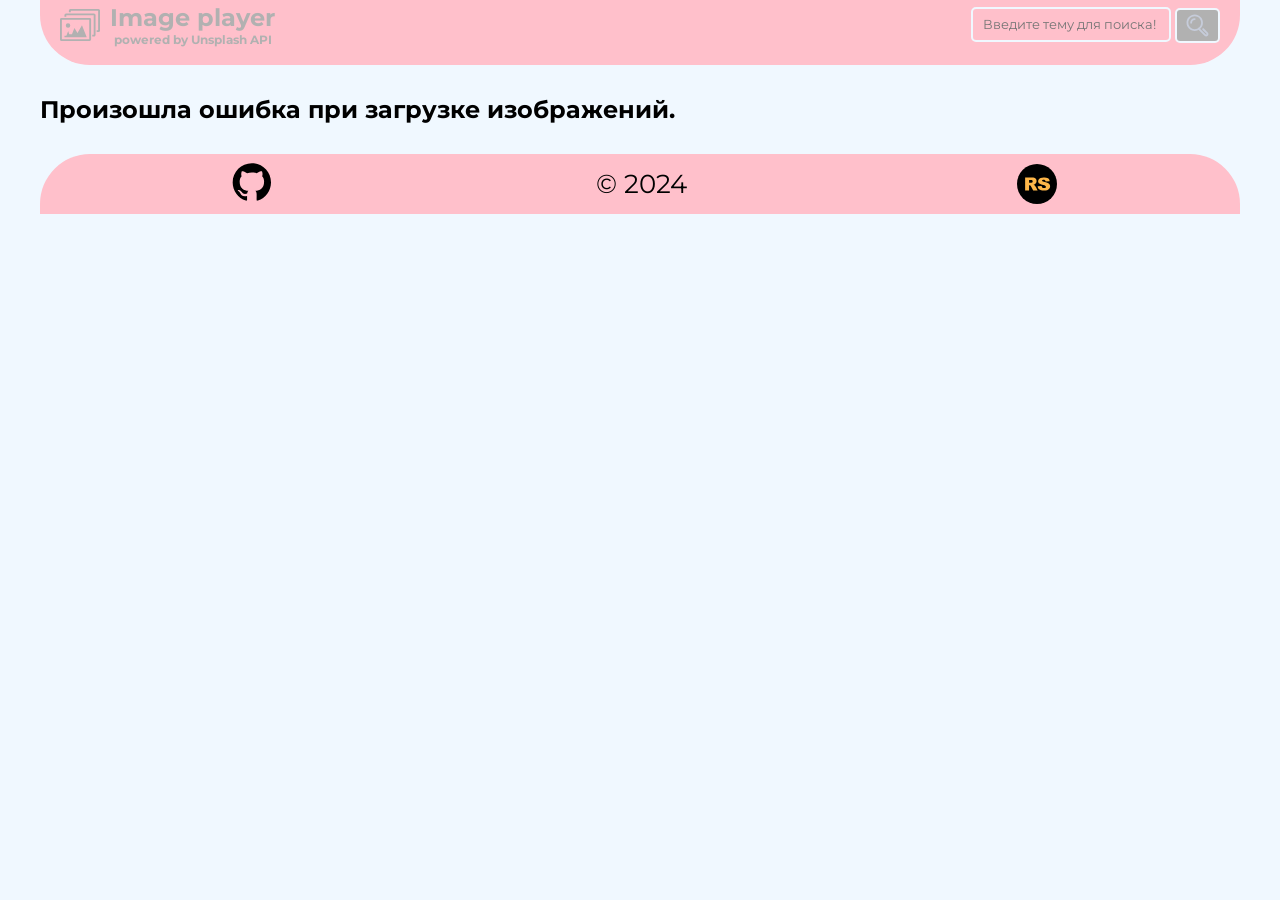
<file: image-gallery/index.html>
<!DOCTYPE html>
<html lang="en">
<head>
    <meta charset="UTF-8">
    <meta name="viewport" content="width=device-width, initial-scale=1.0">
    <meta http-equiv="X-UA-Compatible" content="ie=edge">

    <title>Image Gallery</title>
    <!--add favicon here -->
    <link rel="apple-touch-icon" sizes="180x180" href="assets/icons/favicon/apple-touch-icon.png">
    <link rel="icon" type="image/png" sizes="32x32" href="assets/icons/favicon/favicon-32x32.png">
    <link rel="icon" type="image/png" sizes="16x16" href="assets/icons/favicon/favicon-16x16.png">
    <!--add styles here -->
    <link rel="stylesheet" href="css/style.css">
</head>

<body>
    <header>
        <div class="container">
            <div class="header_wrapper">
                <div class="header_logo">
                    <div class="header_image">
                        <svg id="Layer_1" data-name="Layer 1" xmlns="http://www.w3.org/2000/svg" viewBox="0 0 122.88 98.27"><title>photos</title><path d="M4.84,27.31H90.76a4.77,4.77,0,0,1,3.4,1.41,4.84,4.84,0,0,1,1.41,3.4V93.47a4.75,4.75,0,0,1-1.41,3.39,1.36,1.36,0,0,1-.25.22,4.67,4.67,0,0,1-3.18,1.19H4.81A4.81,4.81,0,0,1,0,93.47V32.12a4.77,4.77,0,0,1,1.41-3.4,4.83,4.83,0,0,1,3.4-1.41ZM32.15,0h85.92a4.77,4.77,0,0,1,3.4,1.41,4.84,4.84,0,0,1,1.41,3.4V66.16a4.75,4.75,0,0,1-1.41,3.39,1.09,1.09,0,0,1-.25.22A4.67,4.67,0,0,1,118,71h-5.38V65.22h4.51V5.71H33.06v4.2H27.31V4.81a4.77,4.77,0,0,1,1.41-3.4A4.84,4.84,0,0,1,32.12,0ZM18.5,13.66h85.92a4.75,4.75,0,0,1,3.39,1.41,4.8,4.8,0,0,1,1.41,3.39V79.81a4.77,4.77,0,0,1-1.41,3.4,1.4,1.4,0,0,1-.25.22,4.67,4.67,0,0,1-3.18,1.19H99V78.88h4.51V19.37H19.4v4.2H13.65V18.46a4.81,4.81,0,0,1,4.81-4.8ZM24.68,44a6.9,6.9,0,1,1-6.89,6.89A6.89,6.89,0,0,1,24.68,44Zm29,29.59L67.49,49.71,82.14,86.77H13.77V82.18l5.74-.29,5.75-14.08,2.87,10.06h8.62l7.47-19.25L53.7,73.56ZM89.86,33H5.75V92.53H89.86V33Z"/></svg>
                    </div>
                    <div class="header_text">
                        <h1>Image player</h1>
                        <h2>powered by Unsplash API</h2>
                    </div>
                </div>
                <div class="header_search">
                    <label>
                        <input id="search_input" type="text"  placeholder="Введите тему для поиска!">
                    </label>
                    <button id="search_button">
                        <svg class="svg-icon" style="vertical-align: middle;fill: currentColor;overflow: hidden;" viewBox="0 0 1024 1024" version="1.1" xmlns="http://www.w3.org/2000/svg"><path d="M398.9 735.5c-185.4 0-336.3-150.9-336.3-336.3C62.7 213.9 213.5 63 398.9 63s336.2 150.9 336.2 336.2c0.1 185.4-150.8 336.3-336.2 336.3m0-597.8c-144.2 0-261.5 117.3-261.5 261.5s117.4 261.5 261.5 261.5c144.2 0 261.5-117.3 261.5-261.5 0.1-144.2-117.3-261.5-261.5-261.5" fill="#C6CCDA" /><path d="M865.9 959.6c-23.9 0-47.8-9.1-66-27.3L540.3 672.6c-14.6-14.6-14.6-38.3 0-52.8 14.6-14.6 38.2-14.6 52.8 0l259.6 259.7c7.4 7.4 19 7.4 26.4 0 3.7-3.7 5.5-8.1 5.5-13.2s-1.9-9.5-5.5-13.2L717.9 691.8c-14.6-14.6-14.6-38.2 0-52.8 14.6-14.6 38.2-14.6 52.8 0l161.2 161.2c17.7 17.7 27.4 41.1 27.4 66s-9.7 48.3-27.4 66c-18.2 18.2-42.1 27.4-66 27.4M249.5 436.6c-20.6 0-37.3-16.7-37.3-37.4 0-103 83.8-186.8 186.8-186.8 20.6 0 37.3 16.7 37.3 37.4 0 20.6-16.7 37.3-37.3 37.3-61.8 0-112.1 50.3-112.1 112.1 0 20.6-16.8 37.4-37.4 37.4" fill="#C6CCDA" /></svg>
                    </button>
                </div>
            </div>
        </div>
    </header>
    <section class="gallery">
        <div class="container">
            <div class="gallery_wrapper" id="gallery">
            </div>
        </div>
    </section>
    <footer>
        <div class="container">
            <div class="footer_wrapper">
                <div class="footer_github">
                    <a href="https://github.com/montaana01">
                        <span>&nbsp;</span>
                        <svg height="40" aria-hidden="true" viewBox="0 0 24 24" version="1.1" width="40" data-view-component="true">
                            <path d="M12.5.75C6.146.75 1 5.896 1 12.25c0 5.089 3.292 9.387 7.863 10.91.575.101.79-.244.79-.546 0-.273-.014-1.178-.014-2.142-2.889.532-3.636-.704-3.866-1.35-.13-.331-.69-1.352-1.18-1.625-.402-.216-.977-.748-.014-.762.906-.014 1.553.834 1.769 1.179 1.035 1.74 2.688 1.25 3.349.948.1-.747.402-1.25.733-1.538-2.559-.287-5.232-1.279-5.232-5.678 0-1.25.445-2.285 1.178-3.09-.115-.288-.517-1.467.115-3.048 0 0 .963-.302 3.163 1.179.92-.259 1.897-.388 2.875-.388.977 0 1.955.13 2.875.388 2.2-1.495 3.162-1.179 3.162-1.179.633 1.581.23 2.76.115 3.048.733.805 1.179 1.825 1.179 3.09 0 4.413-2.688 5.39-5.247 5.678.417.36.776 1.05.776 2.128 0 1.538-.014 2.774-.014 3.162 0 .302.216.662.79.547C20.709 21.637 24 17.324 24 12.25 24 5.896 18.854.75 12.5.75Z"></path>
                        </svg>
                    </a>
                </div>
                <div class="footer_copyright">
                    <a href="https://github.com/rolling-scopes-school/montaana01-JSFEPRESCHOOL2024Q2">© 2024</a>
                </div>
                <div class="footer_logo">
                    <a href="https://rs.school/courses/javascript-preschool-ru"><span>&nbsp;</span><img src="assets/icons/rss-logo.svg" alt="The Rolling Scopes School"></a>
                </div>
            </div>
        </div>
    </footer>
    <script src="js/script.js"></script>
</body>
</html>
</file>
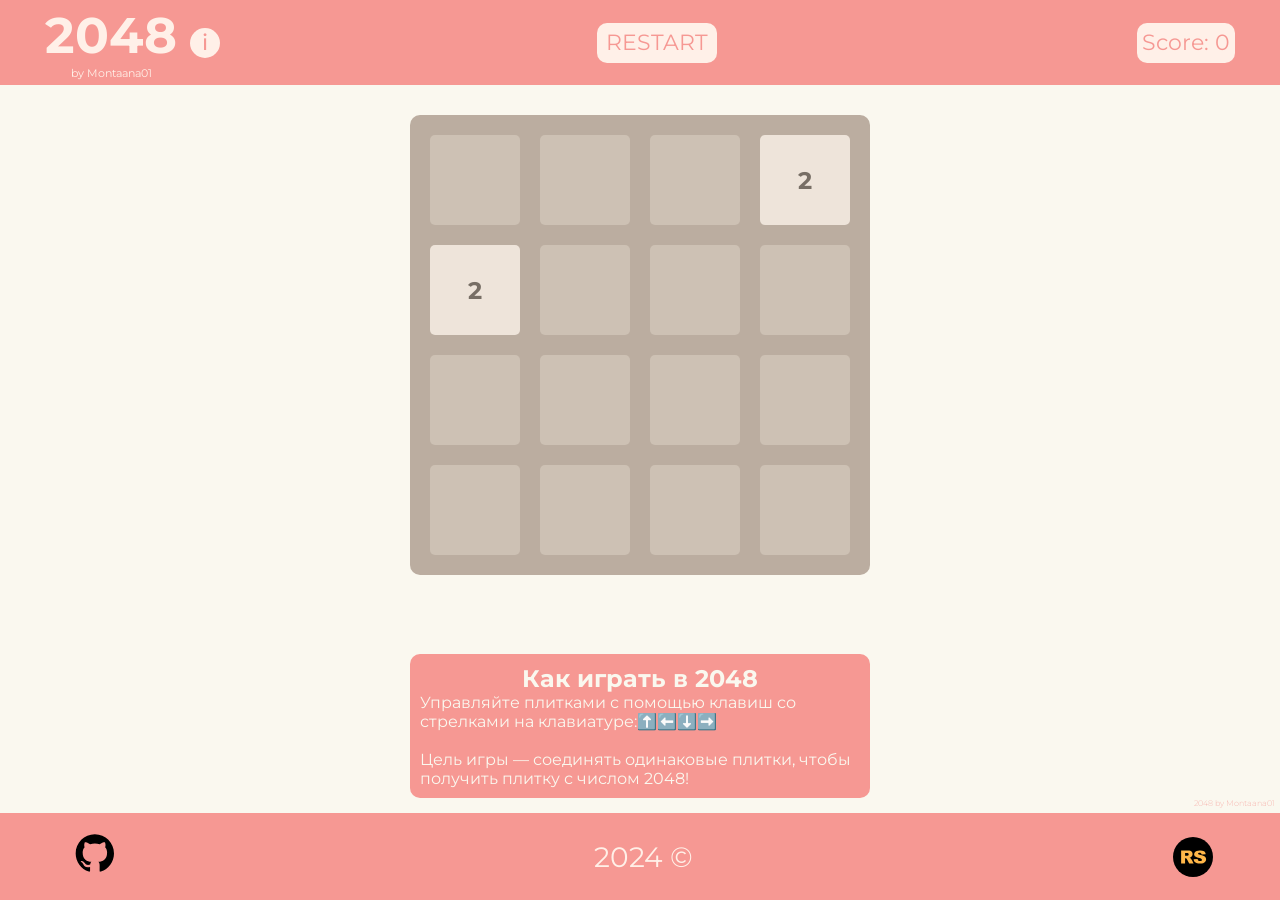
<file: random-game/index.html>
<!DOCTYPE html>
<html lang="en">
<head>
    <meta charset="UTF-8">
    <meta name="viewport" content="width=device-width, initial-scale=1.0">
    <meta http-equiv="X-UA-Compatible" content="ie=edge">
    <title>2048 Game</title>
    <!--add favicon here -->
    <link rel="apple-touch-icon" sizes="180x180" href="assets/icons/favicon/apple-touch-icon.png">
    <link rel="icon" type="image/png" sizes="32x32" href="assets/icons/favicon/favicon-32x32.png">
    <link rel="icon" type="image/png" sizes="16x16" href="assets/icons/favicon/favicon-16x16.png">
    <!--add styles here -->
    <link rel="stylesheet" href="css/style.css">
</head>
<body>
<header>
    <div class="header">
        <div class="container">
            <div class="header_wrapper">
                <a class="header_logo" href="pages/main">
                    <h1>2048</h1>
                    <h2>by Montaana01</h2>
                </a>
                <button class="header_info" id="info"><span>i</span></button>
                <button class="btn" id="restart">restart</button>
                <div class="header_score">
                    <p>Score:&nbsp;</p>
                    <div class="header_score_counter" id="score"></div>
                </div>
            </div>
        </div>
    </div>
</header>
<section class="game">
    <div class="container">
        <h2 class="game_description">2048 by Montaana01</h2>
        <div class="game_wrapper" id="wrapper">
            <div class="game_block"></div>
            <div class="game_block c2 active">2</div>
            <div class="game_block"></div>
            <div class="game_block"></div>
            <div class="game_block"></div>
            <div class="game_block"></div>
            <div class="game_block"></div>
            <div class="game_block"></div>
            <div class="game_block"></div>
            <div class="game_block"></div>
            <div class="game_block c256 active">256</div>
            <div class="game_block c512 active">512</div>
            <div class="game_block"></div>
            <div class="game_block"></div>
            <div class="game_block c16 active">16</div>
            <div class="game_block c4 active">4</div>
        </div>
        <div class="game_controls">
            <div class="up btn" id="up">&#8679;</div>
            <div class="game_controls-sides">
                <div class="left btn" id="left">&#8678;</div>
                <div class="right btn" id="right">&#8680;</div>
            </div>
            <div class="down btn" id="down">&#8681;</div>
        </div>
        <div class="game_modal" id="modal">
            <div class="game_modal_wrapper" id="modal_wrapper">
                <span class="game_modal_wrapper_close-button" id="close">&times;</span>
                <h2>GAME OVER!</h2>
                <div class="game_modal_wrapper_high-score">
                    <h3>Your score: <span id="modal_score">0</span></h3>
                </div>
                <table class="game_modal_wrapper_stats">
                        <tr>
                            <td>Count moves:</td>
                            <td><span id="count_moves">0</span></td>
                        </tr>
                        <tr>
                            <td>Total time:</td>
                            <td><span id="spent_time">00:00</span></td>
                        </tr>
                        <tr>
                            <td>High scores:</td>
                            <td><span id="high_score">0</span></td>
                        </tr>
                    </table>
                <h3 id="h3">Top 10 High Scores:</h3>
                <table id="top_table">
                    <thead>
                    <tr>
                        <th>№</th>
                        <th>Score</th>
                        <th>Date</th>
                        <th>Moves</th>
                    </tr>
                    </thead>
                    <tbody>
                    </tbody>
                </table>
                <button id="restart_modal" class="btn">RESTART</button>
            </div>
        </div>
        <div class="game_popup">
            <div class="game_popup_wrapper">
                <h2>Как играть в 2048</h2>
                <p>Управляйте плитками с помощью клавиш со стрелками на клавиатуре:⬆️⬅️⬇️➡️</p><br>
                <p>Цель игры — соединять одинаковые плитки, чтобы получить плитку с числом 2048!</p>
            </div>
        </div>
    </div>
</section>
<footer>
    <div class="footer">
        <div class="container">
            <div class="footer_wrapper">
                <div class="footer_github">
                    <a href="https://github.com/montaana01">
                        <span>&nbsp;</span>
                        <svg height="40" aria-hidden="true" viewBox="0 0 24 24" version="1.1" width="40" data-view-component="true" class="octicon octicon-mark-github v-align-middle color-fg-default">
                            <path d="M12.5.75C6.146.75 1 5.896 1 12.25c0 5.089 3.292 9.387 7.863 10.91.575.101.79-.244.79-.546 0-.273-.014-1.178-.014-2.142-2.889.532-3.636-.704-3.866-1.35-.13-.331-.69-1.352-1.18-1.625-.402-.216-.977-.748-.014-.762.906-.014 1.553.834 1.769 1.179 1.035 1.74 2.688 1.25 3.349.948.1-.747.402-1.25.733-1.538-2.559-.287-5.232-1.279-5.232-5.678 0-1.25.445-2.285 1.178-3.09-.115-.288-.517-1.467.115-3.048 0 0 .963-.302 3.163 1.179.92-.259 1.897-.388 2.875-.388.977 0 1.955.13 2.875.388 2.2-1.495 3.162-1.179 3.162-1.179.633 1.581.23 2.76.115 3.048.733.805 1.179 1.825 1.179 3.09 0 4.413-2.688 5.39-5.247 5.678.417.36.776 1.05.776 2.128 0 1.538-.014 2.774-.014 3.162 0 .302.216.662.79.547C20.709 21.637 24 17.324 24 12.25 24 5.896 18.854.75 12.5.75Z"></path>
                        </svg>
                    </a>
                </div>
                <div class="footer_copyright">
                    <a href="https://github.com/rolling-scopes-school/montaana01-JSFEPRESCHOOL2024Q2">2024 ©</a>
                </div>
                <div class="footer_logo">
                    <a href="https://rs.school/courses/javascript-preschool-ru"><img src="assets/icons/rss-logo.svg" alt="The Rolling Scopes School"><span>&nbsp;</span></a>
                </div>
            </div>
        </div>
    </div>
</footer>
<script src="js/script.js"></script>
</body>
</html>
</file>
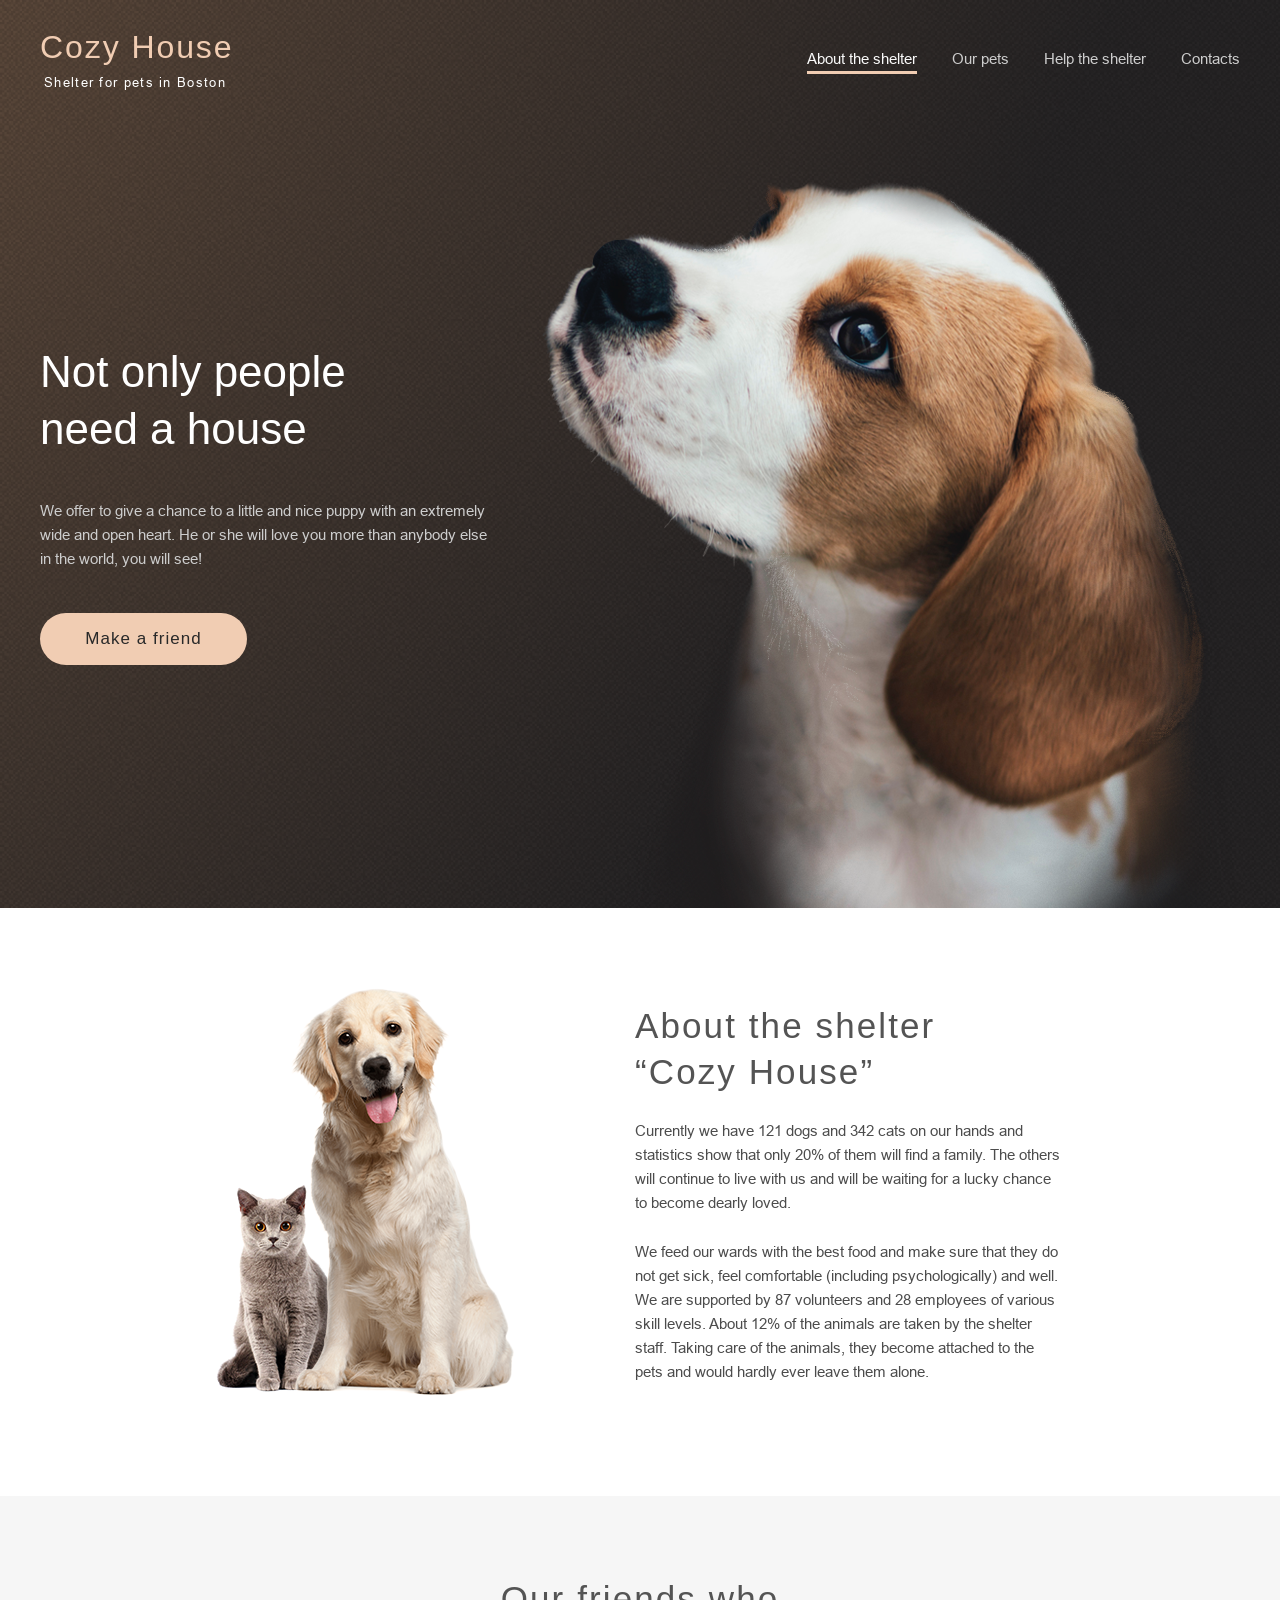
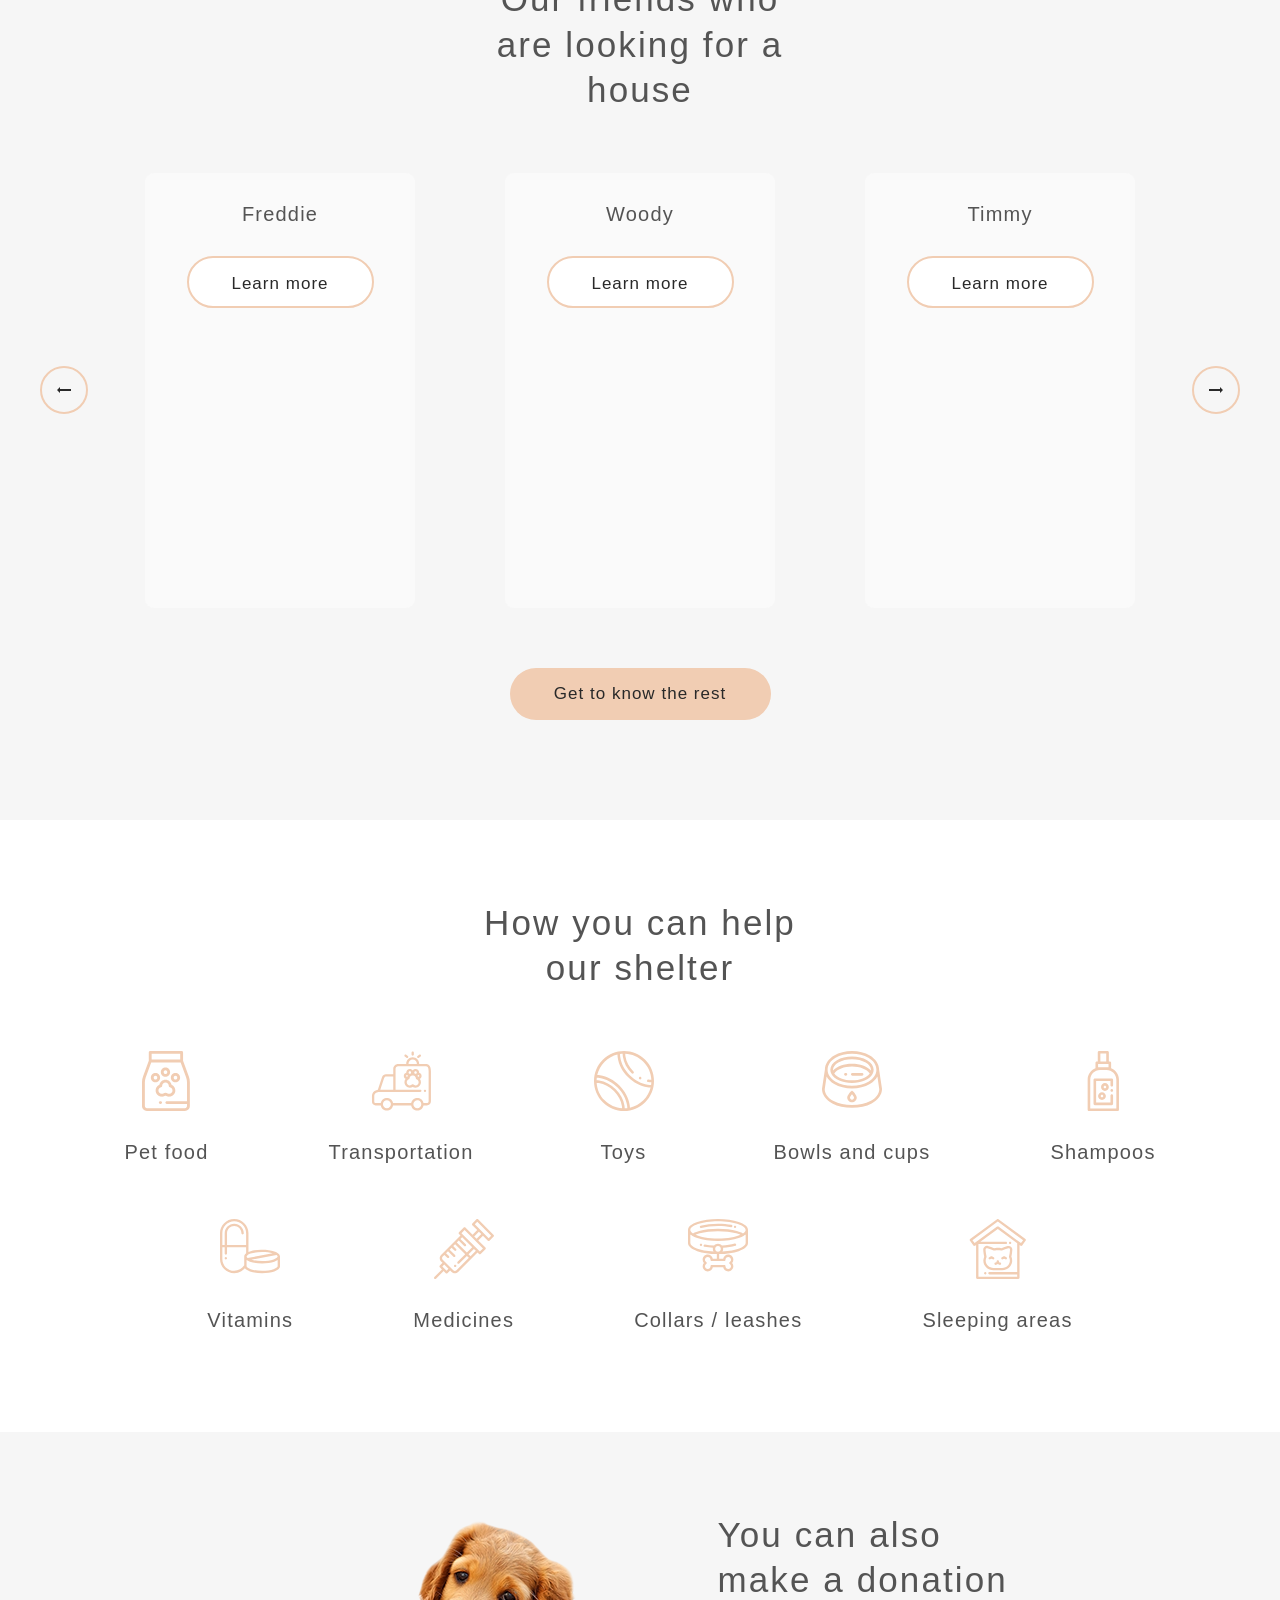
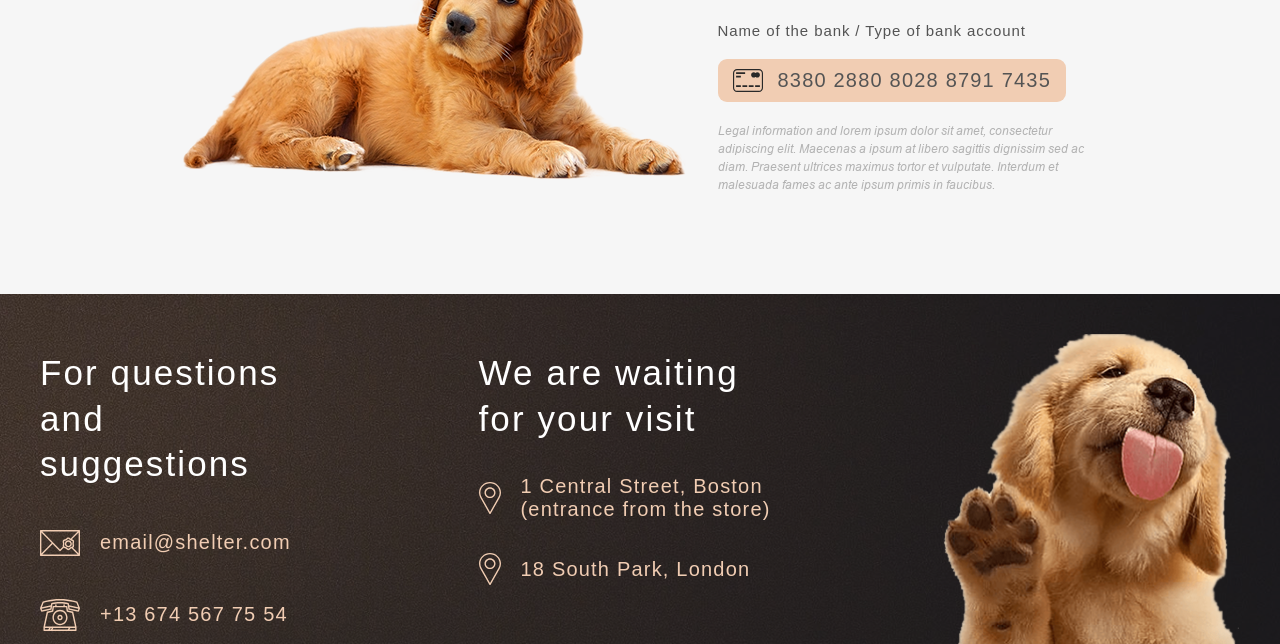
<file: shelter/index.html>
<!DOCTYPE html>
<html lang="en">
<head>
    <meta charset="UTF-8">
    <meta name="viewport" content="width=device-width, initial-scale=1.0">
    <meta http-equiv="X-UA-Compatible" content="ie=edge">
    <title>Cozy House</title>
    <!--favicon from logo -->
    <link rel="apple-touch-icon" sizes="180x180" href="assets/icons/apple-touch-icon.png">
    <link rel="icon" type="image/png" sizes="32x32" href="assets/icons/favicon-32x32.png">
    <link rel="icon" type="image/png" sizes="16x16" href="assets/icons/favicon-16x16.png">
    <meta name="msapplication-TileColor" content="#da532c">
    <meta name="theme-color" content="#ffffff">
    <!--favicon from logo end -->
    <link rel="stylesheet" href="style.css">
</head>
<body>
    <header id="overflow" class="overflow">
        <div class="container">
            <div class="header_wrapper">
                <div class="header_logo">
                    <a href="#" class="link">
                        <h1 class="header_title title">Cozy House</h1>
                        <div class="header_subtitle subtitle">Shelter for pets in Boston</div>
                    </a>
                </div>
                <div class="header_container" id="header_container">
                    <div class="header_overlay" id="header_overlay"></div>
                    <nav class="header_navigation" id="header_navigation">
                        <ul>
                            <li class="nav_item active">About the shelter</li>
                            <li class="nav_item link"><a href="pages/pets/pets.html">Our pets</a></li>
                            <li class="nav_item link"><a href="#help">Help the shelter</a></li>
                            <li class="nav_item link"><a href="#contacts">Contacts</a></li>
                        </ul>
                    </nav>
                </div>
                <div class="header_hamburger" id="header_hamburger">
                    <span></span>
                    <span></span>
                    <span></span>
                </div>
            </div>
        </div>
    </header>
    <main>
        <section class="not_only">
            <div class="container">
                <div class="not_only_wrapper">
                    <div class="not_only_wrapper-item">
                        <h2>Not only people need a house</h2>
                        <p class="l">We offer to give a chance to a little and nice
                            puppy with an extremely wide and open heart.
                            He or she will love you more than anybody else in the world, you will see!
                        </p>
                        <a class="not_only_button button" href="#our_pets">Make a friend</a>
                    </div>
                    <div class="not_only_wrapper-item">
                        <img src="assets/images/start-screen-puppy.png" alt="Puppy Start Screen">
                    </div>
                </div>
            </div>
        </section>
        <section class="about">
            <div class="container">
                <div class="about_wrapper">
                    <div class="about_picture">
                        <img src="assets/images/about-pets.png" alt="About Our Pets">
                    </div>
                    <div class="about_textarea">
                        <h3>About the shelter <br> “Cozy House”</h3>
                        <p class="l">Currently we have 121 dogs and 342 cats
                            on our hands and statistics show that only 20% of
                            them will find a family. The others will continue
                            to live with us and will be waiting for a lucky
                            chance to become dearly loved.
                        </p>
                        <p class="l">We feed our wards with the best food and
                            make sure that they do not get sick, feel comfortable
                            (including psychologically) and well. We are supported
                            by 87 volunteers and 28 employees of various skill levels.
                            About 12% of the animals are taken by the shelter staff.
                            Taking care of the animals, they become attached to the
                            pets and would hardly ever leave them alone.</p>
                    </div>
                </div>
            </div>
        </section>
        <section class="pets" id="our_pets">
            <div class="container">
                <h3 class="pets_header">Our friends who<br>
                    are looking for a house
                </h3>
                <div class="pets_carousel">
                    <div class="pets_arrows">
                        <div class="pets_arrow" id="pets_arrow-left">
                            <svg width="14" height="6" viewBox="0 0 14 6" fill="none" xmlns="http://www.w3.org/2000/svg">
                                <path d="M14 2V4H3V6L0 3L3 0V2H14Z" fill="#292929" />
                            </svg>
                        </div>
                        <div class="pets_arrow" id="pets_arrow-right">
                            <svg width="14" height="6" viewBox="0 0 14 6" fill="none" xmlns="http://www.w3.org/2000/svg">
                                <path d="M0 4V2L11 2V0L14 3L11 6V4L0 4Z" fill="#292929" />
                            </svg>
                        </div>
                    </div>
                    <div class="pets_wrapper">
                    </div>
                    <div class="pets_popup" id="pets_popup">
                        <div class="pets_popup-overlay pets_popup-hidden" id="pets_overlay"></div>
                        <div class="pets_popup-card pets_popup-hidden" id="pets_card">
                            <div class="pets_popup-card_close" id="pets_close">
                                <svg width="12" height="12" viewBox="0 0 12 12" fill="none" xmlns="http://www.w3.org/2000/svg">
                                    <path fill-rule="evenodd" clip-rule="evenodd" d="M7.42618 6.00003L11.7046 1.72158C12.0985 1.32775 12.0985 0.689213 11.7046 0.295433C11.3108 -0.0984027 10.6723 -0.0984027 10.2785 0.295433L5.99998 4.57394L1.72148 0.295377C1.32765 -0.098459 0.68917 -0.098459 0.295334 0.295377C-0.0984448 0.689213 -0.0984448 1.32775 0.295334 1.72153L4.57383 5.99997L0.295334 10.2785C-0.0984448 10.6723 -0.0984448 11.3108 0.295334 11.7046C0.68917 12.0985 1.32765 12.0985 1.72148 11.7046L5.99998 7.42612L10.2785 11.7046C10.6723 12.0985 11.3108 12.0985 11.7046 11.7046C12.0985 11.3108 12.0985 10.6723 11.7046 10.2785L7.42618 6.00003Z" fill="#292929" />
                                </svg>
                            </div>
                            <div class="pets_popup-card_wrapper">
                                <div class="pets_popup-card_img">
                                    <img src="assets/images/carousel/charly.png" alt="Charly">
                                </div>
                                <div class="pets_popup-card_text">
                                    <h3>Charly</h3>
                                    <div class="pets_popup-card_type">
                                        <div id="type">Dog</div>
                                        <div>-</div>
                                        <div id="breed">Jack Russell Terrier</div>
                                    </div>
                                    <div class="pets_popup-card_descr">
                                        <p class="l">
                                            This cute boy, Charly, is three years old and he likes adults and kids. He isn’t fond of many other dogs, so he might do best in a single dog home. Charly has lots of energy, and loves to run and play. We think a fenced yard would make him very happy.
                                        </p>
                                    </div>
                                    <ul class="pets_popup-card_detailed">
                                        <li id="age"><p class="l"><b>Age: </b>8 years</p></li>
                                        <li id="inoculations"><p class="l"><b>Inoculations: </b>bordetella bronchiseptica, leptospirosis</p></li>
                                        <li id="diseases"><p class="l"><b>Diseases: </b>deafness , blindness</p></li>
                                        <li id="parasites"><p class="l"><b>Parasites: </b>lice, fleas</p></li>
                                    </ul>
                                </div>
                            </div>
                        </div>
                    </div>
                </div>
                <a href="pages/pets/pets.html" class="button pets_button">Get to know the rest</a>
            </div>
        </section>
        <section class="help" id="help">
            <div class="container">
                <h3 class="help_title">
                    How you can help<br>our shelter
                </h3>
                <div class="help_wrapper">
                    <div class="help_wrapper-item">
                        <div class="help_wrapper-item_image">
                            <svg width="48" height="60" viewBox="0 0 48 60" fill="none" xmlns="http://www.w3.org/2000/svg">
                                <path d="M46.8264 25.4978L41.0714 9.7473V1.42852C41.0714 0.639609 40.4317 0 39.6429 0H8.21438C7.42547 0 6.78586 0.639727 6.78586 1.42852V9.74719L1.03067 25.4978C0.347802 27.3636 -0.00108287 29.335 2.52475e-06 31.3219V55.0765C2.52475e-06 57.7913 2.20863 60 4.92352 60H42.9335C45.6484 60 47.857 57.7913 47.857 55.0765V31.3219C47.857 29.329 47.5103 27.3694 46.8264 25.4978ZM9.64278 2.85715H38.2143V8.57145H9.64278V2.85715ZM45 50.1321H24.8363C24.0473 50.1321 23.4077 50.7718 23.4077 51.5606C23.4077 52.3495 24.0475 52.9891 24.8363 52.9891H45V55.0763C45 56.2157 44.073 57.1427 42.9335 57.1427H4.92352C3.7841 57.1427 2.85715 56.2158 2.85715 55.0763V31.3219C2.85627 29.6695 3.1464 28.03 3.71426 26.4783L9.21328 11.4286H38.6438L44.1428 26.4783C44.7106 28.03 45.0008 29.6695 44.9999 31.3219L45 50.1321Z" fill="#F1CDB3" />
                                <path d="M29.5455 33.805C29.079 30.8772 26.5363 28.632 23.479 28.632C20.4217 28.632 17.879 30.8772 17.4126 33.805C14.9956 34.7989 13.4142 37.2756 13.6184 39.9659C13.8461 42.9637 16.2791 45.392 19.2775 45.6148C20.4356 45.7011 21.5857 45.4628 22.6036 44.9259C23.16 44.6328 23.7982 44.6326 24.3542 44.926C25.237 45.3908 26.2199 45.6331 27.2176 45.632C27.3714 45.632 27.526 45.6263 27.6802 45.6149C30.6788 45.3923 33.1117 42.9638 33.3395 39.966C33.5438 37.2756 31.9624 34.7989 29.5455 33.805ZM30.4906 39.7495C30.369 41.35 29.07 42.6466 27.4688 42.7655C26.8462 42.8126 26.2299 42.6851 25.6872 42.3986C25.0066 42.0394 24.2487 41.8517 23.4791 41.8517C22.7096 41.8517 21.9516 42.0394 21.2711 42.3986C20.7284 42.6849 20.1134 42.8123 19.4894 42.7655C17.8882 42.6467 16.5891 41.3501 16.4677 39.7495C16.3429 38.1062 17.4581 36.6124 19.0616 36.2746C19.3873 36.206 19.6788 36.0259 19.8858 35.7653C20.0929 35.5047 20.2024 35.18 20.1956 34.8473L20.1933 34.775C20.1933 32.9632 21.6672 31.4893 23.479 31.4893C25.2908 31.4893 26.7647 32.9632 26.7647 34.7698L26.7625 34.8473C26.7556 35.1801 26.8651 35.5048 27.0722 35.7654C27.2792 36.026 27.5708 36.2061 27.8965 36.2746C29.5002 36.6124 30.6154 38.1062 30.4906 39.7495Z" fill="#F1CDB3" />
                                <path d="M23.4791 25.7751C26.0393 25.7751 28.122 23.6924 28.122 21.1322C28.122 18.572 26.0393 16.4893 23.4791 16.4893C20.9189 16.4893 18.8363 18.5721 18.8363 21.1322C18.8363 23.6923 20.9191 25.7751 23.4791 25.7751ZM23.4791 19.3465C24.4638 19.3465 25.2648 20.1475 25.2648 21.1322C25.2648 22.1169 24.4638 22.9179 23.4791 22.9179C22.4944 22.9179 21.6934 22.1169 21.6934 21.1322C21.6934 20.1475 22.4945 19.3465 23.4791 19.3465Z" fill="#F1CDB3" />
                                <path d="M18.122 26.6561C18.122 24.0959 16.0392 22.0132 13.4791 22.0132C10.9191 22.0132 8.83629 24.096 8.83629 26.6561C8.83629 29.2162 10.919 31.2989 13.4791 31.2989C16.0393 31.2989 18.122 29.2162 18.122 26.6561ZM13.4791 28.4418C12.4944 28.4418 11.6934 27.6408 11.6934 26.6561C11.6934 25.6714 12.4944 24.8704 13.4791 24.8704C14.4639 24.8704 15.2649 25.6714 15.2649 26.6561C15.2649 27.6408 14.4638 28.4418 13.4791 28.4418Z" fill="#F1CDB3" />
                                <path d="M33.4791 22.0131C30.9189 22.0131 28.8362 24.0959 28.8362 26.656C28.8362 29.216 30.9191 31.2988 33.4791 31.2988C36.0393 31.2988 38.1219 29.2162 38.1219 26.656C38.1219 24.0958 36.0393 22.0131 33.4791 22.0131ZM33.4791 28.4418C32.4944 28.4418 31.6934 27.6408 31.6934 26.6561C31.6934 25.6714 32.4945 24.8704 33.4791 24.8704C34.4638 24.8704 35.2648 25.6714 35.2648 26.6561C35.2648 27.6408 34.4638 28.4418 33.4791 28.4418Z" fill="#F1CDB3" />
                                <path d="M18.6219 50.1322H18.275C17.4861 50.1322 16.8465 50.7719 16.8465 51.5607C16.8465 52.3496 17.4863 52.9892 18.275 52.9892H18.6219C19.4108 52.9892 20.0504 52.3495 20.0504 51.5607C20.0506 50.7719 19.4109 50.1322 18.6219 50.1322Z" fill="#F1CDB3" />
                            </svg>
                        </div>
                        <h4 class="help_wrapper-item_text">Pet food</h4>
                    </div>
                    <div class="help_wrapper-item">
                        <div class="help_wrapper-item_image">
                            <svg width="61" height="60" viewBox="0 0 61 60" fill="none" xmlns="http://www.w3.org/2000/svg">
                                <path d="M56.0044 12.7115H48.9814V12.5095C48.9814 8.87665 46.026 5.92118 42.3932 5.92118C38.7603 5.92118 35.8049 8.87665 35.8049 12.5095V12.7115H27.5571C24.8414 12.7115 22.6321 14.9209 22.6321 17.6365V23.2009H15.2458C13.4838 23.2009 11.9176 24.2562 11.2558 25.8893C11.2462 25.9133 11.2373 25.9375 11.2291 25.962L6.96808 38.8689C6.9294 38.8919 6.88007 38.9191 6.81866 38.9498C6.57503 39.0714 6.11929 39.2568 5.33507 39.4484C4.09062 39.7499 2.9839 40.4616 2.19323 41.4688C1.40255 42.4759 0.973964 43.72 0.976513 45.0004V51.0987C0.976513 53.1406 2.63765 54.8018 4.67952 54.8018L9.90374 54.802C10.4553 57.7562 13.0514 59.9999 16.1632 59.9999C19.2749 59.9999 21.8709 57.7561 22.4226 54.8021L40.8472 54.8024C41.3989 57.7564 43.9949 59.9999 47.1066 59.9999C50.2181 59.9999 52.8141 57.7565 53.3659 54.8026L56.6836 54.8027C59.2232 54.8027 60.9294 53.0963 60.9294 50.5568V20.08C60.9294 13.4295 57.4851 12.7115 56.0044 12.7115ZM38.1486 12.5095C38.1486 10.169 40.0527 8.26493 42.3932 8.26493C44.7336 8.26493 46.6377 10.169 46.6377 12.5095V12.7115H38.1486V12.5095ZM13.4413 26.7379C13.591 26.3833 13.8422 26.0809 14.1632 25.8686C14.4842 25.6563 14.8609 25.5436 15.2457 25.5447H22.6319V38.8266H9.45022L13.4413 26.7379ZM16.1632 57.6562C13.9435 57.6562 12.1377 55.8504 12.1377 53.6307C12.1377 53.6033 12.1392 53.5762 12.1398 53.5488C12.1406 53.5069 12.1408 53.465 12.143 53.4234C12.1433 53.4168 12.1441 53.4104 12.1445 53.4038C12.2626 51.2894 14.02 49.6052 16.1632 49.6052C18.1026 49.6052 19.7262 50.9841 20.105 52.8129L20.1067 52.82C20.1194 52.882 20.1305 52.9445 20.1403 53.0076L20.1422 53.018C20.1492 53.0638 20.1544 53.1101 20.1598 53.1564C20.1622 53.1775 20.1656 53.1983 20.1677 53.2194C20.1714 53.2554 20.1734 53.2921 20.176 53.3285C20.1784 53.3602 20.1817 53.3916 20.1833 53.4235C20.185 53.4563 20.185 53.4896 20.1858 53.5226C20.1867 53.5586 20.1885 53.5944 20.1885 53.6306C20.1887 55.8504 18.3828 57.6562 16.1632 57.6562ZM47.1066 57.6562C44.8869 57.6562 43.081 55.8504 43.081 53.6307C43.081 53.5783 43.083 53.5263 43.085 53.4743C43.0856 53.4576 43.0855 53.4405 43.0863 53.4238C43.0883 53.3852 43.0921 53.3471 43.0951 53.3088C43.0975 53.2791 43.0989 53.2491 43.1019 53.2196C43.1032 53.207 43.1053 53.1947 43.1066 53.1823C43.1202 53.06 43.1386 52.939 43.163 52.8203C43.1637 52.8168 43.1646 52.8134 43.1654 52.8099C43.5455 50.9826 45.168 49.6053 47.1066 49.6053C47.6614 49.6053 48.1905 49.7181 48.6719 49.9222C50.1163 50.5341 51.1319 51.966 51.1319 53.6308C51.1319 55.8504 49.3262 57.6562 47.1066 57.6562ZM56.6836 52.4588L53.3678 52.4587C53.3639 52.4379 53.3589 52.4175 53.3548 52.3968C53.3272 52.2591 53.2954 52.1222 53.2595 51.9864C53.2435 51.927 53.2267 51.8679 53.209 51.809C53.198 51.7724 53.1872 51.7358 53.1757 51.6994C53.156 51.6382 53.1353 51.5772 53.1137 51.5166C53.1022 51.4842 53.0913 51.4513 53.0793 51.4191C53.0531 51.3492 53.0257 51.2799 52.997 51.211C52.988 51.1892 52.9798 51.1669 52.9705 51.1452C52.9318 51.0542 52.891 50.9641 52.8482 50.875C52.8428 50.8639 52.8369 50.8532 52.8315 50.8422C52.7941 50.7656 52.7552 50.6897 52.7148 50.6146C52.6999 50.5871 52.6841 50.5602 52.6689 50.5329C52.6367 50.4749 52.6036 50.4175 52.5696 50.3606C52.5511 50.3297 52.5319 50.2995 52.5128 50.2689C52.4605 50.1846 52.4061 50.1016 52.3495 50.0201C52.2939 49.9395 52.2365 49.8602 52.1773 49.7821C52.1403 49.7337 52.1026 49.6858 52.0643 49.6385C52.0414 49.6102 52.0189 49.5819 51.9956 49.554C51.9539 49.5043 51.9114 49.4553 51.8682 49.4069C51.8469 49.383 51.8262 49.3585 51.8045 49.3349C51.7507 49.2763 51.6958 49.2188 51.6398 49.1623C51.6278 49.1501 51.6163 49.1374 51.6041 49.1253C51.535 49.0563 51.4644 48.989 51.3922 48.9233C51.3769 48.9092 51.3608 48.896 51.3452 48.882C51.2887 48.8315 51.2316 48.7815 51.1732 48.7329C51.1476 48.7116 51.1213 48.6912 51.0954 48.6704C51.046 48.6304 50.996 48.5911 50.9455 48.5525C50.9157 48.53 50.8856 48.5081 50.8555 48.4861C50.7281 48.3927 50.5972 48.3043 50.463 48.221C50.4302 48.2004 50.3973 48.1802 50.364 48.1602C50.3121 48.1292 50.2596 48.0993 50.2068 48.0698C50.1743 48.0516 50.1419 48.0331 50.1091 48.0155C50.0517 47.9847 49.9935 47.9553 49.935 47.9262C49.9059 47.9117 49.8772 47.8966 49.8479 47.8826C49.7713 47.8461 49.694 47.8111 49.616 47.7776C49.6041 47.7725 49.5923 47.7667 49.5803 47.7616C49.4896 47.7233 49.398 47.6871 49.3056 47.6531C49.2792 47.6433 49.2524 47.6348 49.2258 47.6254C49.1594 47.602 49.093 47.5789 49.0257 47.5575C48.9905 47.5464 48.9548 47.5363 48.9193 47.5258C48.8597 47.5081 48.7999 47.4906 48.7396 47.4746C48.7009 47.4643 48.662 47.4549 48.623 47.4453C48.5245 47.421 48.4254 47.3992 48.3259 47.3798C48.2669 47.3684 48.2078 47.3578 48.1485 47.348C48.1078 47.3413 48.0671 47.3345 48.0262 47.3287C47.9646 47.3199 47.9028 47.3121 47.841 47.3051C47.8017 47.3006 47.7626 47.2956 47.7231 47.2919C47.6545 47.2856 47.5859 47.2803 47.5172 47.2762C47.4835 47.2741 47.4503 47.271 47.4165 47.2694C47.3132 47.2643 47.2098 47.2617 47.1064 47.2615C47.0025 47.2615 46.8991 47.2645 46.7964 47.2694C46.7626 47.271 46.7292 47.2741 46.6956 47.2762C46.6268 47.2806 46.5581 47.2853 46.4899 47.2919C46.4503 47.2958 46.4112 47.3007 46.3718 47.3052C46.3099 47.3124 46.2482 47.3199 46.1869 47.3288C46.1459 47.3348 46.105 47.3415 46.0642 47.3483C45.9641 47.3649 45.8644 47.3838 45.7651 47.4049C45.7068 47.4175 45.6486 47.431 45.5906 47.4453C45.5512 47.4549 45.512 47.4645 45.473 47.4748C45.4132 47.4906 45.354 47.5079 45.295 47.5254C45.2589 47.5362 45.2225 47.5464 45.1867 47.5578C45.121 47.5788 45.0556 47.601 44.9906 47.6242C44.9627 47.6341 44.9345 47.6431 44.9067 47.6534C44.8146 47.6874 44.7234 47.7233 44.6334 47.7613C44.6185 47.7677 44.604 47.7747 44.5891 47.7812C44.514 47.8136 44.4395 47.847 44.3659 47.8822C44.3348 47.897 44.3045 47.913 44.2737 47.9283C44.2172 47.9566 44.1607 47.9849 44.1051 48.0147C44.0708 48.0331 44.0369 48.0524 44.003 48.0715C43.9518 48.1001 43.901 48.1293 43.8506 48.1592C43.7321 48.2304 43.6158 48.3051 43.5019 48.3833C43.4545 48.416 43.4076 48.4494 43.3611 48.4835C43.3291 48.5068 43.297 48.53 43.2655 48.5539C43.2173 48.5904 43.1701 48.6281 43.123 48.6659C43.0946 48.6888 43.0659 48.711 43.0379 48.7343C42.9838 48.7795 42.9308 48.826 42.8782 48.8727C42.8586 48.8901 42.8386 48.9069 42.8193 48.9244C42.7481 48.9892 42.6785 49.0556 42.6104 49.1235C42.5932 49.1406 42.5769 49.1587 42.5598 49.176C42.5093 49.2276 42.4591 49.2795 42.4103 49.3328C42.3859 49.3595 42.3623 49.387 42.3384 49.414C42.2982 49.4594 42.2583 49.5049 42.2194 49.5514C42.1941 49.5817 42.1694 49.6126 42.1447 49.6434C42.1086 49.6881 42.073 49.7331 42.0381 49.7788C41.9544 49.889 41.8742 50.0018 41.7975 50.1169C41.7655 50.165 41.7346 50.2137 41.704 50.2627C41.683 50.2962 41.6618 50.3296 41.6415 50.3635C41.6099 50.4161 41.5796 50.4695 41.5496 50.5232C41.5321 50.5545 41.5139 50.5854 41.4968 50.6172C41.4607 50.684 41.4264 50.752 41.3927 50.8202C41.3832 50.8394 41.373 50.858 41.3638 50.8774C41.3216 50.965 41.2815 51.0536 41.2434 51.143C41.2318 51.1703 41.2214 51.1982 41.2102 51.2258C41.1843 51.2889 41.1587 51.3523 41.1348 51.4165C41.1214 51.4524 41.1094 51.4887 41.0966 51.5247C41.0764 51.5817 41.057 51.6389 41.0384 51.6964C41.0258 51.7355 41.0142 51.7751 41.0024 51.8146C40.9736 51.911 40.9471 52.008 40.923 52.1056C40.9091 52.162 40.8961 52.2187 40.8837 52.2758C40.8746 52.3171 40.8657 52.3585 40.8575 52.4001C40.8537 52.4198 40.8489 52.4391 40.8452 52.4588L22.4241 52.4585C22.4202 52.4382 22.4154 52.4181 22.4114 52.3979C22.4035 52.3578 22.3949 52.3181 22.3863 52.2783C22.3523 52.1215 22.3122 51.9659 22.2662 51.8122C22.2548 51.774 22.2435 51.7358 22.2314 51.6978C22.2124 51.6389 22.1926 51.5804 22.1719 51.5221C22.1596 51.4872 22.1477 51.452 22.1348 51.4174C22.1104 51.3522 22.0848 51.2875 22.0581 51.2232C22.0473 51.1967 22.0372 51.1697 22.026 51.1435C21.9878 51.0538 21.9476 50.965 21.9053 50.8771C21.8967 50.8594 21.8873 50.8423 21.8787 50.8247C21.8444 50.7548 21.8089 50.6855 21.772 50.6169C21.7554 50.5859 21.7376 50.5556 21.7203 50.525C21.6899 50.4707 21.6593 50.4166 21.6273 50.3634C21.6071 50.3297 21.5862 50.2968 21.5654 50.2636C21.5347 50.2143 21.5034 50.1654 21.4713 50.1169C21.3946 50.0019 21.3144 49.8893 21.2309 49.7792C21.196 49.7335 21.1604 49.6885 21.1243 49.6438C21.0995 49.613 21.0748 49.582 21.0494 49.5516C21.0105 49.5055 20.971 49.4598 20.9309 49.4147C20.9067 49.3876 20.883 49.3599 20.8585 49.3331C20.8103 49.2803 20.7606 49.2289 20.7105 49.1778C20.693 49.1599 20.6762 49.1413 20.6584 49.1238C20.5904 49.0559 20.5209 48.9897 20.4499 48.925C20.4302 48.907 20.4096 48.89 20.3897 48.8722C20.3376 48.8255 20.2848 48.7798 20.2312 48.7349C20.2029 48.7114 20.1738 48.6888 20.1451 48.6657C20.0985 48.6282 20.0516 48.5908 20.0038 48.5546C19.972 48.5304 19.9397 48.5071 19.9075 48.4836C19.8612 48.4497 19.8145 48.4165 19.7674 48.3838C19.6868 48.3285 19.6049 48.2749 19.5219 48.2232C19.4875 48.2016 19.4528 48.1803 19.418 48.1594C19.3679 48.1296 19.3174 48.1006 19.2666 48.0722C19.2323 48.053 19.1982 48.0336 19.1635 48.0151C19.1082 47.9856 19.0525 47.957 18.9963 47.9293C18.9651 47.9137 18.9343 47.8975 18.9028 47.8824C18.8301 47.8478 18.7567 47.8146 18.6827 47.7827C18.6669 47.7758 18.6514 47.7683 18.6355 47.7615C18.5454 47.7234 18.4544 47.6875 18.3626 47.6536C18.3343 47.6432 18.3056 47.6341 18.2771 47.624C18.2127 47.601 18.1478 47.579 18.0826 47.558C18.0465 47.5465 18.0098 47.5362 17.9734 47.5254C17.9146 47.5078 17.8556 47.491 17.7963 47.4751C17.7571 47.4646 17.7176 47.455 17.6781 47.4454C17.5217 47.4067 17.3639 47.3743 17.2049 47.3484C17.1641 47.3417 17.1233 47.3349 17.0822 47.3289C17.0206 47.3202 16.9589 47.3123 16.8971 47.3054C16.8579 47.3008 16.8187 47.2959 16.7792 47.292C16.7107 47.2857 16.6421 47.2805 16.5734 47.2763C16.5397 47.2742 16.5064 47.2711 16.4727 47.2695C16.3694 47.2644 16.266 47.2618 16.1626 47.2617C16.0587 47.2617 15.9554 47.2646 15.8525 47.2695C15.8188 47.2711 15.7854 47.2742 15.7517 47.2763C15.683 47.2808 15.6143 47.2854 15.5461 47.292C15.5065 47.2959 15.4672 47.3008 15.4278 47.3054C15.3662 47.3123 15.3046 47.3202 15.2432 47.3289C15.2019 47.3349 15.161 47.3417 15.1201 47.3484C15.02 47.3648 14.9203 47.3837 14.8212 47.405C14.763 47.4175 14.7053 47.431 14.6476 47.4452C14.6079 47.4549 14.568 47.4646 14.5287 47.4751C14.4698 47.4909 14.4112 47.5076 14.3529 47.5251C14.3161 47.536 14.2791 47.5465 14.2425 47.558C14.178 47.5784 14.1143 47.6007 14.0507 47.6231C14.0212 47.6334 13.9916 47.6429 13.9624 47.6536C13.8708 47.6875 13.7801 47.7231 13.6905 47.761C13.6724 47.7687 13.6547 47.7773 13.6366 47.7851C13.565 47.8162 13.4938 47.8481 13.4235 47.8817C13.3907 47.8974 13.3585 47.9143 13.326 47.9306C13.2712 47.9577 13.2168 47.9855 13.1628 48.0142C13.1272 48.0333 13.0922 48.0534 13.0569 48.0732C13.0072 48.1011 12.9576 48.1292 12.9088 48.1585C12.8252 48.2086 12.7427 48.2604 12.6614 48.3141C12.6262 48.3373 12.5913 48.3608 12.5566 48.3847C12.5107 48.4163 12.4655 48.4488 12.4203 48.4816C12.3869 48.506 12.3533 48.5302 12.3204 48.5553C12.2743 48.5903 12.2291 48.6263 12.184 48.6625C12.1536 48.6869 12.1229 48.7107 12.0932 48.7356C12.0424 48.7778 11.993 48.8214 11.9436 48.8651C11.9207 48.8854 11.8972 48.9051 11.8745 48.9257C11.8043 48.9898 11.7355 49.0554 11.6681 49.1225C11.6473 49.1433 11.6273 49.1651 11.6067 49.1862C11.56 49.2342 11.5134 49.2822 11.4682 49.3315C11.4418 49.3602 11.4165 49.3899 11.3907 49.4191C11.3525 49.4623 11.3144 49.5056 11.2775 49.5499C11.2508 49.5817 11.2248 49.6143 11.1988 49.6468C11.1641 49.6897 11.13 49.7331 11.0965 49.777C11.0376 49.8544 10.9804 49.9332 10.925 50.0132C10.9007 50.0482 10.8767 50.0835 10.8531 50.1189C10.8223 50.1653 10.7925 50.2123 10.7628 50.2594C10.7408 50.2946 10.7187 50.3295 10.6973 50.3651C10.667 50.4156 10.638 50.467 10.6091 50.5183C10.5903 50.5517 10.571 50.5847 10.5527 50.6185C10.519 50.6817 10.4863 50.7454 10.4546 50.8097C10.4432 50.8327 10.431 50.8552 10.4198 50.8784C10.3781 50.9651 10.3384 51.0529 10.3005 51.1417C10.2876 51.172 10.2762 51.2028 10.2637 51.2333C10.2391 51.2936 10.2146 51.354 10.1919 51.4151C10.178 51.4525 10.1653 51.4904 10.1521 51.5281C10.1326 51.5835 10.1134 51.639 10.0955 51.695C10.0826 51.7352 10.0706 51.7757 10.0585 51.8163C10.0423 51.871 10.0264 51.9258 10.0116 51.9811C9.98547 52.0781 9.96183 52.1757 9.94065 52.2739C9.93151 52.3161 9.92237 52.3581 9.91405 52.4007C9.9103 52.4199 9.90561 52.4389 9.90198 52.4581H4.67952C3.92999 52.4581 3.32026 51.8484 3.32026 51.0987V45.0004C3.31869 44.2451 3.57146 43.5113 4.03784 42.9171C4.50422 42.323 5.15705 41.9032 5.89112 41.7254C6.55897 41.5621 7.13261 41.376 7.60101 41.1705H50.1626C50.8097 41.1705 51.3344 40.6458 51.3344 39.9986C51.3344 39.3515 50.8097 38.8267 50.1626 38.8267H24.9758V17.6365C24.9758 16.2133 26.1339 15.0552 27.5571 15.0552H56.0042C58.2503 15.0552 58.5855 18.2034 58.5855 20.08V50.5567C58.5855 52.2118 57.3939 52.4588 56.6836 52.4588Z" fill="#F1CDB3" />
                                <path d="M51.4371 24.8147C51.4372 23.2763 50.3567 21.9863 48.9149 21.6615C48.9226 21.5806 48.9287 21.4992 48.9311 21.4169C48.9579 20.4633 48.6017 19.5567 47.9282 18.864C47.2432 18.1596 46.2866 17.7557 45.3034 17.7557C44.1154 17.7557 43.0573 18.3338 42.3948 19.2239C41.7328 18.3338 40.6738 17.7557 39.4831 17.7557C38.5086 17.7557 37.5586 18.1544 36.8767 18.8498C36.1995 19.5402 35.8367 20.4483 35.8552 21.4064C35.8568 21.4923 35.8627 21.5773 35.8703 21.6618C34.4291 21.987 33.3492 23.2766 33.3492 24.8147C33.3492 26.1163 34.1229 27.2399 35.2341 27.7519C34.4513 28.7206 33.9945 29.9464 33.9945 31.2423C33.9945 34.3028 36.4843 36.7927 39.5448 36.7927C40.5529 36.7927 41.537 36.5172 42.3932 36.0051C43.254 36.5202 44.2384 36.7923 45.2415 36.7927C48.302 36.7927 50.7919 34.3028 50.7919 31.2423C50.7919 29.9462 50.3351 28.7206 49.5523 27.7519C50.6636 27.2399 51.4371 26.1163 51.4371 24.8147ZM45.3034 20.0996C45.6574 20.0996 46.0016 20.2448 46.2478 20.4979C46.4762 20.7328 46.597 21.0357 46.5883 21.3508C46.568 22.0692 45.9856 22.6602 45.2898 22.6682C45.1034 22.668 44.9191 22.6279 44.7495 22.5505C44.7285 22.5408 44.7079 22.5304 44.6868 22.5209C44.58 22.4646 44.4823 22.3927 44.3966 22.3077C44.1518 22.0648 44.0177 21.7384 44.0191 21.3885C44.022 20.6778 44.5982 20.0996 45.3034 20.0996ZM38.5498 20.491C38.6711 20.3665 38.8163 20.2677 38.9766 20.2005C39.1369 20.1332 39.3091 20.0988 39.4829 20.0994C40.1903 20.0994 40.7664 20.6762 40.7672 21.3851C40.7681 21.5579 40.7343 21.7291 40.6678 21.8885C40.6013 22.048 40.5035 22.1925 40.3801 22.3135C40.2964 22.3959 40.2013 22.466 40.0978 22.5217C40.0595 22.5391 40.0221 22.5577 39.9843 22.5758C39.8315 22.6389 39.6675 22.6704 39.5023 22.6683C38.7969 22.6567 38.212 22.0704 38.1983 21.3613C38.192 21.0374 38.3169 20.7285 38.5498 20.491ZM35.693 24.8148C35.6929 24.3245 36.0918 23.9257 36.5818 23.9257C37.0722 23.9257 37.4709 24.3245 37.4709 24.8148C37.4709 24.9155 37.4534 25.0118 37.4224 25.1022C37.3931 25.1611 37.3649 25.2207 37.3377 25.2808C37.1809 25.5341 36.9012 25.7038 36.582 25.7038C36.0918 25.7038 35.693 25.305 35.693 24.8148ZM45.2415 34.4492C44.4765 34.4489 43.7368 34.175 43.1561 33.6769C42.9438 33.4945 42.6731 33.3943 42.3932 33.3946C42.1133 33.3944 41.8426 33.4946 41.6303 33.6769C41.0496 34.175 40.3099 34.4489 39.5448 34.4492C37.7767 34.4492 36.3382 33.0107 36.3382 31.2426C36.3382 29.9023 37.1833 28.6919 38.4409 28.2307C38.6472 28.1551 38.8281 28.023 38.9629 27.8495C39.0977 27.676 39.181 27.4681 39.2033 27.2495C39.2362 26.9273 39.3176 26.6118 39.4447 26.3139C39.4865 26.2346 39.5256 26.1537 39.5608 26.0707C39.8716 25.4851 40.3571 25.0108 40.9498 24.7136C41.0008 24.6912 41.0511 24.6676 41.1011 24.6428C41.5085 24.4648 41.9485 24.3731 42.3932 24.3737C42.8513 24.3737 43.2875 24.4692 43.6828 24.6417C43.7327 24.6665 43.7831 24.6899 43.8341 24.7123C44.4279 25.0094 44.9143 25.4843 45.2256 26.0707C45.2608 26.1537 45.2999 26.2346 45.3416 26.3139C45.4688 26.6118 45.5502 26.9273 45.583 27.2495C45.6053 27.4681 45.6886 27.676 45.8235 27.8495C45.9583 28.023 46.1391 28.1551 46.3454 28.2307C47.6031 28.692 48.4481 29.9023 48.4481 31.2426C48.4481 33.0106 47.0097 34.4492 45.2415 34.4492ZM48.2045 25.7038C47.8853 25.7038 47.6056 25.5341 47.4488 25.2808C47.4216 25.2208 47.3933 25.1612 47.364 25.1022C47.3321 25.0097 47.3157 24.9126 47.3155 24.8148C47.3155 24.3245 47.7143 23.9257 48.2046 23.9257C48.6948 23.9257 49.0936 24.3245 49.0936 24.8148C49.0935 25.3049 48.6947 25.7038 48.2045 25.7038Z" fill="#F1CDB3" />
                                <path d="M56.0193 39.7758C56.0043 39.7007 55.9819 39.6273 55.9526 39.5566C55.9234 39.4857 55.8873 39.4178 55.8448 39.3539C55.8026 39.2897 55.7539 39.23 55.6995 39.1758C55.6452 39.1214 55.5856 39.0727 55.5214 39.0305C55.3933 38.9457 55.25 38.8864 55.0995 38.8559C54.9487 38.8254 54.7933 38.8254 54.6425 38.8559C54.5675 38.8712 54.4936 38.8934 54.4221 38.9227C54.3518 38.952 54.2839 38.9884 54.2206 39.0305C54.1561 39.0727 54.0964 39.1219 54.0425 39.1758C53.9884 39.2297 53.9392 39.2895 53.896 39.3539C53.8538 39.4172 53.8173 39.4852 53.7893 39.5566C53.76 39.627 53.7366 39.7008 53.7225 39.7758C53.7073 39.8508 53.6991 39.9281 53.6991 40.0043C53.6991 40.0803 53.7073 40.1578 53.7225 40.234C53.7366 40.3078 53.76 40.3816 53.7893 40.4531C53.8186 40.5234 53.855 40.5914 53.8971 40.6547C53.9392 40.7191 53.9884 40.7789 54.0425 40.8328C54.0964 40.8867 54.1561 40.9359 54.2206 40.9793C54.2839 41.0215 54.3518 41.0566 54.4221 41.0859C54.4936 41.1152 54.5675 41.1387 54.6425 41.1527C54.7176 41.168 54.7949 41.1762 54.871 41.1762C54.9471 41.1762 55.0246 41.168 55.0995 41.1527C55.1745 41.1387 55.2483 41.1152 55.3186 41.0859C55.3901 41.0566 55.4581 41.0215 55.5214 40.9793C55.5859 40.9359 55.6457 40.8867 55.6995 40.8328C55.7534 40.7789 55.8026 40.7191 55.8448 40.6547C55.8869 40.5914 55.9233 40.5234 55.9526 40.4531C55.9819 40.3816 56.0041 40.3078 56.0193 40.234C56.0346 40.1578 56.0427 40.0803 56.0427 40.0043C56.0427 39.9281 56.0346 39.8508 56.0193 39.7758Z" fill="#F1CDB3" />
                                <path d="M42.3932 0C41.7461 0 41.2213 0.524648 41.2213 1.17188V3.13359C41.2213 3.78082 41.7461 4.30547 42.3932 4.30547C43.0404 4.30547 43.565 3.7807 43.565 3.13359V1.17188C43.565 0.524648 43.0404 0 42.3932 0Z" fill="#F1CDB3" />
                                <path d="M37.4562 4.55659L35.8205 3.27234C35.6995 3.1773 35.5609 3.10703 35.4127 3.06555C35.2645 3.02407 35.1096 3.01218 34.9568 3.03057C34.804 3.04896 34.6563 3.09727 34.5222 3.17273C34.3881 3.24819 34.2701 3.34934 34.1751 3.47038C33.7755 3.97944 33.8642 4.71609 34.3731 5.11569L36.0088 6.39995C36.2149 6.56221 36.4695 6.65035 36.7318 6.65015C36.9095 6.65039 37.0849 6.61017 37.2447 6.53253C37.4046 6.45488 37.5446 6.34186 37.6543 6.20202C38.054 5.69284 37.9653 4.9562 37.4562 4.55659Z" fill="#F1CDB3" />
                                <path d="M50.6113 3.47021C50.2117 2.96115 49.4752 2.87244 48.9659 3.27216L47.3302 4.55642C46.8211 4.95603 46.7324 5.69267 47.1321 6.20185C47.2417 6.34177 47.3818 6.45487 47.5416 6.53254C47.7015 6.61021 47.8769 6.65042 48.0546 6.6501C48.3169 6.65028 48.5716 6.56214 48.7776 6.3999L50.4133 5.11564C50.9224 4.71603 51.0111 3.97939 50.6113 3.47021Z" fill="#F1CDB3" />
                            </svg>                        </div>
                        <h4 class="help_wrapper-item_text">Transportation</h4>
                    </div>
                    <div class="help_wrapper-item">
                        <div class="help_wrapper-item_image">
                            <svg width="60" height="60" viewBox="0 0 60 60" fill="none" xmlns="http://www.w3.org/2000/svg">
                                <path d="M51.2132 8.78672C45.5469 3.1207 38.0133 0 30 0C21.9867 0 14.4531 3.1207 8.78684 8.78672C3.12047 14.4531 0 21.9866 0 30C0 38.0134 3.12047 45.5469 8.78684 51.2133C14.4531 56.8793 21.9867 60 30 60C38.0133 60 45.5469 56.8793 51.2132 51.2133C56.8795 45.5469 60 38.0134 60 30C60 21.9866 56.8795 14.4531 51.2132 8.78672ZM10.6314 49.3685C5.90438 44.6415 3.11918 38.4906 2.67352 31.8832C3.39 31.9077 4.1223 31.9755 4.86223 32.0856C10.1654 32.8733 15.5023 35.7234 19.8894 40.1106C24.2766 44.4979 27.1266 49.8346 27.9144 55.1379C28.0223 55.8586 28.0894 56.5849 28.1154 57.3132C21.7419 56.8775 15.4928 54.2298 10.6314 49.3685ZM30.7262 57.3682C30.7013 56.4931 30.6239 55.6203 30.4946 54.7545C29.6251 48.9019 26.5139 43.046 21.7338 38.2659C16.9538 33.4859 11.098 30.3746 5.2452 29.5051C4.37502 29.3751 3.49781 29.2977 2.61832 29.2732C2.64105 28.3972 2.7048 27.5283 2.8084 26.6682C3.73793 26.6987 4.68246 26.7843 5.62863 26.9248C12.0308 27.8757 18.4055 31.2484 23.5785 36.4213C28.7512 41.5939 32.1239 47.9687 33.075 54.3709C33.2133 55.3004 33.2987 56.237 33.3307 57.1763C32.4661 57.2814 31.5969 57.3455 30.7262 57.3682ZM49.3685 49.3685C45.5416 53.1952 40.8551 55.6504 35.9248 56.7348C35.881 55.8152 35.7912 54.8983 35.6557 53.9877C34.6229 47.0358 30.9889 40.1423 25.4234 34.5766C19.8575 29.0109 12.964 25.3772 6.0123 24.3444C5.0982 24.2082 4.17782 24.1182 3.25465 24.0746L3.2475 24.0805C4.35598 19.0238 6.88301 14.3798 10.6315 10.6314C14.2923 6.97055 18.7399 4.56516 23.4349 3.41402C23.4672 4.49215 23.5632 5.56742 23.7224 6.63422C24.755 13.5859 28.3889 20.4795 33.9546 26.0453C39.5203 31.611 46.4139 35.2447 53.3659 36.2775C54.4358 36.4373 55.5143 36.5334 56.5956 36.5653L56.6073 36.5459C55.4323 41.3595 52.9617 45.7754 49.3685 49.3685ZM57.1071 33.966C56.0064 33.955 54.8814 33.8653 53.7492 33.6972C47.3468 32.7461 40.972 29.3735 35.7993 24.2006C30.6265 19.0277 27.2538 12.6531 26.3029 6.25102C26.1354 5.12379 26.0455 4.00371 26.034 2.90824C26.8999 2.78261 27.7712 2.69826 28.6451 2.65547C28.6431 3.70254 28.7214 4.7775 28.8832 5.8677C29.7527 11.7204 32.8641 17.5763 37.6441 22.3562C38.1534 22.8654 38.9794 22.8654 39.4888 22.3562C39.9981 21.8469 39.9981 21.021 39.4888 20.5114C35.1016 16.1243 32.2516 10.7876 31.4638 5.48426C31.3205 4.51898 31.2499 3.57035 31.2521 2.65055C37.8434 2.94937 44.3467 5.60918 49.3688 10.6315C54.2461 15.5088 57.0565 21.902 57.3623 28.7483C56.4367 28.7503 55.4855 28.6804 54.5159 28.5363C53.8035 28.4305 53.1397 28.9225 53.034 29.635C52.9281 30.3476 53.42 31.0109 54.1325 31.1167C55.21 31.2768 56.2729 31.3569 57.3083 31.3569C57.3252 31.3569 57.3417 31.356 57.3586 31.356C57.316 32.2295 57.2321 33.1004 57.1071 33.966Z" fill="#F1CDB3"/>
                                <path d="M46.1517 25.775C45.8059 25.7756 45.4744 25.9131 45.2296 26.1573C44.9854 26.4021 44.848 26.7336 44.8474 27.0793C44.8474 27.4224 44.9857 27.7589 45.2296 28.0015C45.4721 28.2442 45.8087 28.3836 46.1517 28.3836C46.4947 28.3836 46.8313 28.2442 47.0739 28.0015C47.3176 27.7563 47.4549 27.425 47.456 27.0793C47.456 26.7363 47.3164 26.3998 47.0739 26.1573C46.829 25.9131 46.4975 25.7756 46.1517 25.775Z" fill="#F1CDB3"/>
                            </svg>
                        </div>
                        <h4 class="help_wrapper-item_text">Toys</h4>
                    </div>
                    <div class="help_wrapper-item">
                        <div class="help_wrapper-item_image">
                            <svg width="60" height="57" viewBox="0 0 60 57" fill="none" xmlns="http://www.w3.org/2000/svg">
                                <path d="M59.985 37.8551L57.1255 18.6441C57.0792 13.0657 53.693 7.89303 47.8159 4.43765C42.9483 1.57605 36.6213 0 30.0001 0C23.3786 0 17.0515 1.57605 12.1838 4.43765C6.3069 7.89303 2.92054 13.0657 2.87437 18.6441L0.0148828 37.8551C0.00503905 37.9216 0 37.9887 0 38.056C0 43.7049 3.76452 48.936 10.3284 52.408C15.7022 55.2504 22.6883 56.8158 30.0001 56.8158C37.3116 56.8158 44.2978 55.2504 49.6716 52.408C56.2354 48.936 60 43.7049 60 38.056C59.9999 37.9888 59.9949 37.9216 59.985 37.8551ZM13.5668 6.78995C18.0215 4.17105 23.8576 2.72871 30.0001 2.72871C36.1424 2.72871 41.9785 4.17105 46.4331 6.78995C51.4956 9.76627 54.3993 14.1293 54.3993 18.7599C54.3993 23.3906 51.4957 27.7535 46.4332 30.7299C41.9785 33.3488 36.1424 34.7911 30.0001 34.7911C23.8577 34.7911 18.0215 33.3488 13.5669 30.7299C8.5044 27.7536 5.60073 23.3906 5.60073 18.7599C5.60073 14.1293 8.50428 9.76639 13.5668 6.78995ZM48.3956 49.996C43.4079 52.6342 36.875 54.0871 30.0001 54.0871C23.125 54.0871 16.592 52.6342 11.6044 49.996C6.00374 47.0333 2.77453 42.7218 2.72917 38.1535L4.60757 25.5342C6.17225 28.4612 8.75283 31.0645 12.1841 33.0819C17.0517 35.9434 23.3787 37.5195 30.0001 37.5195C36.6213 37.5195 42.9485 35.9434 47.816 33.0819C51.2473 31.0645 53.8279 28.461 55.3925 25.5342L57.2709 38.1535C57.2255 42.7219 53.9963 47.0335 48.3956 49.996Z" fill="#F1CDB3"/>
                                <path d="M30.0001 32.0618C39.3534 32.0618 47.6079 28.4427 50.5397 23.0569C51.29 21.6803 51.6707 20.2344 51.6707 18.7599C51.6707 15.0676 49.3194 11.652 45.0502 9.14217C41.0085 6.76631 35.6637 5.45791 30.0001 5.45791C24.3366 5.45791 18.9916 6.76643 14.9501 9.14229C10.6807 11.6521 8.32945 15.0676 8.32945 18.76C8.32945 20.2347 8.70996 21.6804 9.46008 23.0563C12.3923 28.4427 20.6467 32.0618 30.0001 32.0618ZM30.0001 29.3332C22.1546 29.3332 15.0282 26.5145 12.2557 22.4006C15.0293 18.2891 22.1568 15.4732 30.0001 15.4732C37.8435 15.4732 44.9711 18.2891 47.7446 22.4008C44.9726 26.5145 37.8458 29.3332 30.0001 29.3332ZM11.0579 18.76C11.058 16.0744 12.9313 13.4942 16.3328 11.4945C19.9617 9.36131 24.8154 8.18651 30 8.18651C35.1845 8.18651 40.0384 9.36131 43.6672 11.4946C47.0687 13.4942 48.9421 16.0743 48.9421 18.76C48.9421 18.9993 48.9259 19.238 48.896 19.4761C45.1332 15.3699 37.9658 12.7446 30 12.7446C22.0342 12.7446 14.8669 15.37 11.1041 19.4761C11.0738 19.2386 11.0584 18.9994 11.0579 18.76Z" fill="#F1CDB3"/>
                                <path d="M30 39.7701C29.8155 39.7701 29.6329 39.8076 29.4633 39.8801C29.2936 39.9527 29.1405 40.059 29.0131 40.1924C28.1243 41.1235 25.225 44.3365 25.225 46.5916C25.225 49.2246 27.367 51.3666 30 51.3666C32.633 51.3666 34.775 49.2246 34.775 46.5916C34.775 44.3365 31.8756 41.1235 30.987 40.1924C30.8595 40.059 30.7064 39.9527 30.5368 39.8801C30.3671 39.8076 30.1845 39.7701 30 39.7701ZM30 48.6381C28.8716 48.6381 27.9536 47.7201 27.9536 46.5917C27.9536 45.986 28.9058 44.5224 30 43.1941C31.0943 44.5226 32.0465 45.986 32.0465 46.5917C32.0465 47.7201 31.1284 48.6381 30 48.6381Z" fill="#F1CDB3"/>
                                <path d="M23.8843 21.8977H23.4637C22.7102 21.8977 22.0994 22.5085 22.0994 23.262C22.0994 24.0155 22.7102 24.6263 23.4637 24.6263H23.8843C24.6378 24.6263 25.2486 24.0155 25.2486 23.262C25.2486 22.5085 24.6378 21.8977 23.8843 21.8977Z" fill="#F1CDB3"/>
                                <path d="M40.074 21.8977H30.342C29.5884 21.8977 28.9777 22.5085 28.9777 23.262C28.9777 24.0155 29.5884 24.6263 30.342 24.6263H40.074C40.8275 24.6263 41.4383 24.0155 41.4383 23.262C41.4383 22.5085 40.8275 21.8977 40.074 21.8977Z" fill="#F1CDB3"/>
                            </svg>
                        </div>
                        <h4 class="help_wrapper-item_text">Bowls and cups</h4>
                    </div>
                    <div class="help_wrapper-item">
                        <div class="help_wrapper-item_image">
                            <svg width="32" height="60" viewBox="0 0 32 60" fill="none" xmlns="http://www.w3.org/2000/svg">
                                <path d="M24.1303 17.1814V11.7391C24.1303 11.0188 23.5463 10.4348 22.826 10.4348H21.8477V1.3043C21.8477 0.583945 21.2637 0 20.5434 0H12.0651C11.3448 0 10.7608 0.583945 10.7608 1.3043V10.4347H9.78253C9.06218 10.4347 8.47823 11.0187 8.47823 11.739V17.1813C3.89772 19.0078 0.6521 23.4879 0.6521 28.712V58.6956C0.6521 59.4159 1.23604 59.9999 1.9564 59.9999H30.6521C31.3725 59.9999 31.9564 59.4159 31.9564 58.6956V28.7121C31.9563 23.4879 28.7107 19.0078 24.1303 17.1814ZM13.3694 2.60871H19.239V10.4348H13.3694V2.60871ZM11.0867 13.0434H21.5214V16.3043H11.0867V13.0434ZM29.3476 57.3913H3.26069V28.7121C3.26069 23.3088 7.65651 18.913 13.0597 18.913H19.5486C24.9519 18.913 29.3476 23.3088 29.3476 28.7121V57.3913Z" fill="#F1CDB3"/>
                                <path d="M24.7825 27.3913H7.82591C7.10556 27.3913 6.52161 27.9752 6.52161 28.6956V52.826C6.52161 53.5464 7.10556 54.1303 7.82591 54.1303H24.7825C25.5028 54.1303 26.0868 53.5464 26.0868 52.826V44.6287C26.0868 43.9084 25.5028 43.3244 24.7825 43.3244C24.0621 43.3244 23.4782 43.9084 23.4782 44.6287V51.5217H9.13033V30H23.4782V34.1287C23.4782 34.8491 24.0621 35.433 24.7825 35.433C25.5028 35.433 26.0868 34.8491 26.0868 34.1287V28.6957C26.0868 27.9752 25.5028 27.3913 24.7825 27.3913Z" fill="#F1CDB3"/>
                                <path d="M24.7824 38.0645C24.0621 38.0645 23.4781 38.6484 23.4781 39.3688V39.4992C23.4781 40.2195 24.0621 40.8035 24.7824 40.8035C25.5028 40.8035 26.0867 40.2195 26.0867 39.4992V39.3688C26.0867 38.6484 25.5028 38.0645 24.7824 38.0645Z" fill="#F1CDB3"/>
                                <path d="M14.9922 41.1512C12.8345 41.1512 11.0792 42.9066 11.0792 45.0642C11.0792 47.2219 12.8345 48.9773 14.9922 48.9773C17.1499 48.9773 18.9052 47.2219 18.9052 45.0642C18.9052 42.9067 17.1499 41.1512 14.9922 41.1512ZM14.9922 46.3687C14.273 46.3687 13.6879 45.7835 13.6879 45.0644C13.6879 44.3452 14.273 43.7601 14.9922 43.7601C15.7114 43.7601 16.2965 44.3452 16.2965 45.0644C16.2965 45.7835 15.7115 46.3687 14.9922 46.3687Z" fill="#F1CDB3"/>
                                <path d="M21.8456 35.9842C21.8456 33.8266 20.0903 32.0712 17.9326 32.0712C15.7749 32.0712 14.0196 33.8266 14.0196 35.9842C14.0196 38.1419 15.7749 39.8973 17.9326 39.8973C20.0901 39.8974 21.8456 38.1419 21.8456 35.9842ZM17.9325 37.2887C17.2133 37.2887 16.6282 36.7035 16.6282 35.9844C16.6282 35.2652 17.2133 34.6801 17.9325 34.6801C18.6517 34.6801 19.2368 35.2652 19.2368 35.9844C19.2368 36.7035 18.6519 37.2887 17.9325 37.2887Z" fill="#F1CDB3"/>
                            </svg>
                        </div>
                        <h4 class="help_wrapper-item_text">Shampoos</h4>
                    </div>
                    <div class="help_wrapper-item">
                        <div class="help_wrapper-item_image">
                            <svg width="60" height="55" viewBox="0 0 60 55" fill="none" xmlns="http://www.w3.org/2000/svg">
                                <path d="M54.3108 32.3986C51.0359 31.284 46.7048 30.6702 42.1158 30.6702C41.8289 30.6702 41.5431 30.6725 41.2586 30.6773C36.9894 30.7488 32.991 31.3536 29.9207 32.3986C29.428 32.5653 28.9424 32.7523 28.4651 32.9589V14.2325C28.4651 6.38472 22.0805 0 14.2325 0C6.38461 0 0 6.38472 0 14.2325V39.9261C0 47.7739 6.38461 54.1587 14.2325 54.1587C16.722 54.1587 19.1722 53.5062 21.3188 52.2717C22.6721 51.4934 23.8881 50.4936 24.9168 49.3257C25.6645 50.3761 27.1451 51.4856 29.9208 52.4303C33.1957 53.5448 37.5266 54.1587 42.1157 54.1587C46.7047 54.1587 51.0357 53.5448 54.3107 52.4303C59.0129 50.83 60 48.7566 60 47.299V37.5299C60 36.0723 59.0129 33.9989 54.3108 32.3986ZM26.5754 37.5299C26.5759 37.4863 26.5798 37.4428 26.5871 37.3998L26.5891 37.3882C26.6289 37.1764 26.7563 36.9305 26.9907 36.6639L26.9952 36.6589C27.0307 36.6187 27.0695 36.578 27.1099 36.5368C27.137 36.5096 27.1641 36.4823 27.193 36.4552L27.2271 36.4233C27.4235 36.2422 27.6601 36.0603 27.9332 35.8825C27.9379 35.8794 27.9418 35.8757 27.9464 35.8726C28.5871 35.4565 29.478 35.025 30.6759 34.6173C33.7141 33.5834 37.7769 33.0138 42.1158 33.0138C46.0691 33.0139 49.7904 33.488 52.719 34.3541L27.6397 38.9756C26.8868 38.4213 26.5767 37.9077 26.5754 37.5323V37.5299ZM26.1213 34.2903C25.2179 34.9825 24.7144 35.6857 24.4591 36.3382C24.3731 36.5576 24.3108 36.7855 24.2733 37.0181C24.2561 37.1239 24.2443 37.2305 24.2379 37.3375L24.2359 37.3677C24.2331 37.4224 24.2313 37.4766 24.2313 37.5298V46.3609C22.0289 49.7824 18.315 51.8149 14.2325 51.8149C7.67707 51.8149 2.34375 46.4816 2.34375 39.9261V28.2512H4.6875V34.5793C4.6875 35.2266 5.21227 35.7512 5.85938 35.7512C6.50648 35.7512 7.03125 35.2266 7.03125 34.5793V28.2512H26.1213V34.2903ZM26.1213 25.9075H7.03125V14.2325C7.03125 10.2618 10.2616 7.03125 14.2325 7.03125C18.2034 7.03125 21.4338 10.2618 21.4338 14.2325C21.4338 14.8798 21.9586 15.4044 22.6057 15.4044C23.2529 15.4044 23.7776 14.8798 23.7776 14.2325C23.7776 8.96941 19.4957 4.6875 14.2325 4.6875C8.96941 4.6875 4.6875 8.96941 4.6875 14.2325V25.9075H2.34375V14.2325C2.34375 7.67707 7.67707 2.34375 14.2325 2.34375C20.788 2.34375 26.1213 7.67707 26.1213 14.2325V25.9075ZM57.6562 47.299C57.6562 47.9987 56.5823 49.1814 53.5556 50.2116C50.5174 51.2455 46.4546 51.815 42.1158 51.815C37.7769 51.815 33.7141 51.2456 30.6759 50.2116C27.6492 49.1815 26.5753 47.9988 26.5753 47.299V46.6986L26.5754 46.697V41.0932C27.3962 41.6393 28.4844 42.1724 29.9208 42.6612C33.1957 43.7757 37.5267 44.3896 42.1158 44.3896C46.7048 44.3896 51.0359 43.7757 54.3108 42.6612C55.7471 42.1723 56.8355 41.6393 57.6562 41.0931V47.299ZM53.5556 40.4423C50.5174 41.4763 46.4548 42.0458 42.1158 42.0458C38.1056 42.0458 34.3334 41.5584 31.386 40.6685L56.525 36.036C57.3278 36.6098 57.6562 37.1435 57.6562 37.5299C57.6562 38.2296 56.5823 39.4123 53.5556 40.4423Z" fill="#F1CDB3"/>
                                <path d="M6.68777 38.402C6.63386 38.3481 6.57421 38.2989 6.50976 38.2567C6.44592 38.2141 6.37801 38.178 6.30702 38.1489C6.23671 38.1196 6.163 38.0973 6.088 38.0821C5.93718 38.0516 5.78179 38.0516 5.63097 38.0821C5.55597 38.0973 5.48214 38.1196 5.41066 38.1489C5.34023 38.1782 5.27238 38.2145 5.2091 38.2567C5.14452 38.2989 5.08476 38.3481 5.03085 38.402C4.97695 38.4559 4.92773 38.5157 4.88554 38.5802C4.84218 38.6434 4.80702 38.7114 4.77773 38.7829C4.74843 38.8532 4.72499 38.927 4.71105 39.002C4.6957 39.077 4.68761 39.1544 4.68761 39.2305C4.68761 39.3079 4.6957 39.3841 4.71105 39.4602C4.72499 39.5352 4.74843 39.6091 4.77773 39.6794C4.80702 39.7497 4.84218 39.8177 4.88554 39.8821C4.92773 39.9454 4.97695 40.0052 5.03085 40.0602C5.19533 40.2232 5.40397 40.3345 5.63097 40.3802C5.70597 40.3954 5.78331 40.4024 5.85949 40.4024C6.01311 40.4028 6.16526 40.3725 6.30702 40.3134C6.37801 40.2842 6.44592 40.2481 6.50976 40.2055C6.57421 40.1622 6.63398 40.1141 6.68788 40.0602C6.74191 40.0052 6.79113 39.9454 6.8332 39.8821C6.87538 39.8177 6.91171 39.7497 6.94101 39.6794C6.97031 39.6091 6.99374 39.5352 7.00898 39.4602C7.02421 39.3841 7.03124 39.3079 7.03124 39.2305C7.03124 38.9223 6.90585 38.62 6.68777 38.402Z" fill="#F1CDB3"/>
                            </svg>
                        </div>
                        <h4 class="help_wrapper-item_text">Vitamins</h4>
                    </div>
                    <div class="help_wrapper-item">
                        <div class="help_wrapper-item_image">
                            <svg width="60" height="60" viewBox="0 0 60 60" fill="none" xmlns="http://www.w3.org/2000/svg">
                                <path d="M59.6564 15.8985L44.1014 0.343125C43.6438 -0.114375 42.902 -0.114375 42.444 0.343125L38.3014 4.48547C38.0817 4.70525 37.9582 5.00331 37.9582 5.3141C37.9582 5.62489 38.0817 5.92295 38.3014 6.14273L43.2225 11.0637L38.5636 15.7226L31.3925 8.55152C30.9348 8.09391 30.1929 8.09402 29.7351 8.55152L24.9767 13.3099C24.757 13.5297 24.6336 13.8278 24.6336 14.1386C24.6336 14.4493 24.757 14.7474 24.9767 14.9672L26.488 16.4784L7.06509 35.902C5.28032 37.6868 5.28032 40.5911 7.06509 42.3762L8.5563 43.8674L5.82208 46.6016C5.71325 46.7104 5.62692 46.8396 5.56802 46.9818C5.50912 47.124 5.47881 47.2763 5.47881 47.4302C5.47881 47.5841 5.50912 47.7365 5.56802 47.8787C5.62692 48.0209 5.71325 48.1501 5.82208 48.2589L7.95278 50.3897L0.343213 57.9991C-0.114404 58.4568 -0.114404 59.1988 0.343213 59.6565C0.57208 59.8854 0.871963 59.9998 1.17185 59.9998C1.47173 59.9998 1.77173 59.8854 2.00048 59.6565L9.61017 52.0468L11.741 54.1777C11.9608 54.3974 12.2588 54.5208 12.5696 54.5208C12.8804 54.5208 13.1785 54.3974 13.3983 54.1777L16.1325 51.4434L17.6237 52.9347C18.4883 53.7993 19.638 54.2754 20.8608 54.2754C22.0835 54.2754 23.2332 53.7993 24.0978 52.9347L43.5209 33.5116L45.0322 35.0229C45.1409 35.1319 45.2701 35.2183 45.4123 35.2772C45.5545 35.3361 45.7069 35.3663 45.8608 35.3661C46.1608 35.3661 46.4606 35.2518 46.6895 35.0229L51.4477 30.2645C51.6675 30.0447 51.7909 29.7466 51.7909 29.4359C51.7909 29.1251 51.6675 28.827 51.4477 28.6072L44.2767 21.4362L48.9356 16.7773L53.8565 21.6982C53.9652 21.8072 54.0944 21.8936 54.2366 21.9525C54.3788 22.0114 54.5312 22.0416 54.6852 22.0414C54.9852 22.0414 55.2849 21.9271 55.5138 21.6982L59.6563 17.5557C60.1141 17.0982 60.1141 16.3562 59.6564 15.8985ZM24.7358 21.546L30.1576 26.9678C30.2663 27.0768 30.3954 27.1632 30.5376 27.2221C30.6799 27.281 30.8323 27.3112 30.9862 27.311C31.2862 27.311 31.586 27.1966 31.8149 26.9678C32.2725 26.5102 32.2725 25.7681 31.8149 25.3105L26.3931 19.8887L28.1454 18.1364L38.234 28.2251L32.8747 33.5844L22.7859 23.4956L24.7358 21.546ZM12.5696 51.6916L8.30798 47.4301L10.2137 45.5246L14.4751 49.7861L12.5696 51.6916ZM22.4403 51.2773C21.5694 52.1482 20.152 52.1483 19.2811 51.2773L8.72235 40.7187C7.8513 39.8476 7.8513 38.4302 8.72235 37.5593L10.3916 35.8901L13.2772 38.7757C13.5061 39.0046 13.8059 39.1189 14.1058 39.1189C14.4057 39.1189 14.7057 39.0046 14.9345 38.7757C15.3921 38.3181 15.3921 37.5761 14.9345 37.1183L12.0488 34.2327L13.9774 32.304L19.3991 37.7257C19.6279 37.9546 19.9278 38.0689 20.2277 38.0689C20.5276 38.0689 20.8276 37.9545 21.0563 37.7257C21.514 37.2681 21.514 36.5261 21.0563 36.0684L15.6345 30.6466L17.5632 28.718L20.4488 31.6036C20.6777 31.8325 20.9776 31.9468 21.2775 31.9468C21.5774 31.9468 21.8774 31.8325 22.1061 31.6036C22.5637 31.146 22.5637 30.4039 22.1061 29.9462L19.2205 27.0606L21.1281 25.153L31.2168 35.2417L23.596 42.8626C23.1384 43.3202 23.1384 44.0623 23.596 44.52C23.8249 44.7489 24.1248 44.8632 24.4247 44.8632C24.7245 44.8632 25.0245 44.7487 25.2533 44.52L32.8741 36.8991L34.8459 38.8709L22.4403 51.2773ZM36.5041 37.2137L34.5323 35.2417L39.8917 29.8822L41.8634 31.854L36.5041 37.2137ZM48.9618 29.4359L45.8608 32.5369L27.4627 14.1389L30.5638 11.0379L48.9618 29.4359ZM42.6195 19.7789L40.2208 17.3802L44.8797 12.7212L47.2784 15.1199L42.6195 19.7789ZM54.6855 19.2123L40.7875 5.31422L43.2727 2.82902L57.1707 16.727L54.6855 19.2123Z" fill="#F1CDB3"/>
                                <path d="M22.3156 46.7207C22.3016 46.6457 22.2781 46.5719 22.2488 46.5016C22.2197 46.4306 22.1836 46.3627 22.141 46.2988C22.0988 46.2344 22.0496 46.1746 21.9957 46.1207C21.9418 46.0668 21.882 46.0176 21.8176 45.9754C21.7537 45.9328 21.6858 45.8967 21.6148 45.8676C21.5445 45.8383 21.4707 45.816 21.3957 45.8008C21.2449 45.7703 21.0895 45.7703 20.9387 45.8008C20.8637 45.816 20.7898 45.8383 20.7195 45.8676C20.648 45.8969 20.5801 45.9332 20.5168 45.9754C20.4523 46.0176 20.3926 46.0668 20.3387 46.1207C20.2848 46.1746 20.2355 46.2344 20.1934 46.2988C20.1512 46.362 20.1148 46.4301 20.0855 46.5016C20.0562 46.5719 20.0328 46.6457 20.0187 46.7207C20.0035 46.7957 19.9953 46.8731 19.9953 46.9492C19.9953 47.0254 20.0035 47.1028 20.0187 47.1789C20.0328 47.2528 20.0562 47.3266 20.0855 47.3981C20.1148 47.4684 20.1512 47.5364 20.1934 47.5996C20.2355 47.6641 20.2848 47.7239 20.3387 47.7778C20.4474 47.8871 20.5769 47.9735 20.7195 48.0321C20.8613 48.0913 21.0135 48.1216 21.1672 48.1211C21.3208 48.1216 21.473 48.0913 21.6148 48.0321C21.7575 47.9735 21.887 47.8871 21.9957 47.7778C22.0496 47.7239 22.0988 47.6641 22.141 47.5996C22.1832 47.5364 22.2195 47.4684 22.2488 47.3981C22.2781 47.3266 22.3016 47.2528 22.3156 47.1789C22.3309 47.1028 22.3391 47.0254 22.3391 46.9492C22.3391 46.8731 22.3309 46.7957 22.3156 46.7207Z" fill="#F1CDB3"/>
                            </svg>
                        </div>
                        <h4 class="help_wrapper-item_text">Medicines</h4>
                    </div>
                    <div class="help_wrapper-item">
                        <div class="help_wrapper-item_image">
                            <svg width="60" height="53" viewBox="0 0 60 53" fill="none" xmlns="http://www.w3.org/2000/svg">
                                <path d="M57.297 6.25112C55.7379 4.99675 53.5393 3.88136 50.7617 2.93613C45.1984 1.04273 37.825 0 29.9997 0C22.1744 0 14.8011 1.04285 9.23787 2.93613C6.4603 3.88136 4.26163 4.99675 2.70257 6.25112C0.909373 7.69416 0 9.28627 0 10.983V24.0989C0 25.7957 0.909373 27.3878 2.70269 28.8308C4.26175 30.0851 6.4603 31.2005 9.23799 32.1458C14.5225 33.9443 21.4409 34.9745 28.8281 35.0733V39.7755H24.7869C24.3392 37.4099 22.2567 35.6156 19.7629 35.6156C16.9435 35.6156 14.6499 37.9093 14.6499 40.7284C14.6499 41.9542 15.0847 43.1148 15.8539 44.0249C15.075 44.9466 14.6484 46.1147 14.6499 47.3214C14.6499 50.1407 16.9435 52.4343 19.7629 52.4343C22.2567 52.4343 24.3392 50.6398 24.7869 48.2744H35.2131C35.6608 50.6399 37.7433 52.4343 40.2371 52.4343C43.0565 52.4343 45.3501 50.1406 45.3501 47.3214C45.3501 46.0956 44.9153 44.935 44.1461 44.0249C44.925 43.1032 45.3516 41.9351 45.3501 40.7284C45.3501 37.9091 43.0565 35.6156 40.2371 35.6156C37.7433 35.6156 35.6608 37.41 35.2131 39.7755H31.1719V35.0733C38.5591 34.9745 45.4775 33.9443 50.762 32.1458C53.5396 31.2005 55.7382 30.0851 57.2973 28.8308C59.0906 27.3878 60 25.7957 60 24.0989V10.983C59.9996 9.28627 59.0903 7.69416 57.297 6.25112ZM36.3022 42.1193C36.4615 42.1193 36.6191 42.0868 36.7655 42.0238C36.9118 41.9608 37.0438 41.8686 37.1533 41.7528C37.2628 41.6371 37.3476 41.5003 37.4024 41.3507C37.4573 41.2011 37.481 41.0419 37.4723 40.8828C37.4694 40.8314 37.4679 40.78 37.4677 40.7286C37.4677 39.2016 38.71 37.9594 40.2369 37.9594C41.7639 37.9594 43.0062 39.2017 43.0062 40.7286C43.0062 41.6643 42.5377 42.5303 41.753 43.0453C41.5905 43.152 41.4571 43.2974 41.3648 43.4684C41.2725 43.6394 41.2242 43.8307 41.2242 44.025C41.2242 44.2194 41.2725 44.4107 41.3648 44.5817C41.4571 44.7527 41.5905 44.8981 41.753 45.0047C42.5377 45.5198 43.0062 46.3858 43.0062 47.3215C43.0062 48.8485 41.7639 50.0906 40.2369 50.0906C38.71 50.0906 37.4677 48.8483 37.4677 47.3215C37.4677 47.2697 37.4696 47.2184 37.4723 47.1673C37.4811 47.0082 37.4574 46.8489 37.4026 46.6993C37.3478 46.5497 37.263 46.4128 37.1535 46.297C37.044 46.1813 36.912 46.0891 36.7656 46.0261C36.6192 45.9631 36.4615 45.9307 36.3022 45.9307H23.6975C23.5382 45.9308 23.3805 45.9633 23.2342 46.0263C23.0878 46.0893 22.9559 46.1815 22.8463 46.2972C22.7368 46.413 22.6521 46.5498 22.5972 46.6994C22.5424 46.849 22.5186 47.0082 22.5274 47.1673C22.5301 47.2184 22.5319 47.2697 22.5319 47.3215C22.5319 48.8485 21.2896 50.0906 19.7627 50.0906C18.2357 50.0906 16.9934 48.8483 16.9934 47.3215C16.9934 46.3858 17.462 45.5198 18.2466 45.0047C18.4091 44.8981 18.5425 44.7527 18.6348 44.5817C18.7271 44.4107 18.7755 44.2194 18.7755 44.025C18.7755 43.8307 18.7271 43.6394 18.6348 43.4684C18.5425 43.2974 18.4091 43.152 18.2466 43.0453C17.462 42.5303 16.9934 41.6643 16.9934 40.7286C16.9934 39.2016 18.2357 37.9594 19.7627 37.9594C21.2896 37.9594 22.5319 39.2017 22.5319 40.7286C22.5319 40.7803 22.5301 40.8317 22.5274 40.8828C22.5185 41.0419 22.5422 41.2011 22.597 41.3508C22.6519 41.5004 22.7366 41.6373 22.8462 41.753C22.9557 41.8688 23.0877 41.961 23.2341 42.0239C23.3804 42.0869 23.5381 42.1194 23.6975 42.1193H36.3022ZM29.9998 32.7383C28.4435 32.7383 27.1772 31.472 27.1772 29.9157C27.1772 28.3593 28.4435 27.0931 29.9998 27.0931C31.5562 27.0931 32.8224 28.3593 32.8224 29.9157C32.8224 31.472 31.5562 32.7383 29.9998 32.7383ZM57.6559 24.0989C57.6559 27.8067 48.3045 31.8985 34.3965 32.6248C34.9005 31.8111 35.1671 30.8727 35.1661 29.9156C35.1661 29.5463 35.1264 29.1862 35.0525 28.8386C39.6006 28.5404 43.8255 27.8617 47.3495 26.8562C47.9718 26.6785 48.3325 26.0301 48.1548 25.4077C47.9772 24.7853 47.329 24.4248 46.7064 24.6024C43.0899 25.6344 38.6789 26.3074 33.9211 26.5577C32.9729 25.4519 31.5673 24.7494 29.9998 24.7494C28.4241 24.7494 27.0118 25.4593 26.0634 26.5753C22.8385 26.4214 19.7739 26.0771 16.9503 25.5459C16.3149 25.426 15.7017 25.8448 15.582 26.4808C15.4624 27.1169 15.881 27.7294 16.5171 27.8492C19.1492 28.3444 21.9775 28.6832 24.9418 28.8625C24.8698 29.2089 24.8335 29.5619 24.8336 29.9157C24.8327 30.8729 25.0993 31.8112 25.6033 32.6249C11.6952 31.8986 2.34375 27.8068 2.34375 24.0989V15.4139L2.35968 15.4272C2.47205 15.5254 2.58637 15.6213 2.70257 15.7149C2.85923 15.8402 3.01885 15.9617 3.18128 16.0794L3.18374 16.0811C3.27117 16.1448 3.36035 16.2081 3.45117 16.271L3.49171 16.2989C3.57714 16.3576 3.66374 16.4161 3.7521 16.4741C3.76991 16.4858 3.7882 16.4975 3.80624 16.5092C3.89542 16.5672 3.98566 16.6251 4.07777 16.6824L4.11749 16.7068C5.50241 17.5632 7.21592 18.3418 9.23776 19.0299C14.801 20.9233 22.1743 21.9661 29.9997 21.9661C37.8251 21.9661 45.1984 20.9233 50.7617 19.0299C52.7837 18.3418 54.4974 17.5631 55.8824 16.7066L55.9216 16.6825C56.0139 16.6251 56.1042 16.5672 56.1935 16.5091L56.2474 16.4742C56.3358 16.4162 56.4225 16.3577 56.5079 16.299L56.5485 16.2711C56.6393 16.2082 56.7285 16.1449 56.8159 16.0813L56.8184 16.0795C56.9808 15.9619 57.1404 15.8403 57.2971 15.715C57.4132 15.6214 57.5276 15.5255 57.64 15.4274L57.6559 15.414V24.0989ZM7.52928 15.8543C8.5501 15.3876 9.94639 14.8517 11.8024 14.3313C16.8453 12.9173 23.3081 12.1387 29.9998 12.1387C36.6916 12.1387 43.1543 12.9174 48.1971 14.3313C50.0533 14.8516 51.4497 15.3875 52.4704 15.8543C47.6207 18.0156 39.6821 19.6224 29.9998 19.6224C20.3176 19.6224 12.379 18.0154 7.52928 15.8543ZM57.6485 11.1548C57.6434 11.2232 57.6352 11.2913 57.624 11.359L57.6225 11.3696C57.6098 11.4416 57.594 11.5129 57.575 11.5835C57.5616 11.6345 57.5465 11.6851 57.53 11.7353L57.5204 11.7647C57.4946 11.839 57.4658 11.9122 57.4342 11.9843C57.4218 12.0128 57.4083 12.0411 57.3948 12.0696C57.3679 12.1263 57.3395 12.1828 57.3088 12.2387L57.3006 12.2537C56.813 13.1338 55.8925 13.9036 54.9784 14.5047C53.7646 13.8055 51.8179 12.9124 48.8301 12.0746C43.587 10.6046 36.8997 9.79521 29.9999 9.79521C23.1002 9.79521 16.413 10.6047 11.1697 12.0747C8.18202 12.9124 6.23542 13.8055 5.02147 14.5049C4.10753 13.9038 3.18703 13.1339 2.69929 12.2538L2.69109 12.2388C2.66039 12.1828 2.63203 12.1263 2.60496 12.0695C2.5916 12.0411 2.57812 12.0129 2.56582 11.9845C2.55527 11.9606 2.54531 11.9366 2.53546 11.9126C2.51542 11.8633 2.49632 11.8141 2.47945 11.7649C2.47605 11.7552 2.473 11.7452 2.46972 11.7355C2.44857 11.6715 2.42993 11.6068 2.41382 11.5414C2.39958 11.4847 2.38738 11.4275 2.37726 11.3699L2.37574 11.3592C2.36456 11.2915 2.35638 11.2234 2.35125 11.1551C2.34653 11.0978 2.34403 11.0404 2.34375 10.983C2.34375 6.89671 13.7017 2.34375 29.9998 2.34375C46.298 2.34375 57.6559 6.89671 57.6559 10.983C57.6559 11.0402 57.6529 11.0975 57.6485 11.1548Z" fill="#F1CDB3" />
                                <path d="M48.1765 7.64321C48.1309 7.41623 48.0197 7.20761 47.8567 7.04321C47.8022 6.98905 47.7425 6.94037 47.6785 6.8979C47.5506 6.81287 47.4073 6.75357 47.2567 6.72329C47.1055 6.69282 46.9497 6.69282 46.7985 6.72329C46.7235 6.73852 46.6509 6.76079 46.5794 6.79008C46.5091 6.81938 46.4411 6.85571 46.3778 6.8979C46.3134 6.94008 46.2536 6.9893 46.1985 7.04321C46.1446 7.09712 46.0966 7.15805 46.0533 7.22133C45.9683 7.34929 45.909 7.49258 45.8787 7.64321C45.8635 7.71938 45.8564 7.79555 45.8564 7.87173C45.8564 7.94907 45.8636 8.02524 45.8787 8.10141C45.909 8.25204 45.9683 8.39533 46.0533 8.52329C46.0966 8.58657 46.1446 8.64633 46.1985 8.70141C46.2537 8.75532 46.3135 8.80337 46.3778 8.84673C46.4411 8.88891 46.5091 8.92524 46.5794 8.95454C46.6509 8.98384 46.7236 9.0061 46.7985 9.02133C46.8747 9.03657 46.9521 9.04477 47.0282 9.04477C47.1044 9.04477 47.1818 9.03657 47.2567 9.02133C47.3317 9.0061 47.4057 8.98384 47.4759 8.95454C47.5462 8.92524 47.6141 8.88891 47.6785 8.84673C47.7418 8.80337 47.8028 8.75532 47.8567 8.70141C47.9106 8.64633 47.9598 8.58657 48.002 8.52329C48.087 8.39532 48.1463 8.25203 48.1765 8.10141C48.1919 8.02524 48.2 7.94907 48.2 7.87173C48.2 7.79544 48.1919 7.71926 48.1765 7.64321Z" fill="#F1CDB3" />
                                <path d="M43.4829 5.86056C39.4455 5.10095 34.85 4.69935 30.1935 4.69935C23.7488 4.69935 17.5185 5.46435 12.6504 6.8536C12.0282 7.03126 11.6675 7.67966 11.8451 8.30204C11.9918 8.81708 12.4611 9.15271 12.9713 9.15271C13.0777 9.15271 13.186 9.13818 13.2934 9.10747C17.9582 7.77634 23.96 7.04321 30.1934 7.04321C34.707 7.04321 39.1525 7.43075 43.0495 8.164C43.6858 8.28341 44.2981 7.86505 44.4179 7.22896C44.5376 6.59286 44.1189 5.98044 43.4829 5.86056Z" fill="#F1CDB3" />
                                <path d="M14.121 25.6092C14.1058 25.5342 14.0835 25.4604 14.0542 25.3889C14.0249 25.3186 13.9886 25.2506 13.9464 25.1873C13.9038 25.1231 13.8547 25.0634 13.7999 25.0092C13.746 24.9553 13.6862 24.9061 13.6218 24.8627C13.5585 24.8205 13.4905 24.7854 13.4201 24.7561C13.3495 24.7265 13.2761 24.7041 13.201 24.6893C13.0498 24.6588 12.8941 24.6588 12.7429 24.6893C12.6678 24.7033 12.5939 24.7268 12.5237 24.7561C12.4523 24.7854 12.3843 24.8205 12.321 24.8627C12.2566 24.9061 12.1968 24.9553 12.1429 25.0092C12.089 25.0631 12.0398 25.1229 11.9976 25.1873C11.9554 25.2506 11.9191 25.3186 11.8898 25.3889C11.8605 25.4604 11.8382 25.5342 11.823 25.6092C11.8077 25.6842 11.7995 25.7615 11.7995 25.8377C11.8003 25.9914 11.8309 26.1434 11.8898 26.2854C11.9191 26.3568 11.9554 26.4248 11.9976 26.4881C12.0398 26.5525 12.089 26.6122 12.1429 26.6662C12.1968 26.7201 12.2566 26.7693 12.321 26.8115C12.3843 26.8549 12.4523 26.8901 12.5237 26.9193C12.5941 26.9486 12.6678 26.9721 12.7429 26.9861C12.8179 27.0014 12.8952 27.0096 12.9713 27.0096C13.0475 27.0096 13.1249 27.0014 13.201 26.9861C13.2761 26.9713 13.3495 26.9489 13.4201 26.9193C13.4909 26.8905 13.5585 26.8543 13.6218 26.8115C13.686 26.7693 13.7457 26.7206 13.7999 26.6662C13.9092 26.5575 13.9957 26.428 14.0542 26.2854C14.1134 26.1436 14.1436 25.9914 14.1432 25.8377C14.1432 25.7614 14.1361 25.6842 14.121 25.6092Z" fill="#F1CDB3" />
                            </svg>
                        </div>
                        <h4 class="help_wrapper-item_text">Collars / leashes</h4>
                    </div>
                    <div class="help_wrapper-item">
                        <div class="help_wrapper-item_image">
                            <svg width="57" height="60" viewBox="0 0 57 60" fill="none" xmlns="http://www.w3.org/2000/svg">
                                <path d="M55.9526 19.9663L28.9804 0.226256C28.7796 0.0792462 28.5371 0 28.2882 0C28.0393 0 27.7969 0.0792462 27.5961 0.226256L0.623947 19.9663C0.101759 20.3485 -0.0117953 21.0818 0.37047 21.6041L3.89582 26.4211C3.98668 26.5453 4.10113 26.6504 4.23263 26.7304C4.36412 26.8104 4.5101 26.8637 4.6622 26.8872C4.8143 26.9107 4.96955 26.9041 5.11908 26.8676C5.26861 26.8311 5.40947 26.7655 5.53363 26.6745L6.59746 25.8959V58.828C6.59746 59.4751 7.12223 59.9998 7.76934 59.9998H48.8691C49.5162 59.9998 50.041 59.4751 50.041 58.828V25.9413L51.0429 26.6745C51.1671 26.7655 51.308 26.831 51.4575 26.8675C51.607 26.904 51.7622 26.9106 51.9143 26.8871C52.0664 26.8636 52.2123 26.8103 52.3438 26.7303C52.4753 26.6504 52.5898 26.5453 52.6806 26.4211L56.206 21.6041C56.5884 21.0816 56.4748 20.3485 55.9526 19.9663ZM47.6972 53.0856H19.9716C19.3245 53.0856 18.7997 53.6103 18.7997 54.2574C18.7997 54.9045 19.3245 55.4293 19.9716 55.4293H47.6972V57.6562H8.9411V25.105H36.3843C37.0314 25.105 37.5562 24.5803 37.5562 23.9332C37.5562 23.2861 37.0314 22.7613 36.3843 22.7613H10.8813L28.2883 10.0213L47.6972 24.226V53.0856ZM51.4814 24.0911L28.9804 7.62348C28.7796 7.47638 28.5372 7.39712 28.2883 7.39719C28.0394 7.39709 27.7969 7.47636 27.5962 7.62348L5.095 24.0911L2.95387 21.1654L28.2884 2.62391L53.6229 21.1654L51.4814 24.0911Z" fill="#F1CDB3"/>
                                <path d="M41.7555 23.7046C41.7403 23.6295 41.7168 23.5557 41.6875 23.4842C41.6582 23.4139 41.6219 23.3459 41.5797 23.2826C41.5375 23.2184 41.4888 23.1587 41.4344 23.1045C41.2141 22.8855 40.9165 22.7621 40.6059 22.761C40.2977 22.761 39.9953 22.8864 39.7775 23.1045C39.7236 23.1584 39.6744 23.2182 39.6322 23.2826C39.59 23.3459 39.5537 23.4139 39.5244 23.4842C39.4951 23.5557 39.4716 23.6295 39.4576 23.7046C39.4423 23.7796 39.4341 23.8569 39.4341 23.933C39.4341 24.0092 39.4423 24.0866 39.4576 24.1615C39.4716 24.2364 39.4951 24.3103 39.5244 24.3818C39.5537 24.4523 39.59 24.5202 39.6322 24.5835C39.6744 24.648 39.7236 24.7076 39.7775 24.7616C39.8314 24.8155 39.8912 24.8648 39.9556 24.9069C40.0189 24.949 40.0869 24.9855 40.1583 25.0148C40.2287 25.0441 40.3024 25.0675 40.3775 25.0816C40.4525 25.0968 40.5298 25.1049 40.6059 25.1049C40.6821 25.1049 40.7595 25.0968 40.8344 25.0816C40.9096 25.067 40.983 25.0446 41.0535 25.0148C41.125 24.9855 41.193 24.949 41.2563 24.9069C41.3207 24.8648 41.3804 24.8155 41.4344 24.7616C41.4883 24.7077 41.5375 24.648 41.5797 24.5835C41.6219 24.5202 41.6582 24.4523 41.6875 24.3818C41.7168 24.3105 41.7403 24.2365 41.7555 24.1615C41.7707 24.0865 41.7776 24.0092 41.7776 23.933C41.7776 23.8569 41.7706 23.7795 41.7555 23.7046Z" fill="#F1CDB3"/>
                                <path d="M16.8986 54.0281C16.8836 53.9531 16.8612 53.8797 16.8319 53.809C16.8026 53.7386 16.7661 53.6695 16.724 53.6063C16.6815 53.5423 16.6329 53.4826 16.5788 53.4281C16.5249 53.3742 16.465 53.3262 16.4006 53.2828C16.2726 53.1978 16.1294 53.1385 15.9788 53.1082C15.8276 53.0777 15.6718 53.0777 15.5206 53.1082C15.4467 53.1234 15.3729 53.1457 15.3014 53.175C15.2311 53.2043 15.1631 53.2406 15.0999 53.2828C15.0354 53.325 14.9755 53.3742 14.9217 53.4281C14.8667 53.482 14.8186 53.543 14.7753 53.6063C14.6903 53.7342 14.631 53.8775 14.6008 54.0281C14.5854 54.1043 14.5785 54.1805 14.5785 54.2566C14.578 54.4106 14.6082 54.5632 14.6674 54.7054C14.6967 54.7758 14.7332 54.8438 14.7753 54.9081C14.8186 54.9714 14.8667 55.0312 14.9217 55.0862C14.9756 55.1403 15.0355 55.1895 15.0999 55.2315C15.1631 55.2737 15.2311 55.3101 15.3014 55.3394C15.3729 55.3686 15.4467 55.3909 15.5206 55.4061C15.5967 55.4214 15.6741 55.4296 15.7503 55.4296C15.9818 55.4286 16.2079 55.3598 16.4006 55.2315C16.4649 55.1894 16.5246 55.1407 16.5788 55.0862C16.6327 55.0312 16.6819 54.9715 16.724 54.9081C16.8524 54.7151 16.9213 54.4885 16.922 54.2566C16.922 54.1805 16.9138 54.1042 16.8986 54.0281Z" fill="#F1CDB3"/>
                                <path d="M42.8447 30.5741C42.8447 29.5803 42.455 28.6476 41.7472 27.9481C41.0462 27.2554 40.0876 26.8676 39.1101 26.876C38.8019 26.8793 38.4954 26.9208 38.1974 26.9997C36.0274 27.5554 33.9072 28.2902 31.8587 29.1966C30.6888 28.9199 29.4906 28.7806 28.2884 28.7813C27.6114 28.7813 26.9285 28.8257 26.258 28.9133C25.7403 28.9816 25.2264 29.0761 24.7183 29.1966C22.6701 28.2903 20.5503 27.5556 18.3806 26.9999C18.3701 26.997 18.3597 26.9942 18.3492 26.9915C17.1958 26.6978 16.0063 26.9619 15.086 27.7171C14.1658 28.472 13.6744 29.5867 13.7376 30.7745C13.8021 31.9938 13.9221 33.2096 14.097 34.418C14.2542 35.5012 14.4549 36.5776 14.6988 37.6446C14.336 38.5729 14.0832 39.5405 13.9456 40.5276C13.8884 40.9397 13.8595 41.3553 13.8591 41.7714C13.8591 47.0173 18.4337 51.2853 24.0568 51.2853H32.5204C35.6026 51.2853 38.4861 50.0035 40.4317 47.7686C42.2147 45.7205 42.9959 43.1486 42.6314 40.5269C42.5529 39.9648 42.4373 39.4085 42.2852 38.8617C42.1699 38.4498 42.0343 38.0438 41.8788 37.6453C42.3946 35.3878 42.716 33.0901 42.8394 30.7777C42.843 30.7091 42.8447 30.6416 42.8447 30.5741ZM40.4988 30.647L40.4985 30.651C40.3761 32.949 40.0461 35.2312 39.5124 37.4697C39.4543 37.7133 39.4758 37.9692 39.5737 38.1997C39.7523 38.6199 39.9037 39.0511 40.0269 39.4907C40.151 39.937 40.2453 40.391 40.3094 40.8497C40.5792 42.7897 39.9946 44.7004 38.6634 46.2296C37.163 47.9529 34.9239 48.9414 32.5198 48.9414H24.0562C19.7256 48.9414 16.2023 45.7249 16.2023 41.7714C16.2023 41.4679 16.224 41.1574 16.2665 40.8496C16.3939 39.938 16.6413 39.0473 17.0023 38.2007C17.1006 37.9699 17.1222 37.7138 17.0641 37.4698C16.7974 36.3508 16.5811 35.2203 16.4159 34.0819C16.2512 32.9439 16.1382 31.799 16.0775 30.6508C16.0543 30.2148 16.2345 29.806 16.5721 29.5289C16.8194 29.326 17.1199 29.2196 17.4291 29.2196C17.5345 29.2196 17.641 29.2319 17.7468 29.2571L17.7701 29.2633C19.9494 29.8194 22.0752 30.5674 24.1225 31.4985C24.3698 31.6112 24.6485 31.6346 24.9111 31.5646C25.4537 31.4199 26.0052 31.3106 26.562 31.2372C27.1312 31.1628 27.712 31.125 28.2877 31.125C29.4355 31.125 30.5714 31.2729 31.6642 31.5646C31.9265 31.6342 32.2049 31.6114 32.452 31.499C34.5066 30.5646 36.6402 29.8145 38.8274 29.2573C38.9275 29.2333 39.03 29.2207 39.1329 29.2196H39.1482C39.4985 29.2196 39.8444 29.3632 40.0992 29.6149C40.2266 29.74 40.3278 29.8892 40.3967 30.0539C40.4657 30.2186 40.501 30.3955 40.5005 30.574C40.5006 30.5983 40.5001 30.6224 40.4988 30.647Z" fill="#F1CDB3"/>
                                <path d="M30.4862 43.5662C29.9205 43.5662 29.4602 43.1059 29.4602 42.5403C29.4602 41.8932 28.9355 41.3684 28.2883 41.3684C27.6411 41.3684 27.1164 41.8932 27.1164 42.5403V42.5831C27.1164 43.1487 26.6562 43.609 26.0906 43.609C25.4433 43.609 24.9187 44.1338 24.9187 44.7809C24.9187 45.428 25.4433 45.9528 26.0906 45.9528C26.9413 45.9528 27.7192 45.6356 28.3129 45.1135C28.9199 45.6284 29.6902 45.9107 30.4862 45.9099C31.1333 45.9099 31.658 45.3851 31.658 44.738C31.658 44.0908 31.1333 43.5662 30.4862 43.5662Z" fill="#F1CDB3"/>
                                <path d="M24.1919 38.1664L22.4512 37.3688C22.2981 37.2985 22.1316 37.2621 21.9631 37.2621C21.7947 37.2621 21.6282 37.2985 21.475 37.3688L19.7342 38.1664C19.1458 38.4359 18.8873 39.1314 19.157 39.7198C19.221 39.8597 19.3121 39.9856 19.4248 40.0904C19.5376 40.1951 19.6698 40.2766 19.8141 40.3302C19.9584 40.3838 20.1118 40.4085 20.2655 40.4028C20.4193 40.3971 20.5705 40.3612 20.7104 40.2971L21.963 39.7232L23.2156 40.2971C23.8037 40.5669 24.4995 40.3082 24.7691 39.7198C25.0388 39.1314 24.7802 38.4358 24.1919 38.1664Z" fill="#F1CDB3"/>
                                <path d="M36.8423 38.1662L35.1016 37.3686C34.9485 37.2983 34.782 37.262 34.6135 37.262C34.4451 37.262 34.2786 37.2983 34.1255 37.3686L32.3847 38.1662C31.7963 38.4357 31.5378 39.1312 31.8075 39.7196C32.0771 40.3083 32.7726 40.5669 33.3609 40.2969L34.6135 39.723L35.8662 40.2969C36.019 40.3672 36.1853 40.4036 36.3535 40.4036C36.7977 40.4036 37.2225 40.1498 37.4196 39.7196C37.6892 39.1312 37.4308 38.4357 36.8423 38.1662Z" fill="#F1CDB3"/>
                            </svg>
                        </div>
                        <h4 class="help_wrapper-item_text">Sleeping areas</h4>
                    </div>
                </div>
            </div>
        </section>
        <section class="donation">
            <div class="container">
                <div class="donation_wrapper">
                    <div class="donation_wrapper-item">
                        <img src="assets/images/donation-dog.png" alt="Donation Dog">
                    </div>
                    <div class="donation_wrapper-item">
                        <h3>You can also <br> make a donation</h3>
                        <h5>Name of the bank / Type of bank account</h5>
                        <a href="#">
                            <div class="donation_wrapper-item_bank">
                                <svg width="30" height="23" viewBox="0 0 30 23" fill="none" xmlns="http://www.w3.org/2000/svg">
                                    <path d="M25.9815 23H4.01915C1.80285 23 0 21.2046 0 19.0001V3.9999C0 1.79421 1.80285 0 4.01915 0H25.9808C28.196 0 30 1.79421 30 3.9999V19.0001C30.0006 21.2052 28.1972 23 25.9815 23ZM4.01915 1.14285C2.43563 1.14285 1.14836 2.42396 1.14836 3.9999V19.0001C1.14836 20.5755 2.43563 21.8571 4.01915 21.8571H25.9808C27.5638 21.8571 28.8516 20.5755 28.8516 19.0001V3.9999C28.8516 2.42396 27.5638 1.14285 25.9808 1.14285H4.01915ZM20.7037 3.35993C22.1363 3.35993 23.2977 4.51532 23.2977 5.94153C23.2977 7.36774 22.1368 8.52376 20.7037 8.52376C19.2706 8.52376 18.1097 7.36783 18.1097 5.94153C18.1097 4.51523 19.2712 3.35993 20.7037 3.35993ZM24.3204 3.35993C25.7529 3.35993 26.9151 4.51532 26.9151 5.94153C26.9151 7.36774 25.7536 8.52376 24.3204 8.52376C22.8873 8.52376 21.7264 7.36783 21.7264 5.94153C21.7264 4.51523 22.8879 3.35993 24.3204 3.35993ZM3.0861 16.3339H7.8683V18.0481H3.0861V16.3339ZM9.43467 16.3339H14.2175V18.0481H9.43467V16.3339ZM15.782 16.3339H20.5659V18.0481H15.782V16.3339ZM22.1305 16.3339H26.9144V18.0481H22.1305V16.3339ZM3.0861 3.36046H12.1263V5.07474H3.0861V3.36046ZM3.0861 6.76208H7.86946V8.47637H3.0861V6.76208Z" fill="#292929" />
                                </svg>
                                <h4>8380 2880 8028 8791 7435</h4>
                            </div>
                        </a>
                        <p class="s">Legal information and lorem ipsum dolor sit amet, consectetur adipiscing elit.
                            Maecenas a ipsum at libero sagittis dignissim sed ac diam.
                            Praesent ultrices maximus tortor et vulputate.
                            Interdum et malesuada fames ac ante ipsum primis in faucibus.
                        </p>
                    </div>
                </div>
            </div>
        </section>
    </main>
    <footer>
        <div class="container">
            <div class="footer" id="contacts">
                <div class="footer_wrapper">
                    <div class="footer_contacts">
                        <h3>For questions and suggestions</h3>
                            <a href="mailto:email@shelter.com">
                                <div class="footer_wrapper-item">
                                    <svg width="40" height="32" viewBox="0 0 40 32" fill="none" xmlns="http://www.w3.org/2000/svg">
                                        <path d="M39.315 3H0.684964C0.5033 3 0.329077 3.07325 0.200621 3.20362C0.0721657 3.334 0 3.51084 0 3.69522V28.3048C0 28.4892 0.0721657 28.666 0.200621 28.7964C0.329077 28.9268 0.5033 29 0.684964 29H39.315C39.4967 29 39.6709 28.9268 39.7994 28.7964C39.9278 28.666 40 28.4892 40 28.3048V3.69522C40 3.51084 39.9278 3.334 39.7994 3.20362C39.6709 3.07325 39.4967 3 39.315 3ZM32.5774 18.0331C32.6846 18.5259 32.7954 19.0355 32.6513 19.2882C32.4966 19.5596 31.9966 19.7173 31.5131 19.8699C31.1316 19.9902 30.7373 20.1147 30.3857 20.3212C30.0461 20.5206 29.7523 20.8001 29.4683 21.0704C29.0772 21.4426 28.7079 21.794 28.374 21.794C28.04 21.794 27.6706 21.4425 27.2797 21.0704C26.9956 20.8001 26.7018 20.5205 26.3622 20.3212C26.0107 20.1147 25.6163 19.9903 25.2348 19.8699C24.7513 19.7173 24.2513 19.5596 24.0967 19.2882C23.9526 19.0355 24.0633 18.5259 24.1705 18.0331C24.2584 17.6285 24.3493 17.2103 24.3493 16.7821C24.3493 16.354 24.2584 15.9356 24.1705 15.5311C24.0633 15.0383 23.9526 14.5288 24.0967 14.2759C24.2513 14.0046 24.7513 13.8468 25.2348 13.6942C25.6163 13.5739 26.0107 13.4494 26.3622 13.243C26.7018 13.0435 26.9956 12.764 27.2797 12.4937C27.6706 12.1216 28.04 11.7701 28.374 11.7701C28.7079 11.7701 29.0773 12.1216 29.4683 12.4937C29.7523 12.764 30.0461 13.0435 30.3857 13.243C30.7373 13.4493 31.1316 13.5738 31.5131 13.6941C31.9966 13.8467 32.4966 14.0045 32.6512 14.2758C32.7954 14.5286 32.6846 15.0381 32.5774 15.5309C32.4895 15.9354 32.3986 16.3537 32.3986 16.7819C32.3986 17.2102 32.4895 17.6286 32.5774 18.0331ZM30.5975 11.6608C30.5345 11.6024 30.4705 11.5416 30.4053 11.4795C29.8904 10.9896 29.2497 10.3798 28.374 10.3798C27.4982 10.3798 26.8575 10.9896 26.3426 11.4795C26.1045 11.7061 25.8796 11.9201 25.6761 12.0396C25.4574 12.168 25.1518 12.2645 24.8281 12.3666C24.1276 12.5876 23.3336 12.8381 22.9109 13.5797C22.5001 14.3004 22.6768 15.1134 22.8328 15.8307C22.9081 16.1777 22.9794 16.5055 22.9794 16.7821C22.9794 17.0587 22.9081 17.3866 22.8328 17.7336C22.6975 18.3556 22.5473 19.0496 22.7775 19.693L19.9997 22.5464L2.32449 4.39044H37.6748L30.5975 11.6608ZM11.7007 16L1.36993 26.6116V5.38812L11.7007 16ZM12.6635 16.989L19.5124 24.0242C19.5761 24.0896 19.6519 24.1416 19.7356 24.177C19.8192 24.2125 19.9089 24.2308 19.9996 24.2308C20.0902 24.2308 20.18 24.2125 20.2636 24.177C20.3472 24.1416 20.4231 24.0896 20.4868 24.0242L23.6841 20.7398C24.044 20.9494 24.4495 21.0781 24.8281 21.1976C25.1518 21.2997 25.4575 21.3962 25.6761 21.5245C25.8796 21.644 26.1044 21.8581 26.3426 22.0846C26.8575 22.5746 27.4982 23.1844 28.374 23.1844C29.2496 23.1844 29.8904 22.5746 30.4053 22.0846C30.6434 21.858 30.8682 21.644 31.0718 21.5244C31.2043 21.4466 31.3691 21.3806 31.5502 21.3179L37.675 27.6094H2.32431L12.6635 16.989ZM32.9664 20.7946C33.3117 20.6108 33.6223 20.3612 33.8371 19.9846C34.2479 19.2639 34.0711 18.4508 33.9151 17.7336C33.8398 17.3866 33.7686 17.0587 33.7686 16.7821C33.7686 16.5055 33.8398 16.1777 33.9151 15.8307C34.0711 15.1134 34.2479 14.3005 33.837 13.5797C33.4142 12.8381 32.6203 12.5876 31.9197 12.3666L31.8559 12.3463L38.6301 5.38738V26.6122L32.9664 20.7946Z" fill="#F1CDB3" />
                                        <path d="M28.374 13.2424C26.451 13.2424 24.8865 14.8302 24.8865 16.782C24.8865 18.7337 26.451 20.3215 28.374 20.3215C30.297 20.3215 31.8614 18.7337 31.8614 16.782C31.8614 14.8302 30.2969 13.2424 28.374 13.2424ZM28.374 18.9311C27.2064 18.9311 26.2564 17.967 26.2564 16.782C26.2564 15.5969 27.2063 14.6328 28.374 14.6328C29.5416 14.6328 30.4915 15.5969 30.4915 16.782C30.4915 17.967 29.5415 18.9311 28.374 18.9311Z" fill="#F1CDB3" />
                                    </svg>
                                    <h4>email@shelter.com</h4>
                                </div>
                            </a>
                        <a href="tel:+136745677554">
                            <div class="footer_wrapper-item">
                                <svg width="40" height="32" viewBox="0 0 40 32" fill="none" xmlns="http://www.w3.org/2000/svg">
                                    <path d="M39.9461 8.89543L37.5102 2.9049C37.4685 2.80251 37.4043 2.71139 37.3226 2.63868C37.2408 2.56598 37.1437 2.51367 37.0389 2.48585L34.111 1.70799C25.5388 -0.569376 14.4609 -0.569281 5.88906 1.70799L2.96105 2.48585C2.85626 2.51367 2.75918 2.56598 2.67743 2.63868C2.59568 2.71139 2.53147 2.80251 2.48984 2.9049L0.0539764 8.89543C-0.0131281 9.06038 -0.0178273 9.24503 0.0407965 9.41333L1.01509 12.2089C1.07166 12.3713 1.18339 12.5075 1.32986 12.5925C1.47633 12.6775 1.64776 12.7056 1.8128 12.6717L11.0692 10.7747C11.2084 10.7462 11.3359 10.675 11.4348 10.5706C11.5337 10.4661 11.5993 10.3334 11.623 10.19L12.4245 5.32594C16.8365 4.18994 23.1635 4.18994 27.5753 5.32594L28.3769 10.19C28.4006 10.3335 28.4662 10.4663 28.5651 10.5707C28.664 10.6751 28.7915 10.7463 28.9307 10.7748L38.187 12.6718C38.3521 12.7056 38.5234 12.6774 38.6699 12.5924C38.8164 12.5075 38.9281 12.3714 38.9848 12.209L39.9592 9.41343C40.0178 9.2451 40.0131 9.06043 39.9461 8.89543ZM2.13193 11.1412L1.63183 9.70624L10.5973 7.78606L10.321 9.46295L2.13193 11.1412ZM11.6222 4.0568C11.4935 4.09314 11.3777 4.16636 11.2883 4.26784C11.1989 4.36933 11.1396 4.49486 11.1174 4.62969L10.848 6.26453L1.85991 8.1896L3.65015 3.78707L6.2409 3.09877C14.5991 0.878304 25.4007 0.878208 33.7593 3.09877L36.35 3.78707L38.1403 8.1896L29.1522 6.26453L28.8828 4.62969C28.8606 4.49487 28.8013 4.36936 28.7119 4.26788C28.6224 4.1664 28.5066 4.09318 28.378 4.0568C23.6016 2.70615 16.3984 2.70615 11.6222 4.0568ZM37.8681 11.1412L29.6792 9.46295L29.4028 7.78606L38.3682 9.70624L37.8681 11.1412Z" fill="#F1CDB3" />
                                    <path d="M33.2901 13.1186C33.261 12.9842 33.1948 12.8612 33.0995 12.7643C33.0041 12.6673 32.8836 12.6005 32.7522 12.5717L27.9776 11.526L27.3764 7.51395C27.351 7.34431 27.2672 7.18959 27.1401 7.07781C27.013 6.96603 26.851 6.90458 26.6835 6.90458H24.814V5.96398C24.814 5.56724 24.5002 5.2456 24.1129 5.2456C23.7257 5.2456 23.4119 5.56724 23.4119 5.96398V6.90458H16.5882V5.96398C16.5882 5.56724 16.2744 5.2456 15.8871 5.2456C15.4999 5.2456 15.1861 5.56724 15.1861 5.96398V6.90458H13.3166C13.1491 6.90458 12.9871 6.96603 12.86 7.07781C12.7329 7.18959 12.6491 7.34431 12.6237 7.51395L12.0224 11.526L7.24791 12.5717C7.11654 12.6005 6.996 12.6673 6.90063 12.7643C6.80527 12.8612 6.73908 12.9842 6.70996 13.1186L3.46796 28.0878C3.45692 28.1389 3.45134 28.1911 3.45132 28.2434V31.2816C3.45132 31.4721 3.52519 31.6549 3.65666 31.7896C3.78814 31.9243 3.96645 32 4.15239 32H35.8477C36.0336 32 36.212 31.9243 36.3434 31.7896C36.4749 31.6549 36.5488 31.4721 36.5488 31.2816V28.2434C36.5488 28.1911 36.5432 28.1389 36.5321 28.0878L33.2901 13.1186ZM7.98131 13.8802L12.7885 12.8273C12.9276 12.7968 13.0544 12.7238 13.152 12.6178C13.2496 12.5118 13.3134 12.3779 13.335 12.2338L13.9183 8.34134H26.0819L26.6651 12.2338C26.6867 12.3779 26.7505 12.5118 26.8481 12.6178C26.9457 12.7238 27.0725 12.7968 27.2115 12.8273L32.0189 13.8802L34.9741 27.5251H5.0261L7.98131 13.8802ZM11.7966 28.9618L10.8935 30.5632H9.82782L10.7309 28.9618H11.7966ZM13.416 28.9618H28.6721L27.769 30.5632H12.513L13.416 28.9618ZM4.85345 28.9618H9.11142L8.20836 30.5632H4.85345V28.9618ZM29.3885 30.5632L30.2916 28.9618H35.1466V30.5632H29.3885Z" fill="#F1CDB3" />
                                    <path d="M20 26.1606C24.1492 26.1606 27.5248 22.7016 27.5248 18.45C27.5248 14.1983 24.1492 10.7393 20 10.7393C15.8509 10.7393 12.4753 14.1983 12.4753 18.45C12.4753 22.7016 15.8509 26.1606 20 26.1606ZM20 12.1761C23.3761 12.1761 26.1227 14.9905 26.1227 18.45C26.1227 21.9094 23.3761 24.7238 20 24.7238C16.624 24.7238 13.8774 21.9094 13.8774 18.45C13.8774 14.9905 16.624 12.1761 20 12.1761Z" fill="#F1CDB3" />
                                    <path d="M20 21.1847C21.4717 21.1847 22.6691 19.9578 22.6691 18.4497C22.6691 16.9416 21.4717 15.7147 20 15.7147C18.5283 15.7147 17.3309 16.9416 17.3309 18.4497C17.3309 19.9578 18.5283 21.1847 20 21.1847ZM20 17.1514C20.6987 17.1514 21.267 17.7338 21.267 18.4497C21.267 19.1656 20.6987 19.7479 20 19.7479C19.3014 19.7479 18.733 19.1656 18.733 18.4497C18.733 17.7339 19.3014 17.1514 20 17.1514Z" fill="#F1CDB3" />
                                </svg>
                                <h4>+13 674 567 75 54</h4>
                            </div>
                        </a>
                    </div>
                    <div class="footer_address">
                        <h3>We are waiting for your visit</h3>
                        <a href="https://maps.google.com" target="_blank">
                            <div class="footer_wrapper-item mt34">
                                <svg width="22" height="32" viewBox="0 0 22 32" fill="none" xmlns="http://www.w3.org/2000/svg">
                                    <path d="M11 0C4.93475 0 3.05176e-05 4.78519 3.05176e-05 10.6667C3.05176e-05 12.4323 0.455262 14.1829 1.32067 15.7357L10.3985 31.6562C10.5193 31.8685 10.7496 32 11 32C11.2504 32 11.4807 31.8685 11.6016 31.6562L20.6827 15.7304C21.5448 14.1829 22 12.4323 22 10.6666C22 4.78519 17.0653 0 11 0ZM19.4762 15.0905L11 29.9557L2.52717 15.0964C1.7732 13.7435 1.37507 12.2116 1.37507 10.6667C1.37507 5.52019 5.69278 1.33337 11 1.33337C16.3073 1.33337 20.625 5.52025 20.625 10.6667C20.625 12.2116 20.2269 13.7435 19.4762 15.0905Z" fill="#F1CDB3" />
                                    <path d="M11 5.33329C7.9674 5.33329 5.50008 7.72585 5.50008 10.6666C5.50008 13.6074 7.9674 16 11 16C14.0327 16 16.5 13.6074 16.5 10.6667C16.5 7.72592 14.0327 5.33329 11 5.33329ZM11 14.6667C8.72537 14.6667 6.87505 12.8724 6.87505 10.6667C6.87505 8.46092 8.72537 6.66667 11 6.66667C13.2747 6.66667 15.125 8.46092 15.125 10.6667C15.125 12.8724 13.2747 14.6667 11 14.6667Z" fill="#F1CDB3" />
                                </svg>
                                <h4 class="problem">1 Central Street, Boston (entrance from the store)</h4>
                            </div>
                        </a>
                        <a href="https://maps.google.com" target="_blank">
                            <div class="footer_wrapper-item mt32">
                                <svg width="22" height="32" viewBox="0 0 22 32" fill="none" xmlns="http://www.w3.org/2000/svg">
                                    <path d="M11 0C4.93475 0 3.05176e-05 4.78519 3.05176e-05 10.6667C3.05176e-05 12.4323 0.455262 14.1829 1.32067 15.7357L10.3985 31.6562C10.5193 31.8685 10.7496 32 11 32C11.2504 32 11.4807 31.8685 11.6016 31.6562L20.6827 15.7304C21.5448 14.1829 22 12.4323 22 10.6666C22 4.78519 17.0653 0 11 0ZM19.4762 15.0905L11 29.9557L2.52717 15.0964C1.7732 13.7435 1.37507 12.2116 1.37507 10.6667C1.37507 5.52019 5.69278 1.33337 11 1.33337C16.3073 1.33337 20.625 5.52025 20.625 10.6667C20.625 12.2116 20.2269 13.7435 19.4762 15.0905Z" fill="#F1CDB3" />
                                    <path d="M11 5.33329C7.9674 5.33329 5.50008 7.72585 5.50008 10.6666C5.50008 13.6074 7.9674 16 11 16C14.0327 16 16.5 13.6074 16.5 10.6667C16.5 7.72592 14.0327 5.33329 11 5.33329ZM11 14.6667C8.72537 14.6667 6.87505 12.8724 6.87505 10.6667C6.87505 8.46092 8.72537 6.66667 11 6.66667C13.2747 6.66667 15.125 8.46092 15.125 10.6667C15.125 12.8724 13.2747 14.6667 11 14.6667Z" fill="#F1CDB3" />
                                </svg>
                                <h4>18 South Park, London</h4>
                            </div>
                        </a>
                    </div>
                    <div class="footer_image">
                        <img src="assets/images/footer-puppy.png" alt="Puppy From Footer">
                    </div>
                </div>
            </div>
        </div>
    </footer>
    <script src="script.js"></script>
</body>
</html>
</file>
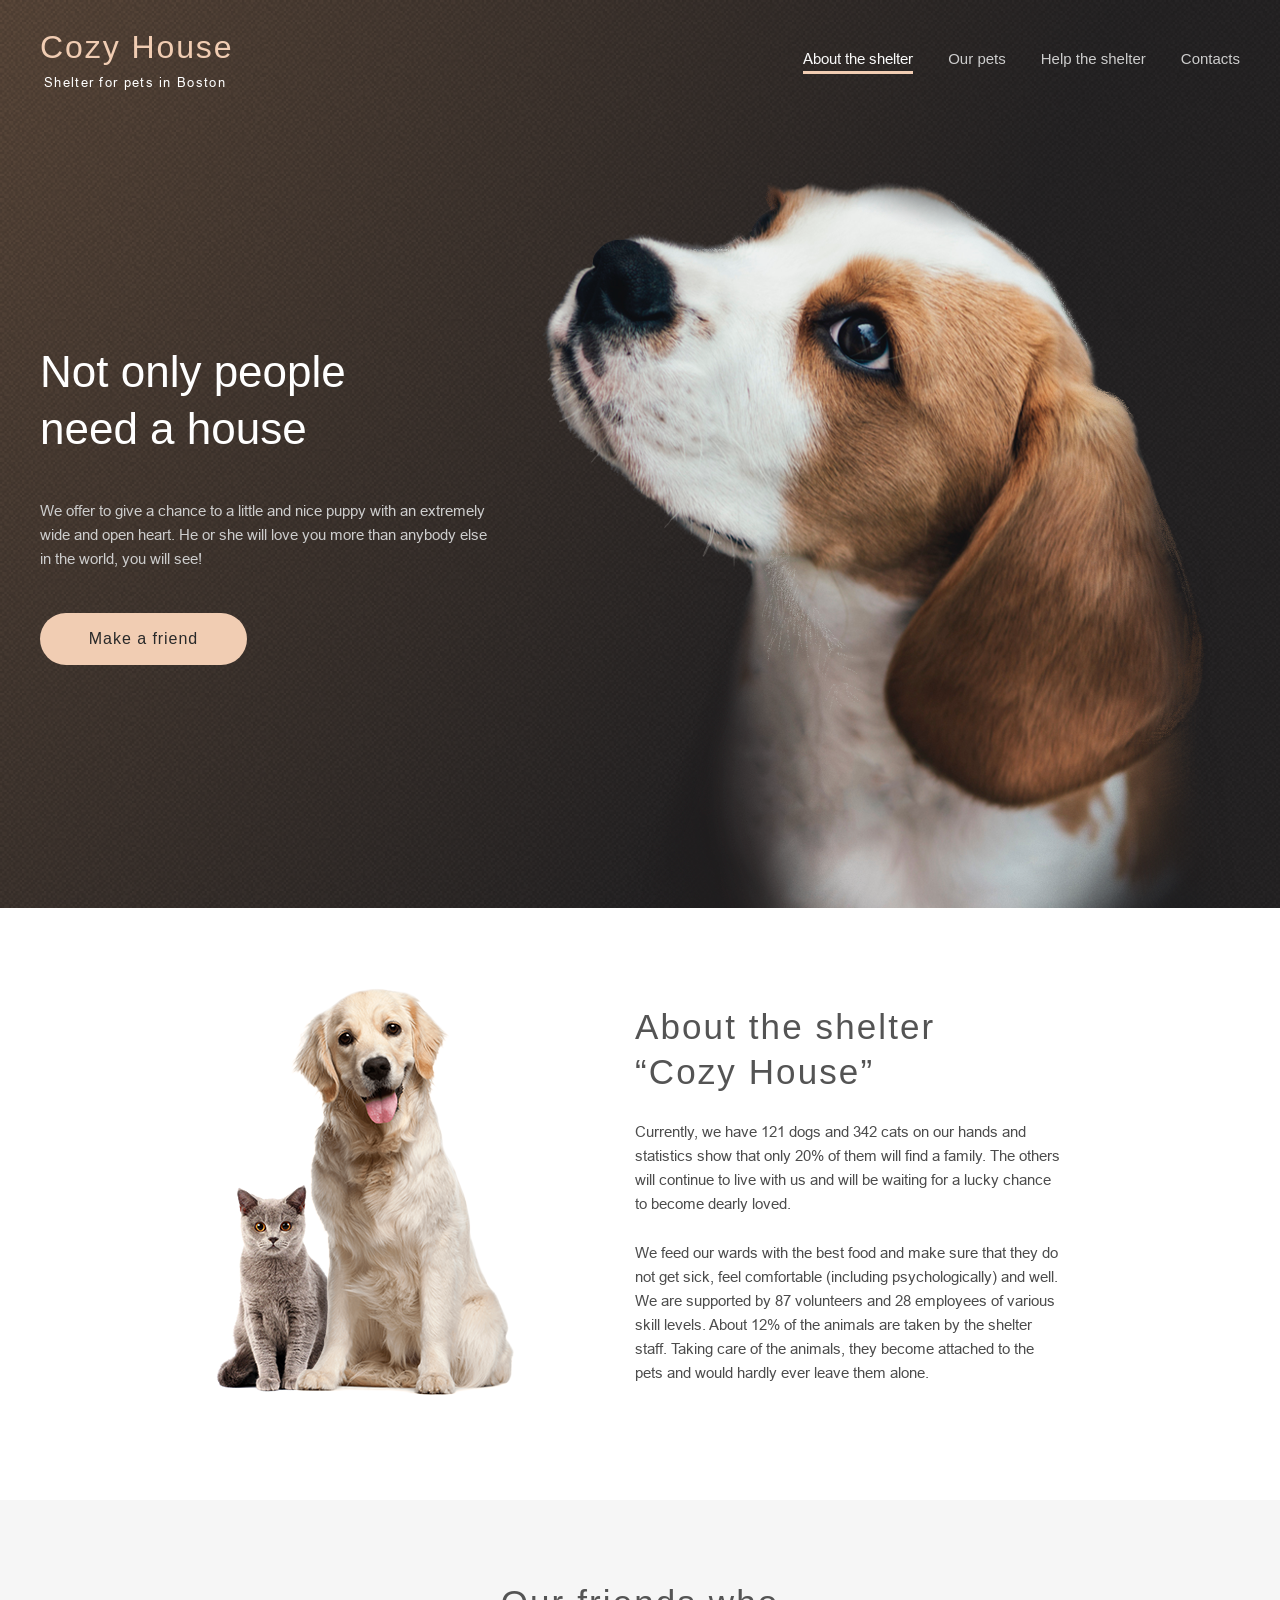
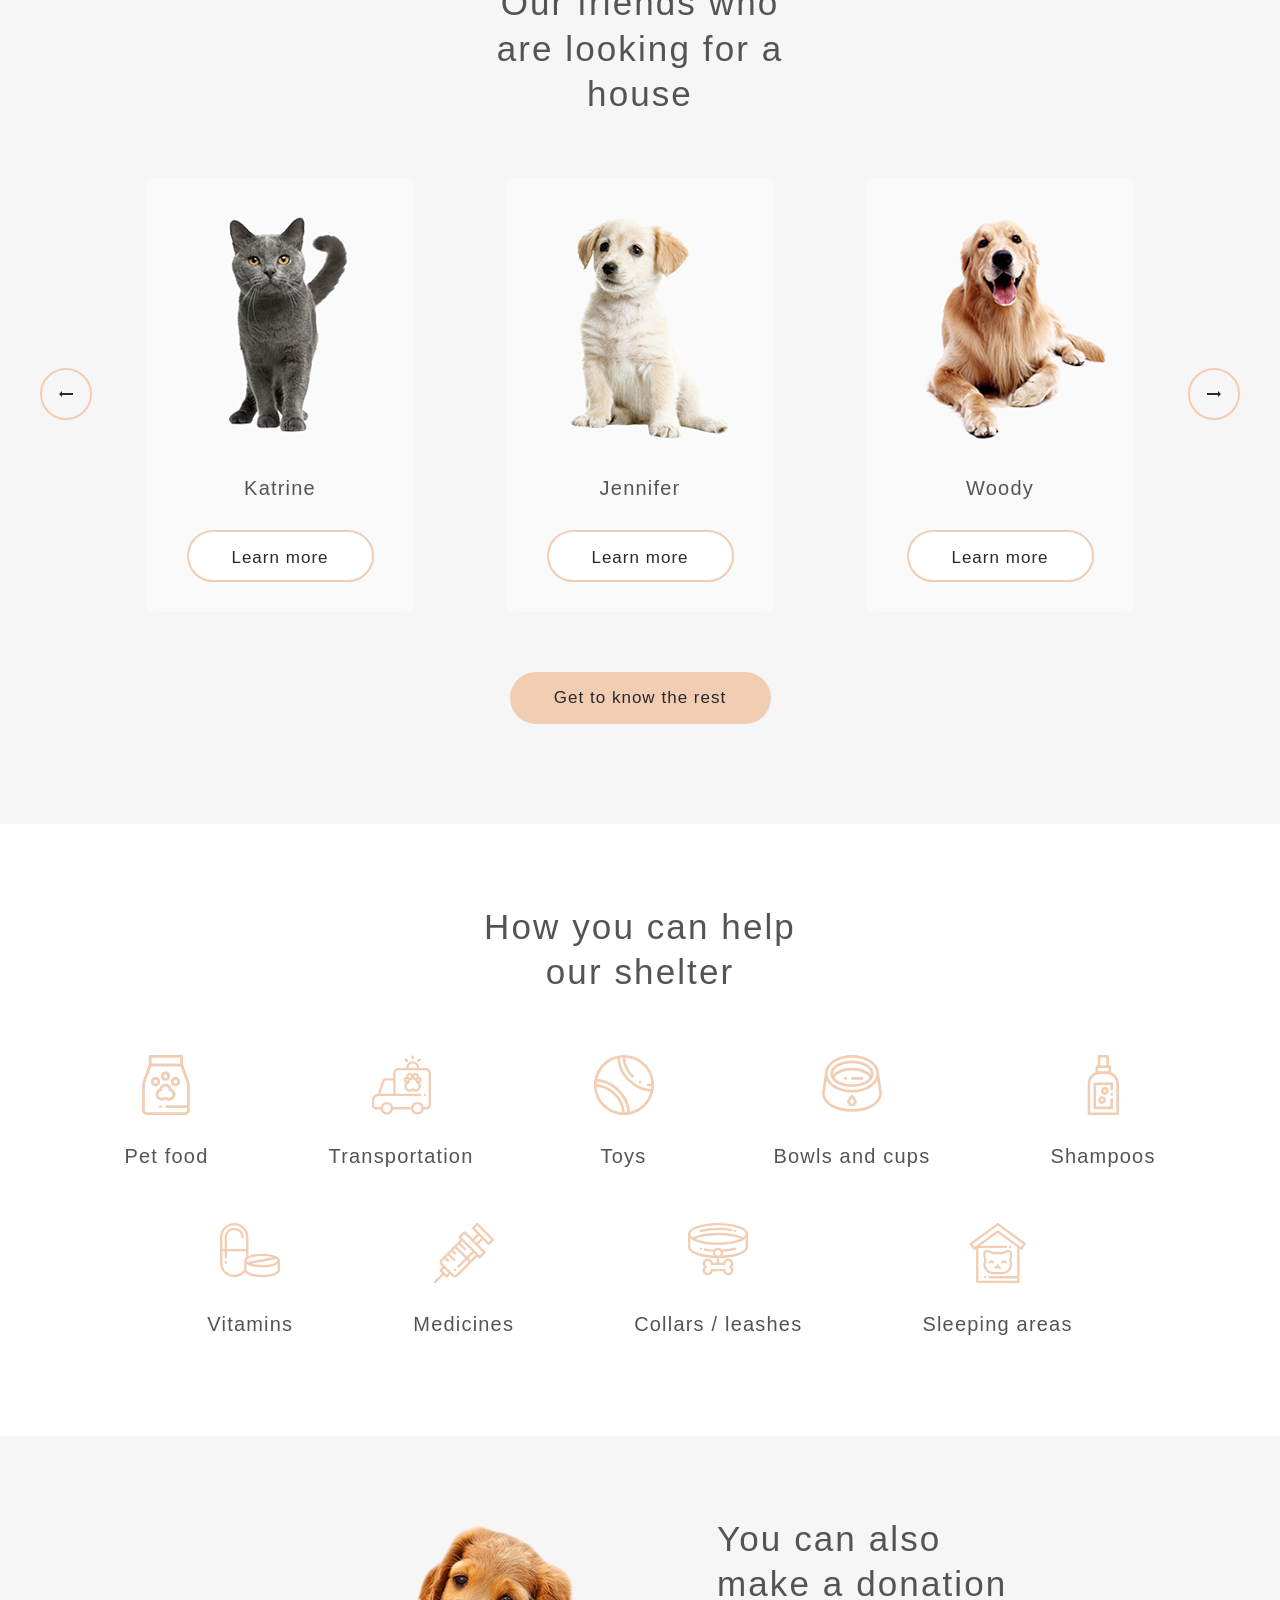
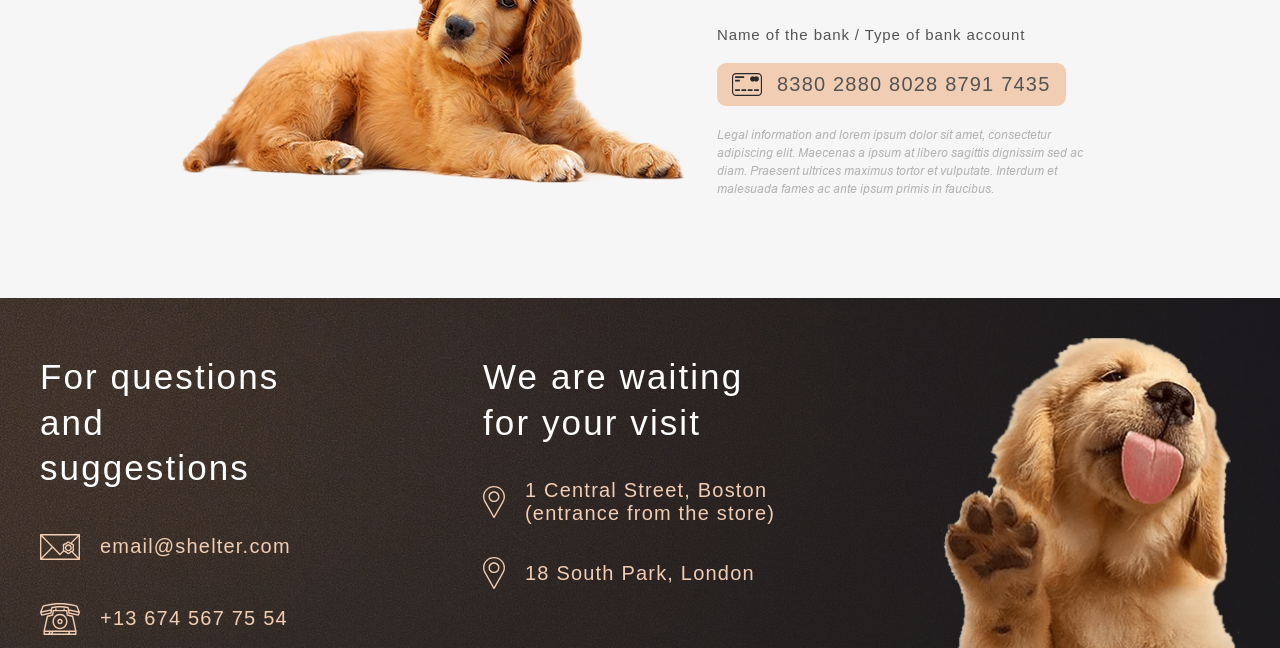
<file: pages/main/index.html>
<!DOCTYPE html>
<html lang="en">
<head>
    <meta charset="UTF-8">
    <meta name="viewport" content="width=device-width, initial-scale=1.0">
    <meta http-equiv="X-UA-Compatible" content="ie=edge">
    <title>Cozy House</title>
    <!--favicon from logo -->
    <link rel="apple-touch-icon" sizes="180x180" href="/assets/icons/apple-touch-icon.png">
    <link rel="icon" type="image/png" sizes="32x32" href="/assets/icons/favicon-32x32.png">
    <link rel="icon" type="image/png" sizes="16x16" href="/assets/icons/favicon-16x16.png">
    <meta name="msapplication-TileColor" content="#da532c">
    <meta name="theme-color" content="#ffffff">
    <!--favicon from logo end -->
    <link rel="stylesheet" href="style.css">
</head>
<body>
    <header>
        <div class="container">
            <div class="header_wrapper">
                <div class="header_logo">
                    <a href="#" class="link">
                        <h1 class="header_title title">Cozy House</h1>
                        <div class="header_subtitle subtitle">Shelter for pets in Boston</div>
                    </a>
                </div>
                <nav class="header_navigation">
                    <ul>
                        <li class="nav_item link active">About the shelter</li>
                        <li class="nav_item link"><a href="../pets/pets.html">Our pets</a></li>
                        <li class="nav_item link"><a href="#help">Help the shelter</a></li>
                        <li class="nav_item link"><a href="#contacts">Contacts</a></li>
                    </ul>
                </nav>
            </div>
        </div>
    </header>
    <main>
        <section class="not_only">
            <div class="container">
                <div class="not_only_wrapper">
                    <div class="not_only_wrapper-item">
                        <h2>Not only people need a house</h2>
                        <p class="l">We offer to give a chance to a little and nice
                            puppy with an extremely wide and open heart.
                            He or she will love you more than anybody else in the world, you will see!
                        </p>
                        <button class="not_only_button">Make a friend</button>
                    </div>
                    <div class="not_only_wrapper-item">
                        <img src="/assets/images/start-screen-puppy.png" alt="Puppy Start Screen">
                    </div>
                </div>
            </div>
        </section>
        <section class="about">
            <div class="container">
                <div class="about_wrapper">
                    <div class="about_picture">
                        <img src="/assets/images/about-pets.png" alt="About Our Pets">
                    </div>
                    <div class="about_textarea">
                        <h3>About the shelter <br> “Cozy House”</h3>
                        <p class="l">Currently, we have 121 dogs and 342 cats
                            on our hands and statistics show that only 20% of
                            them will find a family. The others will continue
                            to live with us and will be waiting for a lucky
                            chance to become dearly loved.
                        </p>
                        <p class="l">We feed our wards with the best food and
                            make sure that they do not get sick, feel comfortable
                            (including psychologically) and well. We are supported
                            by 87 volunteers and 28 employees of various skill levels.
                            About 12% of the animals are taken by the shelter staff.
                            Taking care of the animals, they become attached to the
                            pets and would hardly ever leave them alone.</p>
                    </div>
                </div>
            </div>
        </section>
        <section class="pets" id="our_pets">
            <div class="container">
                <h3 class="pets_header">Our friends who<br>
                    are looking for a house
                </h3>
                <div class="pets_carousel">
                    <div class="pets_arrows">
                        <div class="pets_arrow">
                            <svg width="14" height="6" viewBox="0 0 14 6" fill="none" xmlns="http://www.w3.org/2000/svg">
                            <path d="M14 2V4H3V6L0 3L3 0V2H14Z" fill="#292929" />
                            </svg>
                        </div>
                        <div class="pets_arrow">
                            <svg width="14" height="6" viewBox="0 0 14 6" fill="none" xmlns="http://www.w3.org/2000/svg">
                                <path d="M0 4V2L11 2V0L14 3L11 6V4L0 4Z" fill="#292929" />
                            </svg>
                        </div>
                    </div>
                    <div class="pets_wrapper">
                        <div class="pets_wrapper-item">
                            <img src="/assets/images/carousel/pets-katrine.png" alt="Keterine">
                            <h4>Katrine</h4>
                            <button class="border">Learn more</button>
                        </div>
                        <div class="pets_wrapper-item">
                            <img src="/assets/images/carousel/pets-jennifer.png" alt="Jennifer">
                            <h4>Jennifer</h4>
                            <button class="border">Learn more</button>
                        </div>
                        <div class="pets_wrapper-item">
                            <img src="/assets/images/carousel/pets-woody.png" alt="Woody">
                            <h4>Woody</h4>
                            <button class="border">Learn more</button>
                        </div>
                        <div class="pets_wrapper-item">
                            <img src="/assets/images/carousel/pets-sophia.png" alt="Sophia">
                            <h4>Sophia</h4>
                            <button class="border">Learn more</button>
                        </div>
                        <div class="pets_wrapper-item">
                            <img src="/assets/images/carousel/pets-timmy.png" alt="Timmy">
                            <h4>Timmy</h4>
                            <button class="border">Learn more</button>
                        </div>
                        <div class="pets_wrapper-item">
                            <img src="/assets/images/carousel/pets-charly.png" alt="Charly">
                            <h4>Charly</h4>
                            <button class="border">Learn more</button>
                        </div>
                        <div class="pets_wrapper-item">
                            <img src="/assets/images/carousel/pets-freddie.png" alt="Scarlett">
                            <h4>Scarlett</h4>
                            <button class="border">Learn more</button>
                        </div>
                        <div class="pets_wrapper-item">
                            <img src="/assets/images/carousel/pets-scarlett.png" alt="Freddie">
                            <h4>Freddie</h4>
                            <button class="border">Learn more</button>
                        </div>
                    </div>
                </div>
                <a href="../pets/pets.html" class="button pets_button">Get to know the rest</a>
            </div>
        </section>
        <section class="help" id="help">
            <div class="container">
                <h3 class="help_title">
                    How you can help<br>our shelter
                </h3>
                <div class="help_wrapper">
                    <div class="help_wrapper-item">
                        <div class="help_wrapper-item_image">
                            <svg width="48" height="60" viewBox="0 0 48 60" fill="none" xmlns="http://www.w3.org/2000/svg">
                                <path d="M46.8264 25.4978L41.0714 9.7473V1.42852C41.0714 0.639609 40.4317 0 39.6429 0H8.21438C7.42547 0 6.78586 0.639727 6.78586 1.42852V9.74719L1.03067 25.4978C0.347802 27.3636 -0.00108287 29.335 2.52475e-06 31.3219V55.0765C2.52475e-06 57.7913 2.20863 60 4.92352 60H42.9335C45.6484 60 47.857 57.7913 47.857 55.0765V31.3219C47.857 29.329 47.5103 27.3694 46.8264 25.4978ZM9.64278 2.85715H38.2143V8.57145H9.64278V2.85715ZM45 50.1321H24.8363C24.0473 50.1321 23.4077 50.7718 23.4077 51.5606C23.4077 52.3495 24.0475 52.9891 24.8363 52.9891H45V55.0763C45 56.2157 44.073 57.1427 42.9335 57.1427H4.92352C3.7841 57.1427 2.85715 56.2158 2.85715 55.0763V31.3219C2.85627 29.6695 3.1464 28.03 3.71426 26.4783L9.21328 11.4286H38.6438L44.1428 26.4783C44.7106 28.03 45.0008 29.6695 44.9999 31.3219L45 50.1321Z" fill="#F1CDB3" />
                                <path d="M29.5455 33.805C29.079 30.8772 26.5363 28.632 23.479 28.632C20.4217 28.632 17.879 30.8772 17.4126 33.805C14.9956 34.7989 13.4142 37.2756 13.6184 39.9659C13.8461 42.9637 16.2791 45.392 19.2775 45.6148C20.4356 45.7011 21.5857 45.4628 22.6036 44.9259C23.16 44.6328 23.7982 44.6326 24.3542 44.926C25.237 45.3908 26.2199 45.6331 27.2176 45.632C27.3714 45.632 27.526 45.6263 27.6802 45.6149C30.6788 45.3923 33.1117 42.9638 33.3395 39.966C33.5438 37.2756 31.9624 34.7989 29.5455 33.805ZM30.4906 39.7495C30.369 41.35 29.07 42.6466 27.4688 42.7655C26.8462 42.8126 26.2299 42.6851 25.6872 42.3986C25.0066 42.0394 24.2487 41.8517 23.4791 41.8517C22.7096 41.8517 21.9516 42.0394 21.2711 42.3986C20.7284 42.6849 20.1134 42.8123 19.4894 42.7655C17.8882 42.6467 16.5891 41.3501 16.4677 39.7495C16.3429 38.1062 17.4581 36.6124 19.0616 36.2746C19.3873 36.206 19.6788 36.0259 19.8858 35.7653C20.0929 35.5047 20.2024 35.18 20.1956 34.8473L20.1933 34.775C20.1933 32.9632 21.6672 31.4893 23.479 31.4893C25.2908 31.4893 26.7647 32.9632 26.7647 34.7698L26.7625 34.8473C26.7556 35.1801 26.8651 35.5048 27.0722 35.7654C27.2792 36.026 27.5708 36.2061 27.8965 36.2746C29.5002 36.6124 30.6154 38.1062 30.4906 39.7495Z" fill="#F1CDB3" />
                                <path d="M23.4791 25.7751C26.0393 25.7751 28.122 23.6924 28.122 21.1322C28.122 18.572 26.0393 16.4893 23.4791 16.4893C20.9189 16.4893 18.8363 18.5721 18.8363 21.1322C18.8363 23.6923 20.9191 25.7751 23.4791 25.7751ZM23.4791 19.3465C24.4638 19.3465 25.2648 20.1475 25.2648 21.1322C25.2648 22.1169 24.4638 22.9179 23.4791 22.9179C22.4944 22.9179 21.6934 22.1169 21.6934 21.1322C21.6934 20.1475 22.4945 19.3465 23.4791 19.3465Z" fill="#F1CDB3" />
                                <path d="M18.122 26.6561C18.122 24.0959 16.0392 22.0132 13.4791 22.0132C10.9191 22.0132 8.83629 24.096 8.83629 26.6561C8.83629 29.2162 10.919 31.2989 13.4791 31.2989C16.0393 31.2989 18.122 29.2162 18.122 26.6561ZM13.4791 28.4418C12.4944 28.4418 11.6934 27.6408 11.6934 26.6561C11.6934 25.6714 12.4944 24.8704 13.4791 24.8704C14.4639 24.8704 15.2649 25.6714 15.2649 26.6561C15.2649 27.6408 14.4638 28.4418 13.4791 28.4418Z" fill="#F1CDB3" />
                                <path d="M33.4791 22.0131C30.9189 22.0131 28.8362 24.0959 28.8362 26.656C28.8362 29.216 30.9191 31.2988 33.4791 31.2988C36.0393 31.2988 38.1219 29.2162 38.1219 26.656C38.1219 24.0958 36.0393 22.0131 33.4791 22.0131ZM33.4791 28.4418C32.4944 28.4418 31.6934 27.6408 31.6934 26.6561C31.6934 25.6714 32.4945 24.8704 33.4791 24.8704C34.4638 24.8704 35.2648 25.6714 35.2648 26.6561C35.2648 27.6408 34.4638 28.4418 33.4791 28.4418Z" fill="#F1CDB3" />
                                <path d="M18.6219 50.1322H18.275C17.4861 50.1322 16.8465 50.7719 16.8465 51.5607C16.8465 52.3496 17.4863 52.9892 18.275 52.9892H18.6219C19.4108 52.9892 20.0504 52.3495 20.0504 51.5607C20.0506 50.7719 19.4109 50.1322 18.6219 50.1322Z" fill="#F1CDB3" />
                            </svg>
                        </div>
                        <h4 class="help_wrapper-item_text">Pet food</h4>
                    </div>
                    <div class="help_wrapper-item">
                        <div class="help_wrapper-item_image">
                            <svg width="61" height="60" viewBox="0 0 61 60" fill="none" xmlns="http://www.w3.org/2000/svg">
                                <path d="M56.0044 12.7115H48.9814V12.5095C48.9814 8.87665 46.026 5.92118 42.3932 5.92118C38.7603 5.92118 35.8049 8.87665 35.8049 12.5095V12.7115H27.5571C24.8414 12.7115 22.6321 14.9209 22.6321 17.6365V23.2009H15.2458C13.4838 23.2009 11.9176 24.2562 11.2558 25.8893C11.2462 25.9133 11.2373 25.9375 11.2291 25.962L6.96808 38.8689C6.9294 38.8919 6.88007 38.9191 6.81866 38.9498C6.57503 39.0714 6.11929 39.2568 5.33507 39.4484C4.09062 39.7499 2.9839 40.4616 2.19323 41.4688C1.40255 42.4759 0.973964 43.72 0.976513 45.0004V51.0987C0.976513 53.1406 2.63765 54.8018 4.67952 54.8018L9.90374 54.802C10.4553 57.7562 13.0514 59.9999 16.1632 59.9999C19.2749 59.9999 21.8709 57.7561 22.4226 54.8021L40.8472 54.8024C41.3989 57.7564 43.9949 59.9999 47.1066 59.9999C50.2181 59.9999 52.8141 57.7565 53.3659 54.8026L56.6836 54.8027C59.2232 54.8027 60.9294 53.0963 60.9294 50.5568V20.08C60.9294 13.4295 57.4851 12.7115 56.0044 12.7115ZM38.1486 12.5095C38.1486 10.169 40.0527 8.26493 42.3932 8.26493C44.7336 8.26493 46.6377 10.169 46.6377 12.5095V12.7115H38.1486V12.5095ZM13.4413 26.7379C13.591 26.3833 13.8422 26.0809 14.1632 25.8686C14.4842 25.6563 14.8609 25.5436 15.2457 25.5447H22.6319V38.8266H9.45022L13.4413 26.7379ZM16.1632 57.6562C13.9435 57.6562 12.1377 55.8504 12.1377 53.6307C12.1377 53.6033 12.1392 53.5762 12.1398 53.5488C12.1406 53.5069 12.1408 53.465 12.143 53.4234C12.1433 53.4168 12.1441 53.4104 12.1445 53.4038C12.2626 51.2894 14.02 49.6052 16.1632 49.6052C18.1026 49.6052 19.7262 50.9841 20.105 52.8129L20.1067 52.82C20.1194 52.882 20.1305 52.9445 20.1403 53.0076L20.1422 53.018C20.1492 53.0638 20.1544 53.1101 20.1598 53.1564C20.1622 53.1775 20.1656 53.1983 20.1677 53.2194C20.1714 53.2554 20.1734 53.2921 20.176 53.3285C20.1784 53.3602 20.1817 53.3916 20.1833 53.4235C20.185 53.4563 20.185 53.4896 20.1858 53.5226C20.1867 53.5586 20.1885 53.5944 20.1885 53.6306C20.1887 55.8504 18.3828 57.6562 16.1632 57.6562ZM47.1066 57.6562C44.8869 57.6562 43.081 55.8504 43.081 53.6307C43.081 53.5783 43.083 53.5263 43.085 53.4743C43.0856 53.4576 43.0855 53.4405 43.0863 53.4238C43.0883 53.3852 43.0921 53.3471 43.0951 53.3088C43.0975 53.2791 43.0989 53.2491 43.1019 53.2196C43.1032 53.207 43.1053 53.1947 43.1066 53.1823C43.1202 53.06 43.1386 52.939 43.163 52.8203C43.1637 52.8168 43.1646 52.8134 43.1654 52.8099C43.5455 50.9826 45.168 49.6053 47.1066 49.6053C47.6614 49.6053 48.1905 49.7181 48.6719 49.9222C50.1163 50.5341 51.1319 51.966 51.1319 53.6308C51.1319 55.8504 49.3262 57.6562 47.1066 57.6562ZM56.6836 52.4588L53.3678 52.4587C53.3639 52.4379 53.3589 52.4175 53.3548 52.3968C53.3272 52.2591 53.2954 52.1222 53.2595 51.9864C53.2435 51.927 53.2267 51.8679 53.209 51.809C53.198 51.7724 53.1872 51.7358 53.1757 51.6994C53.156 51.6382 53.1353 51.5772 53.1137 51.5166C53.1022 51.4842 53.0913 51.4513 53.0793 51.4191C53.0531 51.3492 53.0257 51.2799 52.997 51.211C52.988 51.1892 52.9798 51.1669 52.9705 51.1452C52.9318 51.0542 52.891 50.9641 52.8482 50.875C52.8428 50.8639 52.8369 50.8532 52.8315 50.8422C52.7941 50.7656 52.7552 50.6897 52.7148 50.6146C52.6999 50.5871 52.6841 50.5602 52.6689 50.5329C52.6367 50.4749 52.6036 50.4175 52.5696 50.3606C52.5511 50.3297 52.5319 50.2995 52.5128 50.2689C52.4605 50.1846 52.4061 50.1016 52.3495 50.0201C52.2939 49.9395 52.2365 49.8602 52.1773 49.7821C52.1403 49.7337 52.1026 49.6858 52.0643 49.6385C52.0414 49.6102 52.0189 49.5819 51.9956 49.554C51.9539 49.5043 51.9114 49.4553 51.8682 49.4069C51.8469 49.383 51.8262 49.3585 51.8045 49.3349C51.7507 49.2763 51.6958 49.2188 51.6398 49.1623C51.6278 49.1501 51.6163 49.1374 51.6041 49.1253C51.535 49.0563 51.4644 48.989 51.3922 48.9233C51.3769 48.9092 51.3608 48.896 51.3452 48.882C51.2887 48.8315 51.2316 48.7815 51.1732 48.7329C51.1476 48.7116 51.1213 48.6912 51.0954 48.6704C51.046 48.6304 50.996 48.5911 50.9455 48.5525C50.9157 48.53 50.8856 48.5081 50.8555 48.4861C50.7281 48.3927 50.5972 48.3043 50.463 48.221C50.4302 48.2004 50.3973 48.1802 50.364 48.1602C50.3121 48.1292 50.2596 48.0993 50.2068 48.0698C50.1743 48.0516 50.1419 48.0331 50.1091 48.0155C50.0517 47.9847 49.9935 47.9553 49.935 47.9262C49.9059 47.9117 49.8772 47.8966 49.8479 47.8826C49.7713 47.8461 49.694 47.8111 49.616 47.7776C49.6041 47.7725 49.5923 47.7667 49.5803 47.7616C49.4896 47.7233 49.398 47.6871 49.3056 47.6531C49.2792 47.6433 49.2524 47.6348 49.2258 47.6254C49.1594 47.602 49.093 47.5789 49.0257 47.5575C48.9905 47.5464 48.9548 47.5363 48.9193 47.5258C48.8597 47.5081 48.7999 47.4906 48.7396 47.4746C48.7009 47.4643 48.662 47.4549 48.623 47.4453C48.5245 47.421 48.4254 47.3992 48.3259 47.3798C48.2669 47.3684 48.2078 47.3578 48.1485 47.348C48.1078 47.3413 48.0671 47.3345 48.0262 47.3287C47.9646 47.3199 47.9028 47.3121 47.841 47.3051C47.8017 47.3006 47.7626 47.2956 47.7231 47.2919C47.6545 47.2856 47.5859 47.2803 47.5172 47.2762C47.4835 47.2741 47.4503 47.271 47.4165 47.2694C47.3132 47.2643 47.2098 47.2617 47.1064 47.2615C47.0025 47.2615 46.8991 47.2645 46.7964 47.2694C46.7626 47.271 46.7292 47.2741 46.6956 47.2762C46.6268 47.2806 46.5581 47.2853 46.4899 47.2919C46.4503 47.2958 46.4112 47.3007 46.3718 47.3052C46.3099 47.3124 46.2482 47.3199 46.1869 47.3288C46.1459 47.3348 46.105 47.3415 46.0642 47.3483C45.9641 47.3649 45.8644 47.3838 45.7651 47.4049C45.7068 47.4175 45.6486 47.431 45.5906 47.4453C45.5512 47.4549 45.512 47.4645 45.473 47.4748C45.4132 47.4906 45.354 47.5079 45.295 47.5254C45.2589 47.5362 45.2225 47.5464 45.1867 47.5578C45.121 47.5788 45.0556 47.601 44.9906 47.6242C44.9627 47.6341 44.9345 47.6431 44.9067 47.6534C44.8146 47.6874 44.7234 47.7233 44.6334 47.7613C44.6185 47.7677 44.604 47.7747 44.5891 47.7812C44.514 47.8136 44.4395 47.847 44.3659 47.8822C44.3348 47.897 44.3045 47.913 44.2737 47.9283C44.2172 47.9566 44.1607 47.9849 44.1051 48.0147C44.0708 48.0331 44.0369 48.0524 44.003 48.0715C43.9518 48.1001 43.901 48.1293 43.8506 48.1592C43.7321 48.2304 43.6158 48.3051 43.5019 48.3833C43.4545 48.416 43.4076 48.4494 43.3611 48.4835C43.3291 48.5068 43.297 48.53 43.2655 48.5539C43.2173 48.5904 43.1701 48.6281 43.123 48.6659C43.0946 48.6888 43.0659 48.711 43.0379 48.7343C42.9838 48.7795 42.9308 48.826 42.8782 48.8727C42.8586 48.8901 42.8386 48.9069 42.8193 48.9244C42.7481 48.9892 42.6785 49.0556 42.6104 49.1235C42.5932 49.1406 42.5769 49.1587 42.5598 49.176C42.5093 49.2276 42.4591 49.2795 42.4103 49.3328C42.3859 49.3595 42.3623 49.387 42.3384 49.414C42.2982 49.4594 42.2583 49.5049 42.2194 49.5514C42.1941 49.5817 42.1694 49.6126 42.1447 49.6434C42.1086 49.6881 42.073 49.7331 42.0381 49.7788C41.9544 49.889 41.8742 50.0018 41.7975 50.1169C41.7655 50.165 41.7346 50.2137 41.704 50.2627C41.683 50.2962 41.6618 50.3296 41.6415 50.3635C41.6099 50.4161 41.5796 50.4695 41.5496 50.5232C41.5321 50.5545 41.5139 50.5854 41.4968 50.6172C41.4607 50.684 41.4264 50.752 41.3927 50.8202C41.3832 50.8394 41.373 50.858 41.3638 50.8774C41.3216 50.965 41.2815 51.0536 41.2434 51.143C41.2318 51.1703 41.2214 51.1982 41.2102 51.2258C41.1843 51.2889 41.1587 51.3523 41.1348 51.4165C41.1214 51.4524 41.1094 51.4887 41.0966 51.5247C41.0764 51.5817 41.057 51.6389 41.0384 51.6964C41.0258 51.7355 41.0142 51.7751 41.0024 51.8146C40.9736 51.911 40.9471 52.008 40.923 52.1056C40.9091 52.162 40.8961 52.2187 40.8837 52.2758C40.8746 52.3171 40.8657 52.3585 40.8575 52.4001C40.8537 52.4198 40.8489 52.4391 40.8452 52.4588L22.4241 52.4585C22.4202 52.4382 22.4154 52.4181 22.4114 52.3979C22.4035 52.3578 22.3949 52.3181 22.3863 52.2783C22.3523 52.1215 22.3122 51.9659 22.2662 51.8122C22.2548 51.774 22.2435 51.7358 22.2314 51.6978C22.2124 51.6389 22.1926 51.5804 22.1719 51.5221C22.1596 51.4872 22.1477 51.452 22.1348 51.4174C22.1104 51.3522 22.0848 51.2875 22.0581 51.2232C22.0473 51.1967 22.0372 51.1697 22.026 51.1435C21.9878 51.0538 21.9476 50.965 21.9053 50.8771C21.8967 50.8594 21.8873 50.8423 21.8787 50.8247C21.8444 50.7548 21.8089 50.6855 21.772 50.6169C21.7554 50.5859 21.7376 50.5556 21.7203 50.525C21.6899 50.4707 21.6593 50.4166 21.6273 50.3634C21.6071 50.3297 21.5862 50.2968 21.5654 50.2636C21.5347 50.2143 21.5034 50.1654 21.4713 50.1169C21.3946 50.0019 21.3144 49.8893 21.2309 49.7792C21.196 49.7335 21.1604 49.6885 21.1243 49.6438C21.0995 49.613 21.0748 49.582 21.0494 49.5516C21.0105 49.5055 20.971 49.4598 20.9309 49.4147C20.9067 49.3876 20.883 49.3599 20.8585 49.3331C20.8103 49.2803 20.7606 49.2289 20.7105 49.1778C20.693 49.1599 20.6762 49.1413 20.6584 49.1238C20.5904 49.0559 20.5209 48.9897 20.4499 48.925C20.4302 48.907 20.4096 48.89 20.3897 48.8722C20.3376 48.8255 20.2848 48.7798 20.2312 48.7349C20.2029 48.7114 20.1738 48.6888 20.1451 48.6657C20.0985 48.6282 20.0516 48.5908 20.0038 48.5546C19.972 48.5304 19.9397 48.5071 19.9075 48.4836C19.8612 48.4497 19.8145 48.4165 19.7674 48.3838C19.6868 48.3285 19.6049 48.2749 19.5219 48.2232C19.4875 48.2016 19.4528 48.1803 19.418 48.1594C19.3679 48.1296 19.3174 48.1006 19.2666 48.0722C19.2323 48.053 19.1982 48.0336 19.1635 48.0151C19.1082 47.9856 19.0525 47.957 18.9963 47.9293C18.9651 47.9137 18.9343 47.8975 18.9028 47.8824C18.8301 47.8478 18.7567 47.8146 18.6827 47.7827C18.6669 47.7758 18.6514 47.7683 18.6355 47.7615C18.5454 47.7234 18.4544 47.6875 18.3626 47.6536C18.3343 47.6432 18.3056 47.6341 18.2771 47.624C18.2127 47.601 18.1478 47.579 18.0826 47.558C18.0465 47.5465 18.0098 47.5362 17.9734 47.5254C17.9146 47.5078 17.8556 47.491 17.7963 47.4751C17.7571 47.4646 17.7176 47.455 17.6781 47.4454C17.5217 47.4067 17.3639 47.3743 17.2049 47.3484C17.1641 47.3417 17.1233 47.3349 17.0822 47.3289C17.0206 47.3202 16.9589 47.3123 16.8971 47.3054C16.8579 47.3008 16.8187 47.2959 16.7792 47.292C16.7107 47.2857 16.6421 47.2805 16.5734 47.2763C16.5397 47.2742 16.5064 47.2711 16.4727 47.2695C16.3694 47.2644 16.266 47.2618 16.1626 47.2617C16.0587 47.2617 15.9554 47.2646 15.8525 47.2695C15.8188 47.2711 15.7854 47.2742 15.7517 47.2763C15.683 47.2808 15.6143 47.2854 15.5461 47.292C15.5065 47.2959 15.4672 47.3008 15.4278 47.3054C15.3662 47.3123 15.3046 47.3202 15.2432 47.3289C15.2019 47.3349 15.161 47.3417 15.1201 47.3484C15.02 47.3648 14.9203 47.3837 14.8212 47.405C14.763 47.4175 14.7053 47.431 14.6476 47.4452C14.6079 47.4549 14.568 47.4646 14.5287 47.4751C14.4698 47.4909 14.4112 47.5076 14.3529 47.5251C14.3161 47.536 14.2791 47.5465 14.2425 47.558C14.178 47.5784 14.1143 47.6007 14.0507 47.6231C14.0212 47.6334 13.9916 47.6429 13.9624 47.6536C13.8708 47.6875 13.7801 47.7231 13.6905 47.761C13.6724 47.7687 13.6547 47.7773 13.6366 47.7851C13.565 47.8162 13.4938 47.8481 13.4235 47.8817C13.3907 47.8974 13.3585 47.9143 13.326 47.9306C13.2712 47.9577 13.2168 47.9855 13.1628 48.0142C13.1272 48.0333 13.0922 48.0534 13.0569 48.0732C13.0072 48.1011 12.9576 48.1292 12.9088 48.1585C12.8252 48.2086 12.7427 48.2604 12.6614 48.3141C12.6262 48.3373 12.5913 48.3608 12.5566 48.3847C12.5107 48.4163 12.4655 48.4488 12.4203 48.4816C12.3869 48.506 12.3533 48.5302 12.3204 48.5553C12.2743 48.5903 12.2291 48.6263 12.184 48.6625C12.1536 48.6869 12.1229 48.7107 12.0932 48.7356C12.0424 48.7778 11.993 48.8214 11.9436 48.8651C11.9207 48.8854 11.8972 48.9051 11.8745 48.9257C11.8043 48.9898 11.7355 49.0554 11.6681 49.1225C11.6473 49.1433 11.6273 49.1651 11.6067 49.1862C11.56 49.2342 11.5134 49.2822 11.4682 49.3315C11.4418 49.3602 11.4165 49.3899 11.3907 49.4191C11.3525 49.4623 11.3144 49.5056 11.2775 49.5499C11.2508 49.5817 11.2248 49.6143 11.1988 49.6468C11.1641 49.6897 11.13 49.7331 11.0965 49.777C11.0376 49.8544 10.9804 49.9332 10.925 50.0132C10.9007 50.0482 10.8767 50.0835 10.8531 50.1189C10.8223 50.1653 10.7925 50.2123 10.7628 50.2594C10.7408 50.2946 10.7187 50.3295 10.6973 50.3651C10.667 50.4156 10.638 50.467 10.6091 50.5183C10.5903 50.5517 10.571 50.5847 10.5527 50.6185C10.519 50.6817 10.4863 50.7454 10.4546 50.8097C10.4432 50.8327 10.431 50.8552 10.4198 50.8784C10.3781 50.9651 10.3384 51.0529 10.3005 51.1417C10.2876 51.172 10.2762 51.2028 10.2637 51.2333C10.2391 51.2936 10.2146 51.354 10.1919 51.4151C10.178 51.4525 10.1653 51.4904 10.1521 51.5281C10.1326 51.5835 10.1134 51.639 10.0955 51.695C10.0826 51.7352 10.0706 51.7757 10.0585 51.8163C10.0423 51.871 10.0264 51.9258 10.0116 51.9811C9.98547 52.0781 9.96183 52.1757 9.94065 52.2739C9.93151 52.3161 9.92237 52.3581 9.91405 52.4007C9.9103 52.4199 9.90561 52.4389 9.90198 52.4581H4.67952C3.92999 52.4581 3.32026 51.8484 3.32026 51.0987V45.0004C3.31869 44.2451 3.57146 43.5113 4.03784 42.9171C4.50422 42.323 5.15705 41.9032 5.89112 41.7254C6.55897 41.5621 7.13261 41.376 7.60101 41.1705H50.1626C50.8097 41.1705 51.3344 40.6458 51.3344 39.9986C51.3344 39.3515 50.8097 38.8267 50.1626 38.8267H24.9758V17.6365C24.9758 16.2133 26.1339 15.0552 27.5571 15.0552H56.0042C58.2503 15.0552 58.5855 18.2034 58.5855 20.08V50.5567C58.5855 52.2118 57.3939 52.4588 56.6836 52.4588Z" fill="#F1CDB3" />
                                <path d="M51.4371 24.8147C51.4372 23.2763 50.3567 21.9863 48.9149 21.6615C48.9226 21.5806 48.9287 21.4992 48.9311 21.4169C48.9579 20.4633 48.6017 19.5567 47.9282 18.864C47.2432 18.1596 46.2866 17.7557 45.3034 17.7557C44.1154 17.7557 43.0573 18.3338 42.3948 19.2239C41.7328 18.3338 40.6738 17.7557 39.4831 17.7557C38.5086 17.7557 37.5586 18.1544 36.8767 18.8498C36.1995 19.5402 35.8367 20.4483 35.8552 21.4064C35.8568 21.4923 35.8627 21.5773 35.8703 21.6618C34.4291 21.987 33.3492 23.2766 33.3492 24.8147C33.3492 26.1163 34.1229 27.2399 35.2341 27.7519C34.4513 28.7206 33.9945 29.9464 33.9945 31.2423C33.9945 34.3028 36.4843 36.7927 39.5448 36.7927C40.5529 36.7927 41.537 36.5172 42.3932 36.0051C43.254 36.5202 44.2384 36.7923 45.2415 36.7927C48.302 36.7927 50.7919 34.3028 50.7919 31.2423C50.7919 29.9462 50.3351 28.7206 49.5523 27.7519C50.6636 27.2399 51.4371 26.1163 51.4371 24.8147ZM45.3034 20.0996C45.6574 20.0996 46.0016 20.2448 46.2478 20.4979C46.4762 20.7328 46.597 21.0357 46.5883 21.3508C46.568 22.0692 45.9856 22.6602 45.2898 22.6682C45.1034 22.668 44.9191 22.6279 44.7495 22.5505C44.7285 22.5408 44.7079 22.5304 44.6868 22.5209C44.58 22.4646 44.4823 22.3927 44.3966 22.3077C44.1518 22.0648 44.0177 21.7384 44.0191 21.3885C44.022 20.6778 44.5982 20.0996 45.3034 20.0996ZM38.5498 20.491C38.6711 20.3665 38.8163 20.2677 38.9766 20.2005C39.1369 20.1332 39.3091 20.0988 39.4829 20.0994C40.1903 20.0994 40.7664 20.6762 40.7672 21.3851C40.7681 21.5579 40.7343 21.7291 40.6678 21.8885C40.6013 22.048 40.5035 22.1925 40.3801 22.3135C40.2964 22.3959 40.2013 22.466 40.0978 22.5217C40.0595 22.5391 40.0221 22.5577 39.9843 22.5758C39.8315 22.6389 39.6675 22.6704 39.5023 22.6683C38.7969 22.6567 38.212 22.0704 38.1983 21.3613C38.192 21.0374 38.3169 20.7285 38.5498 20.491ZM35.693 24.8148C35.6929 24.3245 36.0918 23.9257 36.5818 23.9257C37.0722 23.9257 37.4709 24.3245 37.4709 24.8148C37.4709 24.9155 37.4534 25.0118 37.4224 25.1022C37.3931 25.1611 37.3649 25.2207 37.3377 25.2808C37.1809 25.5341 36.9012 25.7038 36.582 25.7038C36.0918 25.7038 35.693 25.305 35.693 24.8148ZM45.2415 34.4492C44.4765 34.4489 43.7368 34.175 43.1561 33.6769C42.9438 33.4945 42.6731 33.3943 42.3932 33.3946C42.1133 33.3944 41.8426 33.4946 41.6303 33.6769C41.0496 34.175 40.3099 34.4489 39.5448 34.4492C37.7767 34.4492 36.3382 33.0107 36.3382 31.2426C36.3382 29.9023 37.1833 28.6919 38.4409 28.2307C38.6472 28.1551 38.8281 28.023 38.9629 27.8495C39.0977 27.676 39.181 27.4681 39.2033 27.2495C39.2362 26.9273 39.3176 26.6118 39.4447 26.3139C39.4865 26.2346 39.5256 26.1537 39.5608 26.0707C39.8716 25.4851 40.3571 25.0108 40.9498 24.7136C41.0008 24.6912 41.0511 24.6676 41.1011 24.6428C41.5085 24.4648 41.9485 24.3731 42.3932 24.3737C42.8513 24.3737 43.2875 24.4692 43.6828 24.6417C43.7327 24.6665 43.7831 24.6899 43.8341 24.7123C44.4279 25.0094 44.9143 25.4843 45.2256 26.0707C45.2608 26.1537 45.2999 26.2346 45.3416 26.3139C45.4688 26.6118 45.5502 26.9273 45.583 27.2495C45.6053 27.4681 45.6886 27.676 45.8235 27.8495C45.9583 28.023 46.1391 28.1551 46.3454 28.2307C47.6031 28.692 48.4481 29.9023 48.4481 31.2426C48.4481 33.0106 47.0097 34.4492 45.2415 34.4492ZM48.2045 25.7038C47.8853 25.7038 47.6056 25.5341 47.4488 25.2808C47.4216 25.2208 47.3933 25.1612 47.364 25.1022C47.3321 25.0097 47.3157 24.9126 47.3155 24.8148C47.3155 24.3245 47.7143 23.9257 48.2046 23.9257C48.6948 23.9257 49.0936 24.3245 49.0936 24.8148C49.0935 25.3049 48.6947 25.7038 48.2045 25.7038Z" fill="#F1CDB3" />
                                <path d="M56.0193 39.7758C56.0043 39.7007 55.9819 39.6273 55.9526 39.5566C55.9234 39.4857 55.8873 39.4178 55.8448 39.3539C55.8026 39.2897 55.7539 39.23 55.6995 39.1758C55.6452 39.1214 55.5856 39.0727 55.5214 39.0305C55.3933 38.9457 55.25 38.8864 55.0995 38.8559C54.9487 38.8254 54.7933 38.8254 54.6425 38.8559C54.5675 38.8712 54.4936 38.8934 54.4221 38.9227C54.3518 38.952 54.2839 38.9884 54.2206 39.0305C54.1561 39.0727 54.0964 39.1219 54.0425 39.1758C53.9884 39.2297 53.9392 39.2895 53.896 39.3539C53.8538 39.4172 53.8173 39.4852 53.7893 39.5566C53.76 39.627 53.7366 39.7008 53.7225 39.7758C53.7073 39.8508 53.6991 39.9281 53.6991 40.0043C53.6991 40.0803 53.7073 40.1578 53.7225 40.234C53.7366 40.3078 53.76 40.3816 53.7893 40.4531C53.8186 40.5234 53.855 40.5914 53.8971 40.6547C53.9392 40.7191 53.9884 40.7789 54.0425 40.8328C54.0964 40.8867 54.1561 40.9359 54.2206 40.9793C54.2839 41.0215 54.3518 41.0566 54.4221 41.0859C54.4936 41.1152 54.5675 41.1387 54.6425 41.1527C54.7176 41.168 54.7949 41.1762 54.871 41.1762C54.9471 41.1762 55.0246 41.168 55.0995 41.1527C55.1745 41.1387 55.2483 41.1152 55.3186 41.0859C55.3901 41.0566 55.4581 41.0215 55.5214 40.9793C55.5859 40.9359 55.6457 40.8867 55.6995 40.8328C55.7534 40.7789 55.8026 40.7191 55.8448 40.6547C55.8869 40.5914 55.9233 40.5234 55.9526 40.4531C55.9819 40.3816 56.0041 40.3078 56.0193 40.234C56.0346 40.1578 56.0427 40.0803 56.0427 40.0043C56.0427 39.9281 56.0346 39.8508 56.0193 39.7758Z" fill="#F1CDB3" />
                                <path d="M42.3932 0C41.7461 0 41.2213 0.524648 41.2213 1.17188V3.13359C41.2213 3.78082 41.7461 4.30547 42.3932 4.30547C43.0404 4.30547 43.565 3.7807 43.565 3.13359V1.17188C43.565 0.524648 43.0404 0 42.3932 0Z" fill="#F1CDB3" />
                                <path d="M37.4562 4.55659L35.8205 3.27234C35.6995 3.1773 35.5609 3.10703 35.4127 3.06555C35.2645 3.02407 35.1096 3.01218 34.9568 3.03057C34.804 3.04896 34.6563 3.09727 34.5222 3.17273C34.3881 3.24819 34.2701 3.34934 34.1751 3.47038C33.7755 3.97944 33.8642 4.71609 34.3731 5.11569L36.0088 6.39995C36.2149 6.56221 36.4695 6.65035 36.7318 6.65015C36.9095 6.65039 37.0849 6.61017 37.2447 6.53253C37.4046 6.45488 37.5446 6.34186 37.6543 6.20202C38.054 5.69284 37.9653 4.9562 37.4562 4.55659Z" fill="#F1CDB3" />
                                <path d="M50.6113 3.47021C50.2117 2.96115 49.4752 2.87244 48.9659 3.27216L47.3302 4.55642C46.8211 4.95603 46.7324 5.69267 47.1321 6.20185C47.2417 6.34177 47.3818 6.45487 47.5416 6.53254C47.7015 6.61021 47.8769 6.65042 48.0546 6.6501C48.3169 6.65028 48.5716 6.56214 48.7776 6.3999L50.4133 5.11564C50.9224 4.71603 51.0111 3.97939 50.6113 3.47021Z" fill="#F1CDB3" />
                            </svg>                        </div>
                        <h4 class="help_wrapper-item_text">Transportation</h4>
                    </div>
                    <div class="help_wrapper-item">
                        <div class="help_wrapper-item_image">
                            <svg width="60" height="60" viewBox="0 0 60 60" fill="none" xmlns="http://www.w3.org/2000/svg">
                                <path d="M51.2132 8.78672C45.5469 3.1207 38.0133 0 30 0C21.9867 0 14.4531 3.1207 8.78684 8.78672C3.12047 14.4531 0 21.9866 0 30C0 38.0134 3.12047 45.5469 8.78684 51.2133C14.4531 56.8793 21.9867 60 30 60C38.0133 60 45.5469 56.8793 51.2132 51.2133C56.8795 45.5469 60 38.0134 60 30C60 21.9866 56.8795 14.4531 51.2132 8.78672ZM10.6314 49.3685C5.90438 44.6415 3.11918 38.4906 2.67352 31.8832C3.39 31.9077 4.1223 31.9755 4.86223 32.0856C10.1654 32.8733 15.5023 35.7234 19.8894 40.1106C24.2766 44.4979 27.1266 49.8346 27.9144 55.1379C28.0223 55.8586 28.0894 56.5849 28.1154 57.3132C21.7419 56.8775 15.4928 54.2298 10.6314 49.3685ZM30.7262 57.3682C30.7013 56.4931 30.6239 55.6203 30.4946 54.7545C29.6251 48.9019 26.5139 43.046 21.7338 38.2659C16.9538 33.4859 11.098 30.3746 5.2452 29.5051C4.37502 29.3751 3.49781 29.2977 2.61832 29.2732C2.64105 28.3972 2.7048 27.5283 2.8084 26.6682C3.73793 26.6987 4.68246 26.7843 5.62863 26.9248C12.0308 27.8757 18.4055 31.2484 23.5785 36.4213C28.7512 41.5939 32.1239 47.9687 33.075 54.3709C33.2133 55.3004 33.2987 56.237 33.3307 57.1763C32.4661 57.2814 31.5969 57.3455 30.7262 57.3682ZM49.3685 49.3685C45.5416 53.1952 40.8551 55.6504 35.9248 56.7348C35.881 55.8152 35.7912 54.8983 35.6557 53.9877C34.6229 47.0358 30.9889 40.1423 25.4234 34.5766C19.8575 29.0109 12.964 25.3772 6.0123 24.3444C5.0982 24.2082 4.17782 24.1182 3.25465 24.0746L3.2475 24.0805C4.35598 19.0238 6.88301 14.3798 10.6315 10.6314C14.2923 6.97055 18.7399 4.56516 23.4349 3.41402C23.4672 4.49215 23.5632 5.56742 23.7224 6.63422C24.755 13.5859 28.3889 20.4795 33.9546 26.0453C39.5203 31.611 46.4139 35.2447 53.3659 36.2775C54.4358 36.4373 55.5143 36.5334 56.5956 36.5653L56.6073 36.5459C55.4323 41.3595 52.9617 45.7754 49.3685 49.3685ZM57.1071 33.966C56.0064 33.955 54.8814 33.8653 53.7492 33.6972C47.3468 32.7461 40.972 29.3735 35.7993 24.2006C30.6265 19.0277 27.2538 12.6531 26.3029 6.25102C26.1354 5.12379 26.0455 4.00371 26.034 2.90824C26.8999 2.78261 27.7712 2.69826 28.6451 2.65547C28.6431 3.70254 28.7214 4.7775 28.8832 5.8677C29.7527 11.7204 32.8641 17.5763 37.6441 22.3562C38.1534 22.8654 38.9794 22.8654 39.4888 22.3562C39.9981 21.8469 39.9981 21.021 39.4888 20.5114C35.1016 16.1243 32.2516 10.7876 31.4638 5.48426C31.3205 4.51898 31.2499 3.57035 31.2521 2.65055C37.8434 2.94937 44.3467 5.60918 49.3688 10.6315C54.2461 15.5088 57.0565 21.902 57.3623 28.7483C56.4367 28.7503 55.4855 28.6804 54.5159 28.5363C53.8035 28.4305 53.1397 28.9225 53.034 29.635C52.9281 30.3476 53.42 31.0109 54.1325 31.1167C55.21 31.2768 56.2729 31.3569 57.3083 31.3569C57.3252 31.3569 57.3417 31.356 57.3586 31.356C57.316 32.2295 57.2321 33.1004 57.1071 33.966Z" fill="#F1CDB3"/>
                                <path d="M46.1517 25.775C45.8059 25.7756 45.4744 25.9131 45.2296 26.1573C44.9854 26.4021 44.848 26.7336 44.8474 27.0793C44.8474 27.4224 44.9857 27.7589 45.2296 28.0015C45.4721 28.2442 45.8087 28.3836 46.1517 28.3836C46.4947 28.3836 46.8313 28.2442 47.0739 28.0015C47.3176 27.7563 47.4549 27.425 47.456 27.0793C47.456 26.7363 47.3164 26.3998 47.0739 26.1573C46.829 25.9131 46.4975 25.7756 46.1517 25.775Z" fill="#F1CDB3"/>
                            </svg>
                        </div>
                        <h4 class="help_wrapper-item_text">Toys</h4>
                    </div>
                    <div class="help_wrapper-item">
                        <div class="help_wrapper-item_image">
                            <svg width="60" height="57" viewBox="0 0 60 57" fill="none" xmlns="http://www.w3.org/2000/svg">
                                <path d="M59.985 37.8551L57.1255 18.6441C57.0792 13.0657 53.693 7.89303 47.8159 4.43765C42.9483 1.57605 36.6213 0 30.0001 0C23.3786 0 17.0515 1.57605 12.1838 4.43765C6.3069 7.89303 2.92054 13.0657 2.87437 18.6441L0.0148828 37.8551C0.00503905 37.9216 0 37.9887 0 38.056C0 43.7049 3.76452 48.936 10.3284 52.408C15.7022 55.2504 22.6883 56.8158 30.0001 56.8158C37.3116 56.8158 44.2978 55.2504 49.6716 52.408C56.2354 48.936 60 43.7049 60 38.056C59.9999 37.9888 59.9949 37.9216 59.985 37.8551ZM13.5668 6.78995C18.0215 4.17105 23.8576 2.72871 30.0001 2.72871C36.1424 2.72871 41.9785 4.17105 46.4331 6.78995C51.4956 9.76627 54.3993 14.1293 54.3993 18.7599C54.3993 23.3906 51.4957 27.7535 46.4332 30.7299C41.9785 33.3488 36.1424 34.7911 30.0001 34.7911C23.8577 34.7911 18.0215 33.3488 13.5669 30.7299C8.5044 27.7536 5.60073 23.3906 5.60073 18.7599C5.60073 14.1293 8.50428 9.76639 13.5668 6.78995ZM48.3956 49.996C43.4079 52.6342 36.875 54.0871 30.0001 54.0871C23.125 54.0871 16.592 52.6342 11.6044 49.996C6.00374 47.0333 2.77453 42.7218 2.72917 38.1535L4.60757 25.5342C6.17225 28.4612 8.75283 31.0645 12.1841 33.0819C17.0517 35.9434 23.3787 37.5195 30.0001 37.5195C36.6213 37.5195 42.9485 35.9434 47.816 33.0819C51.2473 31.0645 53.8279 28.461 55.3925 25.5342L57.2709 38.1535C57.2255 42.7219 53.9963 47.0335 48.3956 49.996Z" fill="#F1CDB3"/>
                                <path d="M30.0001 32.0618C39.3534 32.0618 47.6079 28.4427 50.5397 23.0569C51.29 21.6803 51.6707 20.2344 51.6707 18.7599C51.6707 15.0676 49.3194 11.652 45.0502 9.14217C41.0085 6.76631 35.6637 5.45791 30.0001 5.45791C24.3366 5.45791 18.9916 6.76643 14.9501 9.14229C10.6807 11.6521 8.32945 15.0676 8.32945 18.76C8.32945 20.2347 8.70996 21.6804 9.46008 23.0563C12.3923 28.4427 20.6467 32.0618 30.0001 32.0618ZM30.0001 29.3332C22.1546 29.3332 15.0282 26.5145 12.2557 22.4006C15.0293 18.2891 22.1568 15.4732 30.0001 15.4732C37.8435 15.4732 44.9711 18.2891 47.7446 22.4008C44.9726 26.5145 37.8458 29.3332 30.0001 29.3332ZM11.0579 18.76C11.058 16.0744 12.9313 13.4942 16.3328 11.4945C19.9617 9.36131 24.8154 8.18651 30 8.18651C35.1845 8.18651 40.0384 9.36131 43.6672 11.4946C47.0687 13.4942 48.9421 16.0743 48.9421 18.76C48.9421 18.9993 48.9259 19.238 48.896 19.4761C45.1332 15.3699 37.9658 12.7446 30 12.7446C22.0342 12.7446 14.8669 15.37 11.1041 19.4761C11.0738 19.2386 11.0584 18.9994 11.0579 18.76Z" fill="#F1CDB3"/>
                                <path d="M30 39.7701C29.8155 39.7701 29.6329 39.8076 29.4633 39.8801C29.2936 39.9527 29.1405 40.059 29.0131 40.1924C28.1243 41.1235 25.225 44.3365 25.225 46.5916C25.225 49.2246 27.367 51.3666 30 51.3666C32.633 51.3666 34.775 49.2246 34.775 46.5916C34.775 44.3365 31.8756 41.1235 30.987 40.1924C30.8595 40.059 30.7064 39.9527 30.5368 39.8801C30.3671 39.8076 30.1845 39.7701 30 39.7701ZM30 48.6381C28.8716 48.6381 27.9536 47.7201 27.9536 46.5917C27.9536 45.986 28.9058 44.5224 30 43.1941C31.0943 44.5226 32.0465 45.986 32.0465 46.5917C32.0465 47.7201 31.1284 48.6381 30 48.6381Z" fill="#F1CDB3"/>
                                <path d="M23.8843 21.8977H23.4637C22.7102 21.8977 22.0994 22.5085 22.0994 23.262C22.0994 24.0155 22.7102 24.6263 23.4637 24.6263H23.8843C24.6378 24.6263 25.2486 24.0155 25.2486 23.262C25.2486 22.5085 24.6378 21.8977 23.8843 21.8977Z" fill="#F1CDB3"/>
                                <path d="M40.074 21.8977H30.342C29.5884 21.8977 28.9777 22.5085 28.9777 23.262C28.9777 24.0155 29.5884 24.6263 30.342 24.6263H40.074C40.8275 24.6263 41.4383 24.0155 41.4383 23.262C41.4383 22.5085 40.8275 21.8977 40.074 21.8977Z" fill="#F1CDB3"/>
                            </svg>
                        </div>
                        <h4 class="help_wrapper-item_text">Bowls and cups</h4>
                    </div>
                    <div class="help_wrapper-item">
                        <div class="help_wrapper-item_image">
                            <svg width="32" height="60" viewBox="0 0 32 60" fill="none" xmlns="http://www.w3.org/2000/svg">
                                <path d="M24.1303 17.1814V11.7391C24.1303 11.0188 23.5463 10.4348 22.826 10.4348H21.8477V1.3043C21.8477 0.583945 21.2637 0 20.5434 0H12.0651C11.3448 0 10.7608 0.583945 10.7608 1.3043V10.4347H9.78253C9.06218 10.4347 8.47823 11.0187 8.47823 11.739V17.1813C3.89772 19.0078 0.6521 23.4879 0.6521 28.712V58.6956C0.6521 59.4159 1.23604 59.9999 1.9564 59.9999H30.6521C31.3725 59.9999 31.9564 59.4159 31.9564 58.6956V28.7121C31.9563 23.4879 28.7107 19.0078 24.1303 17.1814ZM13.3694 2.60871H19.239V10.4348H13.3694V2.60871ZM11.0867 13.0434H21.5214V16.3043H11.0867V13.0434ZM29.3476 57.3913H3.26069V28.7121C3.26069 23.3088 7.65651 18.913 13.0597 18.913H19.5486C24.9519 18.913 29.3476 23.3088 29.3476 28.7121V57.3913Z" fill="#F1CDB3"/>
                                <path d="M24.7825 27.3913H7.82591C7.10556 27.3913 6.52161 27.9752 6.52161 28.6956V52.826C6.52161 53.5464 7.10556 54.1303 7.82591 54.1303H24.7825C25.5028 54.1303 26.0868 53.5464 26.0868 52.826V44.6287C26.0868 43.9084 25.5028 43.3244 24.7825 43.3244C24.0621 43.3244 23.4782 43.9084 23.4782 44.6287V51.5217H9.13033V30H23.4782V34.1287C23.4782 34.8491 24.0621 35.433 24.7825 35.433C25.5028 35.433 26.0868 34.8491 26.0868 34.1287V28.6957C26.0868 27.9752 25.5028 27.3913 24.7825 27.3913Z" fill="#F1CDB3"/>
                                <path d="M24.7824 38.0645C24.0621 38.0645 23.4781 38.6484 23.4781 39.3688V39.4992C23.4781 40.2195 24.0621 40.8035 24.7824 40.8035C25.5028 40.8035 26.0867 40.2195 26.0867 39.4992V39.3688C26.0867 38.6484 25.5028 38.0645 24.7824 38.0645Z" fill="#F1CDB3"/>
                                <path d="M14.9922 41.1512C12.8345 41.1512 11.0792 42.9066 11.0792 45.0642C11.0792 47.2219 12.8345 48.9773 14.9922 48.9773C17.1499 48.9773 18.9052 47.2219 18.9052 45.0642C18.9052 42.9067 17.1499 41.1512 14.9922 41.1512ZM14.9922 46.3687C14.273 46.3687 13.6879 45.7835 13.6879 45.0644C13.6879 44.3452 14.273 43.7601 14.9922 43.7601C15.7114 43.7601 16.2965 44.3452 16.2965 45.0644C16.2965 45.7835 15.7115 46.3687 14.9922 46.3687Z" fill="#F1CDB3"/>
                                <path d="M21.8456 35.9842C21.8456 33.8266 20.0903 32.0712 17.9326 32.0712C15.7749 32.0712 14.0196 33.8266 14.0196 35.9842C14.0196 38.1419 15.7749 39.8973 17.9326 39.8973C20.0901 39.8974 21.8456 38.1419 21.8456 35.9842ZM17.9325 37.2887C17.2133 37.2887 16.6282 36.7035 16.6282 35.9844C16.6282 35.2652 17.2133 34.6801 17.9325 34.6801C18.6517 34.6801 19.2368 35.2652 19.2368 35.9844C19.2368 36.7035 18.6519 37.2887 17.9325 37.2887Z" fill="#F1CDB3"/>
                            </svg>
                        </div>
                        <h4 class="help_wrapper-item_text">Shampoos</h4>
                    </div>
                    <div class="help_wrapper-item">
                        <div class="help_wrapper-item_image">
                            <svg width="60" height="55" viewBox="0 0 60 55" fill="none" xmlns="http://www.w3.org/2000/svg">
                                <path d="M54.3108 32.3986C51.0359 31.284 46.7048 30.6702 42.1158 30.6702C41.8289 30.6702 41.5431 30.6725 41.2586 30.6773C36.9894 30.7488 32.991 31.3536 29.9207 32.3986C29.428 32.5653 28.9424 32.7523 28.4651 32.9589V14.2325C28.4651 6.38472 22.0805 0 14.2325 0C6.38461 0 0 6.38472 0 14.2325V39.9261C0 47.7739 6.38461 54.1587 14.2325 54.1587C16.722 54.1587 19.1722 53.5062 21.3188 52.2717C22.6721 51.4934 23.8881 50.4936 24.9168 49.3257C25.6645 50.3761 27.1451 51.4856 29.9208 52.4303C33.1957 53.5448 37.5266 54.1587 42.1157 54.1587C46.7047 54.1587 51.0357 53.5448 54.3107 52.4303C59.0129 50.83 60 48.7566 60 47.299V37.5299C60 36.0723 59.0129 33.9989 54.3108 32.3986ZM26.5754 37.5299C26.5759 37.4863 26.5798 37.4428 26.5871 37.3998L26.5891 37.3882C26.6289 37.1764 26.7563 36.9305 26.9907 36.6639L26.9952 36.6589C27.0307 36.6187 27.0695 36.578 27.1099 36.5368C27.137 36.5096 27.1641 36.4823 27.193 36.4552L27.2271 36.4233C27.4235 36.2422 27.6601 36.0603 27.9332 35.8825C27.9379 35.8794 27.9418 35.8757 27.9464 35.8726C28.5871 35.4565 29.478 35.025 30.6759 34.6173C33.7141 33.5834 37.7769 33.0138 42.1158 33.0138C46.0691 33.0139 49.7904 33.488 52.719 34.3541L27.6397 38.9756C26.8868 38.4213 26.5767 37.9077 26.5754 37.5323V37.5299ZM26.1213 34.2903C25.2179 34.9825 24.7144 35.6857 24.4591 36.3382C24.3731 36.5576 24.3108 36.7855 24.2733 37.0181C24.2561 37.1239 24.2443 37.2305 24.2379 37.3375L24.2359 37.3677C24.2331 37.4224 24.2313 37.4766 24.2313 37.5298V46.3609C22.0289 49.7824 18.315 51.8149 14.2325 51.8149C7.67707 51.8149 2.34375 46.4816 2.34375 39.9261V28.2512H4.6875V34.5793C4.6875 35.2266 5.21227 35.7512 5.85938 35.7512C6.50648 35.7512 7.03125 35.2266 7.03125 34.5793V28.2512H26.1213V34.2903ZM26.1213 25.9075H7.03125V14.2325C7.03125 10.2618 10.2616 7.03125 14.2325 7.03125C18.2034 7.03125 21.4338 10.2618 21.4338 14.2325C21.4338 14.8798 21.9586 15.4044 22.6057 15.4044C23.2529 15.4044 23.7776 14.8798 23.7776 14.2325C23.7776 8.96941 19.4957 4.6875 14.2325 4.6875C8.96941 4.6875 4.6875 8.96941 4.6875 14.2325V25.9075H2.34375V14.2325C2.34375 7.67707 7.67707 2.34375 14.2325 2.34375C20.788 2.34375 26.1213 7.67707 26.1213 14.2325V25.9075ZM57.6562 47.299C57.6562 47.9987 56.5823 49.1814 53.5556 50.2116C50.5174 51.2455 46.4546 51.815 42.1158 51.815C37.7769 51.815 33.7141 51.2456 30.6759 50.2116C27.6492 49.1815 26.5753 47.9988 26.5753 47.299V46.6986L26.5754 46.697V41.0932C27.3962 41.6393 28.4844 42.1724 29.9208 42.6612C33.1957 43.7757 37.5267 44.3896 42.1158 44.3896C46.7048 44.3896 51.0359 43.7757 54.3108 42.6612C55.7471 42.1723 56.8355 41.6393 57.6562 41.0931V47.299ZM53.5556 40.4423C50.5174 41.4763 46.4548 42.0458 42.1158 42.0458C38.1056 42.0458 34.3334 41.5584 31.386 40.6685L56.525 36.036C57.3278 36.6098 57.6562 37.1435 57.6562 37.5299C57.6562 38.2296 56.5823 39.4123 53.5556 40.4423Z" fill="#F1CDB3"/>
                                <path d="M6.68777 38.402C6.63386 38.3481 6.57421 38.2989 6.50976 38.2567C6.44592 38.2141 6.37801 38.178 6.30702 38.1489C6.23671 38.1196 6.163 38.0973 6.088 38.0821C5.93718 38.0516 5.78179 38.0516 5.63097 38.0821C5.55597 38.0973 5.48214 38.1196 5.41066 38.1489C5.34023 38.1782 5.27238 38.2145 5.2091 38.2567C5.14452 38.2989 5.08476 38.3481 5.03085 38.402C4.97695 38.4559 4.92773 38.5157 4.88554 38.5802C4.84218 38.6434 4.80702 38.7114 4.77773 38.7829C4.74843 38.8532 4.72499 38.927 4.71105 39.002C4.6957 39.077 4.68761 39.1544 4.68761 39.2305C4.68761 39.3079 4.6957 39.3841 4.71105 39.4602C4.72499 39.5352 4.74843 39.6091 4.77773 39.6794C4.80702 39.7497 4.84218 39.8177 4.88554 39.8821C4.92773 39.9454 4.97695 40.0052 5.03085 40.0602C5.19533 40.2232 5.40397 40.3345 5.63097 40.3802C5.70597 40.3954 5.78331 40.4024 5.85949 40.4024C6.01311 40.4028 6.16526 40.3725 6.30702 40.3134C6.37801 40.2842 6.44592 40.2481 6.50976 40.2055C6.57421 40.1622 6.63398 40.1141 6.68788 40.0602C6.74191 40.0052 6.79113 39.9454 6.8332 39.8821C6.87538 39.8177 6.91171 39.7497 6.94101 39.6794C6.97031 39.6091 6.99374 39.5352 7.00898 39.4602C7.02421 39.3841 7.03124 39.3079 7.03124 39.2305C7.03124 38.9223 6.90585 38.62 6.68777 38.402Z" fill="#F1CDB3"/>
                            </svg>
                        </div>
                        <h4 class="help_wrapper-item_text">Vitamins</h4>
                    </div>
                    <div class="help_wrapper-item">
                        <div class="help_wrapper-item_image">
                            <svg width="60" height="60" viewBox="0 0 60 60" fill="none" xmlns="http://www.w3.org/2000/svg">
                                <path d="M59.6564 15.8985L44.1014 0.343125C43.6438 -0.114375 42.902 -0.114375 42.444 0.343125L38.3014 4.48547C38.0817 4.70525 37.9582 5.00331 37.9582 5.3141C37.9582 5.62489 38.0817 5.92295 38.3014 6.14273L43.2225 11.0637L38.5636 15.7226L31.3925 8.55152C30.9348 8.09391 30.1929 8.09402 29.7351 8.55152L24.9767 13.3099C24.757 13.5297 24.6336 13.8278 24.6336 14.1386C24.6336 14.4493 24.757 14.7474 24.9767 14.9672L26.488 16.4784L7.06509 35.902C5.28032 37.6868 5.28032 40.5911 7.06509 42.3762L8.5563 43.8674L5.82208 46.6016C5.71325 46.7104 5.62692 46.8396 5.56802 46.9818C5.50912 47.124 5.47881 47.2763 5.47881 47.4302C5.47881 47.5841 5.50912 47.7365 5.56802 47.8787C5.62692 48.0209 5.71325 48.1501 5.82208 48.2589L7.95278 50.3897L0.343213 57.9991C-0.114404 58.4568 -0.114404 59.1988 0.343213 59.6565C0.57208 59.8854 0.871963 59.9998 1.17185 59.9998C1.47173 59.9998 1.77173 59.8854 2.00048 59.6565L9.61017 52.0468L11.741 54.1777C11.9608 54.3974 12.2588 54.5208 12.5696 54.5208C12.8804 54.5208 13.1785 54.3974 13.3983 54.1777L16.1325 51.4434L17.6237 52.9347C18.4883 53.7993 19.638 54.2754 20.8608 54.2754C22.0835 54.2754 23.2332 53.7993 24.0978 52.9347L43.5209 33.5116L45.0322 35.0229C45.1409 35.1319 45.2701 35.2183 45.4123 35.2772C45.5545 35.3361 45.7069 35.3663 45.8608 35.3661C46.1608 35.3661 46.4606 35.2518 46.6895 35.0229L51.4477 30.2645C51.6675 30.0447 51.7909 29.7466 51.7909 29.4359C51.7909 29.1251 51.6675 28.827 51.4477 28.6072L44.2767 21.4362L48.9356 16.7773L53.8565 21.6982C53.9652 21.8072 54.0944 21.8936 54.2366 21.9525C54.3788 22.0114 54.5312 22.0416 54.6852 22.0414C54.9852 22.0414 55.2849 21.9271 55.5138 21.6982L59.6563 17.5557C60.1141 17.0982 60.1141 16.3562 59.6564 15.8985ZM24.7358 21.546L30.1576 26.9678C30.2663 27.0768 30.3954 27.1632 30.5376 27.2221C30.6799 27.281 30.8323 27.3112 30.9862 27.311C31.2862 27.311 31.586 27.1966 31.8149 26.9678C32.2725 26.5102 32.2725 25.7681 31.8149 25.3105L26.3931 19.8887L28.1454 18.1364L38.234 28.2251L32.8747 33.5844L22.7859 23.4956L24.7358 21.546ZM12.5696 51.6916L8.30798 47.4301L10.2137 45.5246L14.4751 49.7861L12.5696 51.6916ZM22.4403 51.2773C21.5694 52.1482 20.152 52.1483 19.2811 51.2773L8.72235 40.7187C7.8513 39.8476 7.8513 38.4302 8.72235 37.5593L10.3916 35.8901L13.2772 38.7757C13.5061 39.0046 13.8059 39.1189 14.1058 39.1189C14.4057 39.1189 14.7057 39.0046 14.9345 38.7757C15.3921 38.3181 15.3921 37.5761 14.9345 37.1183L12.0488 34.2327L13.9774 32.304L19.3991 37.7257C19.6279 37.9546 19.9278 38.0689 20.2277 38.0689C20.5276 38.0689 20.8276 37.9545 21.0563 37.7257C21.514 37.2681 21.514 36.5261 21.0563 36.0684L15.6345 30.6466L17.5632 28.718L20.4488 31.6036C20.6777 31.8325 20.9776 31.9468 21.2775 31.9468C21.5774 31.9468 21.8774 31.8325 22.1061 31.6036C22.5637 31.146 22.5637 30.4039 22.1061 29.9462L19.2205 27.0606L21.1281 25.153L31.2168 35.2417L23.596 42.8626C23.1384 43.3202 23.1384 44.0623 23.596 44.52C23.8249 44.7489 24.1248 44.8632 24.4247 44.8632C24.7245 44.8632 25.0245 44.7487 25.2533 44.52L32.8741 36.8991L34.8459 38.8709L22.4403 51.2773ZM36.5041 37.2137L34.5323 35.2417L39.8917 29.8822L41.8634 31.854L36.5041 37.2137ZM48.9618 29.4359L45.8608 32.5369L27.4627 14.1389L30.5638 11.0379L48.9618 29.4359ZM42.6195 19.7789L40.2208 17.3802L44.8797 12.7212L47.2784 15.1199L42.6195 19.7789ZM54.6855 19.2123L40.7875 5.31422L43.2727 2.82902L57.1707 16.727L54.6855 19.2123Z" fill="#F1CDB3"/>
                                <path d="M22.3156 46.7207C22.3016 46.6457 22.2781 46.5719 22.2488 46.5016C22.2197 46.4306 22.1836 46.3627 22.141 46.2988C22.0988 46.2344 22.0496 46.1746 21.9957 46.1207C21.9418 46.0668 21.882 46.0176 21.8176 45.9754C21.7537 45.9328 21.6858 45.8967 21.6148 45.8676C21.5445 45.8383 21.4707 45.816 21.3957 45.8008C21.2449 45.7703 21.0895 45.7703 20.9387 45.8008C20.8637 45.816 20.7898 45.8383 20.7195 45.8676C20.648 45.8969 20.5801 45.9332 20.5168 45.9754C20.4523 46.0176 20.3926 46.0668 20.3387 46.1207C20.2848 46.1746 20.2355 46.2344 20.1934 46.2988C20.1512 46.362 20.1148 46.4301 20.0855 46.5016C20.0562 46.5719 20.0328 46.6457 20.0187 46.7207C20.0035 46.7957 19.9953 46.8731 19.9953 46.9492C19.9953 47.0254 20.0035 47.1028 20.0187 47.1789C20.0328 47.2528 20.0562 47.3266 20.0855 47.3981C20.1148 47.4684 20.1512 47.5364 20.1934 47.5996C20.2355 47.6641 20.2848 47.7239 20.3387 47.7778C20.4474 47.8871 20.5769 47.9735 20.7195 48.0321C20.8613 48.0913 21.0135 48.1216 21.1672 48.1211C21.3208 48.1216 21.473 48.0913 21.6148 48.0321C21.7575 47.9735 21.887 47.8871 21.9957 47.7778C22.0496 47.7239 22.0988 47.6641 22.141 47.5996C22.1832 47.5364 22.2195 47.4684 22.2488 47.3981C22.2781 47.3266 22.3016 47.2528 22.3156 47.1789C22.3309 47.1028 22.3391 47.0254 22.3391 46.9492C22.3391 46.8731 22.3309 46.7957 22.3156 46.7207Z" fill="#F1CDB3"/>
                            </svg>
                        </div>
                        <h4 class="help_wrapper-item_text">Medicines</h4>
                    </div>
                    <div class="help_wrapper-item">
                        <div class="help_wrapper-item_image">
                            <svg width="60" height="53" viewBox="0 0 60 53" fill="none" xmlns="http://www.w3.org/2000/svg">
                                <path d="M57.297 6.25112C55.7379 4.99675 53.5393 3.88136 50.7617 2.93613C45.1984 1.04273 37.825 0 29.9997 0C22.1744 0 14.8011 1.04285 9.23787 2.93613C6.4603 3.88136 4.26163 4.99675 2.70257 6.25112C0.909373 7.69416 0 9.28627 0 10.983V24.0989C0 25.7957 0.909373 27.3878 2.70269 28.8308C4.26175 30.0851 6.4603 31.2005 9.23799 32.1458C14.5225 33.9443 21.4409 34.9745 28.8281 35.0733V39.7755H24.7869C24.3392 37.4099 22.2567 35.6156 19.7629 35.6156C16.9435 35.6156 14.6499 37.9093 14.6499 40.7284C14.6499 41.9542 15.0847 43.1148 15.8539 44.0249C15.075 44.9466 14.6484 46.1147 14.6499 47.3214C14.6499 50.1407 16.9435 52.4343 19.7629 52.4343C22.2567 52.4343 24.3392 50.6398 24.7869 48.2744H35.2131C35.6608 50.6399 37.7433 52.4343 40.2371 52.4343C43.0565 52.4343 45.3501 50.1406 45.3501 47.3214C45.3501 46.0956 44.9153 44.935 44.1461 44.0249C44.925 43.1032 45.3516 41.9351 45.3501 40.7284C45.3501 37.9091 43.0565 35.6156 40.2371 35.6156C37.7433 35.6156 35.6608 37.41 35.2131 39.7755H31.1719V35.0733C38.5591 34.9745 45.4775 33.9443 50.762 32.1458C53.5396 31.2005 55.7382 30.0851 57.2973 28.8308C59.0906 27.3878 60 25.7957 60 24.0989V10.983C59.9996 9.28627 59.0903 7.69416 57.297 6.25112ZM36.3022 42.1193C36.4615 42.1193 36.6191 42.0868 36.7655 42.0238C36.9118 41.9608 37.0438 41.8686 37.1533 41.7528C37.2628 41.6371 37.3476 41.5003 37.4024 41.3507C37.4573 41.2011 37.481 41.0419 37.4723 40.8828C37.4694 40.8314 37.4679 40.78 37.4677 40.7286C37.4677 39.2016 38.71 37.9594 40.2369 37.9594C41.7639 37.9594 43.0062 39.2017 43.0062 40.7286C43.0062 41.6643 42.5377 42.5303 41.753 43.0453C41.5905 43.152 41.4571 43.2974 41.3648 43.4684C41.2725 43.6394 41.2242 43.8307 41.2242 44.025C41.2242 44.2194 41.2725 44.4107 41.3648 44.5817C41.4571 44.7527 41.5905 44.8981 41.753 45.0047C42.5377 45.5198 43.0062 46.3858 43.0062 47.3215C43.0062 48.8485 41.7639 50.0906 40.2369 50.0906C38.71 50.0906 37.4677 48.8483 37.4677 47.3215C37.4677 47.2697 37.4696 47.2184 37.4723 47.1673C37.4811 47.0082 37.4574 46.8489 37.4026 46.6993C37.3478 46.5497 37.263 46.4128 37.1535 46.297C37.044 46.1813 36.912 46.0891 36.7656 46.0261C36.6192 45.9631 36.4615 45.9307 36.3022 45.9307H23.6975C23.5382 45.9308 23.3805 45.9633 23.2342 46.0263C23.0878 46.0893 22.9559 46.1815 22.8463 46.2972C22.7368 46.413 22.6521 46.5498 22.5972 46.6994C22.5424 46.849 22.5186 47.0082 22.5274 47.1673C22.5301 47.2184 22.5319 47.2697 22.5319 47.3215C22.5319 48.8485 21.2896 50.0906 19.7627 50.0906C18.2357 50.0906 16.9934 48.8483 16.9934 47.3215C16.9934 46.3858 17.462 45.5198 18.2466 45.0047C18.4091 44.8981 18.5425 44.7527 18.6348 44.5817C18.7271 44.4107 18.7755 44.2194 18.7755 44.025C18.7755 43.8307 18.7271 43.6394 18.6348 43.4684C18.5425 43.2974 18.4091 43.152 18.2466 43.0453C17.462 42.5303 16.9934 41.6643 16.9934 40.7286C16.9934 39.2016 18.2357 37.9594 19.7627 37.9594C21.2896 37.9594 22.5319 39.2017 22.5319 40.7286C22.5319 40.7803 22.5301 40.8317 22.5274 40.8828C22.5185 41.0419 22.5422 41.2011 22.597 41.3508C22.6519 41.5004 22.7366 41.6373 22.8462 41.753C22.9557 41.8688 23.0877 41.961 23.2341 42.0239C23.3804 42.0869 23.5381 42.1194 23.6975 42.1193H36.3022ZM29.9998 32.7383C28.4435 32.7383 27.1772 31.472 27.1772 29.9157C27.1772 28.3593 28.4435 27.0931 29.9998 27.0931C31.5562 27.0931 32.8224 28.3593 32.8224 29.9157C32.8224 31.472 31.5562 32.7383 29.9998 32.7383ZM57.6559 24.0989C57.6559 27.8067 48.3045 31.8985 34.3965 32.6248C34.9005 31.8111 35.1671 30.8727 35.1661 29.9156C35.1661 29.5463 35.1264 29.1862 35.0525 28.8386C39.6006 28.5404 43.8255 27.8617 47.3495 26.8562C47.9718 26.6785 48.3325 26.0301 48.1548 25.4077C47.9772 24.7853 47.329 24.4248 46.7064 24.6024C43.0899 25.6344 38.6789 26.3074 33.9211 26.5577C32.9729 25.4519 31.5673 24.7494 29.9998 24.7494C28.4241 24.7494 27.0118 25.4593 26.0634 26.5753C22.8385 26.4214 19.7739 26.0771 16.9503 25.5459C16.3149 25.426 15.7017 25.8448 15.582 26.4808C15.4624 27.1169 15.881 27.7294 16.5171 27.8492C19.1492 28.3444 21.9775 28.6832 24.9418 28.8625C24.8698 29.2089 24.8335 29.5619 24.8336 29.9157C24.8327 30.8729 25.0993 31.8112 25.6033 32.6249C11.6952 31.8986 2.34375 27.8068 2.34375 24.0989V15.4139L2.35968 15.4272C2.47205 15.5254 2.58637 15.6213 2.70257 15.7149C2.85923 15.8402 3.01885 15.9617 3.18128 16.0794L3.18374 16.0811C3.27117 16.1448 3.36035 16.2081 3.45117 16.271L3.49171 16.2989C3.57714 16.3576 3.66374 16.4161 3.7521 16.4741C3.76991 16.4858 3.7882 16.4975 3.80624 16.5092C3.89542 16.5672 3.98566 16.6251 4.07777 16.6824L4.11749 16.7068C5.50241 17.5632 7.21592 18.3418 9.23776 19.0299C14.801 20.9233 22.1743 21.9661 29.9997 21.9661C37.8251 21.9661 45.1984 20.9233 50.7617 19.0299C52.7837 18.3418 54.4974 17.5631 55.8824 16.7066L55.9216 16.6825C56.0139 16.6251 56.1042 16.5672 56.1935 16.5091L56.2474 16.4742C56.3358 16.4162 56.4225 16.3577 56.5079 16.299L56.5485 16.2711C56.6393 16.2082 56.7285 16.1449 56.8159 16.0813L56.8184 16.0795C56.9808 15.9619 57.1404 15.8403 57.2971 15.715C57.4132 15.6214 57.5276 15.5255 57.64 15.4274L57.6559 15.414V24.0989ZM7.52928 15.8543C8.5501 15.3876 9.94639 14.8517 11.8024 14.3313C16.8453 12.9173 23.3081 12.1387 29.9998 12.1387C36.6916 12.1387 43.1543 12.9174 48.1971 14.3313C50.0533 14.8516 51.4497 15.3875 52.4704 15.8543C47.6207 18.0156 39.6821 19.6224 29.9998 19.6224C20.3176 19.6224 12.379 18.0154 7.52928 15.8543ZM57.6485 11.1548C57.6434 11.2232 57.6352 11.2913 57.624 11.359L57.6225 11.3696C57.6098 11.4416 57.594 11.5129 57.575 11.5835C57.5616 11.6345 57.5465 11.6851 57.53 11.7353L57.5204 11.7647C57.4946 11.839 57.4658 11.9122 57.4342 11.9843C57.4218 12.0128 57.4083 12.0411 57.3948 12.0696C57.3679 12.1263 57.3395 12.1828 57.3088 12.2387L57.3006 12.2537C56.813 13.1338 55.8925 13.9036 54.9784 14.5047C53.7646 13.8055 51.8179 12.9124 48.8301 12.0746C43.587 10.6046 36.8997 9.79521 29.9999 9.79521C23.1002 9.79521 16.413 10.6047 11.1697 12.0747C8.18202 12.9124 6.23542 13.8055 5.02147 14.5049C4.10753 13.9038 3.18703 13.1339 2.69929 12.2538L2.69109 12.2388C2.66039 12.1828 2.63203 12.1263 2.60496 12.0695C2.5916 12.0411 2.57812 12.0129 2.56582 11.9845C2.55527 11.9606 2.54531 11.9366 2.53546 11.9126C2.51542 11.8633 2.49632 11.8141 2.47945 11.7649C2.47605 11.7552 2.473 11.7452 2.46972 11.7355C2.44857 11.6715 2.42993 11.6068 2.41382 11.5414C2.39958 11.4847 2.38738 11.4275 2.37726 11.3699L2.37574 11.3592C2.36456 11.2915 2.35638 11.2234 2.35125 11.1551C2.34653 11.0978 2.34403 11.0404 2.34375 10.983C2.34375 6.89671 13.7017 2.34375 29.9998 2.34375C46.298 2.34375 57.6559 6.89671 57.6559 10.983C57.6559 11.0402 57.6529 11.0975 57.6485 11.1548Z" fill="#F1CDB3" />
                                <path d="M48.1765 7.64321C48.1309 7.41623 48.0197 7.20761 47.8567 7.04321C47.8022 6.98905 47.7425 6.94037 47.6785 6.8979C47.5506 6.81287 47.4073 6.75357 47.2567 6.72329C47.1055 6.69282 46.9497 6.69282 46.7985 6.72329C46.7235 6.73852 46.6509 6.76079 46.5794 6.79008C46.5091 6.81938 46.4411 6.85571 46.3778 6.8979C46.3134 6.94008 46.2536 6.9893 46.1985 7.04321C46.1446 7.09712 46.0966 7.15805 46.0533 7.22133C45.9683 7.34929 45.909 7.49258 45.8787 7.64321C45.8635 7.71938 45.8564 7.79555 45.8564 7.87173C45.8564 7.94907 45.8636 8.02524 45.8787 8.10141C45.909 8.25204 45.9683 8.39533 46.0533 8.52329C46.0966 8.58657 46.1446 8.64633 46.1985 8.70141C46.2537 8.75532 46.3135 8.80337 46.3778 8.84673C46.4411 8.88891 46.5091 8.92524 46.5794 8.95454C46.6509 8.98384 46.7236 9.0061 46.7985 9.02133C46.8747 9.03657 46.9521 9.04477 47.0282 9.04477C47.1044 9.04477 47.1818 9.03657 47.2567 9.02133C47.3317 9.0061 47.4057 8.98384 47.4759 8.95454C47.5462 8.92524 47.6141 8.88891 47.6785 8.84673C47.7418 8.80337 47.8028 8.75532 47.8567 8.70141C47.9106 8.64633 47.9598 8.58657 48.002 8.52329C48.087 8.39532 48.1463 8.25203 48.1765 8.10141C48.1919 8.02524 48.2 7.94907 48.2 7.87173C48.2 7.79544 48.1919 7.71926 48.1765 7.64321Z" fill="#F1CDB3" />
                                <path d="M43.4829 5.86056C39.4455 5.10095 34.85 4.69935 30.1935 4.69935C23.7488 4.69935 17.5185 5.46435 12.6504 6.8536C12.0282 7.03126 11.6675 7.67966 11.8451 8.30204C11.9918 8.81708 12.4611 9.15271 12.9713 9.15271C13.0777 9.15271 13.186 9.13818 13.2934 9.10747C17.9582 7.77634 23.96 7.04321 30.1934 7.04321C34.707 7.04321 39.1525 7.43075 43.0495 8.164C43.6858 8.28341 44.2981 7.86505 44.4179 7.22896C44.5376 6.59286 44.1189 5.98044 43.4829 5.86056Z" fill="#F1CDB3" />
                                <path d="M14.121 25.6092C14.1058 25.5342 14.0835 25.4604 14.0542 25.3889C14.0249 25.3186 13.9886 25.2506 13.9464 25.1873C13.9038 25.1231 13.8547 25.0634 13.7999 25.0092C13.746 24.9553 13.6862 24.9061 13.6218 24.8627C13.5585 24.8205 13.4905 24.7854 13.4201 24.7561C13.3495 24.7265 13.2761 24.7041 13.201 24.6893C13.0498 24.6588 12.8941 24.6588 12.7429 24.6893C12.6678 24.7033 12.5939 24.7268 12.5237 24.7561C12.4523 24.7854 12.3843 24.8205 12.321 24.8627C12.2566 24.9061 12.1968 24.9553 12.1429 25.0092C12.089 25.0631 12.0398 25.1229 11.9976 25.1873C11.9554 25.2506 11.9191 25.3186 11.8898 25.3889C11.8605 25.4604 11.8382 25.5342 11.823 25.6092C11.8077 25.6842 11.7995 25.7615 11.7995 25.8377C11.8003 25.9914 11.8309 26.1434 11.8898 26.2854C11.9191 26.3568 11.9554 26.4248 11.9976 26.4881C12.0398 26.5525 12.089 26.6122 12.1429 26.6662C12.1968 26.7201 12.2566 26.7693 12.321 26.8115C12.3843 26.8549 12.4523 26.8901 12.5237 26.9193C12.5941 26.9486 12.6678 26.9721 12.7429 26.9861C12.8179 27.0014 12.8952 27.0096 12.9713 27.0096C13.0475 27.0096 13.1249 27.0014 13.201 26.9861C13.2761 26.9713 13.3495 26.9489 13.4201 26.9193C13.4909 26.8905 13.5585 26.8543 13.6218 26.8115C13.686 26.7693 13.7457 26.7206 13.7999 26.6662C13.9092 26.5575 13.9957 26.428 14.0542 26.2854C14.1134 26.1436 14.1436 25.9914 14.1432 25.8377C14.1432 25.7614 14.1361 25.6842 14.121 25.6092Z" fill="#F1CDB3" />
                            </svg>
                        </div>
                        <h4 class="help_wrapper-item_text">Collars / leashes</h4>
                    </div>
                    <div class="help_wrapper-item">
                        <div class="help_wrapper-item_image">
                            <svg width="57" height="60" viewBox="0 0 57 60" fill="none" xmlns="http://www.w3.org/2000/svg">
                                <path d="M55.9526 19.9663L28.9804 0.226256C28.7796 0.0792462 28.5371 0 28.2882 0C28.0393 0 27.7969 0.0792462 27.5961 0.226256L0.623947 19.9663C0.101759 20.3485 -0.0117953 21.0818 0.37047 21.6041L3.89582 26.4211C3.98668 26.5453 4.10113 26.6504 4.23263 26.7304C4.36412 26.8104 4.5101 26.8637 4.6622 26.8872C4.8143 26.9107 4.96955 26.9041 5.11908 26.8676C5.26861 26.8311 5.40947 26.7655 5.53363 26.6745L6.59746 25.8959V58.828C6.59746 59.4751 7.12223 59.9998 7.76934 59.9998H48.8691C49.5162 59.9998 50.041 59.4751 50.041 58.828V25.9413L51.0429 26.6745C51.1671 26.7655 51.308 26.831 51.4575 26.8675C51.607 26.904 51.7622 26.9106 51.9143 26.8871C52.0664 26.8636 52.2123 26.8103 52.3438 26.7303C52.4753 26.6504 52.5898 26.5453 52.6806 26.4211L56.206 21.6041C56.5884 21.0816 56.4748 20.3485 55.9526 19.9663ZM47.6972 53.0856H19.9716C19.3245 53.0856 18.7997 53.6103 18.7997 54.2574C18.7997 54.9045 19.3245 55.4293 19.9716 55.4293H47.6972V57.6562H8.9411V25.105H36.3843C37.0314 25.105 37.5562 24.5803 37.5562 23.9332C37.5562 23.2861 37.0314 22.7613 36.3843 22.7613H10.8813L28.2883 10.0213L47.6972 24.226V53.0856ZM51.4814 24.0911L28.9804 7.62348C28.7796 7.47638 28.5372 7.39712 28.2883 7.39719C28.0394 7.39709 27.7969 7.47636 27.5962 7.62348L5.095 24.0911L2.95387 21.1654L28.2884 2.62391L53.6229 21.1654L51.4814 24.0911Z" fill="#F1CDB3"/>
                                <path d="M41.7555 23.7046C41.7403 23.6295 41.7168 23.5557 41.6875 23.4842C41.6582 23.4139 41.6219 23.3459 41.5797 23.2826C41.5375 23.2184 41.4888 23.1587 41.4344 23.1045C41.2141 22.8855 40.9165 22.7621 40.6059 22.761C40.2977 22.761 39.9953 22.8864 39.7775 23.1045C39.7236 23.1584 39.6744 23.2182 39.6322 23.2826C39.59 23.3459 39.5537 23.4139 39.5244 23.4842C39.4951 23.5557 39.4716 23.6295 39.4576 23.7046C39.4423 23.7796 39.4341 23.8569 39.4341 23.933C39.4341 24.0092 39.4423 24.0866 39.4576 24.1615C39.4716 24.2364 39.4951 24.3103 39.5244 24.3818C39.5537 24.4523 39.59 24.5202 39.6322 24.5835C39.6744 24.648 39.7236 24.7076 39.7775 24.7616C39.8314 24.8155 39.8912 24.8648 39.9556 24.9069C40.0189 24.949 40.0869 24.9855 40.1583 25.0148C40.2287 25.0441 40.3024 25.0675 40.3775 25.0816C40.4525 25.0968 40.5298 25.1049 40.6059 25.1049C40.6821 25.1049 40.7595 25.0968 40.8344 25.0816C40.9096 25.067 40.983 25.0446 41.0535 25.0148C41.125 24.9855 41.193 24.949 41.2563 24.9069C41.3207 24.8648 41.3804 24.8155 41.4344 24.7616C41.4883 24.7077 41.5375 24.648 41.5797 24.5835C41.6219 24.5202 41.6582 24.4523 41.6875 24.3818C41.7168 24.3105 41.7403 24.2365 41.7555 24.1615C41.7707 24.0865 41.7776 24.0092 41.7776 23.933C41.7776 23.8569 41.7706 23.7795 41.7555 23.7046Z" fill="#F1CDB3"/>
                                <path d="M16.8986 54.0281C16.8836 53.9531 16.8612 53.8797 16.8319 53.809C16.8026 53.7386 16.7661 53.6695 16.724 53.6063C16.6815 53.5423 16.6329 53.4826 16.5788 53.4281C16.5249 53.3742 16.465 53.3262 16.4006 53.2828C16.2726 53.1978 16.1294 53.1385 15.9788 53.1082C15.8276 53.0777 15.6718 53.0777 15.5206 53.1082C15.4467 53.1234 15.3729 53.1457 15.3014 53.175C15.2311 53.2043 15.1631 53.2406 15.0999 53.2828C15.0354 53.325 14.9755 53.3742 14.9217 53.4281C14.8667 53.482 14.8186 53.543 14.7753 53.6063C14.6903 53.7342 14.631 53.8775 14.6008 54.0281C14.5854 54.1043 14.5785 54.1805 14.5785 54.2566C14.578 54.4106 14.6082 54.5632 14.6674 54.7054C14.6967 54.7758 14.7332 54.8438 14.7753 54.9081C14.8186 54.9714 14.8667 55.0312 14.9217 55.0862C14.9756 55.1403 15.0355 55.1895 15.0999 55.2315C15.1631 55.2737 15.2311 55.3101 15.3014 55.3394C15.3729 55.3686 15.4467 55.3909 15.5206 55.4061C15.5967 55.4214 15.6741 55.4296 15.7503 55.4296C15.9818 55.4286 16.2079 55.3598 16.4006 55.2315C16.4649 55.1894 16.5246 55.1407 16.5788 55.0862C16.6327 55.0312 16.6819 54.9715 16.724 54.9081C16.8524 54.7151 16.9213 54.4885 16.922 54.2566C16.922 54.1805 16.9138 54.1042 16.8986 54.0281Z" fill="#F1CDB3"/>
                                <path d="M42.8447 30.5741C42.8447 29.5803 42.455 28.6476 41.7472 27.9481C41.0462 27.2554 40.0876 26.8676 39.1101 26.876C38.8019 26.8793 38.4954 26.9208 38.1974 26.9997C36.0274 27.5554 33.9072 28.2902 31.8587 29.1966C30.6888 28.9199 29.4906 28.7806 28.2884 28.7813C27.6114 28.7813 26.9285 28.8257 26.258 28.9133C25.7403 28.9816 25.2264 29.0761 24.7183 29.1966C22.6701 28.2903 20.5503 27.5556 18.3806 26.9999C18.3701 26.997 18.3597 26.9942 18.3492 26.9915C17.1958 26.6978 16.0063 26.9619 15.086 27.7171C14.1658 28.472 13.6744 29.5867 13.7376 30.7745C13.8021 31.9938 13.9221 33.2096 14.097 34.418C14.2542 35.5012 14.4549 36.5776 14.6988 37.6446C14.336 38.5729 14.0832 39.5405 13.9456 40.5276C13.8884 40.9397 13.8595 41.3553 13.8591 41.7714C13.8591 47.0173 18.4337 51.2853 24.0568 51.2853H32.5204C35.6026 51.2853 38.4861 50.0035 40.4317 47.7686C42.2147 45.7205 42.9959 43.1486 42.6314 40.5269C42.5529 39.9648 42.4373 39.4085 42.2852 38.8617C42.1699 38.4498 42.0343 38.0438 41.8788 37.6453C42.3946 35.3878 42.716 33.0901 42.8394 30.7777C42.843 30.7091 42.8447 30.6416 42.8447 30.5741ZM40.4988 30.647L40.4985 30.651C40.3761 32.949 40.0461 35.2312 39.5124 37.4697C39.4543 37.7133 39.4758 37.9692 39.5737 38.1997C39.7523 38.6199 39.9037 39.0511 40.0269 39.4907C40.151 39.937 40.2453 40.391 40.3094 40.8497C40.5792 42.7897 39.9946 44.7004 38.6634 46.2296C37.163 47.9529 34.9239 48.9414 32.5198 48.9414H24.0562C19.7256 48.9414 16.2023 45.7249 16.2023 41.7714C16.2023 41.4679 16.224 41.1574 16.2665 40.8496C16.3939 39.938 16.6413 39.0473 17.0023 38.2007C17.1006 37.9699 17.1222 37.7138 17.0641 37.4698C16.7974 36.3508 16.5811 35.2203 16.4159 34.0819C16.2512 32.9439 16.1382 31.799 16.0775 30.6508C16.0543 30.2148 16.2345 29.806 16.5721 29.5289C16.8194 29.326 17.1199 29.2196 17.4291 29.2196C17.5345 29.2196 17.641 29.2319 17.7468 29.2571L17.7701 29.2633C19.9494 29.8194 22.0752 30.5674 24.1225 31.4985C24.3698 31.6112 24.6485 31.6346 24.9111 31.5646C25.4537 31.4199 26.0052 31.3106 26.562 31.2372C27.1312 31.1628 27.712 31.125 28.2877 31.125C29.4355 31.125 30.5714 31.2729 31.6642 31.5646C31.9265 31.6342 32.2049 31.6114 32.452 31.499C34.5066 30.5646 36.6402 29.8145 38.8274 29.2573C38.9275 29.2333 39.03 29.2207 39.1329 29.2196H39.1482C39.4985 29.2196 39.8444 29.3632 40.0992 29.6149C40.2266 29.74 40.3278 29.8892 40.3967 30.0539C40.4657 30.2186 40.501 30.3955 40.5005 30.574C40.5006 30.5983 40.5001 30.6224 40.4988 30.647Z" fill="#F1CDB3"/>
                                <path d="M30.4862 43.5662C29.9205 43.5662 29.4602 43.1059 29.4602 42.5403C29.4602 41.8932 28.9355 41.3684 28.2883 41.3684C27.6411 41.3684 27.1164 41.8932 27.1164 42.5403V42.5831C27.1164 43.1487 26.6562 43.609 26.0906 43.609C25.4433 43.609 24.9187 44.1338 24.9187 44.7809C24.9187 45.428 25.4433 45.9528 26.0906 45.9528C26.9413 45.9528 27.7192 45.6356 28.3129 45.1135C28.9199 45.6284 29.6902 45.9107 30.4862 45.9099C31.1333 45.9099 31.658 45.3851 31.658 44.738C31.658 44.0908 31.1333 43.5662 30.4862 43.5662Z" fill="#F1CDB3"/>
                                <path d="M24.1919 38.1664L22.4512 37.3688C22.2981 37.2985 22.1316 37.2621 21.9631 37.2621C21.7947 37.2621 21.6282 37.2985 21.475 37.3688L19.7342 38.1664C19.1458 38.4359 18.8873 39.1314 19.157 39.7198C19.221 39.8597 19.3121 39.9856 19.4248 40.0904C19.5376 40.1951 19.6698 40.2766 19.8141 40.3302C19.9584 40.3838 20.1118 40.4085 20.2655 40.4028C20.4193 40.3971 20.5705 40.3612 20.7104 40.2971L21.963 39.7232L23.2156 40.2971C23.8037 40.5669 24.4995 40.3082 24.7691 39.7198C25.0388 39.1314 24.7802 38.4358 24.1919 38.1664Z" fill="#F1CDB3"/>
                                <path d="M36.8423 38.1662L35.1016 37.3686C34.9485 37.2983 34.782 37.262 34.6135 37.262C34.4451 37.262 34.2786 37.2983 34.1255 37.3686L32.3847 38.1662C31.7963 38.4357 31.5378 39.1312 31.8075 39.7196C32.0771 40.3083 32.7726 40.5669 33.3609 40.2969L34.6135 39.723L35.8662 40.2969C36.019 40.3672 36.1853 40.4036 36.3535 40.4036C36.7977 40.4036 37.2225 40.1498 37.4196 39.7196C37.6892 39.1312 37.4308 38.4357 36.8423 38.1662Z" fill="#F1CDB3"/>
                            </svg>
                        </div>
                        <h4 class="help_wrapper-item_text">Sleeping areas</h4>
                    </div>
                </div>
            </div>
        </section>
        <section class="donation">
            <div class="container">
                <div class="donation_wrapper">
                    <div class="donation_wrapper-item">
                        <img src="/assets/images/donation-dog.png" alt="Donation Dog">
                    </div>
                    <div class="donation_wrapper-item">
                        <h3>You can also <br> make a donation</h3>
                        <h5>Name of the bank / Type of bank account</h5>
                        <a href="#">
                            <div class="donation_wrapper-item_bank">
                                <svg width="30" height="23" viewBox="0 0 30 23" fill="none" xmlns="http://www.w3.org/2000/svg">
                                    <path d="M25.9815 23H4.01915C1.80285 23 0 21.2046 0 19.0001V3.9999C0 1.79421 1.80285 0 4.01915 0H25.9808C28.196 0 30 1.79421 30 3.9999V19.0001C30.0006 21.2052 28.1972 23 25.9815 23ZM4.01915 1.14285C2.43563 1.14285 1.14836 2.42396 1.14836 3.9999V19.0001C1.14836 20.5755 2.43563 21.8571 4.01915 21.8571H25.9808C27.5638 21.8571 28.8516 20.5755 28.8516 19.0001V3.9999C28.8516 2.42396 27.5638 1.14285 25.9808 1.14285H4.01915ZM20.7037 3.35993C22.1363 3.35993 23.2977 4.51532 23.2977 5.94153C23.2977 7.36774 22.1368 8.52376 20.7037 8.52376C19.2706 8.52376 18.1097 7.36783 18.1097 5.94153C18.1097 4.51523 19.2712 3.35993 20.7037 3.35993ZM24.3204 3.35993C25.7529 3.35993 26.9151 4.51532 26.9151 5.94153C26.9151 7.36774 25.7536 8.52376 24.3204 8.52376C22.8873 8.52376 21.7264 7.36783 21.7264 5.94153C21.7264 4.51523 22.8879 3.35993 24.3204 3.35993ZM3.0861 16.3339H7.8683V18.0481H3.0861V16.3339ZM9.43467 16.3339H14.2175V18.0481H9.43467V16.3339ZM15.782 16.3339H20.5659V18.0481H15.782V16.3339ZM22.1305 16.3339H26.9144V18.0481H22.1305V16.3339ZM3.0861 3.36046H12.1263V5.07474H3.0861V3.36046ZM3.0861 6.76208H7.86946V8.47637H3.0861V6.76208Z" fill="#292929" />
                                </svg>
                                <h4>8380 2880 8028 8791 7435</h4>
                            </div>
                        </a>
                        <p class="s">Legal information and lorem ipsum dolor sit amet, consectetur adipiscing elit.
                            Maecenas a ipsum at libero sagittis dignissim sed ac diam.
                            Praesent ultrices maximus tortor et vulputate.
                            Interdum et malesuada fames ac ante ipsum primis in faucibus.
                        </p>
                    </div>
                </div>
            </div>
        </section>
    </main>
    <footer>
        <div class="container">
            <div class="footer" id="contacts">
                <div class="footer_wrapper">
                    <div class="footer_contacts">
                        <h3>For questions and suggestions</h3>
                        <div class="footer_wrapper-item">
                            <svg width="40" height="32" viewBox="0 0 40 32" fill="none" xmlns="http://www.w3.org/2000/svg">
                                <path d="M39.315 3H0.684964C0.5033 3 0.329077 3.07325 0.200621 3.20362C0.0721657 3.334 0 3.51084 0 3.69522V28.3048C0 28.4892 0.0721657 28.666 0.200621 28.7964C0.329077 28.9268 0.5033 29 0.684964 29H39.315C39.4967 29 39.6709 28.9268 39.7994 28.7964C39.9278 28.666 40 28.4892 40 28.3048V3.69522C40 3.51084 39.9278 3.334 39.7994 3.20362C39.6709 3.07325 39.4967 3 39.315 3ZM32.5774 18.0331C32.6846 18.5259 32.7954 19.0355 32.6513 19.2882C32.4966 19.5596 31.9966 19.7173 31.5131 19.8699C31.1316 19.9902 30.7373 20.1147 30.3857 20.3212C30.0461 20.5206 29.7523 20.8001 29.4683 21.0704C29.0772 21.4426 28.7079 21.794 28.374 21.794C28.04 21.794 27.6706 21.4425 27.2797 21.0704C26.9956 20.8001 26.7018 20.5205 26.3622 20.3212C26.0107 20.1147 25.6163 19.9903 25.2348 19.8699C24.7513 19.7173 24.2513 19.5596 24.0967 19.2882C23.9526 19.0355 24.0633 18.5259 24.1705 18.0331C24.2584 17.6285 24.3493 17.2103 24.3493 16.7821C24.3493 16.354 24.2584 15.9356 24.1705 15.5311C24.0633 15.0383 23.9526 14.5288 24.0967 14.2759C24.2513 14.0046 24.7513 13.8468 25.2348 13.6942C25.6163 13.5739 26.0107 13.4494 26.3622 13.243C26.7018 13.0435 26.9956 12.764 27.2797 12.4937C27.6706 12.1216 28.04 11.7701 28.374 11.7701C28.7079 11.7701 29.0773 12.1216 29.4683 12.4937C29.7523 12.764 30.0461 13.0435 30.3857 13.243C30.7373 13.4493 31.1316 13.5738 31.5131 13.6941C31.9966 13.8467 32.4966 14.0045 32.6512 14.2758C32.7954 14.5286 32.6846 15.0381 32.5774 15.5309C32.4895 15.9354 32.3986 16.3537 32.3986 16.7819C32.3986 17.2102 32.4895 17.6286 32.5774 18.0331ZM30.5975 11.6608C30.5345 11.6024 30.4705 11.5416 30.4053 11.4795C29.8904 10.9896 29.2497 10.3798 28.374 10.3798C27.4982 10.3798 26.8575 10.9896 26.3426 11.4795C26.1045 11.7061 25.8796 11.9201 25.6761 12.0396C25.4574 12.168 25.1518 12.2645 24.8281 12.3666C24.1276 12.5876 23.3336 12.8381 22.9109 13.5797C22.5001 14.3004 22.6768 15.1134 22.8328 15.8307C22.9081 16.1777 22.9794 16.5055 22.9794 16.7821C22.9794 17.0587 22.9081 17.3866 22.8328 17.7336C22.6975 18.3556 22.5473 19.0496 22.7775 19.693L19.9997 22.5464L2.32449 4.39044H37.6748L30.5975 11.6608ZM11.7007 16L1.36993 26.6116V5.38812L11.7007 16ZM12.6635 16.989L19.5124 24.0242C19.5761 24.0896 19.6519 24.1416 19.7356 24.177C19.8192 24.2125 19.9089 24.2308 19.9996 24.2308C20.0902 24.2308 20.18 24.2125 20.2636 24.177C20.3472 24.1416 20.4231 24.0896 20.4868 24.0242L23.6841 20.7398C24.044 20.9494 24.4495 21.0781 24.8281 21.1976C25.1518 21.2997 25.4575 21.3962 25.6761 21.5245C25.8796 21.644 26.1044 21.8581 26.3426 22.0846C26.8575 22.5746 27.4982 23.1844 28.374 23.1844C29.2496 23.1844 29.8904 22.5746 30.4053 22.0846C30.6434 21.858 30.8682 21.644 31.0718 21.5244C31.2043 21.4466 31.3691 21.3806 31.5502 21.3179L37.675 27.6094H2.32431L12.6635 16.989ZM32.9664 20.7946C33.3117 20.6108 33.6223 20.3612 33.8371 19.9846C34.2479 19.2639 34.0711 18.4508 33.9151 17.7336C33.8398 17.3866 33.7686 17.0587 33.7686 16.7821C33.7686 16.5055 33.8398 16.1777 33.9151 15.8307C34.0711 15.1134 34.2479 14.3005 33.837 13.5797C33.4142 12.8381 32.6203 12.5876 31.9197 12.3666L31.8559 12.3463L38.6301 5.38738V26.6122L32.9664 20.7946Z" fill="#F1CDB3" />
                                <path d="M28.374 13.2424C26.451 13.2424 24.8865 14.8302 24.8865 16.782C24.8865 18.7337 26.451 20.3215 28.374 20.3215C30.297 20.3215 31.8614 18.7337 31.8614 16.782C31.8614 14.8302 30.2969 13.2424 28.374 13.2424ZM28.374 18.9311C27.2064 18.9311 26.2564 17.967 26.2564 16.782C26.2564 15.5969 27.2063 14.6328 28.374 14.6328C29.5416 14.6328 30.4915 15.5969 30.4915 16.782C30.4915 17.967 29.5415 18.9311 28.374 18.9311Z" fill="#F1CDB3" />
                            </svg>
                            <h4>
                                <a href="mailto:email@shelter.com">email@shelter.com</a>
                            </h4>
                        </div>
                        <div class="footer_wrapper-item">
                            <svg width="40" height="32" viewBox="0 0 40 32" fill="none" xmlns="http://www.w3.org/2000/svg">
                                <path d="M39.9461 8.89543L37.5102 2.9049C37.4685 2.80251 37.4043 2.71139 37.3226 2.63868C37.2408 2.56598 37.1437 2.51367 37.0389 2.48585L34.111 1.70799C25.5388 -0.569376 14.4609 -0.569281 5.88906 1.70799L2.96105 2.48585C2.85626 2.51367 2.75918 2.56598 2.67743 2.63868C2.59568 2.71139 2.53147 2.80251 2.48984 2.9049L0.0539764 8.89543C-0.0131281 9.06038 -0.0178273 9.24503 0.0407965 9.41333L1.01509 12.2089C1.07166 12.3713 1.18339 12.5075 1.32986 12.5925C1.47633 12.6775 1.64776 12.7056 1.8128 12.6717L11.0692 10.7747C11.2084 10.7462 11.3359 10.675 11.4348 10.5706C11.5337 10.4661 11.5993 10.3334 11.623 10.19L12.4245 5.32594C16.8365 4.18994 23.1635 4.18994 27.5753 5.32594L28.3769 10.19C28.4006 10.3335 28.4662 10.4663 28.5651 10.5707C28.664 10.6751 28.7915 10.7463 28.9307 10.7748L38.187 12.6718C38.3521 12.7056 38.5234 12.6774 38.6699 12.5924C38.8164 12.5075 38.9281 12.3714 38.9848 12.209L39.9592 9.41343C40.0178 9.2451 40.0131 9.06043 39.9461 8.89543ZM2.13193 11.1412L1.63183 9.70624L10.5973 7.78606L10.321 9.46295L2.13193 11.1412ZM11.6222 4.0568C11.4935 4.09314 11.3777 4.16636 11.2883 4.26784C11.1989 4.36933 11.1396 4.49486 11.1174 4.62969L10.848 6.26453L1.85991 8.1896L3.65015 3.78707L6.2409 3.09877C14.5991 0.878304 25.4007 0.878208 33.7593 3.09877L36.35 3.78707L38.1403 8.1896L29.1522 6.26453L28.8828 4.62969C28.8606 4.49487 28.8013 4.36936 28.7119 4.26788C28.6224 4.1664 28.5066 4.09318 28.378 4.0568C23.6016 2.70615 16.3984 2.70615 11.6222 4.0568ZM37.8681 11.1412L29.6792 9.46295L29.4028 7.78606L38.3682 9.70624L37.8681 11.1412Z" fill="#F1CDB3" />
                                <path d="M33.2901 13.1186C33.261 12.9842 33.1948 12.8612 33.0995 12.7643C33.0041 12.6673 32.8836 12.6005 32.7522 12.5717L27.9776 11.526L27.3764 7.51395C27.351 7.34431 27.2672 7.18959 27.1401 7.07781C27.013 6.96603 26.851 6.90458 26.6835 6.90458H24.814V5.96398C24.814 5.56724 24.5002 5.2456 24.1129 5.2456C23.7257 5.2456 23.4119 5.56724 23.4119 5.96398V6.90458H16.5882V5.96398C16.5882 5.56724 16.2744 5.2456 15.8871 5.2456C15.4999 5.2456 15.1861 5.56724 15.1861 5.96398V6.90458H13.3166C13.1491 6.90458 12.9871 6.96603 12.86 7.07781C12.7329 7.18959 12.6491 7.34431 12.6237 7.51395L12.0224 11.526L7.24791 12.5717C7.11654 12.6005 6.996 12.6673 6.90063 12.7643C6.80527 12.8612 6.73908 12.9842 6.70996 13.1186L3.46796 28.0878C3.45692 28.1389 3.45134 28.1911 3.45132 28.2434V31.2816C3.45132 31.4721 3.52519 31.6549 3.65666 31.7896C3.78814 31.9243 3.96645 32 4.15239 32H35.8477C36.0336 32 36.212 31.9243 36.3434 31.7896C36.4749 31.6549 36.5488 31.4721 36.5488 31.2816V28.2434C36.5488 28.1911 36.5432 28.1389 36.5321 28.0878L33.2901 13.1186ZM7.98131 13.8802L12.7885 12.8273C12.9276 12.7968 13.0544 12.7238 13.152 12.6178C13.2496 12.5118 13.3134 12.3779 13.335 12.2338L13.9183 8.34134H26.0819L26.6651 12.2338C26.6867 12.3779 26.7505 12.5118 26.8481 12.6178C26.9457 12.7238 27.0725 12.7968 27.2115 12.8273L32.0189 13.8802L34.9741 27.5251H5.0261L7.98131 13.8802ZM11.7966 28.9618L10.8935 30.5632H9.82782L10.7309 28.9618H11.7966ZM13.416 28.9618H28.6721L27.769 30.5632H12.513L13.416 28.9618ZM4.85345 28.9618H9.11142L8.20836 30.5632H4.85345V28.9618ZM29.3885 30.5632L30.2916 28.9618H35.1466V30.5632H29.3885Z" fill="#F1CDB3" />
                                <path d="M20 26.1606C24.1492 26.1606 27.5248 22.7016 27.5248 18.45C27.5248 14.1983 24.1492 10.7393 20 10.7393C15.8509 10.7393 12.4753 14.1983 12.4753 18.45C12.4753 22.7016 15.8509 26.1606 20 26.1606ZM20 12.1761C23.3761 12.1761 26.1227 14.9905 26.1227 18.45C26.1227 21.9094 23.3761 24.7238 20 24.7238C16.624 24.7238 13.8774 21.9094 13.8774 18.45C13.8774 14.9905 16.624 12.1761 20 12.1761Z" fill="#F1CDB3" />
                                <path d="M20 21.1847C21.4717 21.1847 22.6691 19.9578 22.6691 18.4497C22.6691 16.9416 21.4717 15.7147 20 15.7147C18.5283 15.7147 17.3309 16.9416 17.3309 18.4497C17.3309 19.9578 18.5283 21.1847 20 21.1847ZM20 17.1514C20.6987 17.1514 21.267 17.7338 21.267 18.4497C21.267 19.1656 20.6987 19.7479 20 19.7479C19.3014 19.7479 18.733 19.1656 18.733 18.4497C18.733 17.7339 19.3014 17.1514 20 17.1514Z" fill="#F1CDB3" />
                            </svg>
                            <h4>
                                <a href="tel:+136745677554">+13 674 567 75 54</a>
                            </h4>
                        </div>
                    </div>
                    <div class="footer_address">
                        <h3>We are waiting for your visit</h3>
                        <div class="footer_wrapper-item mt34">
                            <svg width="22" height="32" viewBox="0 0 22 32" fill="none" xmlns="http://www.w3.org/2000/svg">
                                <path d="M11 0C4.93475 0 3.05176e-05 4.78519 3.05176e-05 10.6667C3.05176e-05 12.4323 0.455262 14.1829 1.32067 15.7357L10.3985 31.6562C10.5193 31.8685 10.7496 32 11 32C11.2504 32 11.4807 31.8685 11.6016 31.6562L20.6827 15.7304C21.5448 14.1829 22 12.4323 22 10.6666C22 4.78519 17.0653 0 11 0ZM19.4762 15.0905L11 29.9557L2.52717 15.0964C1.7732 13.7435 1.37507 12.2116 1.37507 10.6667C1.37507 5.52019 5.69278 1.33337 11 1.33337C16.3073 1.33337 20.625 5.52025 20.625 10.6667C20.625 12.2116 20.2269 13.7435 19.4762 15.0905Z" fill="#F1CDB3" />
                                <path d="M11 5.33329C7.9674 5.33329 5.50008 7.72585 5.50008 10.6666C5.50008 13.6074 7.9674 16 11 16C14.0327 16 16.5 13.6074 16.5 10.6667C16.5 7.72592 14.0327 5.33329 11 5.33329ZM11 14.6667C8.72537 14.6667 6.87505 12.8724 6.87505 10.6667C6.87505 8.46092 8.72537 6.66667 11 6.66667C13.2747 6.66667 15.125 8.46092 15.125 10.6667C15.125 12.8724 13.2747 14.6667 11 14.6667Z" fill="#F1CDB3" />
                            </svg>
                            <h4 class="problem">
                                <a href="https://maps.google.com" target="_blank">1 Central Street, Boston (entrance from the store)</a>
                            </h4>
                        </div>
                        <div class="footer_wrapper-item mt32">
                            <svg width="22" height="32" viewBox="0 0 22 32" fill="none" xmlns="http://www.w3.org/2000/svg">
                                <path d="M11 0C4.93475 0 3.05176e-05 4.78519 3.05176e-05 10.6667C3.05176e-05 12.4323 0.455262 14.1829 1.32067 15.7357L10.3985 31.6562C10.5193 31.8685 10.7496 32 11 32C11.2504 32 11.4807 31.8685 11.6016 31.6562L20.6827 15.7304C21.5448 14.1829 22 12.4323 22 10.6666C22 4.78519 17.0653 0 11 0ZM19.4762 15.0905L11 29.9557L2.52717 15.0964C1.7732 13.7435 1.37507 12.2116 1.37507 10.6667C1.37507 5.52019 5.69278 1.33337 11 1.33337C16.3073 1.33337 20.625 5.52025 20.625 10.6667C20.625 12.2116 20.2269 13.7435 19.4762 15.0905Z" fill="#F1CDB3" />
                                <path d="M11 5.33329C7.9674 5.33329 5.50008 7.72585 5.50008 10.6666C5.50008 13.6074 7.9674 16 11 16C14.0327 16 16.5 13.6074 16.5 10.6667C16.5 7.72592 14.0327 5.33329 11 5.33329ZM11 14.6667C8.72537 14.6667 6.87505 12.8724 6.87505 10.6667C6.87505 8.46092 8.72537 6.66667 11 6.66667C13.2747 6.66667 15.125 8.46092 15.125 10.6667C15.125 12.8724 13.2747 14.6667 11 14.6667Z" fill="#F1CDB3" />
                            </svg>
                            <h4>
                                <a href="https://maps.google.com" target="_blank">18 South Park, London </a>
                            </h4>
                        </div>
                    </div>
                    <div class="footer_image">
                        <img src="/assets/images/footer-puppy.png" alt="Puppy From Footer">
                    </div>
                </div>
            </div>
        </div>
    </footer>
    <script src="script.js"></script>
</body>
</html>
</file>
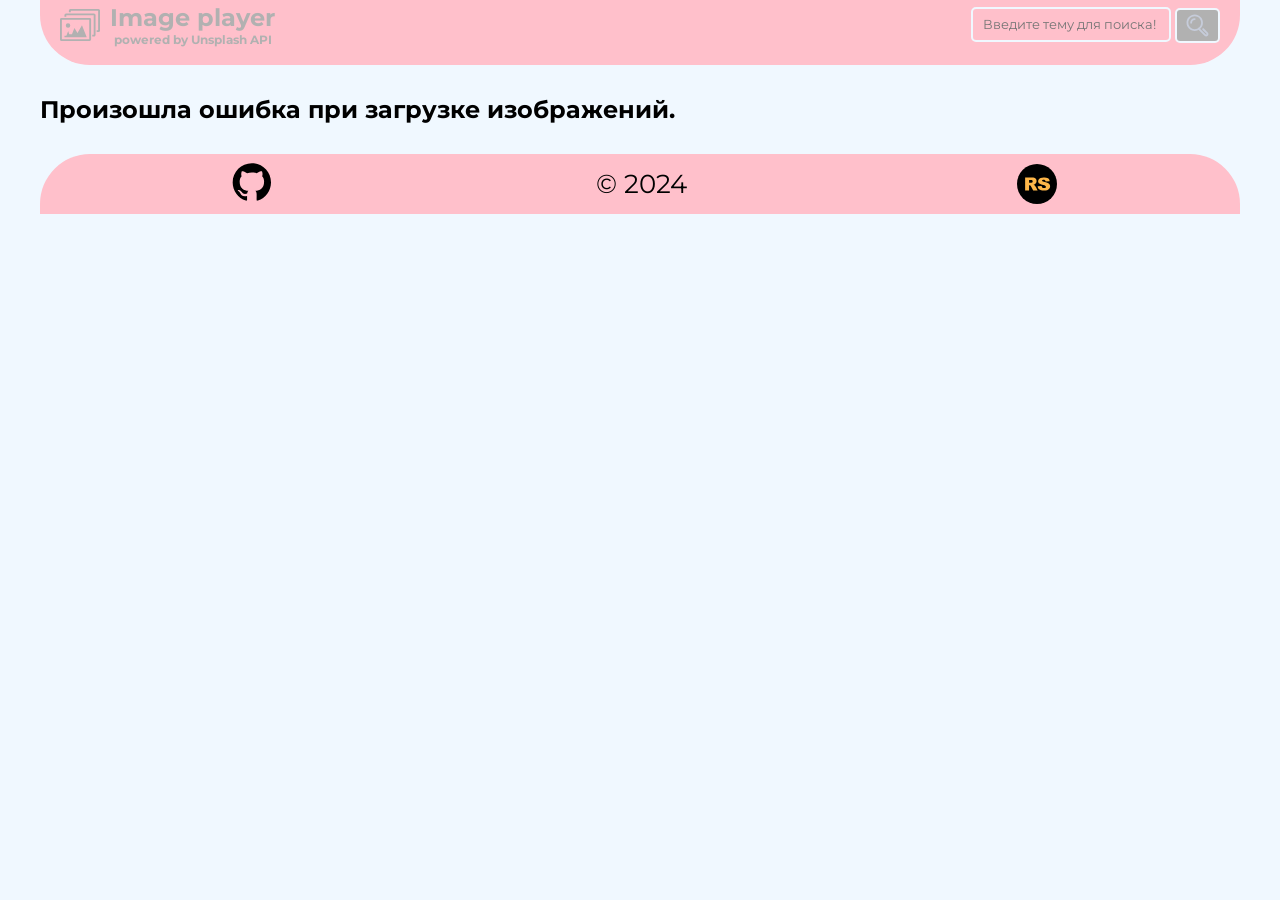
<file: image-gallery/pages/main/index.html>
<!DOCTYPE html>
<html lang="en">
<head>
    <meta charset="UTF-8">
    <meta name="viewport" content="width=device-width, initial-scale=1.0">
    <meta http-equiv="X-UA-Compatible" content="ie=edge">

    <title>Image Gallery</title>
    <!--add favicon here -->
    <link rel="apple-touch-icon" sizes="180x180" href="./../../assets/icons/favicon/apple-touch-icon.png">
    <link rel="icon" type="image/png" sizes="32x32" href="./../../assets/icons/favicon/favicon-32x32.png">
    <link rel="icon" type="image/png" sizes="16x16" href="./../../assets/icons/favicon/favicon-16x16.png">
    <!--add styles here -->
    <link rel="stylesheet" href="css/style.css">
</head>

<body>
    <header>
        <div class="container">
            <div class="header_wrapper">
                <div class="header_logo">
                    <div class="header_image">
                        <svg id="Layer_1" data-name="Layer 1" xmlns="http://www.w3.org/2000/svg" viewBox="0 0 122.88 98.27"><title>photos</title><path d="M4.84,27.31H90.76a4.77,4.77,0,0,1,3.4,1.41,4.84,4.84,0,0,1,1.41,3.4V93.47a4.75,4.75,0,0,1-1.41,3.39,1.36,1.36,0,0,1-.25.22,4.67,4.67,0,0,1-3.18,1.19H4.81A4.81,4.81,0,0,1,0,93.47V32.12a4.77,4.77,0,0,1,1.41-3.4,4.83,4.83,0,0,1,3.4-1.41ZM32.15,0h85.92a4.77,4.77,0,0,1,3.4,1.41,4.84,4.84,0,0,1,1.41,3.4V66.16a4.75,4.75,0,0,1-1.41,3.39,1.09,1.09,0,0,1-.25.22A4.67,4.67,0,0,1,118,71h-5.38V65.22h4.51V5.71H33.06v4.2H27.31V4.81a4.77,4.77,0,0,1,1.41-3.4A4.84,4.84,0,0,1,32.12,0ZM18.5,13.66h85.92a4.75,4.75,0,0,1,3.39,1.41,4.8,4.8,0,0,1,1.41,3.39V79.81a4.77,4.77,0,0,1-1.41,3.4,1.4,1.4,0,0,1-.25.22,4.67,4.67,0,0,1-3.18,1.19H99V78.88h4.51V19.37H19.4v4.2H13.65V18.46a4.81,4.81,0,0,1,4.81-4.8ZM24.68,44a6.9,6.9,0,1,1-6.89,6.89A6.89,6.89,0,0,1,24.68,44Zm29,29.59L67.49,49.71,82.14,86.77H13.77V82.18l5.74-.29,5.75-14.08,2.87,10.06h8.62l7.47-19.25L53.7,73.56ZM89.86,33H5.75V92.53H89.86V33Z"/></svg>
                    </div>
                    <div class="header_text">
                        <h1>Image player</h1>
                        <h2>powered by Unsplash API</h2>
                    </div>
                </div>
                <div class="header_search">
                    <label>
                        <input id="search_input" type="text"  placeholder="Введите тему для поиска!">
                    </label>
                    <button id="search_button">
                        <svg class="svg-icon" style="vertical-align: middle;fill: currentColor;overflow: hidden;" viewBox="0 0 1024 1024" version="1.1" xmlns="http://www.w3.org/2000/svg"><path d="M398.9 735.5c-185.4 0-336.3-150.9-336.3-336.3C62.7 213.9 213.5 63 398.9 63s336.2 150.9 336.2 336.2c0.1 185.4-150.8 336.3-336.2 336.3m0-597.8c-144.2 0-261.5 117.3-261.5 261.5s117.4 261.5 261.5 261.5c144.2 0 261.5-117.3 261.5-261.5 0.1-144.2-117.3-261.5-261.5-261.5" fill="#C6CCDA" /><path d="M865.9 959.6c-23.9 0-47.8-9.1-66-27.3L540.3 672.6c-14.6-14.6-14.6-38.3 0-52.8 14.6-14.6 38.2-14.6 52.8 0l259.6 259.7c7.4 7.4 19 7.4 26.4 0 3.7-3.7 5.5-8.1 5.5-13.2s-1.9-9.5-5.5-13.2L717.9 691.8c-14.6-14.6-14.6-38.2 0-52.8 14.6-14.6 38.2-14.6 52.8 0l161.2 161.2c17.7 17.7 27.4 41.1 27.4 66s-9.7 48.3-27.4 66c-18.2 18.2-42.1 27.4-66 27.4M249.5 436.6c-20.6 0-37.3-16.7-37.3-37.4 0-103 83.8-186.8 186.8-186.8 20.6 0 37.3 16.7 37.3 37.4 0 20.6-16.7 37.3-37.3 37.3-61.8 0-112.1 50.3-112.1 112.1 0 20.6-16.8 37.4-37.4 37.4" fill="#C6CCDA" /></svg>
                    </button>
                </div>
            </div>
        </div>
    </header>
    <section class="gallery">
        <div class="container">
            <div class="gallery_wrapper" id="gallery">
            </div>
        </div>
    </section>
    <footer>
        <div class="container">
            <div class="footer_wrapper">
                <div class="footer_github">
                    <a href="https://github.com/montaana01">
                        <span>&nbsp;</span>
                        <svg height="40" aria-hidden="true" viewBox="0 0 24 24" version="1.1" width="40" data-view-component="true">
                            <path d="M12.5.75C6.146.75 1 5.896 1 12.25c0 5.089 3.292 9.387 7.863 10.91.575.101.79-.244.79-.546 0-.273-.014-1.178-.014-2.142-2.889.532-3.636-.704-3.866-1.35-.13-.331-.69-1.352-1.18-1.625-.402-.216-.977-.748-.014-.762.906-.014 1.553.834 1.769 1.179 1.035 1.74 2.688 1.25 3.349.948.1-.747.402-1.25.733-1.538-2.559-.287-5.232-1.279-5.232-5.678 0-1.25.445-2.285 1.178-3.09-.115-.288-.517-1.467.115-3.048 0 0 .963-.302 3.163 1.179.92-.259 1.897-.388 2.875-.388.977 0 1.955.13 2.875.388 2.2-1.495 3.162-1.179 3.162-1.179.633 1.581.23 2.76.115 3.048.733.805 1.179 1.825 1.179 3.09 0 4.413-2.688 5.39-5.247 5.678.417.36.776 1.05.776 2.128 0 1.538-.014 2.774-.014 3.162 0 .302.216.662.79.547C20.709 21.637 24 17.324 24 12.25 24 5.896 18.854.75 12.5.75Z"></path>
                        </svg>
                    </a>
                </div>
                <div class="footer_copyright">
                    <a href="https://github.com/rolling-scopes-school/montaana01-JSFEPRESCHOOL2024Q2">© 2024</a>
                </div>
                <div class="footer_logo">
                    <a href="https://rs.school/courses/javascript-preschool-ru"><span>&nbsp;</span><img src="./../../assets/icons/rss-logo.svg" alt="The Rolling Scopes School"></a>
                </div>
            </div>
        </div>
    </footer>
    <script src="js/script.js"></script>
</body>
</html>
</file>
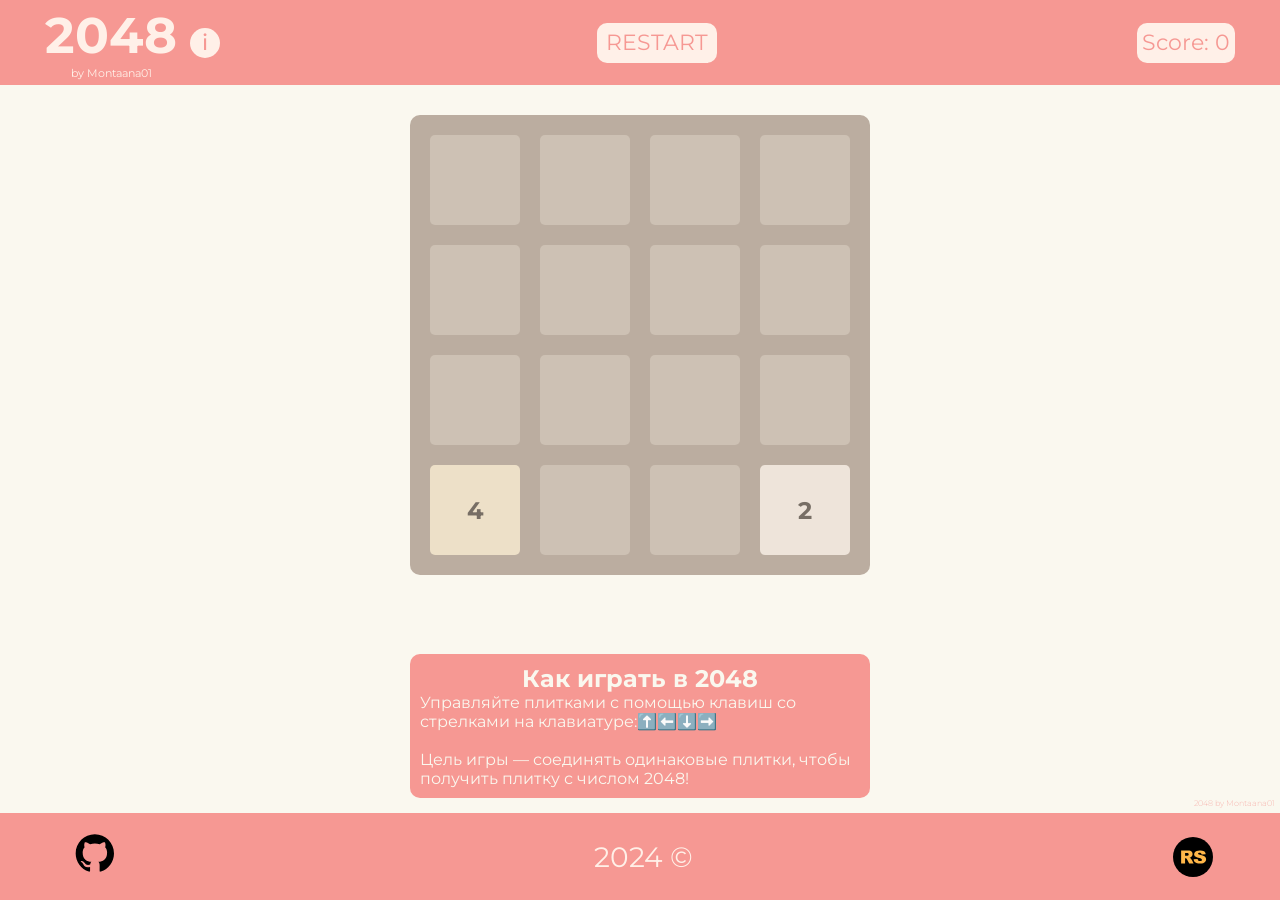
<file: random-game/pages/main/index.html>
<!DOCTYPE html>
<html lang="en">
<head>
    <meta charset="UTF-8">
    <meta name="viewport" content="width=device-width, initial-scale=1.0">
    <meta http-equiv="X-UA-Compatible" content="ie=edge">
    <title>2048 Game</title>
    <!--add favicon here -->
    <link rel="apple-touch-icon" sizes="180x180" href="./../../assets/icons/favicon/apple-touch-icon.png">
    <link rel="icon" type="image/png" sizes="32x32" href="./../../assets/icons/favicon/favicon-32x32.png">
    <link rel="icon" type="image/png" sizes="16x16" href="./../../assets/icons/favicon/favicon-16x16.png">
    <!--add styles here -->
    <link rel="stylesheet" href="css/style.css">
</head>
<body>
<header>
    <div class="header">
        <div class="container">
            <div class="header_wrapper">
                <a class="header_logo" href="./">
                    <h1>2048</h1>
                    <h2>by Montaana01</h2>
                </a>
                <button class="header_info" id="info"><span>i</span></button>
                <button class="btn" id="restart">restart</button>
                <div class="header_score">
                    <p>Score:&nbsp;</p>
                    <div class="header_score_counter" id="score"></div>
                </div>
            </div>
        </div>
    </div>
</header>
<section class="game">
    <div class="container">
        <h2 class="game_description">2048 by Montaana01</h2>
        <div class="game_wrapper" id="wrapper">
            <div class="game_block"></div>
            <div class="game_block c2 active">2</div>
            <div class="game_block"></div>
            <div class="game_block"></div>
            <div class="game_block"></div>
            <div class="game_block"></div>
            <div class="game_block"></div>
            <div class="game_block"></div>
            <div class="game_block"></div>
            <div class="game_block"></div>
            <div class="game_block c256 active">256</div>
            <div class="game_block c512 active">512</div>
            <div class="game_block"></div>
            <div class="game_block"></div>
            <div class="game_block c16 active">16</div>
            <div class="game_block c4 active">4</div>
        </div>
        <div class="game_controls">
            <div class="up btn" id="up">&#8679;</div>
            <div class="game_controls-sides">
                <div class="left btn" id="left">&#8678;</div>
                <div class="right btn" id="right">&#8680;</div>
            </div>
            <div class="down btn" id="down">&#8681;</div>
        </div>
        <div class="game_modal" id="modal">
            <div class="game_modal_wrapper" id="modal_wrapper">
                <span class="game_modal_wrapper_close-button" id="close">&times;</span>
                <h2>GAME OVER!</h2>
                <div class="game_modal_wrapper_high-score">
                    <h3>Your score: <span id="modal_score">0</span></h3>
                </div>
                <table class="game_modal_wrapper_stats">
                        <tr>
                            <td>Count moves:</td>
                            <td><span id="count_moves">0</span></td>
                        </tr>
                        <tr>
                            <td>Total time:</td>
                            <td><span id="spent_time">00:00</span></td>
                        </tr>
                        <tr>
                            <td>High scores:</td>
                            <td><span id="high_score">0</span></td>
                        </tr>
                    </table>
                <h3 id="h3">Top 10 High Scores:</h3>
                <table id="top_table">
                    <thead>
                    <tr>
                        <th>№</th>
                        <th>Score</th>
                        <th>Date</th>
                        <th>Moves</th>
                    </tr>
                    </thead>
                    <tbody>
                    </tbody>
                </table>
                <button id="restart_modal" class="btn">RESTART</button>
            </div>
        </div>
        <div class="game_popup">
            <div class="game_popup_wrapper">
                <h2>Как играть в 2048</h2>
                <p>Управляйте плитками с помощью клавиш со стрелками на клавиатуре:⬆️⬅️⬇️➡️</p><br>
                <p>Цель игры — соединять одинаковые плитки, чтобы получить плитку с числом 2048!</p>
            </div>
        </div>
    </div>
</section>
<footer>
    <div class="footer">
        <div class="container">
            <div class="footer_wrapper">
                <div class="footer_github">
                    <a href="https://github.com/montaana01">
                        <span>&nbsp;</span>
                        <svg height="40" aria-hidden="true" viewBox="0 0 24 24" version="1.1" width="40" data-view-component="true" class="octicon octicon-mark-github v-align-middle color-fg-default">
                            <path d="M12.5.75C6.146.75 1 5.896 1 12.25c0 5.089 3.292 9.387 7.863 10.91.575.101.79-.244.79-.546 0-.273-.014-1.178-.014-2.142-2.889.532-3.636-.704-3.866-1.35-.13-.331-.69-1.352-1.18-1.625-.402-.216-.977-.748-.014-.762.906-.014 1.553.834 1.769 1.179 1.035 1.74 2.688 1.25 3.349.948.1-.747.402-1.25.733-1.538-2.559-.287-5.232-1.279-5.232-5.678 0-1.25.445-2.285 1.178-3.09-.115-.288-.517-1.467.115-3.048 0 0 .963-.302 3.163 1.179.92-.259 1.897-.388 2.875-.388.977 0 1.955.13 2.875.388 2.2-1.495 3.162-1.179 3.162-1.179.633 1.581.23 2.76.115 3.048.733.805 1.179 1.825 1.179 3.09 0 4.413-2.688 5.39-5.247 5.678.417.36.776 1.05.776 2.128 0 1.538-.014 2.774-.014 3.162 0 .302.216.662.79.547C20.709 21.637 24 17.324 24 12.25 24 5.896 18.854.75 12.5.75Z"></path>
                        </svg>
                    </a>
                </div>
                <div class="footer_copyright">
                    <a href="https://github.com/rolling-scopes-school/montaana01-JSFEPRESCHOOL2024Q2">2024 ©</a>
                </div>
                <div class="footer_logo">
                    <a href="https://rs.school/courses/javascript-preschool-ru"><img src="./../../assets/icons/rss-logo.svg" alt="The Rolling Scopes School"><span>&nbsp;</span></a>
                </div>
            </div>
        </div>
    </div>
</footer>
<script src="js/script.js"></script>
</body>
</html>
</file>
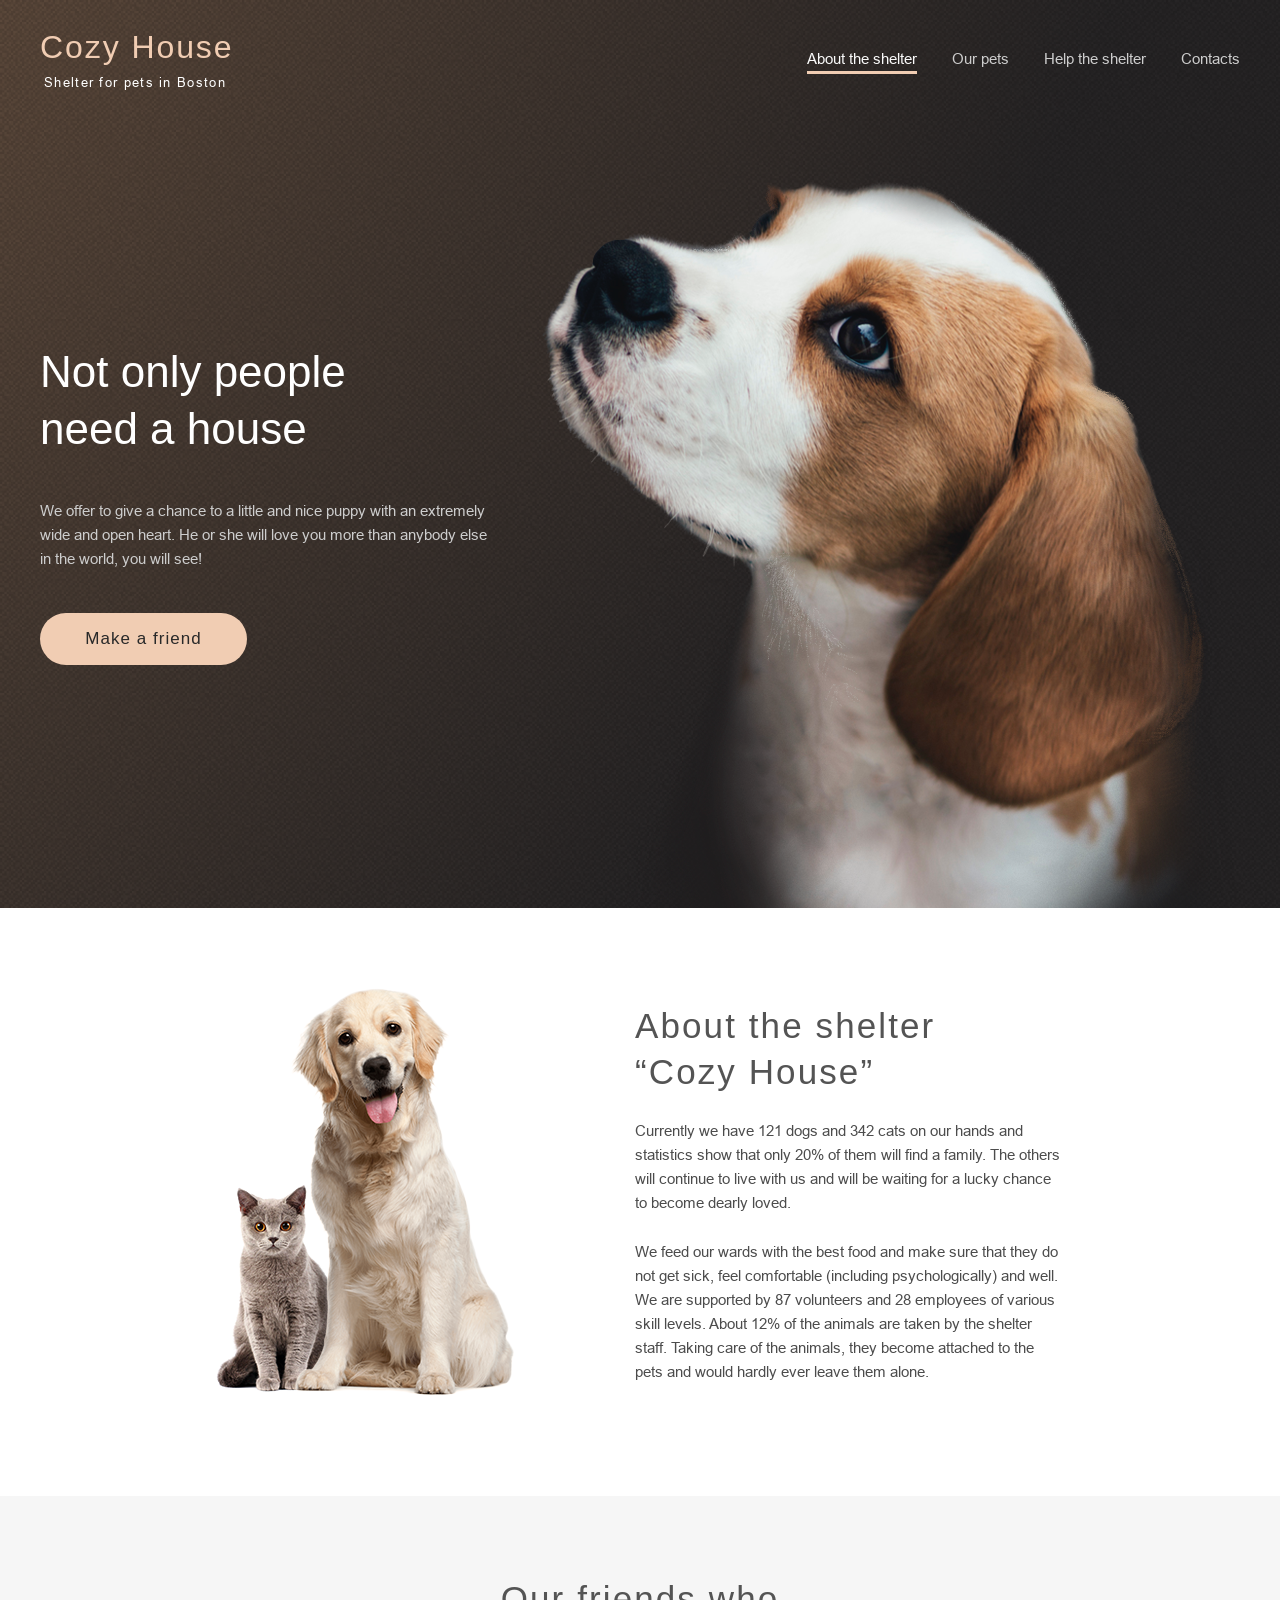
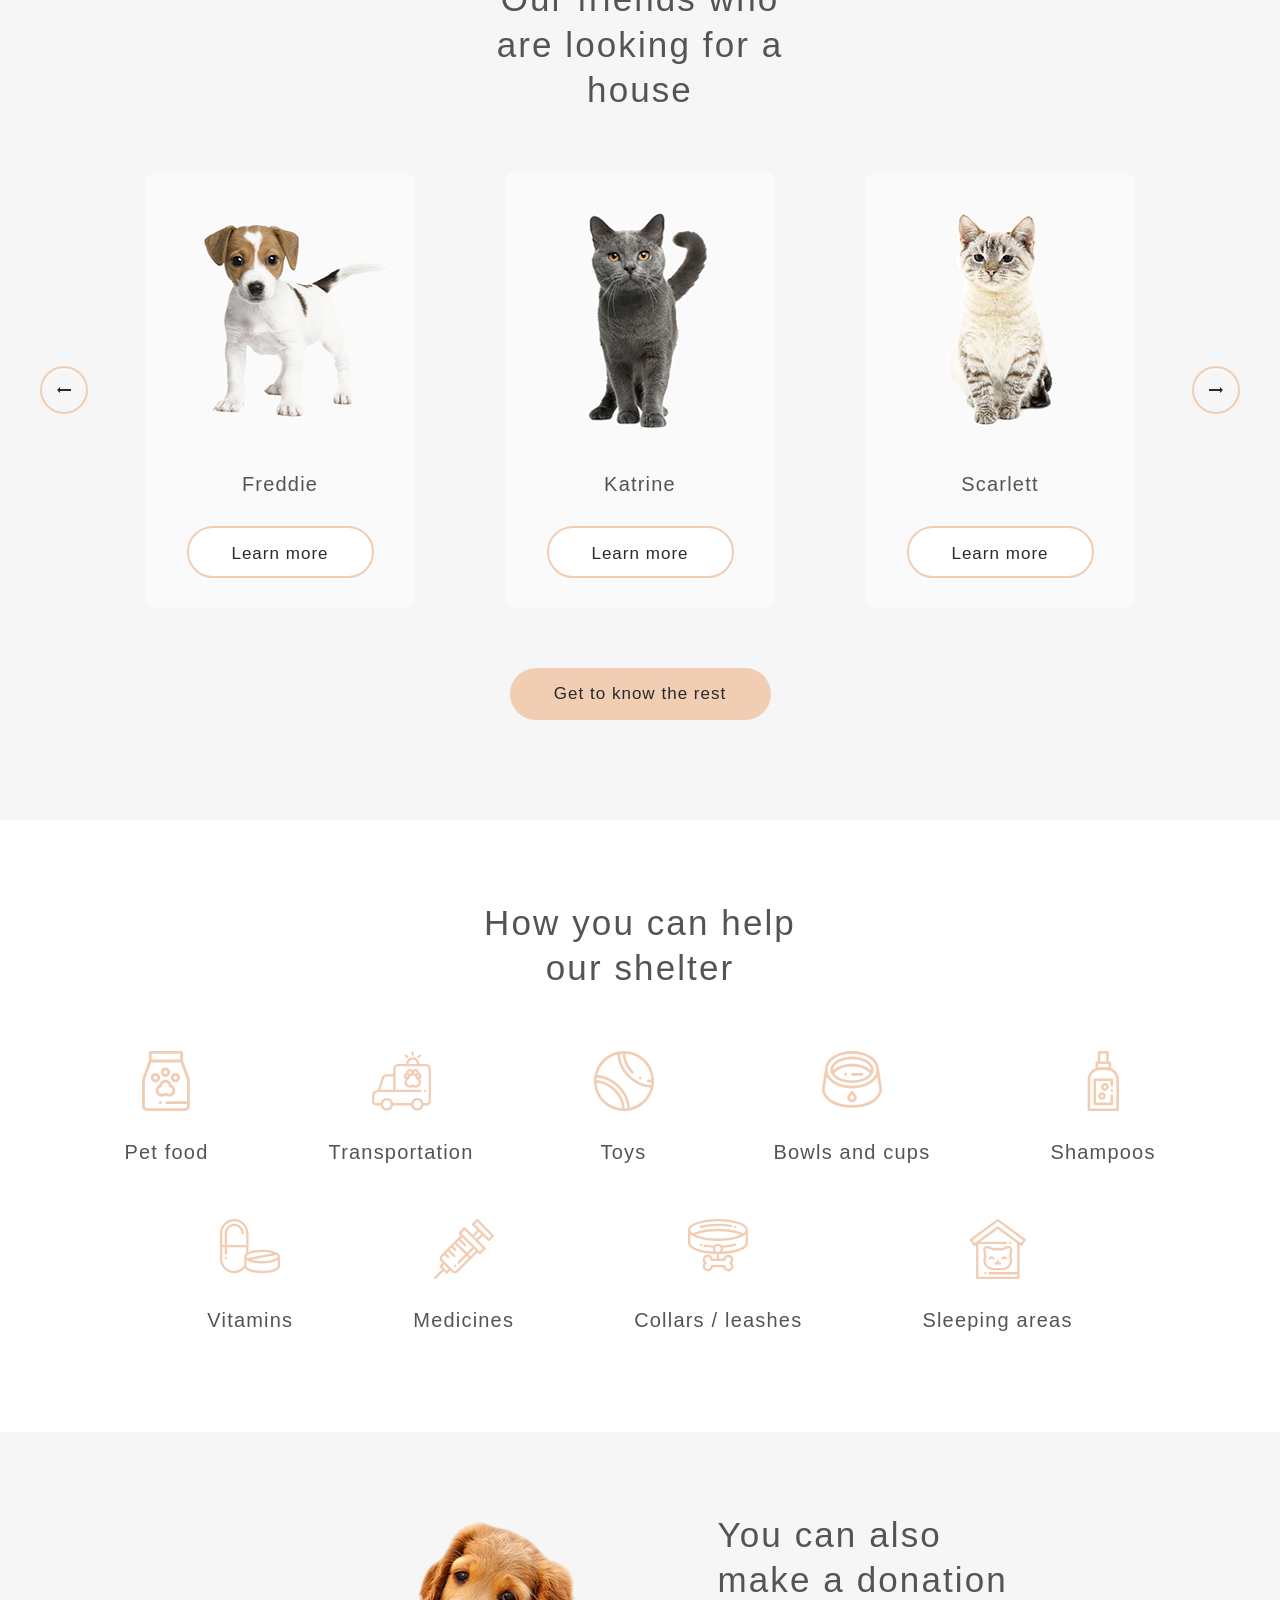
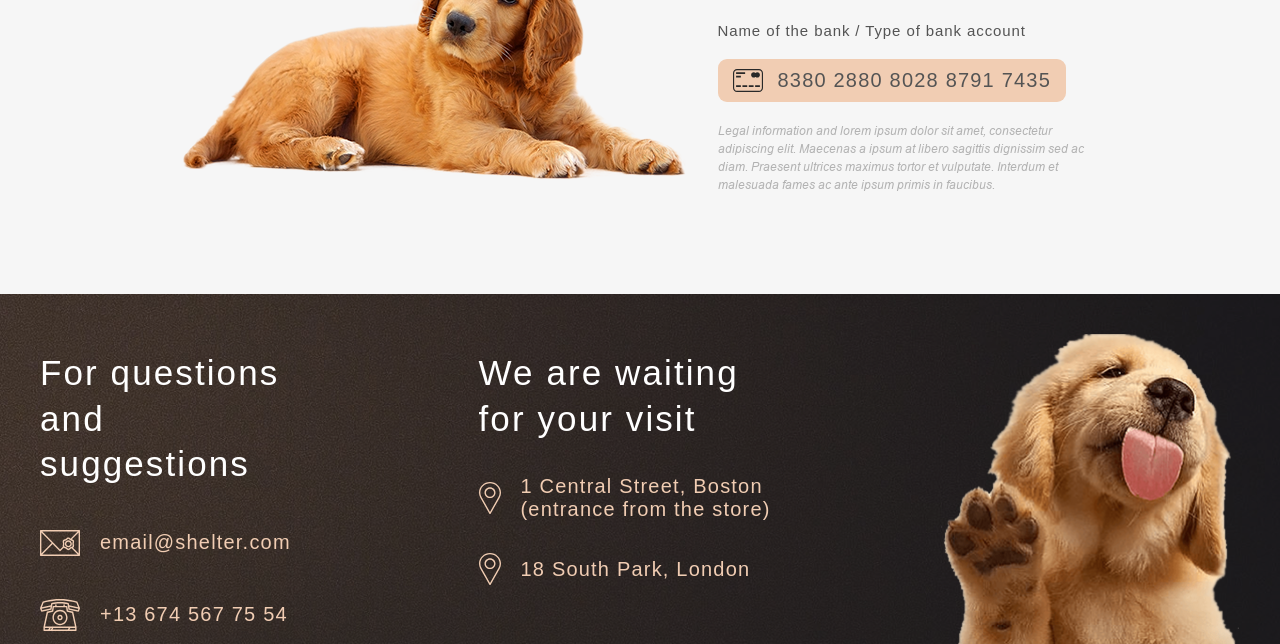
<file: shelter/pages/main/index.html>
<!DOCTYPE html>
<html lang="en">
<head>
    <meta charset="UTF-8">
    <meta name="viewport" content="width=device-width, initial-scale=1.0">
    <meta http-equiv="X-UA-Compatible" content="ie=edge">
    <title>Cozy House</title>
    <!--favicon from logo -->
    <link rel="apple-touch-icon" sizes="180x180" href="./../../assets/icons/apple-touch-icon.png">
    <link rel="icon" type="image/png" sizes="32x32" href="./../../assets/icons/favicon-32x32.png">
    <link rel="icon" type="image/png" sizes="16x16" href="./../../assets/icons/favicon-16x16.png">
    <meta name="msapplication-TileColor" content="#da532c">
    <meta name="theme-color" content="#ffffff">
    <!--favicon from logo end -->
    <link rel="stylesheet" href="style.css">
</head>
<body>
    <header id="overflow" class="overflow">
        <div class="container">
            <div class="header_wrapper">
                <div class="header_logo">
                    <a href="#" class="link">
                        <h1 class="header_title title">Cozy House</h1>
                        <div class="header_subtitle subtitle">Shelter for pets in Boston</div>
                    </a>
                </div>
                <div class="header_container" id="header_container">
                    <div class="header_overlay" id="header_overlay"></div>
                    <nav class="header_navigation" id="header_navigation">
                        <ul>
                            <li class="nav_item active">About the shelter</li>
                            <li class="nav_item link"><a href="../pets/pets.html">Our pets</a></li>
                            <li class="nav_item link"><a href="#help">Help the shelter</a></li>
                            <li class="nav_item link"><a href="#contacts">Contacts</a></li>
                        </ul>
                    </nav>
                </div>
                <div class="header_hamburger" id="header_hamburger">
                    <span></span>
                    <span></span>
                    <span></span>
                </div>
            </div>
        </div>
    </header>
    <main>
        <section class="not_only">
            <div class="container">
                <div class="not_only_wrapper">
                    <div class="not_only_wrapper-item">
                        <h2>Not only people need a house</h2>
                        <p class="l">We offer to give a chance to a little and nice
                            puppy with an extremely wide and open heart.
                            He or she will love you more than anybody else in the world, you will see!
                        </p>
                        <a class="not_only_button button" href="#our_pets">Make a friend</a>
                    </div>
                    <div class="not_only_wrapper-item">
                        <img src="./../../assets/images/start-screen-puppy.png" alt="Puppy Start Screen">
                    </div>
                </div>
            </div>
        </section>
        <section class="about">
            <div class="container">
                <div class="about_wrapper">
                    <div class="about_picture">
                        <img src="./../../assets/images/about-pets.png" alt="About Our Pets">
                    </div>
                    <div class="about_textarea">
                        <h3>About the shelter <br> “Cozy House”</h3>
                        <p class="l">Currently we have 121 dogs and 342 cats
                            on our hands and statistics show that only 20% of
                            them will find a family. The others will continue
                            to live with us and will be waiting for a lucky
                            chance to become dearly loved.
                        </p>
                        <p class="l">We feed our wards with the best food and
                            make sure that they do not get sick, feel comfortable
                            (including psychologically) and well. We are supported
                            by 87 volunteers and 28 employees of various skill levels.
                            About 12% of the animals are taken by the shelter staff.
                            Taking care of the animals, they become attached to the
                            pets and would hardly ever leave them alone.</p>
                    </div>
                </div>
            </div>
        </section>
        <section class="pets" id="our_pets">
            <div class="container">
                <h3 class="pets_header">Our friends who<br>
                    are looking for a house
                </h3>
                <div class="pets_carousel">
                    <div class="pets_arrows">
                        <div class="pets_arrow" id="pets_arrow-left">
                            <svg width="14" height="6" viewBox="0 0 14 6" fill="none" xmlns="http://www.w3.org/2000/svg">
                                <path d="M14 2V4H3V6L0 3L3 0V2H14Z" fill="#292929" />
                            </svg>
                        </div>
                        <div class="pets_arrow" id="pets_arrow-right">
                            <svg width="14" height="6" viewBox="0 0 14 6" fill="none" xmlns="http://www.w3.org/2000/svg">
                                <path d="M0 4V2L11 2V0L14 3L11 6V4L0 4Z" fill="#292929" />
                            </svg>
                        </div>
                    </div>
                    <div class="pets_wrapper">
                    </div>
                    <div class="pets_popup" id="pets_popup">
                        <div class="pets_popup-overlay pets_popup-hidden" id="pets_overlay"></div>
                        <div class="pets_popup-card pets_popup-hidden" id="pets_card">
                            <div class="pets_popup-card_close" id="pets_close">
                                <svg width="12" height="12" viewBox="0 0 12 12" fill="none" xmlns="http://www.w3.org/2000/svg">
                                    <path fill-rule="evenodd" clip-rule="evenodd" d="M7.42618 6.00003L11.7046 1.72158C12.0985 1.32775 12.0985 0.689213 11.7046 0.295433C11.3108 -0.0984027 10.6723 -0.0984027 10.2785 0.295433L5.99998 4.57394L1.72148 0.295377C1.32765 -0.098459 0.68917 -0.098459 0.295334 0.295377C-0.0984448 0.689213 -0.0984448 1.32775 0.295334 1.72153L4.57383 5.99997L0.295334 10.2785C-0.0984448 10.6723 -0.0984448 11.3108 0.295334 11.7046C0.68917 12.0985 1.32765 12.0985 1.72148 11.7046L5.99998 7.42612L10.2785 11.7046C10.6723 12.0985 11.3108 12.0985 11.7046 11.7046C12.0985 11.3108 12.0985 10.6723 11.7046 10.2785L7.42618 6.00003Z" fill="#292929" />
                                </svg>
                            </div>
                            <div class="pets_popup-card_wrapper">
                                <div class="pets_popup-card_img">
                                    <img src="./../../assets/images/carousel/charly.png" alt="Charly">
                                </div>
                                <div class="pets_popup-card_text">
                                    <h3>Charly</h3>
                                    <div class="pets_popup-card_type">
                                        <div id="type">Dog</div>
                                        <div>-</div>
                                        <div id="breed">Jack Russell Terrier</div>
                                    </div>
                                    <div class="pets_popup-card_descr">
                                        <p class="l">
                                            This cute boy, Charly, is three years old and he likes adults and kids. He isn’t fond of many other dogs, so he might do best in a single dog home. Charly has lots of energy, and loves to run and play. We think a fenced yard would make him very happy.
                                        </p>
                                    </div>
                                    <ul class="pets_popup-card_detailed">
                                        <li id="age"><p class="l"><b>Age: </b>8 years</p></li>
                                        <li id="inoculations"><p class="l"><b>Inoculations: </b>bordetella bronchiseptica, leptospirosis</p></li>
                                        <li id="diseases"><p class="l"><b>Diseases: </b>deafness , blindness</p></li>
                                        <li id="parasites"><p class="l"><b>Parasites: </b>lice, fleas</p></li>
                                    </ul>
                                </div>
                            </div>
                        </div>
                    </div>
                </div>
                <a href="../pets/pets.html" class="button pets_button">Get to know the rest</a>
            </div>
        </section>
        <section class="help" id="help">
            <div class="container">
                <h3 class="help_title">
                    How you can help<br>our shelter
                </h3>
                <div class="help_wrapper">
                    <div class="help_wrapper-item">
                        <div class="help_wrapper-item_image">
                            <svg width="48" height="60" viewBox="0 0 48 60" fill="none" xmlns="http://www.w3.org/2000/svg">
                                <path d="M46.8264 25.4978L41.0714 9.7473V1.42852C41.0714 0.639609 40.4317 0 39.6429 0H8.21438C7.42547 0 6.78586 0.639727 6.78586 1.42852V9.74719L1.03067 25.4978C0.347802 27.3636 -0.00108287 29.335 2.52475e-06 31.3219V55.0765C2.52475e-06 57.7913 2.20863 60 4.92352 60H42.9335C45.6484 60 47.857 57.7913 47.857 55.0765V31.3219C47.857 29.329 47.5103 27.3694 46.8264 25.4978ZM9.64278 2.85715H38.2143V8.57145H9.64278V2.85715ZM45 50.1321H24.8363C24.0473 50.1321 23.4077 50.7718 23.4077 51.5606C23.4077 52.3495 24.0475 52.9891 24.8363 52.9891H45V55.0763C45 56.2157 44.073 57.1427 42.9335 57.1427H4.92352C3.7841 57.1427 2.85715 56.2158 2.85715 55.0763V31.3219C2.85627 29.6695 3.1464 28.03 3.71426 26.4783L9.21328 11.4286H38.6438L44.1428 26.4783C44.7106 28.03 45.0008 29.6695 44.9999 31.3219L45 50.1321Z" fill="#F1CDB3" />
                                <path d="M29.5455 33.805C29.079 30.8772 26.5363 28.632 23.479 28.632C20.4217 28.632 17.879 30.8772 17.4126 33.805C14.9956 34.7989 13.4142 37.2756 13.6184 39.9659C13.8461 42.9637 16.2791 45.392 19.2775 45.6148C20.4356 45.7011 21.5857 45.4628 22.6036 44.9259C23.16 44.6328 23.7982 44.6326 24.3542 44.926C25.237 45.3908 26.2199 45.6331 27.2176 45.632C27.3714 45.632 27.526 45.6263 27.6802 45.6149C30.6788 45.3923 33.1117 42.9638 33.3395 39.966C33.5438 37.2756 31.9624 34.7989 29.5455 33.805ZM30.4906 39.7495C30.369 41.35 29.07 42.6466 27.4688 42.7655C26.8462 42.8126 26.2299 42.6851 25.6872 42.3986C25.0066 42.0394 24.2487 41.8517 23.4791 41.8517C22.7096 41.8517 21.9516 42.0394 21.2711 42.3986C20.7284 42.6849 20.1134 42.8123 19.4894 42.7655C17.8882 42.6467 16.5891 41.3501 16.4677 39.7495C16.3429 38.1062 17.4581 36.6124 19.0616 36.2746C19.3873 36.206 19.6788 36.0259 19.8858 35.7653C20.0929 35.5047 20.2024 35.18 20.1956 34.8473L20.1933 34.775C20.1933 32.9632 21.6672 31.4893 23.479 31.4893C25.2908 31.4893 26.7647 32.9632 26.7647 34.7698L26.7625 34.8473C26.7556 35.1801 26.8651 35.5048 27.0722 35.7654C27.2792 36.026 27.5708 36.2061 27.8965 36.2746C29.5002 36.6124 30.6154 38.1062 30.4906 39.7495Z" fill="#F1CDB3" />
                                <path d="M23.4791 25.7751C26.0393 25.7751 28.122 23.6924 28.122 21.1322C28.122 18.572 26.0393 16.4893 23.4791 16.4893C20.9189 16.4893 18.8363 18.5721 18.8363 21.1322C18.8363 23.6923 20.9191 25.7751 23.4791 25.7751ZM23.4791 19.3465C24.4638 19.3465 25.2648 20.1475 25.2648 21.1322C25.2648 22.1169 24.4638 22.9179 23.4791 22.9179C22.4944 22.9179 21.6934 22.1169 21.6934 21.1322C21.6934 20.1475 22.4945 19.3465 23.4791 19.3465Z" fill="#F1CDB3" />
                                <path d="M18.122 26.6561C18.122 24.0959 16.0392 22.0132 13.4791 22.0132C10.9191 22.0132 8.83629 24.096 8.83629 26.6561C8.83629 29.2162 10.919 31.2989 13.4791 31.2989C16.0393 31.2989 18.122 29.2162 18.122 26.6561ZM13.4791 28.4418C12.4944 28.4418 11.6934 27.6408 11.6934 26.6561C11.6934 25.6714 12.4944 24.8704 13.4791 24.8704C14.4639 24.8704 15.2649 25.6714 15.2649 26.6561C15.2649 27.6408 14.4638 28.4418 13.4791 28.4418Z" fill="#F1CDB3" />
                                <path d="M33.4791 22.0131C30.9189 22.0131 28.8362 24.0959 28.8362 26.656C28.8362 29.216 30.9191 31.2988 33.4791 31.2988C36.0393 31.2988 38.1219 29.2162 38.1219 26.656C38.1219 24.0958 36.0393 22.0131 33.4791 22.0131ZM33.4791 28.4418C32.4944 28.4418 31.6934 27.6408 31.6934 26.6561C31.6934 25.6714 32.4945 24.8704 33.4791 24.8704C34.4638 24.8704 35.2648 25.6714 35.2648 26.6561C35.2648 27.6408 34.4638 28.4418 33.4791 28.4418Z" fill="#F1CDB3" />
                                <path d="M18.6219 50.1322H18.275C17.4861 50.1322 16.8465 50.7719 16.8465 51.5607C16.8465 52.3496 17.4863 52.9892 18.275 52.9892H18.6219C19.4108 52.9892 20.0504 52.3495 20.0504 51.5607C20.0506 50.7719 19.4109 50.1322 18.6219 50.1322Z" fill="#F1CDB3" />
                            </svg>
                        </div>
                        <h4 class="help_wrapper-item_text">Pet food</h4>
                    </div>
                    <div class="help_wrapper-item">
                        <div class="help_wrapper-item_image">
                            <svg width="61" height="60" viewBox="0 0 61 60" fill="none" xmlns="http://www.w3.org/2000/svg">
                                <path d="M56.0044 12.7115H48.9814V12.5095C48.9814 8.87665 46.026 5.92118 42.3932 5.92118C38.7603 5.92118 35.8049 8.87665 35.8049 12.5095V12.7115H27.5571C24.8414 12.7115 22.6321 14.9209 22.6321 17.6365V23.2009H15.2458C13.4838 23.2009 11.9176 24.2562 11.2558 25.8893C11.2462 25.9133 11.2373 25.9375 11.2291 25.962L6.96808 38.8689C6.9294 38.8919 6.88007 38.9191 6.81866 38.9498C6.57503 39.0714 6.11929 39.2568 5.33507 39.4484C4.09062 39.7499 2.9839 40.4616 2.19323 41.4688C1.40255 42.4759 0.973964 43.72 0.976513 45.0004V51.0987C0.976513 53.1406 2.63765 54.8018 4.67952 54.8018L9.90374 54.802C10.4553 57.7562 13.0514 59.9999 16.1632 59.9999C19.2749 59.9999 21.8709 57.7561 22.4226 54.8021L40.8472 54.8024C41.3989 57.7564 43.9949 59.9999 47.1066 59.9999C50.2181 59.9999 52.8141 57.7565 53.3659 54.8026L56.6836 54.8027C59.2232 54.8027 60.9294 53.0963 60.9294 50.5568V20.08C60.9294 13.4295 57.4851 12.7115 56.0044 12.7115ZM38.1486 12.5095C38.1486 10.169 40.0527 8.26493 42.3932 8.26493C44.7336 8.26493 46.6377 10.169 46.6377 12.5095V12.7115H38.1486V12.5095ZM13.4413 26.7379C13.591 26.3833 13.8422 26.0809 14.1632 25.8686C14.4842 25.6563 14.8609 25.5436 15.2457 25.5447H22.6319V38.8266H9.45022L13.4413 26.7379ZM16.1632 57.6562C13.9435 57.6562 12.1377 55.8504 12.1377 53.6307C12.1377 53.6033 12.1392 53.5762 12.1398 53.5488C12.1406 53.5069 12.1408 53.465 12.143 53.4234C12.1433 53.4168 12.1441 53.4104 12.1445 53.4038C12.2626 51.2894 14.02 49.6052 16.1632 49.6052C18.1026 49.6052 19.7262 50.9841 20.105 52.8129L20.1067 52.82C20.1194 52.882 20.1305 52.9445 20.1403 53.0076L20.1422 53.018C20.1492 53.0638 20.1544 53.1101 20.1598 53.1564C20.1622 53.1775 20.1656 53.1983 20.1677 53.2194C20.1714 53.2554 20.1734 53.2921 20.176 53.3285C20.1784 53.3602 20.1817 53.3916 20.1833 53.4235C20.185 53.4563 20.185 53.4896 20.1858 53.5226C20.1867 53.5586 20.1885 53.5944 20.1885 53.6306C20.1887 55.8504 18.3828 57.6562 16.1632 57.6562ZM47.1066 57.6562C44.8869 57.6562 43.081 55.8504 43.081 53.6307C43.081 53.5783 43.083 53.5263 43.085 53.4743C43.0856 53.4576 43.0855 53.4405 43.0863 53.4238C43.0883 53.3852 43.0921 53.3471 43.0951 53.3088C43.0975 53.2791 43.0989 53.2491 43.1019 53.2196C43.1032 53.207 43.1053 53.1947 43.1066 53.1823C43.1202 53.06 43.1386 52.939 43.163 52.8203C43.1637 52.8168 43.1646 52.8134 43.1654 52.8099C43.5455 50.9826 45.168 49.6053 47.1066 49.6053C47.6614 49.6053 48.1905 49.7181 48.6719 49.9222C50.1163 50.5341 51.1319 51.966 51.1319 53.6308C51.1319 55.8504 49.3262 57.6562 47.1066 57.6562ZM56.6836 52.4588L53.3678 52.4587C53.3639 52.4379 53.3589 52.4175 53.3548 52.3968C53.3272 52.2591 53.2954 52.1222 53.2595 51.9864C53.2435 51.927 53.2267 51.8679 53.209 51.809C53.198 51.7724 53.1872 51.7358 53.1757 51.6994C53.156 51.6382 53.1353 51.5772 53.1137 51.5166C53.1022 51.4842 53.0913 51.4513 53.0793 51.4191C53.0531 51.3492 53.0257 51.2799 52.997 51.211C52.988 51.1892 52.9798 51.1669 52.9705 51.1452C52.9318 51.0542 52.891 50.9641 52.8482 50.875C52.8428 50.8639 52.8369 50.8532 52.8315 50.8422C52.7941 50.7656 52.7552 50.6897 52.7148 50.6146C52.6999 50.5871 52.6841 50.5602 52.6689 50.5329C52.6367 50.4749 52.6036 50.4175 52.5696 50.3606C52.5511 50.3297 52.5319 50.2995 52.5128 50.2689C52.4605 50.1846 52.4061 50.1016 52.3495 50.0201C52.2939 49.9395 52.2365 49.8602 52.1773 49.7821C52.1403 49.7337 52.1026 49.6858 52.0643 49.6385C52.0414 49.6102 52.0189 49.5819 51.9956 49.554C51.9539 49.5043 51.9114 49.4553 51.8682 49.4069C51.8469 49.383 51.8262 49.3585 51.8045 49.3349C51.7507 49.2763 51.6958 49.2188 51.6398 49.1623C51.6278 49.1501 51.6163 49.1374 51.6041 49.1253C51.535 49.0563 51.4644 48.989 51.3922 48.9233C51.3769 48.9092 51.3608 48.896 51.3452 48.882C51.2887 48.8315 51.2316 48.7815 51.1732 48.7329C51.1476 48.7116 51.1213 48.6912 51.0954 48.6704C51.046 48.6304 50.996 48.5911 50.9455 48.5525C50.9157 48.53 50.8856 48.5081 50.8555 48.4861C50.7281 48.3927 50.5972 48.3043 50.463 48.221C50.4302 48.2004 50.3973 48.1802 50.364 48.1602C50.3121 48.1292 50.2596 48.0993 50.2068 48.0698C50.1743 48.0516 50.1419 48.0331 50.1091 48.0155C50.0517 47.9847 49.9935 47.9553 49.935 47.9262C49.9059 47.9117 49.8772 47.8966 49.8479 47.8826C49.7713 47.8461 49.694 47.8111 49.616 47.7776C49.6041 47.7725 49.5923 47.7667 49.5803 47.7616C49.4896 47.7233 49.398 47.6871 49.3056 47.6531C49.2792 47.6433 49.2524 47.6348 49.2258 47.6254C49.1594 47.602 49.093 47.5789 49.0257 47.5575C48.9905 47.5464 48.9548 47.5363 48.9193 47.5258C48.8597 47.5081 48.7999 47.4906 48.7396 47.4746C48.7009 47.4643 48.662 47.4549 48.623 47.4453C48.5245 47.421 48.4254 47.3992 48.3259 47.3798C48.2669 47.3684 48.2078 47.3578 48.1485 47.348C48.1078 47.3413 48.0671 47.3345 48.0262 47.3287C47.9646 47.3199 47.9028 47.3121 47.841 47.3051C47.8017 47.3006 47.7626 47.2956 47.7231 47.2919C47.6545 47.2856 47.5859 47.2803 47.5172 47.2762C47.4835 47.2741 47.4503 47.271 47.4165 47.2694C47.3132 47.2643 47.2098 47.2617 47.1064 47.2615C47.0025 47.2615 46.8991 47.2645 46.7964 47.2694C46.7626 47.271 46.7292 47.2741 46.6956 47.2762C46.6268 47.2806 46.5581 47.2853 46.4899 47.2919C46.4503 47.2958 46.4112 47.3007 46.3718 47.3052C46.3099 47.3124 46.2482 47.3199 46.1869 47.3288C46.1459 47.3348 46.105 47.3415 46.0642 47.3483C45.9641 47.3649 45.8644 47.3838 45.7651 47.4049C45.7068 47.4175 45.6486 47.431 45.5906 47.4453C45.5512 47.4549 45.512 47.4645 45.473 47.4748C45.4132 47.4906 45.354 47.5079 45.295 47.5254C45.2589 47.5362 45.2225 47.5464 45.1867 47.5578C45.121 47.5788 45.0556 47.601 44.9906 47.6242C44.9627 47.6341 44.9345 47.6431 44.9067 47.6534C44.8146 47.6874 44.7234 47.7233 44.6334 47.7613C44.6185 47.7677 44.604 47.7747 44.5891 47.7812C44.514 47.8136 44.4395 47.847 44.3659 47.8822C44.3348 47.897 44.3045 47.913 44.2737 47.9283C44.2172 47.9566 44.1607 47.9849 44.1051 48.0147C44.0708 48.0331 44.0369 48.0524 44.003 48.0715C43.9518 48.1001 43.901 48.1293 43.8506 48.1592C43.7321 48.2304 43.6158 48.3051 43.5019 48.3833C43.4545 48.416 43.4076 48.4494 43.3611 48.4835C43.3291 48.5068 43.297 48.53 43.2655 48.5539C43.2173 48.5904 43.1701 48.6281 43.123 48.6659C43.0946 48.6888 43.0659 48.711 43.0379 48.7343C42.9838 48.7795 42.9308 48.826 42.8782 48.8727C42.8586 48.8901 42.8386 48.9069 42.8193 48.9244C42.7481 48.9892 42.6785 49.0556 42.6104 49.1235C42.5932 49.1406 42.5769 49.1587 42.5598 49.176C42.5093 49.2276 42.4591 49.2795 42.4103 49.3328C42.3859 49.3595 42.3623 49.387 42.3384 49.414C42.2982 49.4594 42.2583 49.5049 42.2194 49.5514C42.1941 49.5817 42.1694 49.6126 42.1447 49.6434C42.1086 49.6881 42.073 49.7331 42.0381 49.7788C41.9544 49.889 41.8742 50.0018 41.7975 50.1169C41.7655 50.165 41.7346 50.2137 41.704 50.2627C41.683 50.2962 41.6618 50.3296 41.6415 50.3635C41.6099 50.4161 41.5796 50.4695 41.5496 50.5232C41.5321 50.5545 41.5139 50.5854 41.4968 50.6172C41.4607 50.684 41.4264 50.752 41.3927 50.8202C41.3832 50.8394 41.373 50.858 41.3638 50.8774C41.3216 50.965 41.2815 51.0536 41.2434 51.143C41.2318 51.1703 41.2214 51.1982 41.2102 51.2258C41.1843 51.2889 41.1587 51.3523 41.1348 51.4165C41.1214 51.4524 41.1094 51.4887 41.0966 51.5247C41.0764 51.5817 41.057 51.6389 41.0384 51.6964C41.0258 51.7355 41.0142 51.7751 41.0024 51.8146C40.9736 51.911 40.9471 52.008 40.923 52.1056C40.9091 52.162 40.8961 52.2187 40.8837 52.2758C40.8746 52.3171 40.8657 52.3585 40.8575 52.4001C40.8537 52.4198 40.8489 52.4391 40.8452 52.4588L22.4241 52.4585C22.4202 52.4382 22.4154 52.4181 22.4114 52.3979C22.4035 52.3578 22.3949 52.3181 22.3863 52.2783C22.3523 52.1215 22.3122 51.9659 22.2662 51.8122C22.2548 51.774 22.2435 51.7358 22.2314 51.6978C22.2124 51.6389 22.1926 51.5804 22.1719 51.5221C22.1596 51.4872 22.1477 51.452 22.1348 51.4174C22.1104 51.3522 22.0848 51.2875 22.0581 51.2232C22.0473 51.1967 22.0372 51.1697 22.026 51.1435C21.9878 51.0538 21.9476 50.965 21.9053 50.8771C21.8967 50.8594 21.8873 50.8423 21.8787 50.8247C21.8444 50.7548 21.8089 50.6855 21.772 50.6169C21.7554 50.5859 21.7376 50.5556 21.7203 50.525C21.6899 50.4707 21.6593 50.4166 21.6273 50.3634C21.6071 50.3297 21.5862 50.2968 21.5654 50.2636C21.5347 50.2143 21.5034 50.1654 21.4713 50.1169C21.3946 50.0019 21.3144 49.8893 21.2309 49.7792C21.196 49.7335 21.1604 49.6885 21.1243 49.6438C21.0995 49.613 21.0748 49.582 21.0494 49.5516C21.0105 49.5055 20.971 49.4598 20.9309 49.4147C20.9067 49.3876 20.883 49.3599 20.8585 49.3331C20.8103 49.2803 20.7606 49.2289 20.7105 49.1778C20.693 49.1599 20.6762 49.1413 20.6584 49.1238C20.5904 49.0559 20.5209 48.9897 20.4499 48.925C20.4302 48.907 20.4096 48.89 20.3897 48.8722C20.3376 48.8255 20.2848 48.7798 20.2312 48.7349C20.2029 48.7114 20.1738 48.6888 20.1451 48.6657C20.0985 48.6282 20.0516 48.5908 20.0038 48.5546C19.972 48.5304 19.9397 48.5071 19.9075 48.4836C19.8612 48.4497 19.8145 48.4165 19.7674 48.3838C19.6868 48.3285 19.6049 48.2749 19.5219 48.2232C19.4875 48.2016 19.4528 48.1803 19.418 48.1594C19.3679 48.1296 19.3174 48.1006 19.2666 48.0722C19.2323 48.053 19.1982 48.0336 19.1635 48.0151C19.1082 47.9856 19.0525 47.957 18.9963 47.9293C18.9651 47.9137 18.9343 47.8975 18.9028 47.8824C18.8301 47.8478 18.7567 47.8146 18.6827 47.7827C18.6669 47.7758 18.6514 47.7683 18.6355 47.7615C18.5454 47.7234 18.4544 47.6875 18.3626 47.6536C18.3343 47.6432 18.3056 47.6341 18.2771 47.624C18.2127 47.601 18.1478 47.579 18.0826 47.558C18.0465 47.5465 18.0098 47.5362 17.9734 47.5254C17.9146 47.5078 17.8556 47.491 17.7963 47.4751C17.7571 47.4646 17.7176 47.455 17.6781 47.4454C17.5217 47.4067 17.3639 47.3743 17.2049 47.3484C17.1641 47.3417 17.1233 47.3349 17.0822 47.3289C17.0206 47.3202 16.9589 47.3123 16.8971 47.3054C16.8579 47.3008 16.8187 47.2959 16.7792 47.292C16.7107 47.2857 16.6421 47.2805 16.5734 47.2763C16.5397 47.2742 16.5064 47.2711 16.4727 47.2695C16.3694 47.2644 16.266 47.2618 16.1626 47.2617C16.0587 47.2617 15.9554 47.2646 15.8525 47.2695C15.8188 47.2711 15.7854 47.2742 15.7517 47.2763C15.683 47.2808 15.6143 47.2854 15.5461 47.292C15.5065 47.2959 15.4672 47.3008 15.4278 47.3054C15.3662 47.3123 15.3046 47.3202 15.2432 47.3289C15.2019 47.3349 15.161 47.3417 15.1201 47.3484C15.02 47.3648 14.9203 47.3837 14.8212 47.405C14.763 47.4175 14.7053 47.431 14.6476 47.4452C14.6079 47.4549 14.568 47.4646 14.5287 47.4751C14.4698 47.4909 14.4112 47.5076 14.3529 47.5251C14.3161 47.536 14.2791 47.5465 14.2425 47.558C14.178 47.5784 14.1143 47.6007 14.0507 47.6231C14.0212 47.6334 13.9916 47.6429 13.9624 47.6536C13.8708 47.6875 13.7801 47.7231 13.6905 47.761C13.6724 47.7687 13.6547 47.7773 13.6366 47.7851C13.565 47.8162 13.4938 47.8481 13.4235 47.8817C13.3907 47.8974 13.3585 47.9143 13.326 47.9306C13.2712 47.9577 13.2168 47.9855 13.1628 48.0142C13.1272 48.0333 13.0922 48.0534 13.0569 48.0732C13.0072 48.1011 12.9576 48.1292 12.9088 48.1585C12.8252 48.2086 12.7427 48.2604 12.6614 48.3141C12.6262 48.3373 12.5913 48.3608 12.5566 48.3847C12.5107 48.4163 12.4655 48.4488 12.4203 48.4816C12.3869 48.506 12.3533 48.5302 12.3204 48.5553C12.2743 48.5903 12.2291 48.6263 12.184 48.6625C12.1536 48.6869 12.1229 48.7107 12.0932 48.7356C12.0424 48.7778 11.993 48.8214 11.9436 48.8651C11.9207 48.8854 11.8972 48.9051 11.8745 48.9257C11.8043 48.9898 11.7355 49.0554 11.6681 49.1225C11.6473 49.1433 11.6273 49.1651 11.6067 49.1862C11.56 49.2342 11.5134 49.2822 11.4682 49.3315C11.4418 49.3602 11.4165 49.3899 11.3907 49.4191C11.3525 49.4623 11.3144 49.5056 11.2775 49.5499C11.2508 49.5817 11.2248 49.6143 11.1988 49.6468C11.1641 49.6897 11.13 49.7331 11.0965 49.777C11.0376 49.8544 10.9804 49.9332 10.925 50.0132C10.9007 50.0482 10.8767 50.0835 10.8531 50.1189C10.8223 50.1653 10.7925 50.2123 10.7628 50.2594C10.7408 50.2946 10.7187 50.3295 10.6973 50.3651C10.667 50.4156 10.638 50.467 10.6091 50.5183C10.5903 50.5517 10.571 50.5847 10.5527 50.6185C10.519 50.6817 10.4863 50.7454 10.4546 50.8097C10.4432 50.8327 10.431 50.8552 10.4198 50.8784C10.3781 50.9651 10.3384 51.0529 10.3005 51.1417C10.2876 51.172 10.2762 51.2028 10.2637 51.2333C10.2391 51.2936 10.2146 51.354 10.1919 51.4151C10.178 51.4525 10.1653 51.4904 10.1521 51.5281C10.1326 51.5835 10.1134 51.639 10.0955 51.695C10.0826 51.7352 10.0706 51.7757 10.0585 51.8163C10.0423 51.871 10.0264 51.9258 10.0116 51.9811C9.98547 52.0781 9.96183 52.1757 9.94065 52.2739C9.93151 52.3161 9.92237 52.3581 9.91405 52.4007C9.9103 52.4199 9.90561 52.4389 9.90198 52.4581H4.67952C3.92999 52.4581 3.32026 51.8484 3.32026 51.0987V45.0004C3.31869 44.2451 3.57146 43.5113 4.03784 42.9171C4.50422 42.323 5.15705 41.9032 5.89112 41.7254C6.55897 41.5621 7.13261 41.376 7.60101 41.1705H50.1626C50.8097 41.1705 51.3344 40.6458 51.3344 39.9986C51.3344 39.3515 50.8097 38.8267 50.1626 38.8267H24.9758V17.6365C24.9758 16.2133 26.1339 15.0552 27.5571 15.0552H56.0042C58.2503 15.0552 58.5855 18.2034 58.5855 20.08V50.5567C58.5855 52.2118 57.3939 52.4588 56.6836 52.4588Z" fill="#F1CDB3" />
                                <path d="M51.4371 24.8147C51.4372 23.2763 50.3567 21.9863 48.9149 21.6615C48.9226 21.5806 48.9287 21.4992 48.9311 21.4169C48.9579 20.4633 48.6017 19.5567 47.9282 18.864C47.2432 18.1596 46.2866 17.7557 45.3034 17.7557C44.1154 17.7557 43.0573 18.3338 42.3948 19.2239C41.7328 18.3338 40.6738 17.7557 39.4831 17.7557C38.5086 17.7557 37.5586 18.1544 36.8767 18.8498C36.1995 19.5402 35.8367 20.4483 35.8552 21.4064C35.8568 21.4923 35.8627 21.5773 35.8703 21.6618C34.4291 21.987 33.3492 23.2766 33.3492 24.8147C33.3492 26.1163 34.1229 27.2399 35.2341 27.7519C34.4513 28.7206 33.9945 29.9464 33.9945 31.2423C33.9945 34.3028 36.4843 36.7927 39.5448 36.7927C40.5529 36.7927 41.537 36.5172 42.3932 36.0051C43.254 36.5202 44.2384 36.7923 45.2415 36.7927C48.302 36.7927 50.7919 34.3028 50.7919 31.2423C50.7919 29.9462 50.3351 28.7206 49.5523 27.7519C50.6636 27.2399 51.4371 26.1163 51.4371 24.8147ZM45.3034 20.0996C45.6574 20.0996 46.0016 20.2448 46.2478 20.4979C46.4762 20.7328 46.597 21.0357 46.5883 21.3508C46.568 22.0692 45.9856 22.6602 45.2898 22.6682C45.1034 22.668 44.9191 22.6279 44.7495 22.5505C44.7285 22.5408 44.7079 22.5304 44.6868 22.5209C44.58 22.4646 44.4823 22.3927 44.3966 22.3077C44.1518 22.0648 44.0177 21.7384 44.0191 21.3885C44.022 20.6778 44.5982 20.0996 45.3034 20.0996ZM38.5498 20.491C38.6711 20.3665 38.8163 20.2677 38.9766 20.2005C39.1369 20.1332 39.3091 20.0988 39.4829 20.0994C40.1903 20.0994 40.7664 20.6762 40.7672 21.3851C40.7681 21.5579 40.7343 21.7291 40.6678 21.8885C40.6013 22.048 40.5035 22.1925 40.3801 22.3135C40.2964 22.3959 40.2013 22.466 40.0978 22.5217C40.0595 22.5391 40.0221 22.5577 39.9843 22.5758C39.8315 22.6389 39.6675 22.6704 39.5023 22.6683C38.7969 22.6567 38.212 22.0704 38.1983 21.3613C38.192 21.0374 38.3169 20.7285 38.5498 20.491ZM35.693 24.8148C35.6929 24.3245 36.0918 23.9257 36.5818 23.9257C37.0722 23.9257 37.4709 24.3245 37.4709 24.8148C37.4709 24.9155 37.4534 25.0118 37.4224 25.1022C37.3931 25.1611 37.3649 25.2207 37.3377 25.2808C37.1809 25.5341 36.9012 25.7038 36.582 25.7038C36.0918 25.7038 35.693 25.305 35.693 24.8148ZM45.2415 34.4492C44.4765 34.4489 43.7368 34.175 43.1561 33.6769C42.9438 33.4945 42.6731 33.3943 42.3932 33.3946C42.1133 33.3944 41.8426 33.4946 41.6303 33.6769C41.0496 34.175 40.3099 34.4489 39.5448 34.4492C37.7767 34.4492 36.3382 33.0107 36.3382 31.2426C36.3382 29.9023 37.1833 28.6919 38.4409 28.2307C38.6472 28.1551 38.8281 28.023 38.9629 27.8495C39.0977 27.676 39.181 27.4681 39.2033 27.2495C39.2362 26.9273 39.3176 26.6118 39.4447 26.3139C39.4865 26.2346 39.5256 26.1537 39.5608 26.0707C39.8716 25.4851 40.3571 25.0108 40.9498 24.7136C41.0008 24.6912 41.0511 24.6676 41.1011 24.6428C41.5085 24.4648 41.9485 24.3731 42.3932 24.3737C42.8513 24.3737 43.2875 24.4692 43.6828 24.6417C43.7327 24.6665 43.7831 24.6899 43.8341 24.7123C44.4279 25.0094 44.9143 25.4843 45.2256 26.0707C45.2608 26.1537 45.2999 26.2346 45.3416 26.3139C45.4688 26.6118 45.5502 26.9273 45.583 27.2495C45.6053 27.4681 45.6886 27.676 45.8235 27.8495C45.9583 28.023 46.1391 28.1551 46.3454 28.2307C47.6031 28.692 48.4481 29.9023 48.4481 31.2426C48.4481 33.0106 47.0097 34.4492 45.2415 34.4492ZM48.2045 25.7038C47.8853 25.7038 47.6056 25.5341 47.4488 25.2808C47.4216 25.2208 47.3933 25.1612 47.364 25.1022C47.3321 25.0097 47.3157 24.9126 47.3155 24.8148C47.3155 24.3245 47.7143 23.9257 48.2046 23.9257C48.6948 23.9257 49.0936 24.3245 49.0936 24.8148C49.0935 25.3049 48.6947 25.7038 48.2045 25.7038Z" fill="#F1CDB3" />
                                <path d="M56.0193 39.7758C56.0043 39.7007 55.9819 39.6273 55.9526 39.5566C55.9234 39.4857 55.8873 39.4178 55.8448 39.3539C55.8026 39.2897 55.7539 39.23 55.6995 39.1758C55.6452 39.1214 55.5856 39.0727 55.5214 39.0305C55.3933 38.9457 55.25 38.8864 55.0995 38.8559C54.9487 38.8254 54.7933 38.8254 54.6425 38.8559C54.5675 38.8712 54.4936 38.8934 54.4221 38.9227C54.3518 38.952 54.2839 38.9884 54.2206 39.0305C54.1561 39.0727 54.0964 39.1219 54.0425 39.1758C53.9884 39.2297 53.9392 39.2895 53.896 39.3539C53.8538 39.4172 53.8173 39.4852 53.7893 39.5566C53.76 39.627 53.7366 39.7008 53.7225 39.7758C53.7073 39.8508 53.6991 39.9281 53.6991 40.0043C53.6991 40.0803 53.7073 40.1578 53.7225 40.234C53.7366 40.3078 53.76 40.3816 53.7893 40.4531C53.8186 40.5234 53.855 40.5914 53.8971 40.6547C53.9392 40.7191 53.9884 40.7789 54.0425 40.8328C54.0964 40.8867 54.1561 40.9359 54.2206 40.9793C54.2839 41.0215 54.3518 41.0566 54.4221 41.0859C54.4936 41.1152 54.5675 41.1387 54.6425 41.1527C54.7176 41.168 54.7949 41.1762 54.871 41.1762C54.9471 41.1762 55.0246 41.168 55.0995 41.1527C55.1745 41.1387 55.2483 41.1152 55.3186 41.0859C55.3901 41.0566 55.4581 41.0215 55.5214 40.9793C55.5859 40.9359 55.6457 40.8867 55.6995 40.8328C55.7534 40.7789 55.8026 40.7191 55.8448 40.6547C55.8869 40.5914 55.9233 40.5234 55.9526 40.4531C55.9819 40.3816 56.0041 40.3078 56.0193 40.234C56.0346 40.1578 56.0427 40.0803 56.0427 40.0043C56.0427 39.9281 56.0346 39.8508 56.0193 39.7758Z" fill="#F1CDB3" />
                                <path d="M42.3932 0C41.7461 0 41.2213 0.524648 41.2213 1.17188V3.13359C41.2213 3.78082 41.7461 4.30547 42.3932 4.30547C43.0404 4.30547 43.565 3.7807 43.565 3.13359V1.17188C43.565 0.524648 43.0404 0 42.3932 0Z" fill="#F1CDB3" />
                                <path d="M37.4562 4.55659L35.8205 3.27234C35.6995 3.1773 35.5609 3.10703 35.4127 3.06555C35.2645 3.02407 35.1096 3.01218 34.9568 3.03057C34.804 3.04896 34.6563 3.09727 34.5222 3.17273C34.3881 3.24819 34.2701 3.34934 34.1751 3.47038C33.7755 3.97944 33.8642 4.71609 34.3731 5.11569L36.0088 6.39995C36.2149 6.56221 36.4695 6.65035 36.7318 6.65015C36.9095 6.65039 37.0849 6.61017 37.2447 6.53253C37.4046 6.45488 37.5446 6.34186 37.6543 6.20202C38.054 5.69284 37.9653 4.9562 37.4562 4.55659Z" fill="#F1CDB3" />
                                <path d="M50.6113 3.47021C50.2117 2.96115 49.4752 2.87244 48.9659 3.27216L47.3302 4.55642C46.8211 4.95603 46.7324 5.69267 47.1321 6.20185C47.2417 6.34177 47.3818 6.45487 47.5416 6.53254C47.7015 6.61021 47.8769 6.65042 48.0546 6.6501C48.3169 6.65028 48.5716 6.56214 48.7776 6.3999L50.4133 5.11564C50.9224 4.71603 51.0111 3.97939 50.6113 3.47021Z" fill="#F1CDB3" />
                            </svg>                        </div>
                        <h4 class="help_wrapper-item_text">Transportation</h4>
                    </div>
                    <div class="help_wrapper-item">
                        <div class="help_wrapper-item_image">
                            <svg width="60" height="60" viewBox="0 0 60 60" fill="none" xmlns="http://www.w3.org/2000/svg">
                                <path d="M51.2132 8.78672C45.5469 3.1207 38.0133 0 30 0C21.9867 0 14.4531 3.1207 8.78684 8.78672C3.12047 14.4531 0 21.9866 0 30C0 38.0134 3.12047 45.5469 8.78684 51.2133C14.4531 56.8793 21.9867 60 30 60C38.0133 60 45.5469 56.8793 51.2132 51.2133C56.8795 45.5469 60 38.0134 60 30C60 21.9866 56.8795 14.4531 51.2132 8.78672ZM10.6314 49.3685C5.90438 44.6415 3.11918 38.4906 2.67352 31.8832C3.39 31.9077 4.1223 31.9755 4.86223 32.0856C10.1654 32.8733 15.5023 35.7234 19.8894 40.1106C24.2766 44.4979 27.1266 49.8346 27.9144 55.1379C28.0223 55.8586 28.0894 56.5849 28.1154 57.3132C21.7419 56.8775 15.4928 54.2298 10.6314 49.3685ZM30.7262 57.3682C30.7013 56.4931 30.6239 55.6203 30.4946 54.7545C29.6251 48.9019 26.5139 43.046 21.7338 38.2659C16.9538 33.4859 11.098 30.3746 5.2452 29.5051C4.37502 29.3751 3.49781 29.2977 2.61832 29.2732C2.64105 28.3972 2.7048 27.5283 2.8084 26.6682C3.73793 26.6987 4.68246 26.7843 5.62863 26.9248C12.0308 27.8757 18.4055 31.2484 23.5785 36.4213C28.7512 41.5939 32.1239 47.9687 33.075 54.3709C33.2133 55.3004 33.2987 56.237 33.3307 57.1763C32.4661 57.2814 31.5969 57.3455 30.7262 57.3682ZM49.3685 49.3685C45.5416 53.1952 40.8551 55.6504 35.9248 56.7348C35.881 55.8152 35.7912 54.8983 35.6557 53.9877C34.6229 47.0358 30.9889 40.1423 25.4234 34.5766C19.8575 29.0109 12.964 25.3772 6.0123 24.3444C5.0982 24.2082 4.17782 24.1182 3.25465 24.0746L3.2475 24.0805C4.35598 19.0238 6.88301 14.3798 10.6315 10.6314C14.2923 6.97055 18.7399 4.56516 23.4349 3.41402C23.4672 4.49215 23.5632 5.56742 23.7224 6.63422C24.755 13.5859 28.3889 20.4795 33.9546 26.0453C39.5203 31.611 46.4139 35.2447 53.3659 36.2775C54.4358 36.4373 55.5143 36.5334 56.5956 36.5653L56.6073 36.5459C55.4323 41.3595 52.9617 45.7754 49.3685 49.3685ZM57.1071 33.966C56.0064 33.955 54.8814 33.8653 53.7492 33.6972C47.3468 32.7461 40.972 29.3735 35.7993 24.2006C30.6265 19.0277 27.2538 12.6531 26.3029 6.25102C26.1354 5.12379 26.0455 4.00371 26.034 2.90824C26.8999 2.78261 27.7712 2.69826 28.6451 2.65547C28.6431 3.70254 28.7214 4.7775 28.8832 5.8677C29.7527 11.7204 32.8641 17.5763 37.6441 22.3562C38.1534 22.8654 38.9794 22.8654 39.4888 22.3562C39.9981 21.8469 39.9981 21.021 39.4888 20.5114C35.1016 16.1243 32.2516 10.7876 31.4638 5.48426C31.3205 4.51898 31.2499 3.57035 31.2521 2.65055C37.8434 2.94937 44.3467 5.60918 49.3688 10.6315C54.2461 15.5088 57.0565 21.902 57.3623 28.7483C56.4367 28.7503 55.4855 28.6804 54.5159 28.5363C53.8035 28.4305 53.1397 28.9225 53.034 29.635C52.9281 30.3476 53.42 31.0109 54.1325 31.1167C55.21 31.2768 56.2729 31.3569 57.3083 31.3569C57.3252 31.3569 57.3417 31.356 57.3586 31.356C57.316 32.2295 57.2321 33.1004 57.1071 33.966Z" fill="#F1CDB3"/>
                                <path d="M46.1517 25.775C45.8059 25.7756 45.4744 25.9131 45.2296 26.1573C44.9854 26.4021 44.848 26.7336 44.8474 27.0793C44.8474 27.4224 44.9857 27.7589 45.2296 28.0015C45.4721 28.2442 45.8087 28.3836 46.1517 28.3836C46.4947 28.3836 46.8313 28.2442 47.0739 28.0015C47.3176 27.7563 47.4549 27.425 47.456 27.0793C47.456 26.7363 47.3164 26.3998 47.0739 26.1573C46.829 25.9131 46.4975 25.7756 46.1517 25.775Z" fill="#F1CDB3"/>
                            </svg>
                        </div>
                        <h4 class="help_wrapper-item_text">Toys</h4>
                    </div>
                    <div class="help_wrapper-item">
                        <div class="help_wrapper-item_image">
                            <svg width="60" height="57" viewBox="0 0 60 57" fill="none" xmlns="http://www.w3.org/2000/svg">
                                <path d="M59.985 37.8551L57.1255 18.6441C57.0792 13.0657 53.693 7.89303 47.8159 4.43765C42.9483 1.57605 36.6213 0 30.0001 0C23.3786 0 17.0515 1.57605 12.1838 4.43765C6.3069 7.89303 2.92054 13.0657 2.87437 18.6441L0.0148828 37.8551C0.00503905 37.9216 0 37.9887 0 38.056C0 43.7049 3.76452 48.936 10.3284 52.408C15.7022 55.2504 22.6883 56.8158 30.0001 56.8158C37.3116 56.8158 44.2978 55.2504 49.6716 52.408C56.2354 48.936 60 43.7049 60 38.056C59.9999 37.9888 59.9949 37.9216 59.985 37.8551ZM13.5668 6.78995C18.0215 4.17105 23.8576 2.72871 30.0001 2.72871C36.1424 2.72871 41.9785 4.17105 46.4331 6.78995C51.4956 9.76627 54.3993 14.1293 54.3993 18.7599C54.3993 23.3906 51.4957 27.7535 46.4332 30.7299C41.9785 33.3488 36.1424 34.7911 30.0001 34.7911C23.8577 34.7911 18.0215 33.3488 13.5669 30.7299C8.5044 27.7536 5.60073 23.3906 5.60073 18.7599C5.60073 14.1293 8.50428 9.76639 13.5668 6.78995ZM48.3956 49.996C43.4079 52.6342 36.875 54.0871 30.0001 54.0871C23.125 54.0871 16.592 52.6342 11.6044 49.996C6.00374 47.0333 2.77453 42.7218 2.72917 38.1535L4.60757 25.5342C6.17225 28.4612 8.75283 31.0645 12.1841 33.0819C17.0517 35.9434 23.3787 37.5195 30.0001 37.5195C36.6213 37.5195 42.9485 35.9434 47.816 33.0819C51.2473 31.0645 53.8279 28.461 55.3925 25.5342L57.2709 38.1535C57.2255 42.7219 53.9963 47.0335 48.3956 49.996Z" fill="#F1CDB3"/>
                                <path d="M30.0001 32.0618C39.3534 32.0618 47.6079 28.4427 50.5397 23.0569C51.29 21.6803 51.6707 20.2344 51.6707 18.7599C51.6707 15.0676 49.3194 11.652 45.0502 9.14217C41.0085 6.76631 35.6637 5.45791 30.0001 5.45791C24.3366 5.45791 18.9916 6.76643 14.9501 9.14229C10.6807 11.6521 8.32945 15.0676 8.32945 18.76C8.32945 20.2347 8.70996 21.6804 9.46008 23.0563C12.3923 28.4427 20.6467 32.0618 30.0001 32.0618ZM30.0001 29.3332C22.1546 29.3332 15.0282 26.5145 12.2557 22.4006C15.0293 18.2891 22.1568 15.4732 30.0001 15.4732C37.8435 15.4732 44.9711 18.2891 47.7446 22.4008C44.9726 26.5145 37.8458 29.3332 30.0001 29.3332ZM11.0579 18.76C11.058 16.0744 12.9313 13.4942 16.3328 11.4945C19.9617 9.36131 24.8154 8.18651 30 8.18651C35.1845 8.18651 40.0384 9.36131 43.6672 11.4946C47.0687 13.4942 48.9421 16.0743 48.9421 18.76C48.9421 18.9993 48.9259 19.238 48.896 19.4761C45.1332 15.3699 37.9658 12.7446 30 12.7446C22.0342 12.7446 14.8669 15.37 11.1041 19.4761C11.0738 19.2386 11.0584 18.9994 11.0579 18.76Z" fill="#F1CDB3"/>
                                <path d="M30 39.7701C29.8155 39.7701 29.6329 39.8076 29.4633 39.8801C29.2936 39.9527 29.1405 40.059 29.0131 40.1924C28.1243 41.1235 25.225 44.3365 25.225 46.5916C25.225 49.2246 27.367 51.3666 30 51.3666C32.633 51.3666 34.775 49.2246 34.775 46.5916C34.775 44.3365 31.8756 41.1235 30.987 40.1924C30.8595 40.059 30.7064 39.9527 30.5368 39.8801C30.3671 39.8076 30.1845 39.7701 30 39.7701ZM30 48.6381C28.8716 48.6381 27.9536 47.7201 27.9536 46.5917C27.9536 45.986 28.9058 44.5224 30 43.1941C31.0943 44.5226 32.0465 45.986 32.0465 46.5917C32.0465 47.7201 31.1284 48.6381 30 48.6381Z" fill="#F1CDB3"/>
                                <path d="M23.8843 21.8977H23.4637C22.7102 21.8977 22.0994 22.5085 22.0994 23.262C22.0994 24.0155 22.7102 24.6263 23.4637 24.6263H23.8843C24.6378 24.6263 25.2486 24.0155 25.2486 23.262C25.2486 22.5085 24.6378 21.8977 23.8843 21.8977Z" fill="#F1CDB3"/>
                                <path d="M40.074 21.8977H30.342C29.5884 21.8977 28.9777 22.5085 28.9777 23.262C28.9777 24.0155 29.5884 24.6263 30.342 24.6263H40.074C40.8275 24.6263 41.4383 24.0155 41.4383 23.262C41.4383 22.5085 40.8275 21.8977 40.074 21.8977Z" fill="#F1CDB3"/>
                            </svg>
                        </div>
                        <h4 class="help_wrapper-item_text">Bowls and cups</h4>
                    </div>
                    <div class="help_wrapper-item">
                        <div class="help_wrapper-item_image">
                            <svg width="32" height="60" viewBox="0 0 32 60" fill="none" xmlns="http://www.w3.org/2000/svg">
                                <path d="M24.1303 17.1814V11.7391C24.1303 11.0188 23.5463 10.4348 22.826 10.4348H21.8477V1.3043C21.8477 0.583945 21.2637 0 20.5434 0H12.0651C11.3448 0 10.7608 0.583945 10.7608 1.3043V10.4347H9.78253C9.06218 10.4347 8.47823 11.0187 8.47823 11.739V17.1813C3.89772 19.0078 0.6521 23.4879 0.6521 28.712V58.6956C0.6521 59.4159 1.23604 59.9999 1.9564 59.9999H30.6521C31.3725 59.9999 31.9564 59.4159 31.9564 58.6956V28.7121C31.9563 23.4879 28.7107 19.0078 24.1303 17.1814ZM13.3694 2.60871H19.239V10.4348H13.3694V2.60871ZM11.0867 13.0434H21.5214V16.3043H11.0867V13.0434ZM29.3476 57.3913H3.26069V28.7121C3.26069 23.3088 7.65651 18.913 13.0597 18.913H19.5486C24.9519 18.913 29.3476 23.3088 29.3476 28.7121V57.3913Z" fill="#F1CDB3"/>
                                <path d="M24.7825 27.3913H7.82591C7.10556 27.3913 6.52161 27.9752 6.52161 28.6956V52.826C6.52161 53.5464 7.10556 54.1303 7.82591 54.1303H24.7825C25.5028 54.1303 26.0868 53.5464 26.0868 52.826V44.6287C26.0868 43.9084 25.5028 43.3244 24.7825 43.3244C24.0621 43.3244 23.4782 43.9084 23.4782 44.6287V51.5217H9.13033V30H23.4782V34.1287C23.4782 34.8491 24.0621 35.433 24.7825 35.433C25.5028 35.433 26.0868 34.8491 26.0868 34.1287V28.6957C26.0868 27.9752 25.5028 27.3913 24.7825 27.3913Z" fill="#F1CDB3"/>
                                <path d="M24.7824 38.0645C24.0621 38.0645 23.4781 38.6484 23.4781 39.3688V39.4992C23.4781 40.2195 24.0621 40.8035 24.7824 40.8035C25.5028 40.8035 26.0867 40.2195 26.0867 39.4992V39.3688C26.0867 38.6484 25.5028 38.0645 24.7824 38.0645Z" fill="#F1CDB3"/>
                                <path d="M14.9922 41.1512C12.8345 41.1512 11.0792 42.9066 11.0792 45.0642C11.0792 47.2219 12.8345 48.9773 14.9922 48.9773C17.1499 48.9773 18.9052 47.2219 18.9052 45.0642C18.9052 42.9067 17.1499 41.1512 14.9922 41.1512ZM14.9922 46.3687C14.273 46.3687 13.6879 45.7835 13.6879 45.0644C13.6879 44.3452 14.273 43.7601 14.9922 43.7601C15.7114 43.7601 16.2965 44.3452 16.2965 45.0644C16.2965 45.7835 15.7115 46.3687 14.9922 46.3687Z" fill="#F1CDB3"/>
                                <path d="M21.8456 35.9842C21.8456 33.8266 20.0903 32.0712 17.9326 32.0712C15.7749 32.0712 14.0196 33.8266 14.0196 35.9842C14.0196 38.1419 15.7749 39.8973 17.9326 39.8973C20.0901 39.8974 21.8456 38.1419 21.8456 35.9842ZM17.9325 37.2887C17.2133 37.2887 16.6282 36.7035 16.6282 35.9844C16.6282 35.2652 17.2133 34.6801 17.9325 34.6801C18.6517 34.6801 19.2368 35.2652 19.2368 35.9844C19.2368 36.7035 18.6519 37.2887 17.9325 37.2887Z" fill="#F1CDB3"/>
                            </svg>
                        </div>
                        <h4 class="help_wrapper-item_text">Shampoos</h4>
                    </div>
                    <div class="help_wrapper-item">
                        <div class="help_wrapper-item_image">
                            <svg width="60" height="55" viewBox="0 0 60 55" fill="none" xmlns="http://www.w3.org/2000/svg">
                                <path d="M54.3108 32.3986C51.0359 31.284 46.7048 30.6702 42.1158 30.6702C41.8289 30.6702 41.5431 30.6725 41.2586 30.6773C36.9894 30.7488 32.991 31.3536 29.9207 32.3986C29.428 32.5653 28.9424 32.7523 28.4651 32.9589V14.2325C28.4651 6.38472 22.0805 0 14.2325 0C6.38461 0 0 6.38472 0 14.2325V39.9261C0 47.7739 6.38461 54.1587 14.2325 54.1587C16.722 54.1587 19.1722 53.5062 21.3188 52.2717C22.6721 51.4934 23.8881 50.4936 24.9168 49.3257C25.6645 50.3761 27.1451 51.4856 29.9208 52.4303C33.1957 53.5448 37.5266 54.1587 42.1157 54.1587C46.7047 54.1587 51.0357 53.5448 54.3107 52.4303C59.0129 50.83 60 48.7566 60 47.299V37.5299C60 36.0723 59.0129 33.9989 54.3108 32.3986ZM26.5754 37.5299C26.5759 37.4863 26.5798 37.4428 26.5871 37.3998L26.5891 37.3882C26.6289 37.1764 26.7563 36.9305 26.9907 36.6639L26.9952 36.6589C27.0307 36.6187 27.0695 36.578 27.1099 36.5368C27.137 36.5096 27.1641 36.4823 27.193 36.4552L27.2271 36.4233C27.4235 36.2422 27.6601 36.0603 27.9332 35.8825C27.9379 35.8794 27.9418 35.8757 27.9464 35.8726C28.5871 35.4565 29.478 35.025 30.6759 34.6173C33.7141 33.5834 37.7769 33.0138 42.1158 33.0138C46.0691 33.0139 49.7904 33.488 52.719 34.3541L27.6397 38.9756C26.8868 38.4213 26.5767 37.9077 26.5754 37.5323V37.5299ZM26.1213 34.2903C25.2179 34.9825 24.7144 35.6857 24.4591 36.3382C24.3731 36.5576 24.3108 36.7855 24.2733 37.0181C24.2561 37.1239 24.2443 37.2305 24.2379 37.3375L24.2359 37.3677C24.2331 37.4224 24.2313 37.4766 24.2313 37.5298V46.3609C22.0289 49.7824 18.315 51.8149 14.2325 51.8149C7.67707 51.8149 2.34375 46.4816 2.34375 39.9261V28.2512H4.6875V34.5793C4.6875 35.2266 5.21227 35.7512 5.85938 35.7512C6.50648 35.7512 7.03125 35.2266 7.03125 34.5793V28.2512H26.1213V34.2903ZM26.1213 25.9075H7.03125V14.2325C7.03125 10.2618 10.2616 7.03125 14.2325 7.03125C18.2034 7.03125 21.4338 10.2618 21.4338 14.2325C21.4338 14.8798 21.9586 15.4044 22.6057 15.4044C23.2529 15.4044 23.7776 14.8798 23.7776 14.2325C23.7776 8.96941 19.4957 4.6875 14.2325 4.6875C8.96941 4.6875 4.6875 8.96941 4.6875 14.2325V25.9075H2.34375V14.2325C2.34375 7.67707 7.67707 2.34375 14.2325 2.34375C20.788 2.34375 26.1213 7.67707 26.1213 14.2325V25.9075ZM57.6562 47.299C57.6562 47.9987 56.5823 49.1814 53.5556 50.2116C50.5174 51.2455 46.4546 51.815 42.1158 51.815C37.7769 51.815 33.7141 51.2456 30.6759 50.2116C27.6492 49.1815 26.5753 47.9988 26.5753 47.299V46.6986L26.5754 46.697V41.0932C27.3962 41.6393 28.4844 42.1724 29.9208 42.6612C33.1957 43.7757 37.5267 44.3896 42.1158 44.3896C46.7048 44.3896 51.0359 43.7757 54.3108 42.6612C55.7471 42.1723 56.8355 41.6393 57.6562 41.0931V47.299ZM53.5556 40.4423C50.5174 41.4763 46.4548 42.0458 42.1158 42.0458C38.1056 42.0458 34.3334 41.5584 31.386 40.6685L56.525 36.036C57.3278 36.6098 57.6562 37.1435 57.6562 37.5299C57.6562 38.2296 56.5823 39.4123 53.5556 40.4423Z" fill="#F1CDB3"/>
                                <path d="M6.68777 38.402C6.63386 38.3481 6.57421 38.2989 6.50976 38.2567C6.44592 38.2141 6.37801 38.178 6.30702 38.1489C6.23671 38.1196 6.163 38.0973 6.088 38.0821C5.93718 38.0516 5.78179 38.0516 5.63097 38.0821C5.55597 38.0973 5.48214 38.1196 5.41066 38.1489C5.34023 38.1782 5.27238 38.2145 5.2091 38.2567C5.14452 38.2989 5.08476 38.3481 5.03085 38.402C4.97695 38.4559 4.92773 38.5157 4.88554 38.5802C4.84218 38.6434 4.80702 38.7114 4.77773 38.7829C4.74843 38.8532 4.72499 38.927 4.71105 39.002C4.6957 39.077 4.68761 39.1544 4.68761 39.2305C4.68761 39.3079 4.6957 39.3841 4.71105 39.4602C4.72499 39.5352 4.74843 39.6091 4.77773 39.6794C4.80702 39.7497 4.84218 39.8177 4.88554 39.8821C4.92773 39.9454 4.97695 40.0052 5.03085 40.0602C5.19533 40.2232 5.40397 40.3345 5.63097 40.3802C5.70597 40.3954 5.78331 40.4024 5.85949 40.4024C6.01311 40.4028 6.16526 40.3725 6.30702 40.3134C6.37801 40.2842 6.44592 40.2481 6.50976 40.2055C6.57421 40.1622 6.63398 40.1141 6.68788 40.0602C6.74191 40.0052 6.79113 39.9454 6.8332 39.8821C6.87538 39.8177 6.91171 39.7497 6.94101 39.6794C6.97031 39.6091 6.99374 39.5352 7.00898 39.4602C7.02421 39.3841 7.03124 39.3079 7.03124 39.2305C7.03124 38.9223 6.90585 38.62 6.68777 38.402Z" fill="#F1CDB3"/>
                            </svg>
                        </div>
                        <h4 class="help_wrapper-item_text">Vitamins</h4>
                    </div>
                    <div class="help_wrapper-item">
                        <div class="help_wrapper-item_image">
                            <svg width="60" height="60" viewBox="0 0 60 60" fill="none" xmlns="http://www.w3.org/2000/svg">
                                <path d="M59.6564 15.8985L44.1014 0.343125C43.6438 -0.114375 42.902 -0.114375 42.444 0.343125L38.3014 4.48547C38.0817 4.70525 37.9582 5.00331 37.9582 5.3141C37.9582 5.62489 38.0817 5.92295 38.3014 6.14273L43.2225 11.0637L38.5636 15.7226L31.3925 8.55152C30.9348 8.09391 30.1929 8.09402 29.7351 8.55152L24.9767 13.3099C24.757 13.5297 24.6336 13.8278 24.6336 14.1386C24.6336 14.4493 24.757 14.7474 24.9767 14.9672L26.488 16.4784L7.06509 35.902C5.28032 37.6868 5.28032 40.5911 7.06509 42.3762L8.5563 43.8674L5.82208 46.6016C5.71325 46.7104 5.62692 46.8396 5.56802 46.9818C5.50912 47.124 5.47881 47.2763 5.47881 47.4302C5.47881 47.5841 5.50912 47.7365 5.56802 47.8787C5.62692 48.0209 5.71325 48.1501 5.82208 48.2589L7.95278 50.3897L0.343213 57.9991C-0.114404 58.4568 -0.114404 59.1988 0.343213 59.6565C0.57208 59.8854 0.871963 59.9998 1.17185 59.9998C1.47173 59.9998 1.77173 59.8854 2.00048 59.6565L9.61017 52.0468L11.741 54.1777C11.9608 54.3974 12.2588 54.5208 12.5696 54.5208C12.8804 54.5208 13.1785 54.3974 13.3983 54.1777L16.1325 51.4434L17.6237 52.9347C18.4883 53.7993 19.638 54.2754 20.8608 54.2754C22.0835 54.2754 23.2332 53.7993 24.0978 52.9347L43.5209 33.5116L45.0322 35.0229C45.1409 35.1319 45.2701 35.2183 45.4123 35.2772C45.5545 35.3361 45.7069 35.3663 45.8608 35.3661C46.1608 35.3661 46.4606 35.2518 46.6895 35.0229L51.4477 30.2645C51.6675 30.0447 51.7909 29.7466 51.7909 29.4359C51.7909 29.1251 51.6675 28.827 51.4477 28.6072L44.2767 21.4362L48.9356 16.7773L53.8565 21.6982C53.9652 21.8072 54.0944 21.8936 54.2366 21.9525C54.3788 22.0114 54.5312 22.0416 54.6852 22.0414C54.9852 22.0414 55.2849 21.9271 55.5138 21.6982L59.6563 17.5557C60.1141 17.0982 60.1141 16.3562 59.6564 15.8985ZM24.7358 21.546L30.1576 26.9678C30.2663 27.0768 30.3954 27.1632 30.5376 27.2221C30.6799 27.281 30.8323 27.3112 30.9862 27.311C31.2862 27.311 31.586 27.1966 31.8149 26.9678C32.2725 26.5102 32.2725 25.7681 31.8149 25.3105L26.3931 19.8887L28.1454 18.1364L38.234 28.2251L32.8747 33.5844L22.7859 23.4956L24.7358 21.546ZM12.5696 51.6916L8.30798 47.4301L10.2137 45.5246L14.4751 49.7861L12.5696 51.6916ZM22.4403 51.2773C21.5694 52.1482 20.152 52.1483 19.2811 51.2773L8.72235 40.7187C7.8513 39.8476 7.8513 38.4302 8.72235 37.5593L10.3916 35.8901L13.2772 38.7757C13.5061 39.0046 13.8059 39.1189 14.1058 39.1189C14.4057 39.1189 14.7057 39.0046 14.9345 38.7757C15.3921 38.3181 15.3921 37.5761 14.9345 37.1183L12.0488 34.2327L13.9774 32.304L19.3991 37.7257C19.6279 37.9546 19.9278 38.0689 20.2277 38.0689C20.5276 38.0689 20.8276 37.9545 21.0563 37.7257C21.514 37.2681 21.514 36.5261 21.0563 36.0684L15.6345 30.6466L17.5632 28.718L20.4488 31.6036C20.6777 31.8325 20.9776 31.9468 21.2775 31.9468C21.5774 31.9468 21.8774 31.8325 22.1061 31.6036C22.5637 31.146 22.5637 30.4039 22.1061 29.9462L19.2205 27.0606L21.1281 25.153L31.2168 35.2417L23.596 42.8626C23.1384 43.3202 23.1384 44.0623 23.596 44.52C23.8249 44.7489 24.1248 44.8632 24.4247 44.8632C24.7245 44.8632 25.0245 44.7487 25.2533 44.52L32.8741 36.8991L34.8459 38.8709L22.4403 51.2773ZM36.5041 37.2137L34.5323 35.2417L39.8917 29.8822L41.8634 31.854L36.5041 37.2137ZM48.9618 29.4359L45.8608 32.5369L27.4627 14.1389L30.5638 11.0379L48.9618 29.4359ZM42.6195 19.7789L40.2208 17.3802L44.8797 12.7212L47.2784 15.1199L42.6195 19.7789ZM54.6855 19.2123L40.7875 5.31422L43.2727 2.82902L57.1707 16.727L54.6855 19.2123Z" fill="#F1CDB3"/>
                                <path d="M22.3156 46.7207C22.3016 46.6457 22.2781 46.5719 22.2488 46.5016C22.2197 46.4306 22.1836 46.3627 22.141 46.2988C22.0988 46.2344 22.0496 46.1746 21.9957 46.1207C21.9418 46.0668 21.882 46.0176 21.8176 45.9754C21.7537 45.9328 21.6858 45.8967 21.6148 45.8676C21.5445 45.8383 21.4707 45.816 21.3957 45.8008C21.2449 45.7703 21.0895 45.7703 20.9387 45.8008C20.8637 45.816 20.7898 45.8383 20.7195 45.8676C20.648 45.8969 20.5801 45.9332 20.5168 45.9754C20.4523 46.0176 20.3926 46.0668 20.3387 46.1207C20.2848 46.1746 20.2355 46.2344 20.1934 46.2988C20.1512 46.362 20.1148 46.4301 20.0855 46.5016C20.0562 46.5719 20.0328 46.6457 20.0187 46.7207C20.0035 46.7957 19.9953 46.8731 19.9953 46.9492C19.9953 47.0254 20.0035 47.1028 20.0187 47.1789C20.0328 47.2528 20.0562 47.3266 20.0855 47.3981C20.1148 47.4684 20.1512 47.5364 20.1934 47.5996C20.2355 47.6641 20.2848 47.7239 20.3387 47.7778C20.4474 47.8871 20.5769 47.9735 20.7195 48.0321C20.8613 48.0913 21.0135 48.1216 21.1672 48.1211C21.3208 48.1216 21.473 48.0913 21.6148 48.0321C21.7575 47.9735 21.887 47.8871 21.9957 47.7778C22.0496 47.7239 22.0988 47.6641 22.141 47.5996C22.1832 47.5364 22.2195 47.4684 22.2488 47.3981C22.2781 47.3266 22.3016 47.2528 22.3156 47.1789C22.3309 47.1028 22.3391 47.0254 22.3391 46.9492C22.3391 46.8731 22.3309 46.7957 22.3156 46.7207Z" fill="#F1CDB3"/>
                            </svg>
                        </div>
                        <h4 class="help_wrapper-item_text">Medicines</h4>
                    </div>
                    <div class="help_wrapper-item">
                        <div class="help_wrapper-item_image">
                            <svg width="60" height="53" viewBox="0 0 60 53" fill="none" xmlns="http://www.w3.org/2000/svg">
                                <path d="M57.297 6.25112C55.7379 4.99675 53.5393 3.88136 50.7617 2.93613C45.1984 1.04273 37.825 0 29.9997 0C22.1744 0 14.8011 1.04285 9.23787 2.93613C6.4603 3.88136 4.26163 4.99675 2.70257 6.25112C0.909373 7.69416 0 9.28627 0 10.983V24.0989C0 25.7957 0.909373 27.3878 2.70269 28.8308C4.26175 30.0851 6.4603 31.2005 9.23799 32.1458C14.5225 33.9443 21.4409 34.9745 28.8281 35.0733V39.7755H24.7869C24.3392 37.4099 22.2567 35.6156 19.7629 35.6156C16.9435 35.6156 14.6499 37.9093 14.6499 40.7284C14.6499 41.9542 15.0847 43.1148 15.8539 44.0249C15.075 44.9466 14.6484 46.1147 14.6499 47.3214C14.6499 50.1407 16.9435 52.4343 19.7629 52.4343C22.2567 52.4343 24.3392 50.6398 24.7869 48.2744H35.2131C35.6608 50.6399 37.7433 52.4343 40.2371 52.4343C43.0565 52.4343 45.3501 50.1406 45.3501 47.3214C45.3501 46.0956 44.9153 44.935 44.1461 44.0249C44.925 43.1032 45.3516 41.9351 45.3501 40.7284C45.3501 37.9091 43.0565 35.6156 40.2371 35.6156C37.7433 35.6156 35.6608 37.41 35.2131 39.7755H31.1719V35.0733C38.5591 34.9745 45.4775 33.9443 50.762 32.1458C53.5396 31.2005 55.7382 30.0851 57.2973 28.8308C59.0906 27.3878 60 25.7957 60 24.0989V10.983C59.9996 9.28627 59.0903 7.69416 57.297 6.25112ZM36.3022 42.1193C36.4615 42.1193 36.6191 42.0868 36.7655 42.0238C36.9118 41.9608 37.0438 41.8686 37.1533 41.7528C37.2628 41.6371 37.3476 41.5003 37.4024 41.3507C37.4573 41.2011 37.481 41.0419 37.4723 40.8828C37.4694 40.8314 37.4679 40.78 37.4677 40.7286C37.4677 39.2016 38.71 37.9594 40.2369 37.9594C41.7639 37.9594 43.0062 39.2017 43.0062 40.7286C43.0062 41.6643 42.5377 42.5303 41.753 43.0453C41.5905 43.152 41.4571 43.2974 41.3648 43.4684C41.2725 43.6394 41.2242 43.8307 41.2242 44.025C41.2242 44.2194 41.2725 44.4107 41.3648 44.5817C41.4571 44.7527 41.5905 44.8981 41.753 45.0047C42.5377 45.5198 43.0062 46.3858 43.0062 47.3215C43.0062 48.8485 41.7639 50.0906 40.2369 50.0906C38.71 50.0906 37.4677 48.8483 37.4677 47.3215C37.4677 47.2697 37.4696 47.2184 37.4723 47.1673C37.4811 47.0082 37.4574 46.8489 37.4026 46.6993C37.3478 46.5497 37.263 46.4128 37.1535 46.297C37.044 46.1813 36.912 46.0891 36.7656 46.0261C36.6192 45.9631 36.4615 45.9307 36.3022 45.9307H23.6975C23.5382 45.9308 23.3805 45.9633 23.2342 46.0263C23.0878 46.0893 22.9559 46.1815 22.8463 46.2972C22.7368 46.413 22.6521 46.5498 22.5972 46.6994C22.5424 46.849 22.5186 47.0082 22.5274 47.1673C22.5301 47.2184 22.5319 47.2697 22.5319 47.3215C22.5319 48.8485 21.2896 50.0906 19.7627 50.0906C18.2357 50.0906 16.9934 48.8483 16.9934 47.3215C16.9934 46.3858 17.462 45.5198 18.2466 45.0047C18.4091 44.8981 18.5425 44.7527 18.6348 44.5817C18.7271 44.4107 18.7755 44.2194 18.7755 44.025C18.7755 43.8307 18.7271 43.6394 18.6348 43.4684C18.5425 43.2974 18.4091 43.152 18.2466 43.0453C17.462 42.5303 16.9934 41.6643 16.9934 40.7286C16.9934 39.2016 18.2357 37.9594 19.7627 37.9594C21.2896 37.9594 22.5319 39.2017 22.5319 40.7286C22.5319 40.7803 22.5301 40.8317 22.5274 40.8828C22.5185 41.0419 22.5422 41.2011 22.597 41.3508C22.6519 41.5004 22.7366 41.6373 22.8462 41.753C22.9557 41.8688 23.0877 41.961 23.2341 42.0239C23.3804 42.0869 23.5381 42.1194 23.6975 42.1193H36.3022ZM29.9998 32.7383C28.4435 32.7383 27.1772 31.472 27.1772 29.9157C27.1772 28.3593 28.4435 27.0931 29.9998 27.0931C31.5562 27.0931 32.8224 28.3593 32.8224 29.9157C32.8224 31.472 31.5562 32.7383 29.9998 32.7383ZM57.6559 24.0989C57.6559 27.8067 48.3045 31.8985 34.3965 32.6248C34.9005 31.8111 35.1671 30.8727 35.1661 29.9156C35.1661 29.5463 35.1264 29.1862 35.0525 28.8386C39.6006 28.5404 43.8255 27.8617 47.3495 26.8562C47.9718 26.6785 48.3325 26.0301 48.1548 25.4077C47.9772 24.7853 47.329 24.4248 46.7064 24.6024C43.0899 25.6344 38.6789 26.3074 33.9211 26.5577C32.9729 25.4519 31.5673 24.7494 29.9998 24.7494C28.4241 24.7494 27.0118 25.4593 26.0634 26.5753C22.8385 26.4214 19.7739 26.0771 16.9503 25.5459C16.3149 25.426 15.7017 25.8448 15.582 26.4808C15.4624 27.1169 15.881 27.7294 16.5171 27.8492C19.1492 28.3444 21.9775 28.6832 24.9418 28.8625C24.8698 29.2089 24.8335 29.5619 24.8336 29.9157C24.8327 30.8729 25.0993 31.8112 25.6033 32.6249C11.6952 31.8986 2.34375 27.8068 2.34375 24.0989V15.4139L2.35968 15.4272C2.47205 15.5254 2.58637 15.6213 2.70257 15.7149C2.85923 15.8402 3.01885 15.9617 3.18128 16.0794L3.18374 16.0811C3.27117 16.1448 3.36035 16.2081 3.45117 16.271L3.49171 16.2989C3.57714 16.3576 3.66374 16.4161 3.7521 16.4741C3.76991 16.4858 3.7882 16.4975 3.80624 16.5092C3.89542 16.5672 3.98566 16.6251 4.07777 16.6824L4.11749 16.7068C5.50241 17.5632 7.21592 18.3418 9.23776 19.0299C14.801 20.9233 22.1743 21.9661 29.9997 21.9661C37.8251 21.9661 45.1984 20.9233 50.7617 19.0299C52.7837 18.3418 54.4974 17.5631 55.8824 16.7066L55.9216 16.6825C56.0139 16.6251 56.1042 16.5672 56.1935 16.5091L56.2474 16.4742C56.3358 16.4162 56.4225 16.3577 56.5079 16.299L56.5485 16.2711C56.6393 16.2082 56.7285 16.1449 56.8159 16.0813L56.8184 16.0795C56.9808 15.9619 57.1404 15.8403 57.2971 15.715C57.4132 15.6214 57.5276 15.5255 57.64 15.4274L57.6559 15.414V24.0989ZM7.52928 15.8543C8.5501 15.3876 9.94639 14.8517 11.8024 14.3313C16.8453 12.9173 23.3081 12.1387 29.9998 12.1387C36.6916 12.1387 43.1543 12.9174 48.1971 14.3313C50.0533 14.8516 51.4497 15.3875 52.4704 15.8543C47.6207 18.0156 39.6821 19.6224 29.9998 19.6224C20.3176 19.6224 12.379 18.0154 7.52928 15.8543ZM57.6485 11.1548C57.6434 11.2232 57.6352 11.2913 57.624 11.359L57.6225 11.3696C57.6098 11.4416 57.594 11.5129 57.575 11.5835C57.5616 11.6345 57.5465 11.6851 57.53 11.7353L57.5204 11.7647C57.4946 11.839 57.4658 11.9122 57.4342 11.9843C57.4218 12.0128 57.4083 12.0411 57.3948 12.0696C57.3679 12.1263 57.3395 12.1828 57.3088 12.2387L57.3006 12.2537C56.813 13.1338 55.8925 13.9036 54.9784 14.5047C53.7646 13.8055 51.8179 12.9124 48.8301 12.0746C43.587 10.6046 36.8997 9.79521 29.9999 9.79521C23.1002 9.79521 16.413 10.6047 11.1697 12.0747C8.18202 12.9124 6.23542 13.8055 5.02147 14.5049C4.10753 13.9038 3.18703 13.1339 2.69929 12.2538L2.69109 12.2388C2.66039 12.1828 2.63203 12.1263 2.60496 12.0695C2.5916 12.0411 2.57812 12.0129 2.56582 11.9845C2.55527 11.9606 2.54531 11.9366 2.53546 11.9126C2.51542 11.8633 2.49632 11.8141 2.47945 11.7649C2.47605 11.7552 2.473 11.7452 2.46972 11.7355C2.44857 11.6715 2.42993 11.6068 2.41382 11.5414C2.39958 11.4847 2.38738 11.4275 2.37726 11.3699L2.37574 11.3592C2.36456 11.2915 2.35638 11.2234 2.35125 11.1551C2.34653 11.0978 2.34403 11.0404 2.34375 10.983C2.34375 6.89671 13.7017 2.34375 29.9998 2.34375C46.298 2.34375 57.6559 6.89671 57.6559 10.983C57.6559 11.0402 57.6529 11.0975 57.6485 11.1548Z" fill="#F1CDB3" />
                                <path d="M48.1765 7.64321C48.1309 7.41623 48.0197 7.20761 47.8567 7.04321C47.8022 6.98905 47.7425 6.94037 47.6785 6.8979C47.5506 6.81287 47.4073 6.75357 47.2567 6.72329C47.1055 6.69282 46.9497 6.69282 46.7985 6.72329C46.7235 6.73852 46.6509 6.76079 46.5794 6.79008C46.5091 6.81938 46.4411 6.85571 46.3778 6.8979C46.3134 6.94008 46.2536 6.9893 46.1985 7.04321C46.1446 7.09712 46.0966 7.15805 46.0533 7.22133C45.9683 7.34929 45.909 7.49258 45.8787 7.64321C45.8635 7.71938 45.8564 7.79555 45.8564 7.87173C45.8564 7.94907 45.8636 8.02524 45.8787 8.10141C45.909 8.25204 45.9683 8.39533 46.0533 8.52329C46.0966 8.58657 46.1446 8.64633 46.1985 8.70141C46.2537 8.75532 46.3135 8.80337 46.3778 8.84673C46.4411 8.88891 46.5091 8.92524 46.5794 8.95454C46.6509 8.98384 46.7236 9.0061 46.7985 9.02133C46.8747 9.03657 46.9521 9.04477 47.0282 9.04477C47.1044 9.04477 47.1818 9.03657 47.2567 9.02133C47.3317 9.0061 47.4057 8.98384 47.4759 8.95454C47.5462 8.92524 47.6141 8.88891 47.6785 8.84673C47.7418 8.80337 47.8028 8.75532 47.8567 8.70141C47.9106 8.64633 47.9598 8.58657 48.002 8.52329C48.087 8.39532 48.1463 8.25203 48.1765 8.10141C48.1919 8.02524 48.2 7.94907 48.2 7.87173C48.2 7.79544 48.1919 7.71926 48.1765 7.64321Z" fill="#F1CDB3" />
                                <path d="M43.4829 5.86056C39.4455 5.10095 34.85 4.69935 30.1935 4.69935C23.7488 4.69935 17.5185 5.46435 12.6504 6.8536C12.0282 7.03126 11.6675 7.67966 11.8451 8.30204C11.9918 8.81708 12.4611 9.15271 12.9713 9.15271C13.0777 9.15271 13.186 9.13818 13.2934 9.10747C17.9582 7.77634 23.96 7.04321 30.1934 7.04321C34.707 7.04321 39.1525 7.43075 43.0495 8.164C43.6858 8.28341 44.2981 7.86505 44.4179 7.22896C44.5376 6.59286 44.1189 5.98044 43.4829 5.86056Z" fill="#F1CDB3" />
                                <path d="M14.121 25.6092C14.1058 25.5342 14.0835 25.4604 14.0542 25.3889C14.0249 25.3186 13.9886 25.2506 13.9464 25.1873C13.9038 25.1231 13.8547 25.0634 13.7999 25.0092C13.746 24.9553 13.6862 24.9061 13.6218 24.8627C13.5585 24.8205 13.4905 24.7854 13.4201 24.7561C13.3495 24.7265 13.2761 24.7041 13.201 24.6893C13.0498 24.6588 12.8941 24.6588 12.7429 24.6893C12.6678 24.7033 12.5939 24.7268 12.5237 24.7561C12.4523 24.7854 12.3843 24.8205 12.321 24.8627C12.2566 24.9061 12.1968 24.9553 12.1429 25.0092C12.089 25.0631 12.0398 25.1229 11.9976 25.1873C11.9554 25.2506 11.9191 25.3186 11.8898 25.3889C11.8605 25.4604 11.8382 25.5342 11.823 25.6092C11.8077 25.6842 11.7995 25.7615 11.7995 25.8377C11.8003 25.9914 11.8309 26.1434 11.8898 26.2854C11.9191 26.3568 11.9554 26.4248 11.9976 26.4881C12.0398 26.5525 12.089 26.6122 12.1429 26.6662C12.1968 26.7201 12.2566 26.7693 12.321 26.8115C12.3843 26.8549 12.4523 26.8901 12.5237 26.9193C12.5941 26.9486 12.6678 26.9721 12.7429 26.9861C12.8179 27.0014 12.8952 27.0096 12.9713 27.0096C13.0475 27.0096 13.1249 27.0014 13.201 26.9861C13.2761 26.9713 13.3495 26.9489 13.4201 26.9193C13.4909 26.8905 13.5585 26.8543 13.6218 26.8115C13.686 26.7693 13.7457 26.7206 13.7999 26.6662C13.9092 26.5575 13.9957 26.428 14.0542 26.2854C14.1134 26.1436 14.1436 25.9914 14.1432 25.8377C14.1432 25.7614 14.1361 25.6842 14.121 25.6092Z" fill="#F1CDB3" />
                            </svg>
                        </div>
                        <h4 class="help_wrapper-item_text">Collars / leashes</h4>
                    </div>
                    <div class="help_wrapper-item">
                        <div class="help_wrapper-item_image">
                            <svg width="57" height="60" viewBox="0 0 57 60" fill="none" xmlns="http://www.w3.org/2000/svg">
                                <path d="M55.9526 19.9663L28.9804 0.226256C28.7796 0.0792462 28.5371 0 28.2882 0C28.0393 0 27.7969 0.0792462 27.5961 0.226256L0.623947 19.9663C0.101759 20.3485 -0.0117953 21.0818 0.37047 21.6041L3.89582 26.4211C3.98668 26.5453 4.10113 26.6504 4.23263 26.7304C4.36412 26.8104 4.5101 26.8637 4.6622 26.8872C4.8143 26.9107 4.96955 26.9041 5.11908 26.8676C5.26861 26.8311 5.40947 26.7655 5.53363 26.6745L6.59746 25.8959V58.828C6.59746 59.4751 7.12223 59.9998 7.76934 59.9998H48.8691C49.5162 59.9998 50.041 59.4751 50.041 58.828V25.9413L51.0429 26.6745C51.1671 26.7655 51.308 26.831 51.4575 26.8675C51.607 26.904 51.7622 26.9106 51.9143 26.8871C52.0664 26.8636 52.2123 26.8103 52.3438 26.7303C52.4753 26.6504 52.5898 26.5453 52.6806 26.4211L56.206 21.6041C56.5884 21.0816 56.4748 20.3485 55.9526 19.9663ZM47.6972 53.0856H19.9716C19.3245 53.0856 18.7997 53.6103 18.7997 54.2574C18.7997 54.9045 19.3245 55.4293 19.9716 55.4293H47.6972V57.6562H8.9411V25.105H36.3843C37.0314 25.105 37.5562 24.5803 37.5562 23.9332C37.5562 23.2861 37.0314 22.7613 36.3843 22.7613H10.8813L28.2883 10.0213L47.6972 24.226V53.0856ZM51.4814 24.0911L28.9804 7.62348C28.7796 7.47638 28.5372 7.39712 28.2883 7.39719C28.0394 7.39709 27.7969 7.47636 27.5962 7.62348L5.095 24.0911L2.95387 21.1654L28.2884 2.62391L53.6229 21.1654L51.4814 24.0911Z" fill="#F1CDB3"/>
                                <path d="M41.7555 23.7046C41.7403 23.6295 41.7168 23.5557 41.6875 23.4842C41.6582 23.4139 41.6219 23.3459 41.5797 23.2826C41.5375 23.2184 41.4888 23.1587 41.4344 23.1045C41.2141 22.8855 40.9165 22.7621 40.6059 22.761C40.2977 22.761 39.9953 22.8864 39.7775 23.1045C39.7236 23.1584 39.6744 23.2182 39.6322 23.2826C39.59 23.3459 39.5537 23.4139 39.5244 23.4842C39.4951 23.5557 39.4716 23.6295 39.4576 23.7046C39.4423 23.7796 39.4341 23.8569 39.4341 23.933C39.4341 24.0092 39.4423 24.0866 39.4576 24.1615C39.4716 24.2364 39.4951 24.3103 39.5244 24.3818C39.5537 24.4523 39.59 24.5202 39.6322 24.5835C39.6744 24.648 39.7236 24.7076 39.7775 24.7616C39.8314 24.8155 39.8912 24.8648 39.9556 24.9069C40.0189 24.949 40.0869 24.9855 40.1583 25.0148C40.2287 25.0441 40.3024 25.0675 40.3775 25.0816C40.4525 25.0968 40.5298 25.1049 40.6059 25.1049C40.6821 25.1049 40.7595 25.0968 40.8344 25.0816C40.9096 25.067 40.983 25.0446 41.0535 25.0148C41.125 24.9855 41.193 24.949 41.2563 24.9069C41.3207 24.8648 41.3804 24.8155 41.4344 24.7616C41.4883 24.7077 41.5375 24.648 41.5797 24.5835C41.6219 24.5202 41.6582 24.4523 41.6875 24.3818C41.7168 24.3105 41.7403 24.2365 41.7555 24.1615C41.7707 24.0865 41.7776 24.0092 41.7776 23.933C41.7776 23.8569 41.7706 23.7795 41.7555 23.7046Z" fill="#F1CDB3"/>
                                <path d="M16.8986 54.0281C16.8836 53.9531 16.8612 53.8797 16.8319 53.809C16.8026 53.7386 16.7661 53.6695 16.724 53.6063C16.6815 53.5423 16.6329 53.4826 16.5788 53.4281C16.5249 53.3742 16.465 53.3262 16.4006 53.2828C16.2726 53.1978 16.1294 53.1385 15.9788 53.1082C15.8276 53.0777 15.6718 53.0777 15.5206 53.1082C15.4467 53.1234 15.3729 53.1457 15.3014 53.175C15.2311 53.2043 15.1631 53.2406 15.0999 53.2828C15.0354 53.325 14.9755 53.3742 14.9217 53.4281C14.8667 53.482 14.8186 53.543 14.7753 53.6063C14.6903 53.7342 14.631 53.8775 14.6008 54.0281C14.5854 54.1043 14.5785 54.1805 14.5785 54.2566C14.578 54.4106 14.6082 54.5632 14.6674 54.7054C14.6967 54.7758 14.7332 54.8438 14.7753 54.9081C14.8186 54.9714 14.8667 55.0312 14.9217 55.0862C14.9756 55.1403 15.0355 55.1895 15.0999 55.2315C15.1631 55.2737 15.2311 55.3101 15.3014 55.3394C15.3729 55.3686 15.4467 55.3909 15.5206 55.4061C15.5967 55.4214 15.6741 55.4296 15.7503 55.4296C15.9818 55.4286 16.2079 55.3598 16.4006 55.2315C16.4649 55.1894 16.5246 55.1407 16.5788 55.0862C16.6327 55.0312 16.6819 54.9715 16.724 54.9081C16.8524 54.7151 16.9213 54.4885 16.922 54.2566C16.922 54.1805 16.9138 54.1042 16.8986 54.0281Z" fill="#F1CDB3"/>
                                <path d="M42.8447 30.5741C42.8447 29.5803 42.455 28.6476 41.7472 27.9481C41.0462 27.2554 40.0876 26.8676 39.1101 26.876C38.8019 26.8793 38.4954 26.9208 38.1974 26.9997C36.0274 27.5554 33.9072 28.2902 31.8587 29.1966C30.6888 28.9199 29.4906 28.7806 28.2884 28.7813C27.6114 28.7813 26.9285 28.8257 26.258 28.9133C25.7403 28.9816 25.2264 29.0761 24.7183 29.1966C22.6701 28.2903 20.5503 27.5556 18.3806 26.9999C18.3701 26.997 18.3597 26.9942 18.3492 26.9915C17.1958 26.6978 16.0063 26.9619 15.086 27.7171C14.1658 28.472 13.6744 29.5867 13.7376 30.7745C13.8021 31.9938 13.9221 33.2096 14.097 34.418C14.2542 35.5012 14.4549 36.5776 14.6988 37.6446C14.336 38.5729 14.0832 39.5405 13.9456 40.5276C13.8884 40.9397 13.8595 41.3553 13.8591 41.7714C13.8591 47.0173 18.4337 51.2853 24.0568 51.2853H32.5204C35.6026 51.2853 38.4861 50.0035 40.4317 47.7686C42.2147 45.7205 42.9959 43.1486 42.6314 40.5269C42.5529 39.9648 42.4373 39.4085 42.2852 38.8617C42.1699 38.4498 42.0343 38.0438 41.8788 37.6453C42.3946 35.3878 42.716 33.0901 42.8394 30.7777C42.843 30.7091 42.8447 30.6416 42.8447 30.5741ZM40.4988 30.647L40.4985 30.651C40.3761 32.949 40.0461 35.2312 39.5124 37.4697C39.4543 37.7133 39.4758 37.9692 39.5737 38.1997C39.7523 38.6199 39.9037 39.0511 40.0269 39.4907C40.151 39.937 40.2453 40.391 40.3094 40.8497C40.5792 42.7897 39.9946 44.7004 38.6634 46.2296C37.163 47.9529 34.9239 48.9414 32.5198 48.9414H24.0562C19.7256 48.9414 16.2023 45.7249 16.2023 41.7714C16.2023 41.4679 16.224 41.1574 16.2665 40.8496C16.3939 39.938 16.6413 39.0473 17.0023 38.2007C17.1006 37.9699 17.1222 37.7138 17.0641 37.4698C16.7974 36.3508 16.5811 35.2203 16.4159 34.0819C16.2512 32.9439 16.1382 31.799 16.0775 30.6508C16.0543 30.2148 16.2345 29.806 16.5721 29.5289C16.8194 29.326 17.1199 29.2196 17.4291 29.2196C17.5345 29.2196 17.641 29.2319 17.7468 29.2571L17.7701 29.2633C19.9494 29.8194 22.0752 30.5674 24.1225 31.4985C24.3698 31.6112 24.6485 31.6346 24.9111 31.5646C25.4537 31.4199 26.0052 31.3106 26.562 31.2372C27.1312 31.1628 27.712 31.125 28.2877 31.125C29.4355 31.125 30.5714 31.2729 31.6642 31.5646C31.9265 31.6342 32.2049 31.6114 32.452 31.499C34.5066 30.5646 36.6402 29.8145 38.8274 29.2573C38.9275 29.2333 39.03 29.2207 39.1329 29.2196H39.1482C39.4985 29.2196 39.8444 29.3632 40.0992 29.6149C40.2266 29.74 40.3278 29.8892 40.3967 30.0539C40.4657 30.2186 40.501 30.3955 40.5005 30.574C40.5006 30.5983 40.5001 30.6224 40.4988 30.647Z" fill="#F1CDB3"/>
                                <path d="M30.4862 43.5662C29.9205 43.5662 29.4602 43.1059 29.4602 42.5403C29.4602 41.8932 28.9355 41.3684 28.2883 41.3684C27.6411 41.3684 27.1164 41.8932 27.1164 42.5403V42.5831C27.1164 43.1487 26.6562 43.609 26.0906 43.609C25.4433 43.609 24.9187 44.1338 24.9187 44.7809C24.9187 45.428 25.4433 45.9528 26.0906 45.9528C26.9413 45.9528 27.7192 45.6356 28.3129 45.1135C28.9199 45.6284 29.6902 45.9107 30.4862 45.9099C31.1333 45.9099 31.658 45.3851 31.658 44.738C31.658 44.0908 31.1333 43.5662 30.4862 43.5662Z" fill="#F1CDB3"/>
                                <path d="M24.1919 38.1664L22.4512 37.3688C22.2981 37.2985 22.1316 37.2621 21.9631 37.2621C21.7947 37.2621 21.6282 37.2985 21.475 37.3688L19.7342 38.1664C19.1458 38.4359 18.8873 39.1314 19.157 39.7198C19.221 39.8597 19.3121 39.9856 19.4248 40.0904C19.5376 40.1951 19.6698 40.2766 19.8141 40.3302C19.9584 40.3838 20.1118 40.4085 20.2655 40.4028C20.4193 40.3971 20.5705 40.3612 20.7104 40.2971L21.963 39.7232L23.2156 40.2971C23.8037 40.5669 24.4995 40.3082 24.7691 39.7198C25.0388 39.1314 24.7802 38.4358 24.1919 38.1664Z" fill="#F1CDB3"/>
                                <path d="M36.8423 38.1662L35.1016 37.3686C34.9485 37.2983 34.782 37.262 34.6135 37.262C34.4451 37.262 34.2786 37.2983 34.1255 37.3686L32.3847 38.1662C31.7963 38.4357 31.5378 39.1312 31.8075 39.7196C32.0771 40.3083 32.7726 40.5669 33.3609 40.2969L34.6135 39.723L35.8662 40.2969C36.019 40.3672 36.1853 40.4036 36.3535 40.4036C36.7977 40.4036 37.2225 40.1498 37.4196 39.7196C37.6892 39.1312 37.4308 38.4357 36.8423 38.1662Z" fill="#F1CDB3"/>
                            </svg>
                        </div>
                        <h4 class="help_wrapper-item_text">Sleeping areas</h4>
                    </div>
                </div>
            </div>
        </section>
        <section class="donation">
            <div class="container">
                <div class="donation_wrapper">
                    <div class="donation_wrapper-item">
                        <img src="./../../assets/images/donation-dog.png" alt="Donation Dog">
                    </div>
                    <div class="donation_wrapper-item">
                        <h3>You can also <br> make a donation</h3>
                        <h5>Name of the bank / Type of bank account</h5>
                        <a href="#">
                            <div class="donation_wrapper-item_bank">
                                <svg width="30" height="23" viewBox="0 0 30 23" fill="none" xmlns="http://www.w3.org/2000/svg">
                                    <path d="M25.9815 23H4.01915C1.80285 23 0 21.2046 0 19.0001V3.9999C0 1.79421 1.80285 0 4.01915 0H25.9808C28.196 0 30 1.79421 30 3.9999V19.0001C30.0006 21.2052 28.1972 23 25.9815 23ZM4.01915 1.14285C2.43563 1.14285 1.14836 2.42396 1.14836 3.9999V19.0001C1.14836 20.5755 2.43563 21.8571 4.01915 21.8571H25.9808C27.5638 21.8571 28.8516 20.5755 28.8516 19.0001V3.9999C28.8516 2.42396 27.5638 1.14285 25.9808 1.14285H4.01915ZM20.7037 3.35993C22.1363 3.35993 23.2977 4.51532 23.2977 5.94153C23.2977 7.36774 22.1368 8.52376 20.7037 8.52376C19.2706 8.52376 18.1097 7.36783 18.1097 5.94153C18.1097 4.51523 19.2712 3.35993 20.7037 3.35993ZM24.3204 3.35993C25.7529 3.35993 26.9151 4.51532 26.9151 5.94153C26.9151 7.36774 25.7536 8.52376 24.3204 8.52376C22.8873 8.52376 21.7264 7.36783 21.7264 5.94153C21.7264 4.51523 22.8879 3.35993 24.3204 3.35993ZM3.0861 16.3339H7.8683V18.0481H3.0861V16.3339ZM9.43467 16.3339H14.2175V18.0481H9.43467V16.3339ZM15.782 16.3339H20.5659V18.0481H15.782V16.3339ZM22.1305 16.3339H26.9144V18.0481H22.1305V16.3339ZM3.0861 3.36046H12.1263V5.07474H3.0861V3.36046ZM3.0861 6.76208H7.86946V8.47637H3.0861V6.76208Z" fill="#292929" />
                                </svg>
                                <h4>8380 2880 8028 8791 7435</h4>
                            </div>
                        </a>
                        <p class="s">Legal information and lorem ipsum dolor sit amet, consectetur adipiscing elit.
                            Maecenas a ipsum at libero sagittis dignissim sed ac diam.
                            Praesent ultrices maximus tortor et vulputate.
                            Interdum et malesuada fames ac ante ipsum primis in faucibus.
                        </p>
                    </div>
                </div>
            </div>
        </section>
    </main>
    <footer>
        <div class="container">
            <div class="footer" id="contacts">
                <div class="footer_wrapper">
                    <div class="footer_contacts">
                        <h3>For questions and suggestions</h3>
                            <a href="mailto:email@shelter.com">
                                <div class="footer_wrapper-item">
                                    <svg width="40" height="32" viewBox="0 0 40 32" fill="none" xmlns="http://www.w3.org/2000/svg">
                                        <path d="M39.315 3H0.684964C0.5033 3 0.329077 3.07325 0.200621 3.20362C0.0721657 3.334 0 3.51084 0 3.69522V28.3048C0 28.4892 0.0721657 28.666 0.200621 28.7964C0.329077 28.9268 0.5033 29 0.684964 29H39.315C39.4967 29 39.6709 28.9268 39.7994 28.7964C39.9278 28.666 40 28.4892 40 28.3048V3.69522C40 3.51084 39.9278 3.334 39.7994 3.20362C39.6709 3.07325 39.4967 3 39.315 3ZM32.5774 18.0331C32.6846 18.5259 32.7954 19.0355 32.6513 19.2882C32.4966 19.5596 31.9966 19.7173 31.5131 19.8699C31.1316 19.9902 30.7373 20.1147 30.3857 20.3212C30.0461 20.5206 29.7523 20.8001 29.4683 21.0704C29.0772 21.4426 28.7079 21.794 28.374 21.794C28.04 21.794 27.6706 21.4425 27.2797 21.0704C26.9956 20.8001 26.7018 20.5205 26.3622 20.3212C26.0107 20.1147 25.6163 19.9903 25.2348 19.8699C24.7513 19.7173 24.2513 19.5596 24.0967 19.2882C23.9526 19.0355 24.0633 18.5259 24.1705 18.0331C24.2584 17.6285 24.3493 17.2103 24.3493 16.7821C24.3493 16.354 24.2584 15.9356 24.1705 15.5311C24.0633 15.0383 23.9526 14.5288 24.0967 14.2759C24.2513 14.0046 24.7513 13.8468 25.2348 13.6942C25.6163 13.5739 26.0107 13.4494 26.3622 13.243C26.7018 13.0435 26.9956 12.764 27.2797 12.4937C27.6706 12.1216 28.04 11.7701 28.374 11.7701C28.7079 11.7701 29.0773 12.1216 29.4683 12.4937C29.7523 12.764 30.0461 13.0435 30.3857 13.243C30.7373 13.4493 31.1316 13.5738 31.5131 13.6941C31.9966 13.8467 32.4966 14.0045 32.6512 14.2758C32.7954 14.5286 32.6846 15.0381 32.5774 15.5309C32.4895 15.9354 32.3986 16.3537 32.3986 16.7819C32.3986 17.2102 32.4895 17.6286 32.5774 18.0331ZM30.5975 11.6608C30.5345 11.6024 30.4705 11.5416 30.4053 11.4795C29.8904 10.9896 29.2497 10.3798 28.374 10.3798C27.4982 10.3798 26.8575 10.9896 26.3426 11.4795C26.1045 11.7061 25.8796 11.9201 25.6761 12.0396C25.4574 12.168 25.1518 12.2645 24.8281 12.3666C24.1276 12.5876 23.3336 12.8381 22.9109 13.5797C22.5001 14.3004 22.6768 15.1134 22.8328 15.8307C22.9081 16.1777 22.9794 16.5055 22.9794 16.7821C22.9794 17.0587 22.9081 17.3866 22.8328 17.7336C22.6975 18.3556 22.5473 19.0496 22.7775 19.693L19.9997 22.5464L2.32449 4.39044H37.6748L30.5975 11.6608ZM11.7007 16L1.36993 26.6116V5.38812L11.7007 16ZM12.6635 16.989L19.5124 24.0242C19.5761 24.0896 19.6519 24.1416 19.7356 24.177C19.8192 24.2125 19.9089 24.2308 19.9996 24.2308C20.0902 24.2308 20.18 24.2125 20.2636 24.177C20.3472 24.1416 20.4231 24.0896 20.4868 24.0242L23.6841 20.7398C24.044 20.9494 24.4495 21.0781 24.8281 21.1976C25.1518 21.2997 25.4575 21.3962 25.6761 21.5245C25.8796 21.644 26.1044 21.8581 26.3426 22.0846C26.8575 22.5746 27.4982 23.1844 28.374 23.1844C29.2496 23.1844 29.8904 22.5746 30.4053 22.0846C30.6434 21.858 30.8682 21.644 31.0718 21.5244C31.2043 21.4466 31.3691 21.3806 31.5502 21.3179L37.675 27.6094H2.32431L12.6635 16.989ZM32.9664 20.7946C33.3117 20.6108 33.6223 20.3612 33.8371 19.9846C34.2479 19.2639 34.0711 18.4508 33.9151 17.7336C33.8398 17.3866 33.7686 17.0587 33.7686 16.7821C33.7686 16.5055 33.8398 16.1777 33.9151 15.8307C34.0711 15.1134 34.2479 14.3005 33.837 13.5797C33.4142 12.8381 32.6203 12.5876 31.9197 12.3666L31.8559 12.3463L38.6301 5.38738V26.6122L32.9664 20.7946Z" fill="#F1CDB3" />
                                        <path d="M28.374 13.2424C26.451 13.2424 24.8865 14.8302 24.8865 16.782C24.8865 18.7337 26.451 20.3215 28.374 20.3215C30.297 20.3215 31.8614 18.7337 31.8614 16.782C31.8614 14.8302 30.2969 13.2424 28.374 13.2424ZM28.374 18.9311C27.2064 18.9311 26.2564 17.967 26.2564 16.782C26.2564 15.5969 27.2063 14.6328 28.374 14.6328C29.5416 14.6328 30.4915 15.5969 30.4915 16.782C30.4915 17.967 29.5415 18.9311 28.374 18.9311Z" fill="#F1CDB3" />
                                    </svg>
                                    <h4>email@shelter.com</h4>
                                </div>
                            </a>
                        <a href="tel:+136745677554">
                            <div class="footer_wrapper-item">
                                <svg width="40" height="32" viewBox="0 0 40 32" fill="none" xmlns="http://www.w3.org/2000/svg">
                                    <path d="M39.9461 8.89543L37.5102 2.9049C37.4685 2.80251 37.4043 2.71139 37.3226 2.63868C37.2408 2.56598 37.1437 2.51367 37.0389 2.48585L34.111 1.70799C25.5388 -0.569376 14.4609 -0.569281 5.88906 1.70799L2.96105 2.48585C2.85626 2.51367 2.75918 2.56598 2.67743 2.63868C2.59568 2.71139 2.53147 2.80251 2.48984 2.9049L0.0539764 8.89543C-0.0131281 9.06038 -0.0178273 9.24503 0.0407965 9.41333L1.01509 12.2089C1.07166 12.3713 1.18339 12.5075 1.32986 12.5925C1.47633 12.6775 1.64776 12.7056 1.8128 12.6717L11.0692 10.7747C11.2084 10.7462 11.3359 10.675 11.4348 10.5706C11.5337 10.4661 11.5993 10.3334 11.623 10.19L12.4245 5.32594C16.8365 4.18994 23.1635 4.18994 27.5753 5.32594L28.3769 10.19C28.4006 10.3335 28.4662 10.4663 28.5651 10.5707C28.664 10.6751 28.7915 10.7463 28.9307 10.7748L38.187 12.6718C38.3521 12.7056 38.5234 12.6774 38.6699 12.5924C38.8164 12.5075 38.9281 12.3714 38.9848 12.209L39.9592 9.41343C40.0178 9.2451 40.0131 9.06043 39.9461 8.89543ZM2.13193 11.1412L1.63183 9.70624L10.5973 7.78606L10.321 9.46295L2.13193 11.1412ZM11.6222 4.0568C11.4935 4.09314 11.3777 4.16636 11.2883 4.26784C11.1989 4.36933 11.1396 4.49486 11.1174 4.62969L10.848 6.26453L1.85991 8.1896L3.65015 3.78707L6.2409 3.09877C14.5991 0.878304 25.4007 0.878208 33.7593 3.09877L36.35 3.78707L38.1403 8.1896L29.1522 6.26453L28.8828 4.62969C28.8606 4.49487 28.8013 4.36936 28.7119 4.26788C28.6224 4.1664 28.5066 4.09318 28.378 4.0568C23.6016 2.70615 16.3984 2.70615 11.6222 4.0568ZM37.8681 11.1412L29.6792 9.46295L29.4028 7.78606L38.3682 9.70624L37.8681 11.1412Z" fill="#F1CDB3" />
                                    <path d="M33.2901 13.1186C33.261 12.9842 33.1948 12.8612 33.0995 12.7643C33.0041 12.6673 32.8836 12.6005 32.7522 12.5717L27.9776 11.526L27.3764 7.51395C27.351 7.34431 27.2672 7.18959 27.1401 7.07781C27.013 6.96603 26.851 6.90458 26.6835 6.90458H24.814V5.96398C24.814 5.56724 24.5002 5.2456 24.1129 5.2456C23.7257 5.2456 23.4119 5.56724 23.4119 5.96398V6.90458H16.5882V5.96398C16.5882 5.56724 16.2744 5.2456 15.8871 5.2456C15.4999 5.2456 15.1861 5.56724 15.1861 5.96398V6.90458H13.3166C13.1491 6.90458 12.9871 6.96603 12.86 7.07781C12.7329 7.18959 12.6491 7.34431 12.6237 7.51395L12.0224 11.526L7.24791 12.5717C7.11654 12.6005 6.996 12.6673 6.90063 12.7643C6.80527 12.8612 6.73908 12.9842 6.70996 13.1186L3.46796 28.0878C3.45692 28.1389 3.45134 28.1911 3.45132 28.2434V31.2816C3.45132 31.4721 3.52519 31.6549 3.65666 31.7896C3.78814 31.9243 3.96645 32 4.15239 32H35.8477C36.0336 32 36.212 31.9243 36.3434 31.7896C36.4749 31.6549 36.5488 31.4721 36.5488 31.2816V28.2434C36.5488 28.1911 36.5432 28.1389 36.5321 28.0878L33.2901 13.1186ZM7.98131 13.8802L12.7885 12.8273C12.9276 12.7968 13.0544 12.7238 13.152 12.6178C13.2496 12.5118 13.3134 12.3779 13.335 12.2338L13.9183 8.34134H26.0819L26.6651 12.2338C26.6867 12.3779 26.7505 12.5118 26.8481 12.6178C26.9457 12.7238 27.0725 12.7968 27.2115 12.8273L32.0189 13.8802L34.9741 27.5251H5.0261L7.98131 13.8802ZM11.7966 28.9618L10.8935 30.5632H9.82782L10.7309 28.9618H11.7966ZM13.416 28.9618H28.6721L27.769 30.5632H12.513L13.416 28.9618ZM4.85345 28.9618H9.11142L8.20836 30.5632H4.85345V28.9618ZM29.3885 30.5632L30.2916 28.9618H35.1466V30.5632H29.3885Z" fill="#F1CDB3" />
                                    <path d="M20 26.1606C24.1492 26.1606 27.5248 22.7016 27.5248 18.45C27.5248 14.1983 24.1492 10.7393 20 10.7393C15.8509 10.7393 12.4753 14.1983 12.4753 18.45C12.4753 22.7016 15.8509 26.1606 20 26.1606ZM20 12.1761C23.3761 12.1761 26.1227 14.9905 26.1227 18.45C26.1227 21.9094 23.3761 24.7238 20 24.7238C16.624 24.7238 13.8774 21.9094 13.8774 18.45C13.8774 14.9905 16.624 12.1761 20 12.1761Z" fill="#F1CDB3" />
                                    <path d="M20 21.1847C21.4717 21.1847 22.6691 19.9578 22.6691 18.4497C22.6691 16.9416 21.4717 15.7147 20 15.7147C18.5283 15.7147 17.3309 16.9416 17.3309 18.4497C17.3309 19.9578 18.5283 21.1847 20 21.1847ZM20 17.1514C20.6987 17.1514 21.267 17.7338 21.267 18.4497C21.267 19.1656 20.6987 19.7479 20 19.7479C19.3014 19.7479 18.733 19.1656 18.733 18.4497C18.733 17.7339 19.3014 17.1514 20 17.1514Z" fill="#F1CDB3" />
                                </svg>
                                <h4>+13 674 567 75 54</h4>
                            </div>
                        </a>
                    </div>
                    <div class="footer_address">
                        <h3>We are waiting for your visit</h3>
                        <a href="https://maps.google.com" target="_blank">
                            <div class="footer_wrapper-item mt34">
                                <svg width="22" height="32" viewBox="0 0 22 32" fill="none" xmlns="http://www.w3.org/2000/svg">
                                    <path d="M11 0C4.93475 0 3.05176e-05 4.78519 3.05176e-05 10.6667C3.05176e-05 12.4323 0.455262 14.1829 1.32067 15.7357L10.3985 31.6562C10.5193 31.8685 10.7496 32 11 32C11.2504 32 11.4807 31.8685 11.6016 31.6562L20.6827 15.7304C21.5448 14.1829 22 12.4323 22 10.6666C22 4.78519 17.0653 0 11 0ZM19.4762 15.0905L11 29.9557L2.52717 15.0964C1.7732 13.7435 1.37507 12.2116 1.37507 10.6667C1.37507 5.52019 5.69278 1.33337 11 1.33337C16.3073 1.33337 20.625 5.52025 20.625 10.6667C20.625 12.2116 20.2269 13.7435 19.4762 15.0905Z" fill="#F1CDB3" />
                                    <path d="M11 5.33329C7.9674 5.33329 5.50008 7.72585 5.50008 10.6666C5.50008 13.6074 7.9674 16 11 16C14.0327 16 16.5 13.6074 16.5 10.6667C16.5 7.72592 14.0327 5.33329 11 5.33329ZM11 14.6667C8.72537 14.6667 6.87505 12.8724 6.87505 10.6667C6.87505 8.46092 8.72537 6.66667 11 6.66667C13.2747 6.66667 15.125 8.46092 15.125 10.6667C15.125 12.8724 13.2747 14.6667 11 14.6667Z" fill="#F1CDB3" />
                                </svg>
                                <h4 class="problem">1 Central Street, Boston (entrance from the store)</h4>
                            </div>
                        </a>
                        <a href="https://maps.google.com" target="_blank">
                            <div class="footer_wrapper-item mt32">
                                <svg width="22" height="32" viewBox="0 0 22 32" fill="none" xmlns="http://www.w3.org/2000/svg">
                                    <path d="M11 0C4.93475 0 3.05176e-05 4.78519 3.05176e-05 10.6667C3.05176e-05 12.4323 0.455262 14.1829 1.32067 15.7357L10.3985 31.6562C10.5193 31.8685 10.7496 32 11 32C11.2504 32 11.4807 31.8685 11.6016 31.6562L20.6827 15.7304C21.5448 14.1829 22 12.4323 22 10.6666C22 4.78519 17.0653 0 11 0ZM19.4762 15.0905L11 29.9557L2.52717 15.0964C1.7732 13.7435 1.37507 12.2116 1.37507 10.6667C1.37507 5.52019 5.69278 1.33337 11 1.33337C16.3073 1.33337 20.625 5.52025 20.625 10.6667C20.625 12.2116 20.2269 13.7435 19.4762 15.0905Z" fill="#F1CDB3" />
                                    <path d="M11 5.33329C7.9674 5.33329 5.50008 7.72585 5.50008 10.6666C5.50008 13.6074 7.9674 16 11 16C14.0327 16 16.5 13.6074 16.5 10.6667C16.5 7.72592 14.0327 5.33329 11 5.33329ZM11 14.6667C8.72537 14.6667 6.87505 12.8724 6.87505 10.6667C6.87505 8.46092 8.72537 6.66667 11 6.66667C13.2747 6.66667 15.125 8.46092 15.125 10.6667C15.125 12.8724 13.2747 14.6667 11 14.6667Z" fill="#F1CDB3" />
                                </svg>
                                <h4>18 South Park, London</h4>
                            </div>
                        </a>
                    </div>
                    <div class="footer_image">
                        <img src="./../../assets/images/footer-puppy.png" alt="Puppy From Footer">
                    </div>
                </div>
            </div>
        </div>
    </footer>
    <script src="script.js"></script>
</body>
</html>
</file>
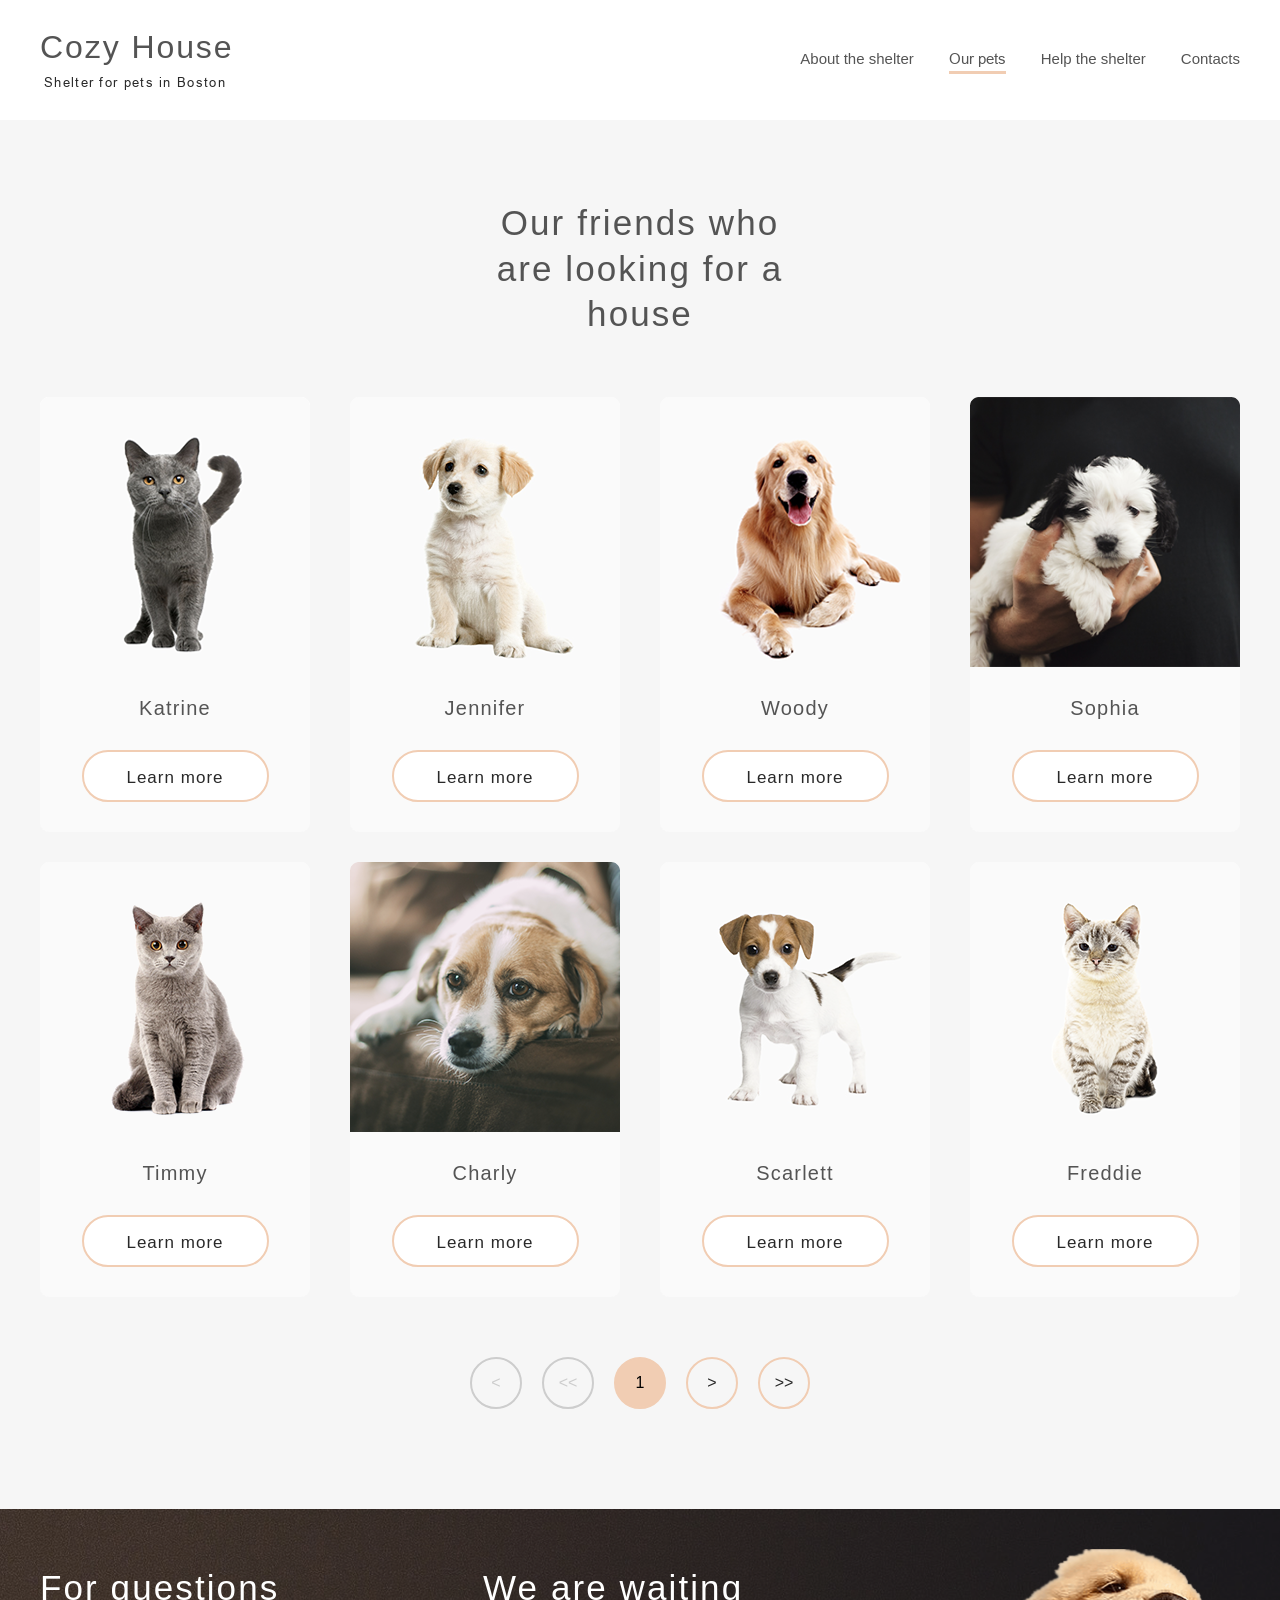
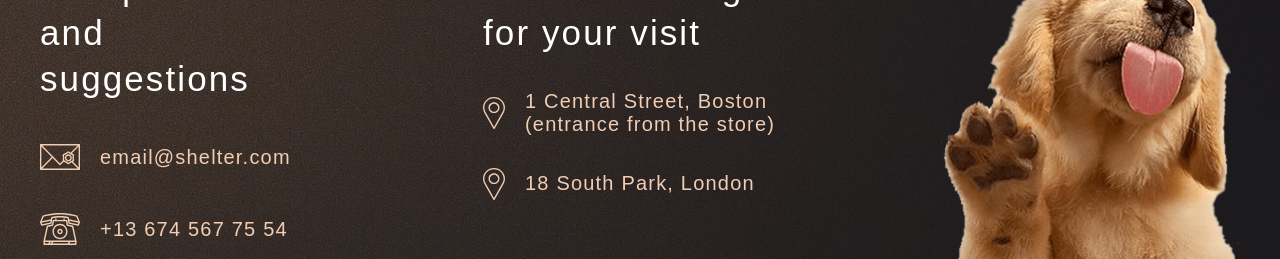
<file: pages/pets/pets.html>
<!DOCTYPE html>
<html lang="en">
<head>
    <meta charset="UTF-8">
    <meta name="viewport" content="width=device-width, initial-scale=1.0">
    <meta http-equiv="X-UA-Compatible" content="ie=edge">
    <title>COzy House: Pets</title>
    <!--favicon from logo -->
    <link rel="apple-touch-icon" sizes="180x180" href="/assets/icons/apple-touch-icon.png">
    <link rel="icon" type="image/png" sizes="32x32" href="/assets/icons/favicon-32x32.png">
    <link rel="icon" type="image/png" sizes="16x16" href="/assets/icons/favicon-16x16.png">
    <link rel="manifest" href="/assets/icons/site.webmanifest">
    <meta name="msapplication-TileColor" content="#da532c">
    <meta name="theme-color" content="#ffffff">
    <!--favicon from logo end -->
    <link rel="stylesheet" href="style.css">
</head>
<body>
<header>
    <div class="container">
        <div class="pets_header_wrapper header_wrapper">
            <div class="pets_header_logo header_logo">
                <a href="https://shelter.github.io" class="link">
                    <h1 class="pets_header_title header_title title">Cozy House</h1>
                    <div class="pets_header_subtitle header_subtitle subtitle">Shelter for pets in Boston</div>
                </a>
            </div>
            <nav class="pets_header_navigation header_navigation">
                <ul>
                    <li class="nav_item link_black"><a href="../main/index.html">About the shelter</a></li>
                    <li class="nav_item link_black active">Our pets</li>
                    <li class="nav_item link_black"><a href="../main/index.html#help">Help the shelter</a></li>
                    <li class="nav_item link_black"><a href="../main/index.html#contacts">Contacts</a></li>
                </ul>
            </nav>
        </div>
    </div>
</header>
<main>
    <section class="pets">
        <div class="container">
            <h3 class="pets_header">Our friends who<br>
                are looking for a house
            </h3>
            <div class="pets_wrapper">
                <div class="pets_wrapper-item">
                    <img src="/assets/images/carousel/pets-katrine.png" alt="Keterine">
                    <h4>Katrine</h4>
                    <button class="border">Learn more</button>
                </div>
                <div class="pets_wrapper-item">
                    <img src="/assets/images/carousel/pets-jennifer.png" alt="Jennifer">
                    <h4>Jennifer</h4>
                    <button class="border">Learn more</button>
                </div>
                <div class="pets_wrapper-item">
                    <img src="/assets/images/carousel/pets-woody.png" alt="Woody">
                    <h4>Woody</h4>
                    <button class="border">Learn more</button>
                </div>
                <div class="pets_wrapper-item">
                    <img src="/assets/images/carousel/pets-sophia.png" alt="Sophia">
                    <h4>Sophia</h4>
                    <button class="border">Learn more</button>
                </div>
                <div class="pets_wrapper-item">
                    <img src="/assets/images/carousel/pets-timmy.png" alt="Timmy">
                    <h4>Timmy</h4>
                    <button class="border">Learn more</button>
                </div>
                <div class="pets_wrapper-item">
                    <img src="/assets/images/carousel/pets-charly.png" alt="Charly">
                    <h4>Charly</h4>
                    <button class="border">Learn more</button>
                </div>
                <div class="pets_wrapper-item">
                    <img src="/assets/images/carousel/pets-freddie.png" alt="Scarlett">
                    <h4>Scarlett</h4>
                    <button class="border">Learn more</button>
                </div>
                <div class="pets_wrapper-item">
                    <img src="/assets/images/carousel/pets-scarlett.png" alt="Freddie">
                    <h4>Freddie</h4>
                    <button class="border">Learn more</button>
                </div>
            </div>
            <div class="pets_carousel">
                <div class="pets_carousel-item start"><span><</span></div>
                <div class="pets_carousel-item prev"><span><<</span></div>
                <div class="pets_carousel-item number"><span>1</span></div>
                <div class="pets_carousel-item next"><span>></span></div>
                <div class="pets_carousel-item end"><span>>></span></div>
            </div>
        </div>
    </section>
</main>
<footer>
    <div class="container">
        <div class="footer">
            <div class="footer_wrapper">
                <div class="footer_contacts">
                    <h3>For questions and suggestions</h3>
                    <div class="footer_wrapper-item">
                        <svg width="40" height="32" viewBox="0 0 40 32" fill="none" xmlns="http://www.w3.org/2000/svg">
                            <path d="M39.315 3H0.684964C0.5033 3 0.329077 3.07325 0.200621 3.20362C0.0721657 3.334 0 3.51084 0 3.69522V28.3048C0 28.4892 0.0721657 28.666 0.200621 28.7964C0.329077 28.9268 0.5033 29 0.684964 29H39.315C39.4967 29 39.6709 28.9268 39.7994 28.7964C39.9278 28.666 40 28.4892 40 28.3048V3.69522C40 3.51084 39.9278 3.334 39.7994 3.20362C39.6709 3.07325 39.4967 3 39.315 3ZM32.5774 18.0331C32.6846 18.5259 32.7954 19.0355 32.6513 19.2882C32.4966 19.5596 31.9966 19.7173 31.5131 19.8699C31.1316 19.9902 30.7373 20.1147 30.3857 20.3212C30.0461 20.5206 29.7523 20.8001 29.4683 21.0704C29.0772 21.4426 28.7079 21.794 28.374 21.794C28.04 21.794 27.6706 21.4425 27.2797 21.0704C26.9956 20.8001 26.7018 20.5205 26.3622 20.3212C26.0107 20.1147 25.6163 19.9903 25.2348 19.8699C24.7513 19.7173 24.2513 19.5596 24.0967 19.2882C23.9526 19.0355 24.0633 18.5259 24.1705 18.0331C24.2584 17.6285 24.3493 17.2103 24.3493 16.7821C24.3493 16.354 24.2584 15.9356 24.1705 15.5311C24.0633 15.0383 23.9526 14.5288 24.0967 14.2759C24.2513 14.0046 24.7513 13.8468 25.2348 13.6942C25.6163 13.5739 26.0107 13.4494 26.3622 13.243C26.7018 13.0435 26.9956 12.764 27.2797 12.4937C27.6706 12.1216 28.04 11.7701 28.374 11.7701C28.7079 11.7701 29.0773 12.1216 29.4683 12.4937C29.7523 12.764 30.0461 13.0435 30.3857 13.243C30.7373 13.4493 31.1316 13.5738 31.5131 13.6941C31.9966 13.8467 32.4966 14.0045 32.6512 14.2758C32.7954 14.5286 32.6846 15.0381 32.5774 15.5309C32.4895 15.9354 32.3986 16.3537 32.3986 16.7819C32.3986 17.2102 32.4895 17.6286 32.5774 18.0331ZM30.5975 11.6608C30.5345 11.6024 30.4705 11.5416 30.4053 11.4795C29.8904 10.9896 29.2497 10.3798 28.374 10.3798C27.4982 10.3798 26.8575 10.9896 26.3426 11.4795C26.1045 11.7061 25.8796 11.9201 25.6761 12.0396C25.4574 12.168 25.1518 12.2645 24.8281 12.3666C24.1276 12.5876 23.3336 12.8381 22.9109 13.5797C22.5001 14.3004 22.6768 15.1134 22.8328 15.8307C22.9081 16.1777 22.9794 16.5055 22.9794 16.7821C22.9794 17.0587 22.9081 17.3866 22.8328 17.7336C22.6975 18.3556 22.5473 19.0496 22.7775 19.693L19.9997 22.5464L2.32449 4.39044H37.6748L30.5975 11.6608ZM11.7007 16L1.36993 26.6116V5.38812L11.7007 16ZM12.6635 16.989L19.5124 24.0242C19.5761 24.0896 19.6519 24.1416 19.7356 24.177C19.8192 24.2125 19.9089 24.2308 19.9996 24.2308C20.0902 24.2308 20.18 24.2125 20.2636 24.177C20.3472 24.1416 20.4231 24.0896 20.4868 24.0242L23.6841 20.7398C24.044 20.9494 24.4495 21.0781 24.8281 21.1976C25.1518 21.2997 25.4575 21.3962 25.6761 21.5245C25.8796 21.644 26.1044 21.8581 26.3426 22.0846C26.8575 22.5746 27.4982 23.1844 28.374 23.1844C29.2496 23.1844 29.8904 22.5746 30.4053 22.0846C30.6434 21.858 30.8682 21.644 31.0718 21.5244C31.2043 21.4466 31.3691 21.3806 31.5502 21.3179L37.675 27.6094H2.32431L12.6635 16.989ZM32.9664 20.7946C33.3117 20.6108 33.6223 20.3612 33.8371 19.9846C34.2479 19.2639 34.0711 18.4508 33.9151 17.7336C33.8398 17.3866 33.7686 17.0587 33.7686 16.7821C33.7686 16.5055 33.8398 16.1777 33.9151 15.8307C34.0711 15.1134 34.2479 14.3005 33.837 13.5797C33.4142 12.8381 32.6203 12.5876 31.9197 12.3666L31.8559 12.3463L38.6301 5.38738V26.6122L32.9664 20.7946Z" fill="#F1CDB3" />
                            <path d="M28.374 13.2424C26.451 13.2424 24.8865 14.8302 24.8865 16.782C24.8865 18.7337 26.451 20.3215 28.374 20.3215C30.297 20.3215 31.8614 18.7337 31.8614 16.782C31.8614 14.8302 30.2969 13.2424 28.374 13.2424ZM28.374 18.9311C27.2064 18.9311 26.2564 17.967 26.2564 16.782C26.2564 15.5969 27.2063 14.6328 28.374 14.6328C29.5416 14.6328 30.4915 15.5969 30.4915 16.782C30.4915 17.967 29.5415 18.9311 28.374 18.9311Z" fill="#F1CDB3" />
                        </svg>
                        <h4>
                            <a href="mailto:email@shelter.com">email@shelter.com</a>
                        </h4>
                    </div>
                    <div class="footer_wrapper-item">
                        <svg width="40" height="32" viewBox="0 0 40 32" fill="none" xmlns="http://www.w3.org/2000/svg">
                            <path d="M39.9461 8.89543L37.5102 2.9049C37.4685 2.80251 37.4043 2.71139 37.3226 2.63868C37.2408 2.56598 37.1437 2.51367 37.0389 2.48585L34.111 1.70799C25.5388 -0.569376 14.4609 -0.569281 5.88906 1.70799L2.96105 2.48585C2.85626 2.51367 2.75918 2.56598 2.67743 2.63868C2.59568 2.71139 2.53147 2.80251 2.48984 2.9049L0.0539764 8.89543C-0.0131281 9.06038 -0.0178273 9.24503 0.0407965 9.41333L1.01509 12.2089C1.07166 12.3713 1.18339 12.5075 1.32986 12.5925C1.47633 12.6775 1.64776 12.7056 1.8128 12.6717L11.0692 10.7747C11.2084 10.7462 11.3359 10.675 11.4348 10.5706C11.5337 10.4661 11.5993 10.3334 11.623 10.19L12.4245 5.32594C16.8365 4.18994 23.1635 4.18994 27.5753 5.32594L28.3769 10.19C28.4006 10.3335 28.4662 10.4663 28.5651 10.5707C28.664 10.6751 28.7915 10.7463 28.9307 10.7748L38.187 12.6718C38.3521 12.7056 38.5234 12.6774 38.6699 12.5924C38.8164 12.5075 38.9281 12.3714 38.9848 12.209L39.9592 9.41343C40.0178 9.2451 40.0131 9.06043 39.9461 8.89543ZM2.13193 11.1412L1.63183 9.70624L10.5973 7.78606L10.321 9.46295L2.13193 11.1412ZM11.6222 4.0568C11.4935 4.09314 11.3777 4.16636 11.2883 4.26784C11.1989 4.36933 11.1396 4.49486 11.1174 4.62969L10.848 6.26453L1.85991 8.1896L3.65015 3.78707L6.2409 3.09877C14.5991 0.878304 25.4007 0.878208 33.7593 3.09877L36.35 3.78707L38.1403 8.1896L29.1522 6.26453L28.8828 4.62969C28.8606 4.49487 28.8013 4.36936 28.7119 4.26788C28.6224 4.1664 28.5066 4.09318 28.378 4.0568C23.6016 2.70615 16.3984 2.70615 11.6222 4.0568ZM37.8681 11.1412L29.6792 9.46295L29.4028 7.78606L38.3682 9.70624L37.8681 11.1412Z" fill="#F1CDB3" />
                            <path d="M33.2901 13.1186C33.261 12.9842 33.1948 12.8612 33.0995 12.7643C33.0041 12.6673 32.8836 12.6005 32.7522 12.5717L27.9776 11.526L27.3764 7.51395C27.351 7.34431 27.2672 7.18959 27.1401 7.07781C27.013 6.96603 26.851 6.90458 26.6835 6.90458H24.814V5.96398C24.814 5.56724 24.5002 5.2456 24.1129 5.2456C23.7257 5.2456 23.4119 5.56724 23.4119 5.96398V6.90458H16.5882V5.96398C16.5882 5.56724 16.2744 5.2456 15.8871 5.2456C15.4999 5.2456 15.1861 5.56724 15.1861 5.96398V6.90458H13.3166C13.1491 6.90458 12.9871 6.96603 12.86 7.07781C12.7329 7.18959 12.6491 7.34431 12.6237 7.51395L12.0224 11.526L7.24791 12.5717C7.11654 12.6005 6.996 12.6673 6.90063 12.7643C6.80527 12.8612 6.73908 12.9842 6.70996 13.1186L3.46796 28.0878C3.45692 28.1389 3.45134 28.1911 3.45132 28.2434V31.2816C3.45132 31.4721 3.52519 31.6549 3.65666 31.7896C3.78814 31.9243 3.96645 32 4.15239 32H35.8477C36.0336 32 36.212 31.9243 36.3434 31.7896C36.4749 31.6549 36.5488 31.4721 36.5488 31.2816V28.2434C36.5488 28.1911 36.5432 28.1389 36.5321 28.0878L33.2901 13.1186ZM7.98131 13.8802L12.7885 12.8273C12.9276 12.7968 13.0544 12.7238 13.152 12.6178C13.2496 12.5118 13.3134 12.3779 13.335 12.2338L13.9183 8.34134H26.0819L26.6651 12.2338C26.6867 12.3779 26.7505 12.5118 26.8481 12.6178C26.9457 12.7238 27.0725 12.7968 27.2115 12.8273L32.0189 13.8802L34.9741 27.5251H5.0261L7.98131 13.8802ZM11.7966 28.9618L10.8935 30.5632H9.82782L10.7309 28.9618H11.7966ZM13.416 28.9618H28.6721L27.769 30.5632H12.513L13.416 28.9618ZM4.85345 28.9618H9.11142L8.20836 30.5632H4.85345V28.9618ZM29.3885 30.5632L30.2916 28.9618H35.1466V30.5632H29.3885Z" fill="#F1CDB3" />
                            <path d="M20 26.1606C24.1492 26.1606 27.5248 22.7016 27.5248 18.45C27.5248 14.1983 24.1492 10.7393 20 10.7393C15.8509 10.7393 12.4753 14.1983 12.4753 18.45C12.4753 22.7016 15.8509 26.1606 20 26.1606ZM20 12.1761C23.3761 12.1761 26.1227 14.9905 26.1227 18.45C26.1227 21.9094 23.3761 24.7238 20 24.7238C16.624 24.7238 13.8774 21.9094 13.8774 18.45C13.8774 14.9905 16.624 12.1761 20 12.1761Z" fill="#F1CDB3" />
                            <path d="M20 21.1847C21.4717 21.1847 22.6691 19.9578 22.6691 18.4497C22.6691 16.9416 21.4717 15.7147 20 15.7147C18.5283 15.7147 17.3309 16.9416 17.3309 18.4497C17.3309 19.9578 18.5283 21.1847 20 21.1847ZM20 17.1514C20.6987 17.1514 21.267 17.7338 21.267 18.4497C21.267 19.1656 20.6987 19.7479 20 19.7479C19.3014 19.7479 18.733 19.1656 18.733 18.4497C18.733 17.7339 19.3014 17.1514 20 17.1514Z" fill="#F1CDB3" />
                        </svg>
                        <h4>
                            <a href="tel:+136745677554">+13 674 567 75 54</a>
                        </h4>
                    </div>
                </div>
                <div class="footer_address">
                    <h3>We are waiting for your visit</h3>
                    <div class="footer_wrapper-item mt34">
                        <svg width="22" height="32" viewBox="0 0 22 32" fill="none" xmlns="http://www.w3.org/2000/svg">
                            <path d="M11 0C4.93475 0 3.05176e-05 4.78519 3.05176e-05 10.6667C3.05176e-05 12.4323 0.455262 14.1829 1.32067 15.7357L10.3985 31.6562C10.5193 31.8685 10.7496 32 11 32C11.2504 32 11.4807 31.8685 11.6016 31.6562L20.6827 15.7304C21.5448 14.1829 22 12.4323 22 10.6666C22 4.78519 17.0653 0 11 0ZM19.4762 15.0905L11 29.9557L2.52717 15.0964C1.7732 13.7435 1.37507 12.2116 1.37507 10.6667C1.37507 5.52019 5.69278 1.33337 11 1.33337C16.3073 1.33337 20.625 5.52025 20.625 10.6667C20.625 12.2116 20.2269 13.7435 19.4762 15.0905Z" fill="#F1CDB3" />
                            <path d="M11 5.33329C7.9674 5.33329 5.50008 7.72585 5.50008 10.6666C5.50008 13.6074 7.9674 16 11 16C14.0327 16 16.5 13.6074 16.5 10.6667C16.5 7.72592 14.0327 5.33329 11 5.33329ZM11 14.6667C8.72537 14.6667 6.87505 12.8724 6.87505 10.6667C6.87505 8.46092 8.72537 6.66667 11 6.66667C13.2747 6.66667 15.125 8.46092 15.125 10.6667C15.125 12.8724 13.2747 14.6667 11 14.6667Z" fill="#F1CDB3" />
                        </svg>
                        <h4 class="problem">
                            <a href="https://maps.google.com">1 Central Street, Boston (entrance from the store)</a>
                        </h4>
                    </div>
                    <div class="footer_wrapper-item mt32">
                        <svg width="22" height="32" viewBox="0 0 22 32" fill="none" xmlns="http://www.w3.org/2000/svg">
                            <path d="M11 0C4.93475 0 3.05176e-05 4.78519 3.05176e-05 10.6667C3.05176e-05 12.4323 0.455262 14.1829 1.32067 15.7357L10.3985 31.6562C10.5193 31.8685 10.7496 32 11 32C11.2504 32 11.4807 31.8685 11.6016 31.6562L20.6827 15.7304C21.5448 14.1829 22 12.4323 22 10.6666C22 4.78519 17.0653 0 11 0ZM19.4762 15.0905L11 29.9557L2.52717 15.0964C1.7732 13.7435 1.37507 12.2116 1.37507 10.6667C1.37507 5.52019 5.69278 1.33337 11 1.33337C16.3073 1.33337 20.625 5.52025 20.625 10.6667C20.625 12.2116 20.2269 13.7435 19.4762 15.0905Z" fill="#F1CDB3" />
                            <path d="M11 5.33329C7.9674 5.33329 5.50008 7.72585 5.50008 10.6666C5.50008 13.6074 7.9674 16 11 16C14.0327 16 16.5 13.6074 16.5 10.6667C16.5 7.72592 14.0327 5.33329 11 5.33329ZM11 14.6667C8.72537 14.6667 6.87505 12.8724 6.87505 10.6667C6.87505 8.46092 8.72537 6.66667 11 6.66667C13.2747 6.66667 15.125 8.46092 15.125 10.6667C15.125 12.8724 13.2747 14.6667 11 14.6667Z" fill="#F1CDB3" />
                        </svg>
                        <h4>
                            <a href="https://maps.google.com">18 South Park, London </a>
                        </h4>
                    </div>
                </div>
                <div class="footer_image">
                    <img src="/assets/images/footer-puppy.png" alt="Puppy From Footer">
                </div>
            </div>
        </div>
    </div>
</footer>
<script src="script.js"></script>
</body>
</html>
</file>
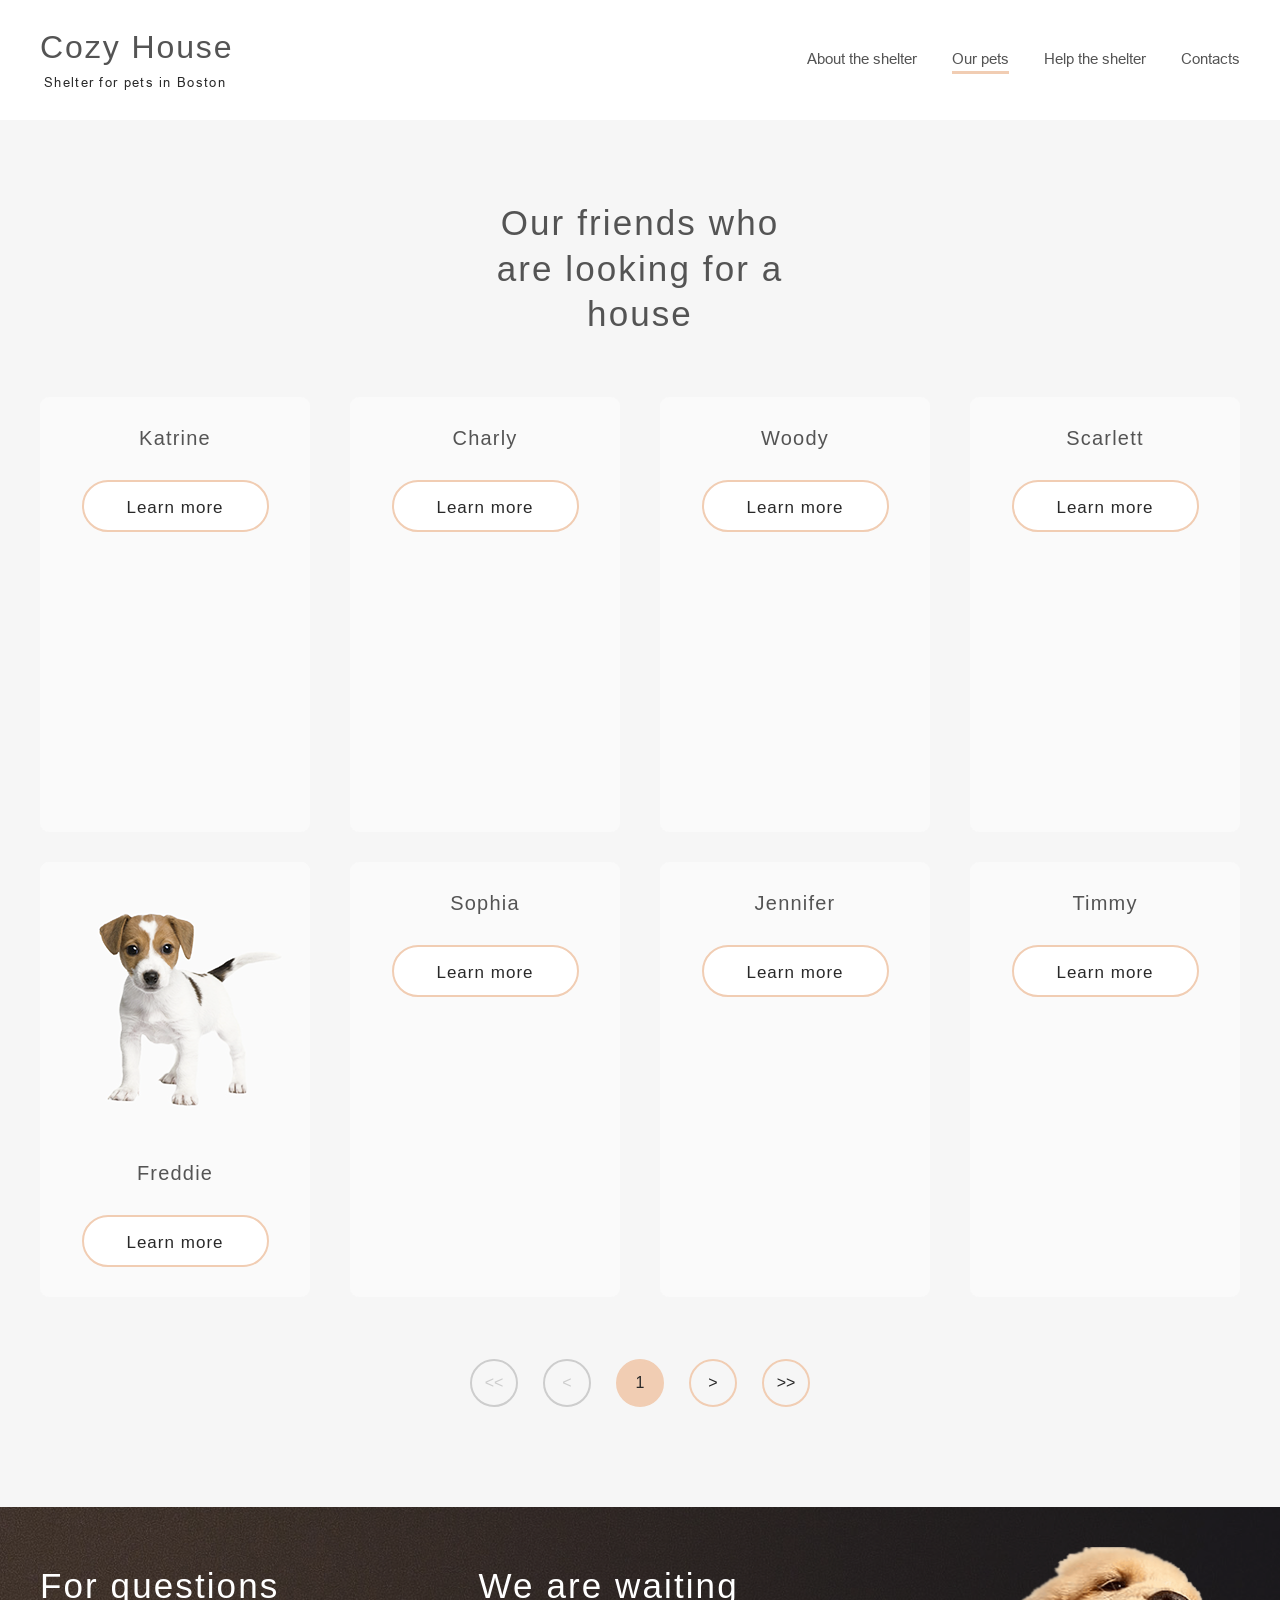
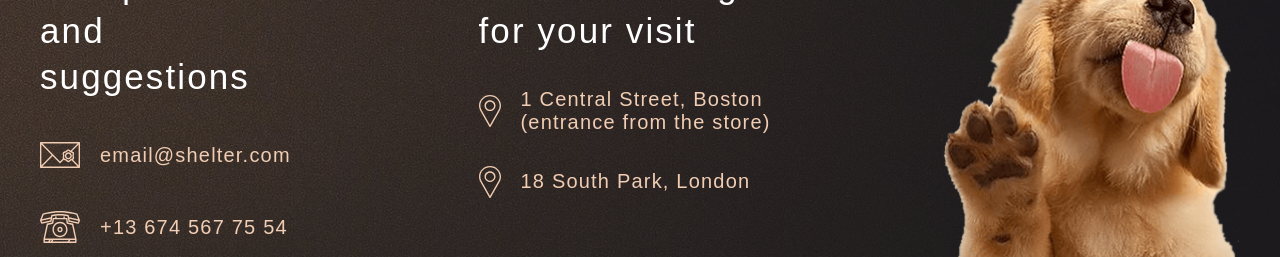
<file: shelter/pages/pets/pets.html>
<!DOCTYPE html>
<html lang="en">
<head>
    <meta charset="UTF-8">
    <meta name="viewport" content="width=device-width, initial-scale=1.0">
    <meta http-equiv="X-UA-Compatible" content="ie=edge">
    <title>COzy House: Pets</title>
    <!--favicon from logo -->
    <link rel="apple-touch-icon" sizes="180x180" href="./../../assets/icons/apple-touch-icon.png">
    <link rel="icon" type="image/png" sizes="32x32" href="./../../assets/icons/favicon-32x32.png">
    <link rel="icon" type="image/png" sizes="16x16" href="./../../assets/icons/favicon-16x16.png">
    <meta name="msapplication-TileColor" content="#da532c">
    <meta name="theme-color" content="#ffffff">
    <!--favicon from logo end -->
    <link rel="stylesheet" href="style.css">
</head>
<body>
<header id="pets_overflow" class="overflow">
    <div class="container">
        <div class="pets_header_wrapper header_wrapper">
            <div class="pets_header_logo header_logo">
                <a href="../../index.html" class="link">
                    <h1 class="pets_header_title header_title title">Cozy House</h1>
                    <div class="pets_header_subtitle header_subtitle subtitle">Shelter for pets in Boston</div>
                </a>
            </div>
            <div class="header_container" id="pets_container">
                <div class="header_overlay" id="pets_overlay"></div>
                <nav class="pets_header_navigation header_navigation" id="header_navigation">
                    <ul>
                        <li class="nav_item link_black"><a href="../../index.html">About the shelter</a></li>
                        <li class="nav_item link_black active">Our pets</li>
                        <li class="nav_item link_black"><a href="../../index.html#help">Help the shelter</a></li>
                        <li class="nav_item link_black"><a href="#contacts">Contacts</a></li>
                    </ul>
                </nav>
            </div>
            <div class="header_hamburger" id="pets_hamburger">
                <span></span>
                <span></span>
                <span></span>
            </div>
        </div>
    </div>
</header>
<main>
    <section class="our_friends">
        <div class="container">
            <h3 class="our_friends_header">Our friends who<br>
                are looking for a house
            </h3>
            <div class="our_friends_wrapper">
            </div>
            <div class="our_friends_carousel">
                <div class="our_friends_carousel-item start"><span>&lt;&lt;</span></div>
                <div class="our_friends_carousel-item prev"><span>&lt;</span></div>
                <div class="our_friends_carousel-item number"><span>1</span></div>
                <div class="our_friends_carousel-item next"><span>></span></div>
                <div class="our_friends_carousel-item end"><span>>></span></div>
            </div>
            <div class="our_friends_popup" id="our_friends_popup">
                <div class="our_friends_popup-overlay our_friends_popup-hidden" id="our_friends_overlay"></div>
                <div class="our_friends_popup-card our_friends_popup-hidden" id="our_friends_card">
                    <div class="our_friends_popup-card_close" id="our_friends_close">
                        <svg width="12" height="12" viewBox="0 0 12 12" fill="none" xmlns="http://www.w3.org/2000/svg">
                            <path fill-rule="evenodd" clip-rule="evenodd" d="M7.42618 6.00003L11.7046 1.72158C12.0985 1.32775 12.0985 0.689213 11.7046 0.295433C11.3108 -0.0984027 10.6723 -0.0984027 10.2785 0.295433L5.99998 4.57394L1.72148 0.295377C1.32765 -0.098459 0.68917 -0.098459 0.295334 0.295377C-0.0984448 0.689213 -0.0984448 1.32775 0.295334 1.72153L4.57383 5.99997L0.295334 10.2785C-0.0984448 10.6723 -0.0984448 11.3108 0.295334 11.7046C0.68917 12.0985 1.32765 12.0985 1.72148 11.7046L5.99998 7.42612L10.2785 11.7046C10.6723 12.0985 11.3108 12.0985 11.7046 11.7046C12.0985 11.3108 12.0985 10.6723 11.7046 10.2785L7.42618 6.00003Z" fill="#292929" />
                        </svg>
                    </div>
                    <div class="our_friends_popup-card_wrapper">
                        <div class="our_friends_popup-card_img">
                            <img src="./../../assets/images/carousel/charly.png" alt="Charly">
                        </div>
                        <div class="our_friends_popup-card_text">
                            <h3>Charly</h3>
                            <div class="our_friends_popup-card_type">
                                <div id="type">Dog</div>
                                <div>-</div>
                                <div id="breed">Jack Russell Terrier</div>
                            </div>
                            <div class="our_friends_popup-card_descr">
                                <p class="l">
                                    This cute boy, Charly, is three years old and he likes adults and kids. He isn’t fond of many other dogs, so he might do best in a single dog home. Charly has lots of energy, and loves to run and play. We think a fenced yard would make him very happy.
                                </p>
                            </div>
                            <ul class="our_friends_popup-card_detailed">
                                <li id="age"><p class="l"><b>Age: </b>8 years</p></li>
                                <li id="inoculations"><p class="l"><b>Inoculations: </b>bordetella bronchiseptica, leptospirosis</p></li>
                                <li id="diseases"><p class="l"><b>Diseases: </b>deafness , blindness</p></li>
                                <li id="parasites"><p class="l"><b>Parasites: </b>lice, fleas</p></li>
                            </ul>
                        </div>
                    </div>
                </div>
            </div>
        </div>
    </section>
</main>
<footer>
    <div class="container">
        <div class="footer" id="contacts">
            <div class="footer_wrapper">
                <div class="footer_contacts">
                    <h3>For questions and suggestions</h3>
                    <a href="mailto:email@shelter.com">
                        <div class="footer_wrapper-item">
                            <svg width="40" height="32" viewBox="0 0 40 32" fill="none" xmlns="http://www.w3.org/2000/svg">
                                <path d="M39.315 3H0.684964C0.5033 3 0.329077 3.07325 0.200621 3.20362C0.0721657 3.334 0 3.51084 0 3.69522V28.3048C0 28.4892 0.0721657 28.666 0.200621 28.7964C0.329077 28.9268 0.5033 29 0.684964 29H39.315C39.4967 29 39.6709 28.9268 39.7994 28.7964C39.9278 28.666 40 28.4892 40 28.3048V3.69522C40 3.51084 39.9278 3.334 39.7994 3.20362C39.6709 3.07325 39.4967 3 39.315 3ZM32.5774 18.0331C32.6846 18.5259 32.7954 19.0355 32.6513 19.2882C32.4966 19.5596 31.9966 19.7173 31.5131 19.8699C31.1316 19.9902 30.7373 20.1147 30.3857 20.3212C30.0461 20.5206 29.7523 20.8001 29.4683 21.0704C29.0772 21.4426 28.7079 21.794 28.374 21.794C28.04 21.794 27.6706 21.4425 27.2797 21.0704C26.9956 20.8001 26.7018 20.5205 26.3622 20.3212C26.0107 20.1147 25.6163 19.9903 25.2348 19.8699C24.7513 19.7173 24.2513 19.5596 24.0967 19.2882C23.9526 19.0355 24.0633 18.5259 24.1705 18.0331C24.2584 17.6285 24.3493 17.2103 24.3493 16.7821C24.3493 16.354 24.2584 15.9356 24.1705 15.5311C24.0633 15.0383 23.9526 14.5288 24.0967 14.2759C24.2513 14.0046 24.7513 13.8468 25.2348 13.6942C25.6163 13.5739 26.0107 13.4494 26.3622 13.243C26.7018 13.0435 26.9956 12.764 27.2797 12.4937C27.6706 12.1216 28.04 11.7701 28.374 11.7701C28.7079 11.7701 29.0773 12.1216 29.4683 12.4937C29.7523 12.764 30.0461 13.0435 30.3857 13.243C30.7373 13.4493 31.1316 13.5738 31.5131 13.6941C31.9966 13.8467 32.4966 14.0045 32.6512 14.2758C32.7954 14.5286 32.6846 15.0381 32.5774 15.5309C32.4895 15.9354 32.3986 16.3537 32.3986 16.7819C32.3986 17.2102 32.4895 17.6286 32.5774 18.0331ZM30.5975 11.6608C30.5345 11.6024 30.4705 11.5416 30.4053 11.4795C29.8904 10.9896 29.2497 10.3798 28.374 10.3798C27.4982 10.3798 26.8575 10.9896 26.3426 11.4795C26.1045 11.7061 25.8796 11.9201 25.6761 12.0396C25.4574 12.168 25.1518 12.2645 24.8281 12.3666C24.1276 12.5876 23.3336 12.8381 22.9109 13.5797C22.5001 14.3004 22.6768 15.1134 22.8328 15.8307C22.9081 16.1777 22.9794 16.5055 22.9794 16.7821C22.9794 17.0587 22.9081 17.3866 22.8328 17.7336C22.6975 18.3556 22.5473 19.0496 22.7775 19.693L19.9997 22.5464L2.32449 4.39044H37.6748L30.5975 11.6608ZM11.7007 16L1.36993 26.6116V5.38812L11.7007 16ZM12.6635 16.989L19.5124 24.0242C19.5761 24.0896 19.6519 24.1416 19.7356 24.177C19.8192 24.2125 19.9089 24.2308 19.9996 24.2308C20.0902 24.2308 20.18 24.2125 20.2636 24.177C20.3472 24.1416 20.4231 24.0896 20.4868 24.0242L23.6841 20.7398C24.044 20.9494 24.4495 21.0781 24.8281 21.1976C25.1518 21.2997 25.4575 21.3962 25.6761 21.5245C25.8796 21.644 26.1044 21.8581 26.3426 22.0846C26.8575 22.5746 27.4982 23.1844 28.374 23.1844C29.2496 23.1844 29.8904 22.5746 30.4053 22.0846C30.6434 21.858 30.8682 21.644 31.0718 21.5244C31.2043 21.4466 31.3691 21.3806 31.5502 21.3179L37.675 27.6094H2.32431L12.6635 16.989ZM32.9664 20.7946C33.3117 20.6108 33.6223 20.3612 33.8371 19.9846C34.2479 19.2639 34.0711 18.4508 33.9151 17.7336C33.8398 17.3866 33.7686 17.0587 33.7686 16.7821C33.7686 16.5055 33.8398 16.1777 33.9151 15.8307C34.0711 15.1134 34.2479 14.3005 33.837 13.5797C33.4142 12.8381 32.6203 12.5876 31.9197 12.3666L31.8559 12.3463L38.6301 5.38738V26.6122L32.9664 20.7946Z" fill="#F1CDB3" />
                                <path d="M28.374 13.2424C26.451 13.2424 24.8865 14.8302 24.8865 16.782C24.8865 18.7337 26.451 20.3215 28.374 20.3215C30.297 20.3215 31.8614 18.7337 31.8614 16.782C31.8614 14.8302 30.2969 13.2424 28.374 13.2424ZM28.374 18.9311C27.2064 18.9311 26.2564 17.967 26.2564 16.782C26.2564 15.5969 27.2063 14.6328 28.374 14.6328C29.5416 14.6328 30.4915 15.5969 30.4915 16.782C30.4915 17.967 29.5415 18.9311 28.374 18.9311Z" fill="#F1CDB3" />
                            </svg>
                            <h4>email@shelter.com</h4>
                        </div>
                    </a>
                    <a href="tel:+136745677554">
                        <div class="footer_wrapper-item">
                            <svg width="40" height="32" viewBox="0 0 40 32" fill="none" xmlns="http://www.w3.org/2000/svg">
                                <path d="M39.9461 8.89543L37.5102 2.9049C37.4685 2.80251 37.4043 2.71139 37.3226 2.63868C37.2408 2.56598 37.1437 2.51367 37.0389 2.48585L34.111 1.70799C25.5388 -0.569376 14.4609 -0.569281 5.88906 1.70799L2.96105 2.48585C2.85626 2.51367 2.75918 2.56598 2.67743 2.63868C2.59568 2.71139 2.53147 2.80251 2.48984 2.9049L0.0539764 8.89543C-0.0131281 9.06038 -0.0178273 9.24503 0.0407965 9.41333L1.01509 12.2089C1.07166 12.3713 1.18339 12.5075 1.32986 12.5925C1.47633 12.6775 1.64776 12.7056 1.8128 12.6717L11.0692 10.7747C11.2084 10.7462 11.3359 10.675 11.4348 10.5706C11.5337 10.4661 11.5993 10.3334 11.623 10.19L12.4245 5.32594C16.8365 4.18994 23.1635 4.18994 27.5753 5.32594L28.3769 10.19C28.4006 10.3335 28.4662 10.4663 28.5651 10.5707C28.664 10.6751 28.7915 10.7463 28.9307 10.7748L38.187 12.6718C38.3521 12.7056 38.5234 12.6774 38.6699 12.5924C38.8164 12.5075 38.9281 12.3714 38.9848 12.209L39.9592 9.41343C40.0178 9.2451 40.0131 9.06043 39.9461 8.89543ZM2.13193 11.1412L1.63183 9.70624L10.5973 7.78606L10.321 9.46295L2.13193 11.1412ZM11.6222 4.0568C11.4935 4.09314 11.3777 4.16636 11.2883 4.26784C11.1989 4.36933 11.1396 4.49486 11.1174 4.62969L10.848 6.26453L1.85991 8.1896L3.65015 3.78707L6.2409 3.09877C14.5991 0.878304 25.4007 0.878208 33.7593 3.09877L36.35 3.78707L38.1403 8.1896L29.1522 6.26453L28.8828 4.62969C28.8606 4.49487 28.8013 4.36936 28.7119 4.26788C28.6224 4.1664 28.5066 4.09318 28.378 4.0568C23.6016 2.70615 16.3984 2.70615 11.6222 4.0568ZM37.8681 11.1412L29.6792 9.46295L29.4028 7.78606L38.3682 9.70624L37.8681 11.1412Z" fill="#F1CDB3" />
                                <path d="M33.2901 13.1186C33.261 12.9842 33.1948 12.8612 33.0995 12.7643C33.0041 12.6673 32.8836 12.6005 32.7522 12.5717L27.9776 11.526L27.3764 7.51395C27.351 7.34431 27.2672 7.18959 27.1401 7.07781C27.013 6.96603 26.851 6.90458 26.6835 6.90458H24.814V5.96398C24.814 5.56724 24.5002 5.2456 24.1129 5.2456C23.7257 5.2456 23.4119 5.56724 23.4119 5.96398V6.90458H16.5882V5.96398C16.5882 5.56724 16.2744 5.2456 15.8871 5.2456C15.4999 5.2456 15.1861 5.56724 15.1861 5.96398V6.90458H13.3166C13.1491 6.90458 12.9871 6.96603 12.86 7.07781C12.7329 7.18959 12.6491 7.34431 12.6237 7.51395L12.0224 11.526L7.24791 12.5717C7.11654 12.6005 6.996 12.6673 6.90063 12.7643C6.80527 12.8612 6.73908 12.9842 6.70996 13.1186L3.46796 28.0878C3.45692 28.1389 3.45134 28.1911 3.45132 28.2434V31.2816C3.45132 31.4721 3.52519 31.6549 3.65666 31.7896C3.78814 31.9243 3.96645 32 4.15239 32H35.8477C36.0336 32 36.212 31.9243 36.3434 31.7896C36.4749 31.6549 36.5488 31.4721 36.5488 31.2816V28.2434C36.5488 28.1911 36.5432 28.1389 36.5321 28.0878L33.2901 13.1186ZM7.98131 13.8802L12.7885 12.8273C12.9276 12.7968 13.0544 12.7238 13.152 12.6178C13.2496 12.5118 13.3134 12.3779 13.335 12.2338L13.9183 8.34134H26.0819L26.6651 12.2338C26.6867 12.3779 26.7505 12.5118 26.8481 12.6178C26.9457 12.7238 27.0725 12.7968 27.2115 12.8273L32.0189 13.8802L34.9741 27.5251H5.0261L7.98131 13.8802ZM11.7966 28.9618L10.8935 30.5632H9.82782L10.7309 28.9618H11.7966ZM13.416 28.9618H28.6721L27.769 30.5632H12.513L13.416 28.9618ZM4.85345 28.9618H9.11142L8.20836 30.5632H4.85345V28.9618ZM29.3885 30.5632L30.2916 28.9618H35.1466V30.5632H29.3885Z" fill="#F1CDB3" />
                                <path d="M20 26.1606C24.1492 26.1606 27.5248 22.7016 27.5248 18.45C27.5248 14.1983 24.1492 10.7393 20 10.7393C15.8509 10.7393 12.4753 14.1983 12.4753 18.45C12.4753 22.7016 15.8509 26.1606 20 26.1606ZM20 12.1761C23.3761 12.1761 26.1227 14.9905 26.1227 18.45C26.1227 21.9094 23.3761 24.7238 20 24.7238C16.624 24.7238 13.8774 21.9094 13.8774 18.45C13.8774 14.9905 16.624 12.1761 20 12.1761Z" fill="#F1CDB3" />
                                <path d="M20 21.1847C21.4717 21.1847 22.6691 19.9578 22.6691 18.4497C22.6691 16.9416 21.4717 15.7147 20 15.7147C18.5283 15.7147 17.3309 16.9416 17.3309 18.4497C17.3309 19.9578 18.5283 21.1847 20 21.1847ZM20 17.1514C20.6987 17.1514 21.267 17.7338 21.267 18.4497C21.267 19.1656 20.6987 19.7479 20 19.7479C19.3014 19.7479 18.733 19.1656 18.733 18.4497C18.733 17.7339 19.3014 17.1514 20 17.1514Z" fill="#F1CDB3" />
                            </svg>
                            <h4>+13 674 567 75 54</h4>
                        </div>
                    </a>
                </div>
                <div class="footer_address">
                    <h3>We are waiting for your visit</h3>
                    <a href="https://maps.google.com" target="_blank">
                        <div class="footer_wrapper-item mt34">
                            <svg width="22" height="32" viewBox="0 0 22 32" fill="none" xmlns="http://www.w3.org/2000/svg">
                                <path d="M11 0C4.93475 0 3.05176e-05 4.78519 3.05176e-05 10.6667C3.05176e-05 12.4323 0.455262 14.1829 1.32067 15.7357L10.3985 31.6562C10.5193 31.8685 10.7496 32 11 32C11.2504 32 11.4807 31.8685 11.6016 31.6562L20.6827 15.7304C21.5448 14.1829 22 12.4323 22 10.6666C22 4.78519 17.0653 0 11 0ZM19.4762 15.0905L11 29.9557L2.52717 15.0964C1.7732 13.7435 1.37507 12.2116 1.37507 10.6667C1.37507 5.52019 5.69278 1.33337 11 1.33337C16.3073 1.33337 20.625 5.52025 20.625 10.6667C20.625 12.2116 20.2269 13.7435 19.4762 15.0905Z" fill="#F1CDB3" />
                                <path d="M11 5.33329C7.9674 5.33329 5.50008 7.72585 5.50008 10.6666C5.50008 13.6074 7.9674 16 11 16C14.0327 16 16.5 13.6074 16.5 10.6667C16.5 7.72592 14.0327 5.33329 11 5.33329ZM11 14.6667C8.72537 14.6667 6.87505 12.8724 6.87505 10.6667C6.87505 8.46092 8.72537 6.66667 11 6.66667C13.2747 6.66667 15.125 8.46092 15.125 10.6667C15.125 12.8724 13.2747 14.6667 11 14.6667Z" fill="#F1CDB3" />
                            </svg>
                            <h4 class="problem">1 Central Street, Boston (entrance from the store)</h4>
                        </div>
                    </a>
                    <a href="https://maps.google.com" target="_blank">
                        <div class="footer_wrapper-item mt32">
                            <svg width="22" height="32" viewBox="0 0 22 32" fill="none" xmlns="http://www.w3.org/2000/svg">
                                <path d="M11 0C4.93475 0 3.05176e-05 4.78519 3.05176e-05 10.6667C3.05176e-05 12.4323 0.455262 14.1829 1.32067 15.7357L10.3985 31.6562C10.5193 31.8685 10.7496 32 11 32C11.2504 32 11.4807 31.8685 11.6016 31.6562L20.6827 15.7304C21.5448 14.1829 22 12.4323 22 10.6666C22 4.78519 17.0653 0 11 0ZM19.4762 15.0905L11 29.9557L2.52717 15.0964C1.7732 13.7435 1.37507 12.2116 1.37507 10.6667C1.37507 5.52019 5.69278 1.33337 11 1.33337C16.3073 1.33337 20.625 5.52025 20.625 10.6667C20.625 12.2116 20.2269 13.7435 19.4762 15.0905Z" fill="#F1CDB3" />
                                <path d="M11 5.33329C7.9674 5.33329 5.50008 7.72585 5.50008 10.6666C5.50008 13.6074 7.9674 16 11 16C14.0327 16 16.5 13.6074 16.5 10.6667C16.5 7.72592 14.0327 5.33329 11 5.33329ZM11 14.6667C8.72537 14.6667 6.87505 12.8724 6.87505 10.6667C6.87505 8.46092 8.72537 6.66667 11 6.66667C13.2747 6.66667 15.125 8.46092 15.125 10.6667C15.125 12.8724 13.2747 14.6667 11 14.6667Z" fill="#F1CDB3" />
                            </svg>
                            <h4>18 South Park, London</h4>
                        </div>
                    </a>
                </div>
                <div class="footer_image">
                    <img src="./../../assets/images/footer-puppy.png" alt="Puppy From Footer">
                </div>
            </div>
        </div>
    </div>
</footer>
<script src="script.js"></script>
</body>
</html>
</file>
<file: image-gallery/css/style.css>
@import url("https://fonts.googleapis.com/css2?family=Montserrat:wght@100..900&display=swap");
html {
  scroll-behavior: smooth;
}

body {
  background-color: aliceblue;
}

* {
  margin: 0;
  box-sizing: border-box;
  font-family: "Montserrat", sans-serif;
}
* a {
  text-decoration: none;
}
*::before {
  box-sizing: border-box;
}
*::after {
  box-sizing: border-box;
}

.container {
  margin: 0 auto;
  max-width: 1280px;
  padding: 0 40px;
}

.header_wrapper {
  padding: 0 20px 15px 20px;
  border-radius: 0 0 50px 50px;
  background: pink;
  height: 65px;
  display: flex;
  justify-content: space-between;
  align-items: center;
}
.header_logo {
  display: flex;
  align-items: center;
  column-gap: 10px;
}
.header_image {
  display: flex;
  justify-content: center;
  height: 40px;
  width: 40px;
  fill: #b1b1b1;
}
.header_text {
  display: flex;
  flex-direction: column;
  align-items: center;
  color: #b1b1b1;
}
.header_text h1 {
  font-size: 24px;
}
.header_text h2 {
  font-size: 12px;
}
.header_search input {
  background: #b1b1b1;
  border-radius: 5px;
  border: 2px solid aliceblue;
  width: 200px;
  height: 35px;
  color: aliceblue;
  padding: 10px;
  transition: all 0.5s ease-in-out;
}
.header_search input:focus-visible {
  background: pink;
  outline: none;
}
.header_search button {
  background: #b1b1b1;
  border-radius: 5px;
  border: 2px solid aliceblue;
  width: 45px;
  height: 35px;
}
.header_search button svg {
  height: 25px;
}
.header_search button:active {
  background: pink;
}

#clear-button {
  background: transparent;
  border: none;
  font-size: 18px;
  cursor: pointer;
  position: absolute;
  right: 10px;
  top: 50%;
  transform: translateY(-50%);
  color: #999;
}

#clear-button:hover {
  color: #333;
}

.gallery {
  min-height: calc(100dvh - 1250px);
}
.gallery_wrapper {
  margin-top: 30px;
  display: flex;
  column-gap: 30px;
  row-gap: 30px;
  flex-wrap: wrap;
}
.gallery_wrapper-item {
  margin: 0 auto;
  border-radius: 15px;
  width: 300px;
  height: 200px;
  overflow: hidden;
}
.gallery_wrapper-item img {
  object-fit: cover;
  float: initial;
  display: block;
  line-height: 0;
}
.gallery_wrapper_text {
  text-align: center;
}
.gallery_pagination {
  display: flex;
  justify-content: center;
  align-items: center;
  margin: 20px 0;
}
.gallery_pagination button {
  background-color: #007BFF;
  color: white;
  border: none;
  padding: 10px 15px;
  margin: 0 10px;
  border-radius: 5px;
  cursor: pointer;
  transition: background-color 0.3s;
}
.gallery_pagination button:disabled {
  background-color: #cccccc;
  cursor: unset;
}
.gallery_pagination button:disabled:not(:disabled) {
  background-color: #0056b3;
}
.gallery_pagination #page-info {
  font-size: 16px;
  color: #333;
}

.footer_wrapper {
  margin-top: 30px;
  height: 60px;
  width: 100%;
  border-radius: 50px 50px 0 0;
  background: pink;
  display: flex;
  justify-content: space-around;
  align-items: center;
  padding: 20px;
}
.footer_wrapper a {
  transition: all 0.5s ease-in-out;
}
.footer_wrapper a:hover {
  scale: 1.2;
}
.footer_copyright {
  font-size: 26px;
}
.footer_copyright a {
  color: black;
  transition: all 0.5s;
}
.footer_copyright a:hover {
  color: aliceblue;
}
.footer_logo {
  height: 40px;
}
.footer_logo img {
  height: 100%;
}
</file>
<file: random-game/css/style.css>
@import url("https://fonts.googleapis.com/css2?family=Montserrat:wght@100..900&display=swap");
.btn {
  width: 120px;
  height: 40px;
  border-radius: 10px;
  background-color: #fff0e8;
  color: #f69893;
  border: none;
  font-size: 22px;
  text-transform: uppercase;
  cursor: pointer;
  transition: all 0.5s ease;
}
.btn:hover {
  background-color: #ffd2da;
  font-size: 23px;
}

html {
  scroll-behavior: smooth;
}

* {
  margin: 0;
  box-sizing: border-box;
  font-family: "Montserrat", sans-serif;
}
* a {
  text-decoration: none;
}
*::before {
  box-sizing: border-box;
}
*::after {
  box-sizing: border-box;
}

body {
  background: #faf8ef;
}

.container {
  margin: 0 auto;
  max-width: 1280px;
  padding: 0 40px;
}

.header {
  height: 85px;
  background: #f69893;
  color: #fff0e8;
}
.header_wrapper {
  position: relative;
  padding: 5px;
  display: flex;
  justify-content: space-between;
  align-items: center;
}
.header_wrapper a {
  color: #fff0e8;
  transition: all 0.5s;
}
.header_wrapper a:hover {
  color: #ffd2da;
}
.header_logo {
  display: flex;
  flex-direction: column;
  align-items: center;
  column-gap: 5px;
}
.header_logo h1 {
  font-size: 50px;
}
.header_logo h2 {
  font-size: 11px;
  font-weight: 400;
}
.header_score {
  height: 40px;
  border-radius: 10px;
  background-color: #fff0e8;
  color: #f69893;
  padding: 5px;
  font-size: 22px;
  display: flex;
  justify-content: center;
  align-items: center;
}
.header_info {
  position: absolute;
  left: 150px;
  top: 50%;
  transform: translateY(-50%);
  width: 30px;
  height: 30px;
  border-radius: 100%;
  border: none;
  background-color: #fff0e8;
  color: #f69893;
  font-size: 22px;
  font-weight: 500;
}

.game {
  position: relative;
  padding: 30px 0;
  min-height: calc(100vh - 172px);
  display: flex;
  justify-content: center;
  align-items: flex-start;
}
.game_wrapper {
  width: 460px;
  height: 460px;
  display: flex;
  flex-wrap: wrap;
  position: relative;
  background-color: #bbada0;
  border-radius: 10px;
  padding: 10px;
}
.game_block {
  width: 90px;
  height: 90px;
  background-color: #cdc1b4;
  margin: 10px;
  border-radius: 5px;
  display: flex;
  justify-content: center;
  align-items: center;
  font-size: 24px;
  font-weight: bold;
  color: #776e65;
  transition: 0.5s all ease;
}
.game_block.replace {
  opacity: 0.5;
  transform: scale(1.15);
}
.game_description {
  position: absolute;
  right: 5px;
  bottom: 5px;
  font-size: 8px;
  color: #f69893;
  font-weight: 200;
}
.game_controls {
  display: none;
  margin: 15px auto 0 auto;
  width: 150px;
  flex-direction: column;
  align-items: center;
  gap: 10px;
}
.game_controls #up {
  order: 1;
}
.game_controls-sides {
  order: 2;
  display: flex;
  justify-content: space-between;
  width: 100%;
}
.game_controls #down {
  order: 3;
}
.game_controls > .btn, .game_controls-sides > .btn {
  font-size: 30px;
  width: 50px;
  height: 50px;
  text-align: center;
  line-height: 50px;
}
.game_modal {
  display: none;
  position: fixed;
  z-index: 100;
  left: 0;
  top: 0;
  width: 100%;
  height: 100%;
  overflow: auto;
  background-color: rgba(0, 0, 0, 0.5);
}
.game_modal_wrapper {
  position: absolute;
  top: 50%;
  left: 50%;
  transform: translate(-50%, -50%);
  display: flex;
  justify-content: center;
  align-items: center;
  flex-direction: column;
  row-gap: 10px;
  padding: 15px;
  border: 1px solid #b1b1b1;
  width: 80%;
  max-width: 460px;
  border-radius: 10px;
  background-color: #faf8ef;
}
.game_modal_wrapper_high-score {
  color: #ffd2da;
  font-weight: normal;
  font-size: 22px;
}
.game_modal_wrapper_high-score span {
  font-weight: bold;
  font-size: 28px;
}
.game_modal_wrapper_stats {
  margin: 0 auto;
}
.game_modal_wrapper_close-button {
  color: #b1b1b1;
  float: right;
  font-size: 28px;
  font-weight: bold;
  position: absolute;
  top: 10px;
  right: 20px;
  cursor: pointer;
  transition: all 0.5s ease;
}
.game_modal_wrapper_close-button:hover, .game_modal_wrapper_close-button :focus {
  color: black;
  text-decoration: none;
}
.game_modal_wrapper p {
  font-size: 18px;
  margin: 10px 0;
}
.game_modal_wrapper button {
  width: 150px;
}
.game_popup {
  transition: 0.3s all ease;
  position: absolute;
  bottom: 15px;
  right: 50%;
  opacity: 0;
  transform: translateX(50%);
  width: 460px;
  margin-top: 20px;
}
.game_popup_wrapper {
  padding: 10px;
  display: flex;
  justify-content: center;
  align-items: center;
  flex-direction: column;
  background-color: #f69893;
  width: 100%;
  border-radius: 10px;
  color: #faf8ef;
}

.active {
  transition: 0.5s all ease;
}
.active:hover {
  transform: scale(1.1);
}

.controls {
  display: flex;
}

.active_popup {
  opacity: 1;
}

.footer {
  background: #f69893;
  color: #fff0e8;
}
.footer_wrapper {
  display: flex;
  justify-content: space-between;
  align-items: center;
  padding: 20px;
  font-size: 28px;
}
.footer_wrapper a {
  color: #fff0e8;
  transition: all 0.5s;
}
.footer_wrapper a:hover {
  color: #ffd2da;
}
.footer_wrapper svg, .footer_wrapper img {
  transition: all 0.5s;
}
.footer_wrapper svg:hover, .footer_wrapper img:hover {
  transform: scale(1.2);
}
.footer_logo {
  height: 40px;
}
.footer_logo img {
  height: 100%;
}

.c2 {
  background-color: #eee4da;
}

.c4 {
  background-color: #ede0c8;
}

.c8 {
  background-color: #f2b179;
}

.c16 {
  background-color: #f59563;
}

.c32 {
  background-color: #f67c5f;
}

.c64 {
  background-color: #f65e3b;
}

.c128 {
  background-color: #edcf72;
}

.c256 {
  background-color: #edcc61;
}

.c512 {
  background-color: #edc850;
}

.c1024 {
  background-color: #edc53f;
}

.c2048 {
  background-color: #edc22e;
}

.c4096 {
  background-color: #a3d4ff;
}

.c8192 {
  background-color: #8fb3ff;
}

.c16384 {
  background-color: #7d91ff;
}

.c32768 {
  background-color: #6b70ff;
}

.c65536 {
  background-color: #5955ff;
}

.c131072 {
  background-color: #4739ff;
}

.c262144 {
  background-color: #361dff;
}

.c524288 {
  background-color: #2400ff;
}

@media (max-width: 768px) {
  .container {
    max-width: 710px;
  }
  .header {
    height: 60px;
  }
  .header_logo h1 {
    font-size: 30px;
  }
  .header_logo h2 {
    font-size: 10px;
    font-weight: 300;
  }
  .header_score, .header .btn {
    height: 35px;
    font-size: 20px;
  }
  .game {
    min-height: calc(100vh - 115px);
    padding: 15px 0;
  }
  .game_wrapper {
    width: 350px;
    height: 350px;
    align-content: center;
    justify-content: center;
    overflow: hidden;
  }
  .game_block {
    width: 60px;
    height: 60px;
    font-size: 16px;
  }
  .game_controls {
    display: flex;
  }
  .game_popup {
    width: 350px;
  }
  .footer_wrapper {
    padding: 10px 20px;
    font-size: 20px;
  }
  .footer_wrapper svg, .footer_wrapper img {
    width: 30px;
    height: 30px;
  }
  .footer_logo {
    height: 30px;
  }
}
@media (max-width: 640px) {
  .container {
    max-width: 600px;
  }
  .header {
    height: 45px;
  }
  .header_wrapper {
    padding: 5px 0;
  }
  .header_logo h1 {
    font-size: 20px;
  }
  .header_logo h2 {
    font-size: 7px;
    font-weight: 200;
  }
  .header_score, .header .btn {
    height: 30px;
    width: 75px;
    font-size: 12px;
  }
  .header_info {
    left: 100px;
  }
  .game {
    min-height: calc(100vh - 100px);
    padding: 15px 0;
  }
  .game .container {
    padding: 0;
  }
  .game_wrapper {
    width: 300px;
    height: 300px;
    align-content: center;
    justify-content: center;
    overflow: hidden;
  }
  .game_block {
    width: 50px;
    height: 50px;
  }
  .game_controls {
    width: 130px;
  }
  .game_controls > .btn, .game_controls-sides > .btn {
    font-size: 30px;
    width: 40px;
    height: 40px;
    line-height: 40px;
  }
  .game_popup {
    width: 300px;
  }
}
@media (max-width: 340px) {
  .container {
    margin: 0 10px;
    max-width: 100%;
    padding: 0;
  }
  .header_info {
    left: 70px;
  }
  .game {
    min-height: calc(100vh - 100px);
    padding: 15px 0;
  }
  .game_wrapper {
    width: 250px;
    height: 250px;
  }
  .game_block {
    width: 37px;
    height: 37px;
    font-size: 13px;
  }
  .game_popup {
    width: 250px;
  }
}
</file>
<file: shelter/style.css>
@font-face {
  font-family: "Georgia Regular";
  font-style: normal;
  font-weight: normal;
  src: local("Georgia Regular"), url("./assets/fonts/georgia.woff") format("woff");
}
@font-face {
  font-family: "Georgia Italic";
  font-style: normal;
  font-weight: normal;
  src: local("Georgia Italic"), url("./assets/fonts/georgiai.woff") format("woff");
}
@font-face {
  font-family: "Georgia Bold";
  font-style: normal;
  font-weight: normal;
  src: local("Georgia Bold"), url("./assets/fonts/georgiab.woff") format("woff");
}
@font-face {
  font-family: "Georgia Bold Italic";
  font-style: normal;
  font-weight: normal;
  src: local("Georgia Bold Italic"), url("./assets/fonts/georgiaz.woff") format("woff");
}
@font-face {
  font-family: "Arial";
  src: url("./assets/fonts/Arial-ItalicMT.eot");
  src: local("Arial Italic"), local("Arial-ItalicMT"), url("./assets/fonts/Arial-ItalicMT.eot?#iefix") format("embedded-opentype"), url("./assets/fonts/Arial-ItalicMT.woff") format("woff"), url("./assets/fonts/Arial-ItalicMT.ttf") format("truetype");
  font-weight: normal;
  font-style: italic;
}
@font-face {
  font-family: "Arial Narrow";
  src: url("./assets/fonts/ArialNarrow-Bold.eot");
  src: local("Arial Narrow Bold"), local("ArialNarrow-Bold"), url("./assets/fonts/ArialNarrow-Bold.eot?#iefix") format("embedded-opentype"), url("./assets/fonts/ArialNarrow-Bold.woff") format("woff"), url("./assets/fonts/ArialNarrow-Bold.ttf") format("truetype");
  font-weight: bold;
  font-style: normal;
}
@font-face {
  font-family: "Arial";
  src: url("./assets/fonts/Arial-BoldItalicMT.eot");
  src: local("Arial Bold Italic"), local("Arial-BoldItalicMT"), url("./assets/fonts/Arial-BoldItalicMT.eot?#iefix") format("embedded-opentype"), url("./assets/fonts/Arial-BoldItalicMT.woff") format("woff"), url("./assets/fonts/Arial-BoldItalicMT.ttf") format("truetype");
  font-weight: bold;
  font-style: italic;
}
@font-face {
  font-family: "Arial Narrow";
  src: url("./assets/fonts/ArialNarrow.eot");
  src: local("Arial Narrow"), local("ArialNarrow"), url("./assets/fonts/ArialNarrow.eot?#iefix") format("embedded-opentype"), url("./assets/fonts/ArialNarrow.woff") format("woff"), url("./assets/fonts/ArialNarrow.ttf") format("truetype");
  font-weight: normal;
  font-style: normal;
}
@font-face {
  font-family: "Arial Narrow";
  src: url("./assets/fonts/ArialNarrow-Italic.eot");
  src: local("Arial Narrow Italic"), local("ArialNarrow-Italic"), url("./assets/fonts/ArialNarrow-Italic.eot?#iefix") format("embedded-opentype"), url("./assets/fonts/ArialNarrow-Italic.woff") format("woff"), url("./assets/fonts/ArialNarrow-Italic.ttf") format("truetype");
  font-weight: normal;
  font-style: italic;
}
@font-face {
  font-family: "Arial";
  src: url("./assets/fonts/ArialMT.eot");
  src: local("Arial"), local("ArialMT"), url("./assets/fonts/ArialMT.eot?#iefix") format("embedded-opentype"), url("./assets/fonts/ArialMT.woff") format("woff"), url("./assets/fonts/ArialMT.ttf") format("truetype");
  font-weight: normal;
  font-style: normal;
}
@font-face {
  font-family: "Arial";
  src: url("./assets/fonts/Arial-BoldMT.eot");
  src: local("Arial Bold"), local("Arial-BoldMT"), url("./assets/fonts/Arial-BoldMT.eot?#iefix") format("embedded-opentype"), url("./assets/fonts/Arial-BoldMT.woff") format("woff"), url("./assets/fonts/Arial-BoldMT.ttf") format("truetype");
  font-weight: bold;
  font-style: normal;
}
@font-face {
  font-family: "Arial";
  src: url("./assets/fonts/Arial-Black.eot");
  src: local("Arial Black"), local("Arial-Black"), url("./assets/fonts/Arial-Black.eot?#iefix") format("embedded-opentype"), url("./assets/fonts/Arial-Black.woff") format("woff"), url("./assets/fonts/Arial-Black.ttf") format("truetype");
  font-weight: 900;
  font-style: normal;
}
@font-face {
  font-family: "Arial Narrow";
  src: url("./assets/fonts/ArialNarrow-BoldItalic.eot");
  src: local("Arial Narrow Bold Italic"), local("ArialNarrow-BoldItalic"), url("./assets/fonts/ArialNarrow-BoldItalic.eot?#iefix") format("embedded-opentype"), url("./assets/fonts/ArialNarrow-BoldItalic.woff") format("woff"), url("./assets/fonts/ArialNarrow-BoldItalic.ttf") format("truetype");
  font-weight: bold;
  font-style: italic;
}
h2 {
  font-weight: 400;
  font-size: 44px;
  line-height: 130%;
  color: #545454;
}

h3 {
  font-weight: 400;
  font-size: 35px;
  line-height: 130%;
  letter-spacing: 0.06em;
  color: #545454;
}

h4 {
  font-weight: 400;
  font-size: 20px;
  line-height: 115%;
  letter-spacing: 0.06em;
  color: #545454;
}

h5 {
  font-weight: 400;
  font-size: 15px;
  line-height: 110%;
  letter-spacing: 0.06em;
  color: #545454;
}

p {
  font-family: "Arial", sans-serif;
}
p.l {
  font-weight: 400;
  font-size: 15px;
  line-height: 160%;
  color: #4c4c4c;
}
p.s {
  font-style: italic;
  font-weight: 400;
  font-size: 12px;
  line-height: 150%;
  color: #b2b2b2;
}

button, .button {
  border-radius: 100px;
  padding: 15px 45px;
  width: 207px;
  height: 52px;
  font-weight: 400;
  font-size: 17px;
  line-height: 130%;
  letter-spacing: 0.06em;
  color: #292929;
  background-color: #f1cdb3;
  cursor: pointer;
  border: 0;
  transition: 0.5s all;
}
button:hover, .button:hover {
  background-color: #fddcc4;
}

.border {
  border: 2px solid #f1cdb3;
  background-color: #fff;
  border-radius: 100px;
  padding: 15px 45px;
  width: 207px;
  height: 52px;
}

.title {
  margin: 0;
  color: #f1cdb3;
  font-weight: 400;
  font-size: 32px;
  line-height: 110%;
  letter-spacing: 0.06em;
}

.subtitle {
  font-family: "Arial", sans-serif;
  color: #fff;
  font-weight: 400;
  font-size: 13px;
  letter-spacing: 0.1em;
}

.link {
  text-decoration: none;
  color: #cdcdcd;
  font-weight: 400;
  font-size: 15px;
  line-height: 160%;
  cursor: pointer;
  transition: 0.5s all;
}
.link:hover {
  color: #fafafa;
}
.link a {
  font-family: "Arial", sans-serif;
  text-decoration: none;
  color: #cdcdcd;
  transition: 0.5s all;
}
.link a:hover {
  color: #fafafa;
}
.link_black {
  color: #545454;
  cursor: pointer;
  transition: 0.5s all;
}
.link_black a {
  text-decoration: none;
  color: #545454;
  transition: 0.5s all;
}
.link_black a:hover {
  color: #292929;
}
.link_black:hover {
  color: #292929;
}

.active {
  color: #fafafa;
}

.link_black.active {
  color: #545454;
}

.active::after {
  content: "";
  display: block;
  bottom: -3px;
  height: 3px;
  background-color: #f1cdb3;
  width: 100%;
}

html {
  scroll-behavior: smooth;
}

* {
  margin: 0;
  box-sizing: border-box;
  font-family: "Georgia", sans-serif;
}
* a {
  text-decoration: none;
}
*::before {
  box-sizing: border-box;
}
*::after {
  box-sizing: border-box;
}

.container {
  margin: 0 auto;
  max-width: 1280px;
  padding: 0 40px;
}

header {
  width: 100%;
  position: absolute;
  overflow: hidden;
  top: 0;
  left: 50%;
  transform: translateX(-50%);
}

.overflow {
  transition: 0.5s all;
  overflow: hidden;
}
.overflow_unset {
  overflow: unset;
}

.header_wrapper {
  height: 60px;
  width: 100%;
  margin-top: 30px;
  display: flex;
  justify-content: space-between;
  align-items: center;
}
.header_title {
  line-height: 35px;
}
.header_subtitle {
  padding: 10px 0 0 4px;
  line-height: 15px;
}
.header_navigation > ul {
  display: flex;
  padding: 0;
  list-style-type: none;
}
.header_hamburger {
  display: none;
  transition: 0.5s all;
}
.header_hamburger.hamburger_active {
  transform: rotate(90deg);
}

.nav_item {
  display: block;
  font-family: "Arial", sans-serif;
  font-weight: 400;
  font-size: 15px;
  line-height: 160%;
  padding-right: 35px;
}

.nav_item:last-child {
  padding-right: 0;
}

.not_only {
  padding-top: 180px;
  width: 100%;
  background: url(./assets/images/bg/start_bg.png) center center/cover no-repeat;
}
.not_only_wrapper {
  display: flex;
  justify-content: space-between;
}
.not_only_wrapper-item h2 {
  margin-top: 163px;
  width: 310px;
  color: #fff;
}
.not_only_wrapper-item p {
  margin-top: 42px;
  width: 460px;
  color: #cdcdcd;
}
.not_only_wrapper-item img {
  float: right;
  width: 698px;
  height: 728px;
}
.not_only_wrapper-item a {
  padding: 0;
  text-align: center;
  line-height: 52px;
  display: block;
  margin-top: 42px;
}
.not_only_button {
  font-weight: 400;
  line-height: 130%;
  letter-spacing: 0.06em;
}

.about_wrapper {
  padding: 80px 0 100px 0;
  display: flex;
  column-gap: 120px;
  justify-content: center;
}
.about img {
  line-height: 0;
  font-size: 0;
}
.about_picture {
  height: 408px;
}
.about_textarea {
  padding: 15px 0;
  height: 380px;
  width: 430px;
  display: grid;
  justify-content: start;
  grid-template-columns: 1fr;
  row-gap: 25px;
}

.pets {
  padding: 80px 0 100px 0;
  width: 100%;
  background: #f6f6f6;
}
.pets a {
  text-decoration: none;
  display: block;
  text-align: center;
  line-height: 52px;
}
.pets_header {
  text-align: center;
  width: 400px;
  margin: 0 auto;
}
.pets_carousel {
  position: relative;
}
.pets_arrows {
  width: 100%;
  position: absolute;
  top: 50%;
  transform: translateY(-50%);
  display: flex;
  align-items: center;
  justify-content: space-between;
  cursor: pointer;
}
.pets_arrow {
  display: block;
  position: relative;
  width: 48px;
  height: 48px;
  border-radius: 100px;
  border: 2px solid #f1cdb3;
  transition: 0.5s all;
  cursor: pointer;
}
.pets_arrow > svg {
  position: absolute;
  top: 50%;
  left: 50%;
  transform: translate(-50%, -50%);
}
.pets_arrow:hover {
  background-color: #f1cdb3;
}
.pets_wrapper {
  position: relative;
  margin: 60px 105px 0;
  display: grid;
  grid-template-columns: repeat(auto-fill, 270px);
  grid-template-rows: 435px;
  grid-auto-columns: 270px;
  grid-auto-flow: column;
  overflow: hidden;
  column-gap: 90px;
  transition: trasform 0.5s ease-in-out;
}
.pets_wrapper-item {
  border-radius: 9px;
  width: 270px;
  height: 435px;
  background-color: #fafafa;
  cursor: pointer;
  transition: 0.5s all;
}
.pets_wrapper-item img {
  display: block;
  line-height: 0;
}
.pets_wrapper-item h4 {
  margin-top: 30px;
  text-align: center;
}
.pets_wrapper-item > button {
  display: block;
  width: 187px;
  padding: 15px 42px;
  margin: 30px auto;
}
.pets_wrapper-item:hover {
  background: #fff;
}
.pets_wrapper-item:hover > button {
  background-color: #fddcc4;
}
.pets_button {
  display: block;
  margin: 60px auto 0 auto;
  padding: 0;
  width: 261px;
  height: 52px;
}
.pets_popup {
  position: fixed;
  top: 50%;
  left: 50%;
  transform: translate(-50%, -50%);
}
.pets_popup-overlay {
  position: fixed;
  display: block;
  z-index: 1;
  top: 50%;
  left: 50%;
  transform: translate(-50%, -50%);
  width: 100vw;
  height: 100vh;
  background: #211f20;
  opacity: 0.7;
  overflow: hidden;
}
.pets_popup-card {
  position: relative;
  display: block;
  width: 900px;
  height: 500px;
  margin: 0 auto;
  z-index: 100;
  background: #fafafa;
  box-shadow: 0 2px 35px 14px rgba(13, 13, 13, 0.04);
  border-radius: 9px;
}
.pets_popup-card_close {
  display: block;
  position: absolute;
  top: -48px;
  right: -48px;
  width: 48px;
  height: 48px;
  border-radius: 100px;
  border: 2px solid #f1cdb3;
  cursor: pointer;
}
.pets_popup-card_close svg {
  position: absolute;
  top: 50%;
  left: 50%;
  transform: translate(-50%, -50%);
}
.pets_popup-card_wrapper {
  height: 100%;
  display: flex;
  column-gap: 29px;
}
.pets_popup-card_img {
  height: 100%;
}
.pets_popup-card_img img {
  border-radius: 9px 0 0 9px;
  height: 100%;
  line-height: 0;
  font-size: 0;
}
.pets_popup-card_text {
  padding-top: 50px;
  padding-right: 20px;
}
.pets_popup-card_type {
  padding-top: 10px;
  display: flex;
  column-gap: 6px;
}
.pets_popup-card_descr {
  padding: 40px 0;
  color: #000;
}
.pets_popup-card_detailed {
  display: flex;
  flex-direction: column;
  row-gap: 10px;
  padding-left: 10px;
}
.pets_popup-card_detailed > li::marker {
  color: #fddcc4;
}
.pets_popup-hidden {
  display: none;
}

.help {
  padding: 80px 0 100px 0;
}
.help h3 {
  text-align: center;
}
.help_wrapper {
  margin-top: 60px;
  display: flex;
  flex-flow: row wrap;
  justify-content: center;
  align-content: space-between;
  row-gap: 55px;
  column-gap: 120px;
}
.help_wrapper-item {
  display: flex;
  flex-direction: column;
  justify-content: space-between;
  align-items: center;
  height: 113px;
}
.help_wrapper-item_image {
  text-align: center;
}
.help_wrapper-item_image svg {
  width: 60px;
}

.donation {
  background: #f6f6f6;
}
.donation_wrapper {
  padding: 80px 0 100px 0;
  display: flex;
  column-gap: 30px;
  align-items: center;
  justify-content: center;
}
.donation_wrapper-item a {
  color: #545454;
}
.donation_wrapper-item h5 {
  margin-top: 20px;
}
.donation_wrapper-item_bank {
  margin-top: 20px;
  display: inline-flex;
  background: #f1cdb3;
  justify-content: space-between;
  column-gap: 15px;
  border-radius: 9px;
  padding: 10px 15px;
  transition: 0.5s all;
}
.donation_wrapper-item_bank:hover {
  background: #fddcc4;
}
.donation_wrapper p {
  margin-top: 20px;
  width: 380px;
  font-style: italic;
  font-weight: 400;
  font-size: 12px;
  line-height: 150%;
}
.donation_textarea {
  width: 430px;
  display: grid;
  grid-template-columns: 1fr;
  row-gap: 30px;
}

footer {
  background: url("./assets/images/bg/footer-background.png") center center/cover no-repeat;
}

.footer {
  padding-top: 40px;
}
.footer h3 {
  color: #fff;
}
.footer a {
  text-decoration: none;
  color: #f1cdb3;
  cursor: pointer;
  transition: 0.5s all;
}
.footer a:hover {
  scale: 1.05;
}
.footer_wrapper {
  display: flex;
  flex-wrap: wrap;
  justify-content: space-between;
}
.footer_wrapper-item {
  margin-top: 40px;
  display: flex;
  align-items: center;
  column-gap: 20px;
}
.footer_wrapper-item h4 {
  transition: 0.4s all;
  color: #f1cdb3;
}
.footer_wrapper-item svg {
  transition: 0.4s all;
  flex-shrink: 0;
}
.footer_wrapper-item:hover h4 {
  color: #fddcc4;
}
.footer_wrapper-item:hover svg {
  scale: 1.05;
  fill: #fddcc4;
}
.footer_wrapper-item .problem {
  width: 255px;
}
.footer_wrapper-item.mt32 {
  margin-top: 32px;
}
.footer_wrapper-item.mt34 {
  margin-top: 34px;
}
.footer_contacts {
  padding-top: 16px;
}
.footer_contacts h3 {
  width: 279px;
}
.footer_contacts .footer_wrapper-item {
  height: 32px;
}
.footer_address {
  padding-top: 16px;
  width: 302px;
}
.footer_image {
  font-size: 0;
}

@media (max-width: 1279px) {
  .not_only_wrapper {
    flex-wrap: wrap;
  }
  .pets_wrapper {
    margin: 60px auto 0 auto;
    width: 580px;
    column-gap: 40px;
  }
}
@media (max-width: 1240px) {
  .not_only {
    padding-top: 150px;
  }
  .not_only_wrapper {
    flex-direction: column;
    justify-content: unset;
    row-gap: 100px;
  }
  .not_only_wrapper-item h2 {
    margin-top: unset;
  }
  .not_only_wrapper-item:first-child {
    margin: 0 auto;
  }
  .not_only_wrapper-item img {
    width: unset;
    height: unset;
    max-width: 569px;
  }
  .not_only_button {
    margin: 0 auto;
  }
  .donation_wrapper {
    padding: 77px 0 96px 0;
    flex-wrap: wrap-reverse;
    justify-content: center;
    align-items: center;
    row-gap: 60px;
  }
  .footer {
    padding-top: 14px;
  }
}
@media (max-width: 1000px) {
  .container {
    padding: 0 30px;
  }
  .footer_wrapper {
    justify-content: center;
    column-gap: 60px;
    row-gap: 65px;
  }
  .about_wrapper {
    flex-wrap: wrap-reverse;
    row-gap: 80px;
  }
  .about_textarea {
    padding: unset;
  }
  .pets_wrapper {
    margin: 58px auto 0 auto;
    width: 580px;
    column-gap: 40px;
  }
  .pets_arrow {
    width: 50px;
    height: 50px;
  }
  .pets_button {
    margin: 60px auto 0 auto;
  }
  .help_wrapper {
    column-gap: 60px;
  }
  .help_wrapper-item {
    width: 170px;
  }
}
@media (max-width: 768px) {
  .fixed {
    overflow: hidden;
  }
  .header_hamburger {
    cursor: pointer;
    height: 22px;
    display: flex;
    flex-direction: column;
    justify-content: space-between;
    z-index: 30;
  }
  .header_hamburger span {
    width: 30px;
    height: 2px;
    background: #f1cdb3;
  }
  .header_container {
    position: fixed;
    height: 100vh;
    right: -100%;
    top: 0;
    transition: 0.5s all;
  }
  .header_container_active {
    right: 0;
    width: 320px;
  }
  .header_navigation {
    position: absolute;
    display: flex;
    right: 0;
    top: 0;
    width: 100%;
    height: 100vh;
    background: #292929;
    flex-direction: column;
    justify-content: space-around;
  }
  .header_navigation > ul {
    flex-direction: column;
    row-gap: 40px;
    align-items: center;
  }
  .header_navigation > ul .nav_item {
    font-size: 32px;
    padding-right: unset !important;
  }
  .header_overlay {
    position: fixed;
    display: none;
    top: 0;
    right: 0;
    width: 100vw;
    height: 100vh;
    background: #211f20;
    opacity: 0.7;
  }
  .header_overlay_active {
    display: block;
  }
}
@media (max-width: 744px) {
  .pets {
    padding: 42px 0;
  }
  .pets_header {
    font-size: 25px;
    width: unset;
  }
  .pets_carousel {
    display: flex;
    flex-direction: column-reverse;
  }
  .pets_arrows {
    padding-top: 20px;
    position: relative;
    top: unset;
    transform: unset;
    justify-content: center;
    column-gap: 80px;
  }
  .pets_wrapper {
    margin-top: 42px;
    width: 270px;
  }
  .pets a {
    margin: 43px auto 0 auto;
  }
}
@media (max-width: 640px) {
  .container {
    width: 100%;
    padding: 0 10px;
  }
  .header_wrapper {
    padding: 0 10px;
  }
  .not_only {
    padding-top: 150px;
  }
  .not_only_wrapper-item p {
    width: 300px;
    text-align: center;
  }
  .not_only_wrapper-item img {
    width: 260px;
    height: 276px;
  }
  .about_wrapper {
    padding: 42px 0;
    row-gap: 42px;
  }
  .about_picture {
    height: unset;
  }
  .about_textarea {
    height: unset;
    width: 300px;
  }
  .about_textarea h3 {
    text-align: center;
  }
  .about_textarea p {
    text-align: justify;
  }
  .pets {
    padding: 37px 0 42px 0;
  }
  .help {
    padding: 42px 0;
  }
  .help_wrapper {
    margin: 40px auto 0 auto;
    width: 290px;
    column-gap: 30px;
    justify-content: flex-start;
    row-gap: 30px;
  }
  .help_wrapper-item {
    width: 130px;
    text-align: center;
    height: 87px;
  }
  .help_wrapper-item_image svg {
    width: 50px;
  }
  .donation {
    padding: 43px 0 38px 0;
  }
  .donation_wrapper {
    padding: 0 42px;
    row-gap: 42px;
  }
  .donation_wrapper-item img {
    width: 260px;
    height: 135px;
  }
  .donation_wrapper-item p {
    width: unset;
  }
}
@media (max-width: 340px) {
  .not_only {
    padding-top: 150px;
  }
  .not_only_wrapper-item h2 {
    margin: 0 auto;
    font-size: 25px;
    line-height: 130%;
    letter-spacing: 0.06em;
    text-align: center;
    width: 230px;
  }
  .about_textarea {
    width: 270px;
    row-gap: 22px;
  }
  .about_textarea h3 {
    font-size: 25px;
  }
  .about_textarea p {
    padding-top: 3px;
  }
  .about_textarea p:last-child {
    padding-top: 0;
  }
  .about_picture {
    width: 260px;
  }
  .about_picture img {
    width: 100%;
  }
  .pets_header {
    text-align: center;
  }
  .help_title {
    margin: 0 auto;
    font-size: 25px;
    text-align: center;
  }
  .help_wrapper-item_text {
    font-size: 15px;
  }
  .donation_wrapper-item h3 {
    font-size: 25px;
    text-align: center;
  }
  .donation_wrapper-item h5 {
    font-size: 15px;
    line-height: 160%;
    letter-spacing: unset;
  }
  .donation_wrapper-item p {
    width: 280px;
    text-align: justify;
  }
  .donation_wrapper-item_bank {
    width: 280px;
    align-items: center;
  }
  .donation_wrapper-item_bank h4 {
    font-weight: 400;
    font-size: 15px;
    line-height: 110%;
    letter-spacing: 0.057em;
  }
  .footer_wrapper {
    row-gap: unset;
  }
  .footer_wrapper h3 {
    text-align: center;
    font-size: 25px;
  }
  .footer_wrapper a {
    margin: 0 auto;
  }
  .footer_wrapper-item {
    justify-content: center;
  }
  .footer_address {
    margin-top: 22px;
  }
  .footer_address h3 {
    width: 270px;
    margin: 0 auto;
  }
  .footer_address .footer_wrapper-item {
    margin-top: 40px;
    justify-content: left;
  }
  .footer_image {
    margin-top: 40px;
    width: 260px;
  }
  .footer_image img {
    width: 100%;
  }
}
</file>
<file: pages/main/style.css>
@font-face {
  font-family: "Georgia Regular";
  font-style: normal;
  font-weight: normal;
  src: local("Georgia Regular"), url("/assets/fonts/georgia.woff") format("woff");
}
@font-face {
  font-family: "Georgia Italic";
  font-style: normal;
  font-weight: normal;
  src: local("Georgia Italic"), url("/assets/fonts/georgiai.woff") format("woff");
}
@font-face {
  font-family: "Georgia Bold";
  font-style: normal;
  font-weight: normal;
  src: local("Georgia Bold"), url("/assets/fonts/georgiab.woff") format("woff");
}
@font-face {
  font-family: "Georgia Bold Italic";
  font-style: normal;
  font-weight: normal;
  src: local("Georgia Bold Italic"), url("/assets/fonts/georgiaz.woff") format("woff");
}
@font-face {
  font-family: "Arial";
  src: url("/assets/fonts/Arial-ItalicMT.eot");
  src: local("Arial Italic"), local("Arial-ItalicMT"), url("/assets/fonts/Arial-ItalicMT.eot?#iefix") format("embedded-opentype"), url("/assets/fonts/Arial-ItalicMT.woff") format("woff"), url("/assets/fonts/Arial-ItalicMT.ttf") format("truetype");
  font-weight: normal;
  font-style: italic;
}
@font-face {
  font-family: "Arial Narrow";
  src: url("/assets/fonts/ArialNarrow-Bold.eot");
  src: local("Arial Narrow Bold"), local("ArialNarrow-Bold"), url("/assets/fonts/ArialNarrow-Bold.eot?#iefix") format("embedded-opentype"), url("/assets/fonts/ArialNarrow-Bold.woff") format("woff"), url("/assets/fonts/ArialNarrow-Bold.ttf") format("truetype");
  font-weight: bold;
  font-style: normal;
}
@font-face {
  font-family: "Arial";
  src: url("/assets/fonts/Arial-BoldItalicMT.eot");
  src: local("Arial Bold Italic"), local("Arial-BoldItalicMT"), url("/assets/fonts/Arial-BoldItalicMT.eot?#iefix") format("embedded-opentype"), url("/assets/fonts/Arial-BoldItalicMT.woff") format("woff"), url("/assets/fonts/Arial-BoldItalicMT.ttf") format("truetype");
  font-weight: bold;
  font-style: italic;
}
@font-face {
  font-family: "Arial Narrow";
  src: url("/assets/fonts/ArialNarrow.eot");
  src: local("Arial Narrow"), local("ArialNarrow"), url("/assets/fonts/ArialNarrow.eot?#iefix") format("embedded-opentype"), url("/assets/fonts/ArialNarrow.woff") format("woff"), url("/assets/fonts/ArialNarrow.ttf") format("truetype");
  font-weight: normal;
  font-style: normal;
}
@font-face {
  font-family: "Arial Narrow";
  src: url("/assets/fonts/ArialNarrow-Italic.eot");
  src: local("Arial Narrow Italic"), local("ArialNarrow-Italic"), url("/assets/fonts/ArialNarrow-Italic.eot?#iefix") format("embedded-opentype"), url("/assets/fonts/ArialNarrow-Italic.woff") format("woff"), url("/assets/fonts/ArialNarrow-Italic.ttf") format("truetype");
  font-weight: normal;
  font-style: italic;
}
@font-face {
  font-family: "Arial";
  src: url("/assets/fonts/ArialMT.eot");
  src: local("Arial"), local("ArialMT"), url("/assets/fonts/ArialMT.eot?#iefix") format("embedded-opentype"), url("/assets/fonts/ArialMT.woff") format("woff"), url("/assets/fonts/ArialMT.ttf") format("truetype");
  font-weight: normal;
  font-style: normal;
}
@font-face {
  font-family: "Arial";
  src: url("/assets/fonts/Arial-BoldMT.eot");
  src: local("Arial Bold"), local("Arial-BoldMT"), url("/assets/fonts/Arial-BoldMT.eot?#iefix") format("embedded-opentype"), url("/assets/fonts/Arial-BoldMT.woff") format("woff"), url("/assets/fonts/Arial-BoldMT.ttf") format("truetype");
  font-weight: bold;
  font-style: normal;
}
@font-face {
  font-family: "Arial";
  src: url("/assets/fonts/Arial-Black.eot");
  src: local("Arial Black"), local("Arial-Black"), url("/assets/fonts/Arial-Black.eot?#iefix") format("embedded-opentype"), url("/assets/fonts/Arial-Black.woff") format("woff"), url("/assets/fonts/Arial-Black.ttf") format("truetype");
  font-weight: 900;
  font-style: normal;
}
@font-face {
  font-family: "Arial Narrow";
  src: url("/assets/fonts/ArialNarrow-BoldItalic.eot");
  src: local("Arial Narrow Bold Italic"), local("ArialNarrow-BoldItalic"), url("/assets/fonts/ArialNarrow-BoldItalic.eot?#iefix") format("embedded-opentype"), url("/assets/fonts/ArialNarrow-BoldItalic.woff") format("woff"), url("/assets/fonts/ArialNarrow-BoldItalic.ttf") format("truetype");
  font-weight: bold;
  font-style: italic;
}
h2 {
  font-weight: 400;
  font-size: 44px;
  line-height: 130%;
  color: #545454;
}

h3 {
  font-weight: 400;
  font-size: 35px;
  line-height: 130%;
  letter-spacing: 0.06em;
  color: #545454;
}

h4 {
  font-weight: 400;
  font-size: 20px;
  line-height: 115%;
  letter-spacing: 0.06em;
  color: #545454;
}

h5 {
  font-weight: 400;
  font-size: 15px;
  line-height: 110%;
  letter-spacing: 0.06em;
  color: #545454;
}

p {
  font-family: "Arial", sans-serif;
}
p.l {
  font-weight: 400;
  font-size: 15px;
  line-height: 160%;
  color: #4c4c4c;
}
p.s {
  font-style: italic;
  font-weight: 400;
  font-size: 12px;
  line-height: 150%;
  color: #b2b2b2;
}

button, .button {
  border-radius: 100px;
  padding: 15px 45px;
  width: 207px;
  height: 52px;
  font-weight: 400;
  font-size: 17px;
  line-height: 130%;
  letter-spacing: 0.06em;
  color: #292929;
  background-color: #f1cdb3;
  cursor: pointer;
  border: 0;
  transition: 0.5s all;
}
button:hover, .button:hover {
  background-color: #fddcc4;
}

.border {
  border: 2px solid #f1cdb3;
  background-color: #fff;
  border-radius: 100px;
  padding: 15px 45px;
  width: 207px;
  height: 52px;
}

.title {
  margin: 0;
  color: #f1cdb3;
  font-weight: 400;
  font-size: 32px;
  line-height: 110%;
  letter-spacing: 0.06em;
}

.subtitle {
  font-family: "Arial", sans-serif;
  color: #fff;
  font-weight: 400;
  font-size: 13px;
  letter-spacing: 0.1em;
}

.link {
  text-decoration: none;
  color: #cdcdcd;
  font-weight: 400;
  font-size: 15px;
  line-height: 160%;
  cursor: pointer;
  transition: 0.5s all;
}
.link:hover {
  color: #fafafa;
}
.link a {
  text-decoration: none;
  color: #cdcdcd;
  transition: 0.5s all;
}
.link a:hover {
  color: #fafafa;
}
.link_black {
  color: #545454;
  cursor: pointer;
  transition: 0.5s all;
}
.link_black a {
  text-decoration: none;
  color: #545454;
  transition: 0.5s all;
}
.link_black a:hover {
  color: #292929;
}
.link_black:hover {
  color: #292929;
}

.active {
  color: #fafafa;
}

.link_black.active {
  color: #545454;
}

.active::after {
  content: "";
  display: block;
  bottom: -3px;
  height: 3px;
  background-color: #f1cdb3;
  width: 100%;
}

html {
  scroll-behavior: smooth;
}

* {
  margin: 0;
  font-family: "Georgia", sans-serif;
}
* a {
  text-decoration: none;
}

.container {
  width: 1200px;
  padding: 0 40px;
  margin: 0 auto;
}

header {
  position: absolute;
  top: 0;
  left: 50%;
  transform: translateX(-50%);
}

.header {
  height: 60px;
}
.header_wrapper {
  margin-top: 30px;
  display: flex;
  justify-content: space-between;
  align-items: center;
}
.header_title {
  line-height: 35px;
}
.header_subtitle {
  padding: 10px 0 0 4px;
  line-height: 15px;
}
.header_navigation > ul {
  display: flex;
  padding: 0;
  list-style-type: none;
}

.nav_item {
  display: block;
  font-family: "Arial", sans-serif;
  font-weight: 400;
  font-size: 15px;
  line-height: 160%;
  padding-right: 35px;
}

.nav_item:last-child {
  padding-right: 0;
}

.not_only {
  padding-top: 180px;
  width: 100%;
  background: url(/assets/images/bg/start_bg.png) center center/cover no-repeat;
}
.not_only_wrapper {
  height: 728px;
  display: flex;
  justify-content: space-between;
}
.not_only_wrapper-item h2 {
  margin-top: 163px;
  width: 310px;
  color: #fff;
}
.not_only_wrapper-item p {
  margin-top: 42px;
  width: 460px;
  color: #cdcdcd;
}
.not_only_wrapper-itemimg {
  width: 698px;
  height: 728px;
}
.not_only_wrapper-item button {
  margin-top: 42px;
}
.not_only_button {
  font-weight: 400;
  font-size: 16px;
  line-height: 130%;
  letter-spacing: 0.06em;
}

.about_wrapper {
  padding: 80px 175px 100px 175px;
  display: flex;
  justify-content: space-between;
  align-items: center;
}
.about_textarea {
  width: 430px;
  display: grid;
  justify-content: start;
  grid-template-columns: 1fr;
  row-gap: 25px;
}

.pets {
  padding: 80px 0 100px 0;
  width: 100%;
  background: #f6f6f6;
}
.pets a {
  text-decoration: none;
  display: block;
  text-align: center;
  line-height: 52px;
}
.pets_header {
  text-align: center;
  width: 400px;
  margin: 0 auto;
}
.pets_carousel {
  position: relative;
}
.pets_arrows {
  width: 100%;
  position: absolute;
  top: 50%;
  transform: translateY(-50%);
  display: flex;
  align-items: center;
  justify-content: space-between;
  cursor: pointer;
}
.pets_arrow {
  display: block;
  position: relative;
  width: 48px;
  height: 48px;
  border-radius: 100px;
  border: 2px solid #f1cdb3;
  transition: 0.5s all;
  cursor: pointer;
}
.pets_arrow > svg {
  position: absolute;
  top: 50%;
  left: 50%;
  transform: translate(-50%, -50%);
}
.pets_arrow:hover {
  background-color: #f1cdb3;
}
.pets_wrapper {
  margin: 0 105px;
  margin-top: 60px;
  display: grid;
  grid-template-columns: repeat(auto-fill, 270px);
  grid-template-rows: 435px;
  grid-auto-columns: 270px;
  grid-auto-flow: column;
  overflow: hidden;
  column-gap: 90px;
}
.pets_wrapper-item {
  border-radius: 9px;
  width: 270px;
  height: 435px;
  background-color: #fafafa;
  cursor: pointer;
  transition: 0.5s all;
}
.pets_wrapper-item img {
  display: block;
  line-height: 0;
}
.pets_wrapper-item h4 {
  margin-top: 30px;
  text-align: center;
}
.pets_wrapper-item > button {
  display: block;
  width: 187px;
  padding: 15px 42px;
  margin: 30px auto;
}
.pets_wrapper-item:hover {
  background: #fff;
}
.pets_wrapper-item:hover > button {
  background-color: #fddcc4;
}
.pets_button {
  display: block;
  margin: 60px auto 0 auto;
  padding: 0;
  width: 261px;
  height: 52px;
}

.help {
  padding: 80px 0 100px 0;
}
.help h3 {
  text-align: center;
}
.help_wrapper {
  margin-top: 60px;
  display: flex;
  flex-flow: row wrap;
  justify-content: center;
  align-content: space-between;
  row-gap: 55px;
  column-gap: 120px;
}
.help_wrapper-item {
  display: flex;
  flex-direction: column;
  justify-content: space-between;
  align-items: center;
  height: 113px;
}
.help_wrapper-item_image {
  text-align: center;
}
.help_wrapper-item_image svg {
  width: 60px;
}

.donation {
  background: #f6f6f6;
}
.donation_wrapper {
  padding: 80px 143px 100px 142px;
  display: flex;
  column-gap: 30px;
  align-items: center;
}
.donation_wrapper-item a {
  color: #545454;
}
.donation_wrapper-item h5 {
  margin-top: 20px;
}
.donation_wrapper-item_bank {
  margin-top: 20px;
  display: inline-flex;
  background: #f1cdb3;
  justify-content: space-between;
  column-gap: 15px;
  border-radius: 9px;
  padding: 10px 15px;
}
.donation_wrapper p {
  margin-top: 20px;
  width: 380px;
  font-style: italic;
  font-weight: 400;
  font-size: 12px;
  line-height: 150%;
}
.donation_textarea {
  width: 430px;
  display: grid;
  grid-template-columns: 1fr;
  row-gap: 30px;
}

footer {
  background: url("/assets/images/bg/footer-background.png") center center/cover no-repeat;
  height: 350px;
}

.footer {
  padding-top: 40px;
}
.footer h3 {
  color: #fff;
}
.footer a {
  text-decoration: none;
  color: #f1cdb3;
  cursor: pointer;
  transition: 0.5s all;
}
.footer a:hover {
  scale: 1.05;
}
.footer_wrapper {
  display: flex;
  justify-content: space-between;
  column-gap: 160px;
}
.footer_wrapper-item {
  margin-top: 40px;
  display: flex;
  align-items: center;
  column-gap: 20px;
}
.footer_wrapper-item svg {
  flex-shrink: 0;
}
.footer_wrapper-item .problem {
  width: 255px;
}
.footer_wrapper-item.mt32 {
  margin-top: 32px;
}
.footer_wrapper-item.mt34 {
  margin-top: 34px;
}
.footer_contacts {
  padding-top: 16px;
}
.footer_contacts .footer_wrapper-item {
  height: 32px;
}
.footer_address {
  padding-top: 16px;
}
.footer_image {
  font-size: 0;
}
</file>
<file: image-gallery/pages/main/css/style.css>
@import url("https://fonts.googleapis.com/css2?family=Montserrat:wght@100..900&display=swap");
html {
  scroll-behavior: smooth;
}

body {
  background-color: aliceblue;
}

* {
  margin: 0;
  box-sizing: border-box;
  font-family: "Montserrat", sans-serif;
}
* a {
  text-decoration: none;
}
*::before {
  box-sizing: border-box;
}
*::after {
  box-sizing: border-box;
}

.container {
  margin: 0 auto;
  max-width: 1280px;
  padding: 0 40px;
}

.header_wrapper {
  padding: 0 20px 15px 20px;
  border-radius: 0 0 50px 50px;
  background: pink;
  height: 65px;
  display: flex;
  justify-content: space-between;
  align-items: center;
}
.header_logo {
  display: flex;
  align-items: center;
  column-gap: 10px;
}
.header_image {
  display: flex;
  justify-content: center;
  height: 40px;
  width: 40px;
  fill: #b1b1b1;
}
.header_text {
  display: flex;
  flex-direction: column;
  align-items: center;
  color: #b1b1b1;
}
.header_text h1 {
  font-size: 24px;
}
.header_text h2 {
  font-size: 12px;
}
.header_search input {
  background: #b1b1b1;
  border-radius: 5px;
  border: 2px solid aliceblue;
  width: 200px;
  height: 35px;
  color: aliceblue;
  padding: 10px;
  transition: all 0.5s ease-in-out;
}
.header_search input:focus-visible {
  background: pink;
  outline: none;
}
.header_search button {
  background: #b1b1b1;
  border-radius: 5px;
  border: 2px solid aliceblue;
  width: 45px;
  height: 35px;
}
.header_search button svg {
  height: 25px;
}
.header_search button:active {
  background: pink;
}

#clear-button {
  background: transparent;
  border: none;
  font-size: 18px;
  cursor: pointer;
  position: absolute;
  right: 10px;
  top: 50%;
  transform: translateY(-50%);
  color: #999;
}

#clear-button:hover {
  color: #333;
}

.gallery_wrapper {
  margin-top: 30px;
  display: flex;
  column-gap: 30px;
  row-gap: 30px;
  flex-wrap: wrap;
}
.gallery_wrapper-item {
  margin: 0 auto;
  border-radius: 15px;
  width: 300px;
  height: 200px;
  overflow: hidden;
}
.gallery_wrapper-item img {
  object-fit: cover;
  float: initial;
  display: block;
  line-height: 0;
}
.gallery_wrapper_text {
  text-align: center;
}
.gallery_pagination {
  display: flex;
  justify-content: center;
  align-items: center;
  margin: 20px 0;
}
.gallery_pagination button {
  background-color: #007BFF;
  color: white;
  border: none;
  padding: 10px 15px;
  margin: 0 10px;
  border-radius: 5px;
  cursor: pointer;
  transition: background-color 0.3s;
}
.gallery_pagination button:disabled {
  background-color: #cccccc;
  cursor: unset;
}
.gallery_pagination button:disabled:not(:disabled) {
  background-color: #0056b3;
}
.gallery_pagination #page-info {
  font-size: 16px;
  color: #333;
}

.footer_wrapper {
  margin-top: 30px;
  height: 60px;
  width: 100%;
  border-radius: 50px 50px 0 0;
  background: pink;
  display: flex;
  justify-content: space-around;
  align-items: center;
  padding: 20px;
}
.footer_wrapper a {
  transition: all 0.5s ease-in-out;
}
.footer_wrapper a:hover {
  scale: 1.2;
}
.footer_copyright {
  font-size: 26px;
}
.footer_copyright a {
  color: black;
  transition: all 0.5s;
}
.footer_copyright a:hover {
  color: aliceblue;
}
.footer_logo {
  height: 40px;
}
.footer_logo img {
  height: 100%;
}
</file>
<file: random-game/pages/main/css/style.css>
@import url("https://fonts.googleapis.com/css2?family=Montserrat:wght@100..900&display=swap");
.btn {
  width: 120px;
  height: 40px;
  border-radius: 10px;
  background-color: #fff0e8;
  color: #f69893;
  border: none;
  font-size: 22px;
  text-transform: uppercase;
  cursor: pointer;
  transition: all 0.5s ease;
}
.btn:hover {
  background-color: #ffd2da;
  font-size: 23px;
}

html {
  scroll-behavior: smooth;
}

* {
  margin: 0;
  box-sizing: border-box;
  font-family: "Montserrat", sans-serif;
}
* a {
  text-decoration: none;
}
*::before {
  box-sizing: border-box;
}
*::after {
  box-sizing: border-box;
}

body {
  background: #faf8ef;
}

.container {
  margin: 0 auto;
  max-width: 1280px;
  padding: 0 40px;
}

.header {
  height: 85px;
  background: #f69893;
  color: #fff0e8;
}
.header_wrapper {
  position: relative;
  padding: 5px;
  display: flex;
  justify-content: space-between;
  align-items: center;
}
.header_wrapper a {
  color: #fff0e8;
  transition: all 0.5s;
}
.header_wrapper a:hover {
  color: #ffd2da;
}
.header_logo {
  display: flex;
  flex-direction: column;
  align-items: center;
  column-gap: 5px;
}
.header_logo h1 {
  font-size: 50px;
}
.header_logo h2 {
  font-size: 11px;
  font-weight: 400;
}
.header_score {
  height: 40px;
  border-radius: 10px;
  background-color: #fff0e8;
  color: #f69893;
  padding: 5px;
  font-size: 22px;
  display: flex;
  justify-content: center;
  align-items: center;
}
.header_info {
  position: absolute;
  left: 150px;
  top: 50%;
  transform: translateY(-50%);
  width: 30px;
  height: 30px;
  border-radius: 100%;
  border: none;
  background-color: #fff0e8;
  color: #f69893;
  font-size: 22px;
  font-weight: 500;
}

.game {
  position: relative;
  padding: 30px 0;
  min-height: calc(100vh - 172px);
  display: flex;
  justify-content: center;
  align-items: flex-start;
}
.game_wrapper {
  width: 460px;
  height: 460px;
  display: flex;
  flex-wrap: wrap;
  position: relative;
  background-color: #bbada0;
  border-radius: 10px;
  padding: 10px;
}
.game_block {
  width: 90px;
  height: 90px;
  background-color: #cdc1b4;
  margin: 10px;
  border-radius: 5px;
  display: flex;
  justify-content: center;
  align-items: center;
  font-size: 24px;
  font-weight: bold;
  color: #776e65;
  transition: 0.5s all ease;
}
.game_block.replace {
  opacity: 0.5;
  transform: scale(1.15);
}
.game_description {
  position: absolute;
  right: 5px;
  bottom: 5px;
  font-size: 8px;
  color: #f69893;
  font-weight: 200;
}
.game_controls {
  display: none;
  margin: 15px auto 0 auto;
  width: 150px;
  flex-direction: column;
  align-items: center;
  gap: 10px;
}
.game_controls #up {
  order: 1;
}
.game_controls-sides {
  order: 2;
  display: flex;
  justify-content: space-between;
  width: 100%;
}
.game_controls #down {
  order: 3;
}
.game_controls > .btn, .game_controls-sides > .btn {
  font-size: 30px;
  width: 50px;
  height: 50px;
  text-align: center;
  line-height: 50px;
}
.game_modal {
  display: none;
  position: fixed;
  z-index: 100;
  left: 0;
  top: 0;
  width: 100%;
  height: 100%;
  overflow: auto;
  background-color: rgba(0, 0, 0, 0.5);
}
.game_modal_wrapper {
  position: absolute;
  top: 50%;
  left: 50%;
  transform: translate(-50%, -50%);
  display: flex;
  justify-content: center;
  align-items: center;
  flex-direction: column;
  row-gap: 10px;
  padding: 15px;
  border: 1px solid #b1b1b1;
  width: 80%;
  max-width: 460px;
  border-radius: 10px;
  background-color: #faf8ef;
}
.game_modal_wrapper_high-score {
  color: #ffd2da;
  font-weight: normal;
  font-size: 22px;
}
.game_modal_wrapper_high-score span {
  font-weight: bold;
  font-size: 28px;
}
.game_modal_wrapper_stats {
  margin: 0 auto;
}
.game_modal_wrapper_close-button {
  color: #b1b1b1;
  float: right;
  font-size: 28px;
  font-weight: bold;
  position: absolute;
  top: 10px;
  right: 20px;
  cursor: pointer;
  transition: all 0.5s ease;
}
.game_modal_wrapper_close-button:hover, .game_modal_wrapper_close-button :focus {
  color: black;
  text-decoration: none;
}
.game_modal_wrapper p {
  font-size: 18px;
  margin: 10px 0;
}
.game_modal_wrapper button {
  width: 150px;
}
.game_popup {
  transition: 0.3s all ease;
  position: absolute;
  bottom: 15px;
  right: 50%;
  opacity: 0;
  transform: translateX(50%);
  width: 460px;
  margin-top: 20px;
}
.game_popup_wrapper {
  padding: 10px;
  display: flex;
  justify-content: center;
  align-items: center;
  flex-direction: column;
  background-color: #f69893;
  width: 100%;
  border-radius: 10px;
  color: #faf8ef;
}

.active {
  transition: 0.5s all ease;
}
.active:hover {
  transform: scale(1.1);
}

.controls {
  display: flex;
}

.active_popup {
  opacity: 1;
}

.footer {
  background: #f69893;
  color: #fff0e8;
}
.footer_wrapper {
  display: flex;
  justify-content: space-between;
  align-items: center;
  padding: 20px;
  font-size: 28px;
}
.footer_wrapper a {
  color: #fff0e8;
  transition: all 0.5s;
}
.footer_wrapper a:hover {
  color: #ffd2da;
}
.footer_wrapper svg, .footer_wrapper img {
  transition: all 0.5s;
}
.footer_wrapper svg:hover, .footer_wrapper img:hover {
  transform: scale(1.2);
}
.footer_logo {
  height: 40px;
}
.footer_logo img {
  height: 100%;
}

.c2 {
  background-color: #eee4da;
}

.c4 {
  background-color: #ede0c8;
}

.c8 {
  background-color: #f2b179;
}

.c16 {
  background-color: #f59563;
}

.c32 {
  background-color: #f67c5f;
}

.c64 {
  background-color: #f65e3b;
}

.c128 {
  background-color: #edcf72;
}

.c256 {
  background-color: #edcc61;
}

.c512 {
  background-color: #edc850;
}

.c1024 {
  background-color: #edc53f;
}

.c2048 {
  background-color: #edc22e;
}

.c4096 {
  background-color: #a3d4ff;
}

.c8192 {
  background-color: #8fb3ff;
}

.c16384 {
  background-color: #7d91ff;
}

.c32768 {
  background-color: #6b70ff;
}

.c65536 {
  background-color: #5955ff;
}

.c131072 {
  background-color: #4739ff;
}

.c262144 {
  background-color: #361dff;
}

.c524288 {
  background-color: #2400ff;
}

@media (max-width: 768px) {
  .container {
    max-width: 710px;
  }
  .header {
    height: 60px;
  }
  .header_logo h1 {
    font-size: 30px;
  }
  .header_logo h2 {
    font-size: 10px;
    font-weight: 300;
  }
  .header_score, .header .btn {
    height: 35px;
    font-size: 20px;
  }
  .game {
    min-height: calc(100vh - 115px);
    padding: 15px 0;
  }
  .game_wrapper {
    width: 350px;
    height: 350px;
    align-content: center;
    justify-content: center;
    overflow: hidden;
  }
  .game_block {
    width: 60px;
    height: 60px;
    font-size: 16px;
  }
  .game_controls {
    display: flex;
  }
  .game_popup {
    width: 350px;
  }
  .footer_wrapper {
    padding: 10px 20px;
    font-size: 20px;
  }
  .footer_wrapper svg, .footer_wrapper img {
    width: 30px;
    height: 30px;
  }
  .footer_logo {
    height: 30px;
  }
}
@media (max-width: 640px) {
  .container {
    max-width: 600px;
  }
  .header {
    height: 45px;
  }
  .header_wrapper {
    padding: 5px 0;
  }
  .header_logo h1 {
    font-size: 20px;
  }
  .header_logo h2 {
    font-size: 7px;
    font-weight: 200;
  }
  .header_score, .header .btn {
    height: 30px;
    width: 75px;
    font-size: 12px;
  }
  .header_info {
    left: 60px;
  }
  .game {
    min-height: calc(100vh - 100px);
    padding: 15px 0;
  }
  .game .container {
    padding: 0;
  }
  .game_wrapper {
    width: 300px;
    height: 300px;
    align-content: center;
    justify-content: center;
    overflow: hidden;
  }
  .game_block {
    width: 50px;
    height: 50px;
  }
  .game_controls {
    width: 130px;
  }
  .game_controls > .btn, .game_controls-sides > .btn {
    font-size: 30px;
    width: 40px;
    height: 40px;
    line-height: 40px;
  }
  .game_popup {
    width: 300px;
  }
}
@media (max-width: 340px) {
  .container {
    margin: 0 10px;
    max-width: 100%;
    padding: 0;
  }
  .header_info {
    left: 40px;
  }
  .game {
    min-height: calc(100vh - 100px);
    padding: 15px 0;
  }
  .game_wrapper {
    width: 250px;
    height: 250px;
  }
  .game_block {
    width: 37px;
    height: 37px;
    font-size: 13px;
  }
  .game_popup {
    width: 250px;
  }
}
</file>
<file: shelter/pages/main/style.css>
@font-face {
  font-family: "Georgia Regular";
  font-style: normal;
  font-weight: normal;
  src: local("Georgia Regular"), url("./../../assets/fonts/georgia.woff") format("woff");
}
@font-face {
  font-family: "Georgia Italic";
  font-style: normal;
  font-weight: normal;
  src: local("Georgia Italic"), url("./../../assets/fonts/georgiai.woff") format("woff");
}
@font-face {
  font-family: "Georgia Bold";
  font-style: normal;
  font-weight: normal;
  src: local("Georgia Bold"), url("./../../assets/fonts/georgiab.woff") format("woff");
}
@font-face {
  font-family: "Georgia Bold Italic";
  font-style: normal;
  font-weight: normal;
  src: local("Georgia Bold Italic"), url("./../../assets/fonts/georgiaz.woff") format("woff");
}
@font-face {
  font-family: "Arial";
  src: url("./../../assets/fonts/Arial-ItalicMT.eot");
  src: local("Arial Italic"), local("Arial-ItalicMT"), url("./../../assets/fonts/Arial-ItalicMT.eot?#iefix") format("embedded-opentype"), url("./../../assets/fonts/Arial-ItalicMT.woff") format("woff"), url("./../../assets/fonts/Arial-ItalicMT.ttf") format("truetype");
  font-weight: normal;
  font-style: italic;
}
@font-face {
  font-family: "Arial Narrow";
  src: url("./../../assets/fonts/ArialNarrow-Bold.eot");
  src: local("Arial Narrow Bold"), local("ArialNarrow-Bold"), url("./../../assets/fonts/ArialNarrow-Bold.eot?#iefix") format("embedded-opentype"), url("./../../assets/fonts/ArialNarrow-Bold.woff") format("woff"), url("./../../assets/fonts/ArialNarrow-Bold.ttf") format("truetype");
  font-weight: bold;
  font-style: normal;
}
@font-face {
  font-family: "Arial";
  src: url("./../../assets/fonts/Arial-BoldItalicMT.eot");
  src: local("Arial Bold Italic"), local("Arial-BoldItalicMT"), url("./../../assets/fonts/Arial-BoldItalicMT.eot?#iefix") format("embedded-opentype"), url("./../../assets/fonts/Arial-BoldItalicMT.woff") format("woff"), url("./../../assets/fonts/Arial-BoldItalicMT.ttf") format("truetype");
  font-weight: bold;
  font-style: italic;
}
@font-face {
  font-family: "Arial Narrow";
  src: url("./../../assets/fonts/ArialNarrow.eot");
  src: local("Arial Narrow"), local("ArialNarrow"), url("./../../assets/fonts/ArialNarrow.eot?#iefix") format("embedded-opentype"), url("./../../assets/fonts/ArialNarrow.woff") format("woff"), url("./../../assets/fonts/ArialNarrow.ttf") format("truetype");
  font-weight: normal;
  font-style: normal;
}
@font-face {
  font-family: "Arial Narrow";
  src: url("./../../assets/fonts/ArialNarrow-Italic.eot");
  src: local("Arial Narrow Italic"), local("ArialNarrow-Italic"), url("./../../assets/fonts/ArialNarrow-Italic.eot?#iefix") format("embedded-opentype"), url("./../../assets/fonts/ArialNarrow-Italic.woff") format("woff"), url("./../../assets/fonts/ArialNarrow-Italic.ttf") format("truetype");
  font-weight: normal;
  font-style: italic;
}
@font-face {
  font-family: "Arial";
  src: url("./../../assets/fonts/ArialMT.eot");
  src: local("Arial"), local("ArialMT"), url("./../../assets/fonts/ArialMT.eot?#iefix") format("embedded-opentype"), url("./../../assets/fonts/ArialMT.woff") format("woff"), url("./../../assets/fonts/ArialMT.ttf") format("truetype");
  font-weight: normal;
  font-style: normal;
}
@font-face {
  font-family: "Arial";
  src: url("./../../assets/fonts/Arial-BoldMT.eot");
  src: local("Arial Bold"), local("Arial-BoldMT"), url("./../../assets/fonts/Arial-BoldMT.eot?#iefix") format("embedded-opentype"), url("./../../assets/fonts/Arial-BoldMT.woff") format("woff"), url("./../../assets/fonts/Arial-BoldMT.ttf") format("truetype");
  font-weight: bold;
  font-style: normal;
}
@font-face {
  font-family: "Arial";
  src: url("./../../assets/fonts/Arial-Black.eot");
  src: local("Arial Black"), local("Arial-Black"), url("./../../assets/fonts/Arial-Black.eot?#iefix") format("embedded-opentype"), url("./../../assets/fonts/Arial-Black.woff") format("woff"), url("./../../assets/fonts/Arial-Black.ttf") format("truetype");
  font-weight: 900;
  font-style: normal;
}
@font-face {
  font-family: "Arial Narrow";
  src: url("./../../assets/fonts/ArialNarrow-BoldItalic.eot");
  src: local("Arial Narrow Bold Italic"), local("ArialNarrow-BoldItalic"), url("./../../assets/fonts/ArialNarrow-BoldItalic.eot?#iefix") format("embedded-opentype"), url("./../../assets/fonts/ArialNarrow-BoldItalic.woff") format("woff"), url("./../../assets/fonts/ArialNarrow-BoldItalic.ttf") format("truetype");
  font-weight: bold;
  font-style: italic;
}
h2 {
  font-weight: 400;
  font-size: 44px;
  line-height: 130%;
  color: #545454;
}

h3 {
  font-weight: 400;
  font-size: 35px;
  line-height: 130%;
  letter-spacing: 0.06em;
  color: #545454;
}

h4 {
  font-weight: 400;
  font-size: 20px;
  line-height: 115%;
  letter-spacing: 0.06em;
  color: #545454;
}

h5 {
  font-weight: 400;
  font-size: 15px;
  line-height: 110%;
  letter-spacing: 0.06em;
  color: #545454;
}

p {
  font-family: "Arial", sans-serif;
}
p.l {
  font-weight: 400;
  font-size: 15px;
  line-height: 160%;
  color: #4c4c4c;
}
p.s {
  font-style: italic;
  font-weight: 400;
  font-size: 12px;
  line-height: 150%;
  color: #b2b2b2;
}

button, .button {
  border-radius: 100px;
  padding: 15px 45px;
  width: 207px;
  height: 52px;
  font-weight: 400;
  font-size: 17px;
  line-height: 130%;
  letter-spacing: 0.06em;
  color: #292929;
  background-color: #f1cdb3;
  cursor: pointer;
  border: 0;
  transition: 0.5s all;
}
button:hover, .button:hover {
  background-color: #fddcc4;
}

.border {
  border: 2px solid #f1cdb3;
  background-color: #fff;
  border-radius: 100px;
  padding: 15px 45px;
  width: 207px;
  height: 52px;
}

.title {
  margin: 0;
  color: #f1cdb3;
  font-weight: 400;
  font-size: 32px;
  line-height: 110%;
  letter-spacing: 0.06em;
}

.subtitle {
  font-family: "Arial", sans-serif;
  color: #fff;
  font-weight: 400;
  font-size: 13px;
  letter-spacing: 0.1em;
}

.link {
  text-decoration: none;
  color: #cdcdcd;
  font-weight: 400;
  font-size: 15px;
  line-height: 160%;
  cursor: pointer;
  transition: 0.5s all;
}
.link:hover {
  color: #fafafa;
}
.link a {
  font-family: "Arial", sans-serif;
  text-decoration: none;
  color: #cdcdcd;
  transition: 0.5s all;
}
.link a:hover {
  color: #fafafa;
}
.link_black {
  color: #545454;
  cursor: pointer;
  transition: 0.5s all;
}
.link_black a {
  text-decoration: none;
  color: #545454;
  transition: 0.5s all;
}
.link_black a:hover {
  color: #292929;
}
.link_black:hover {
  color: #292929;
}

.active {
  color: #fafafa;
}

.link_black.active {
  color: #545454;
}

.active::after {
  content: "";
  display: block;
  bottom: -3px;
  height: 3px;
  background-color: #f1cdb3;
  width: 100%;
}

html {
  scroll-behavior: smooth;
}

* {
  margin: 0;
  box-sizing: border-box;
  font-family: "Georgia", sans-serif;
}
* a {
  text-decoration: none;
}
*::before {
  box-sizing: border-box;
}
*::after {
  box-sizing: border-box;
}

.container {
  margin: 0 auto;
  max-width: 1280px;
  padding: 0 40px;
}

header {
  width: 100%;
  position: absolute;
  overflow: hidden;
  top: 0;
  left: 50%;
  transform: translateX(-50%);
}

.overflow {
  transition: 0.5s all;
  overflow: hidden;
}
.overflow_unset {
  overflow: unset;
}

.header_wrapper {
  height: 60px;
  width: 100%;
  margin-top: 30px;
  display: flex;
  justify-content: space-between;
  align-items: center;
}
.header_title {
  line-height: 35px;
}
.header_subtitle {
  padding: 10px 0 0 4px;
  line-height: 15px;
}
.header_navigation > ul {
  display: flex;
  padding: 0;
  list-style-type: none;
}
.header_hamburger {
  display: none;
  transition: 0.5s all;
}
.header_hamburger.hamburger_active {
  transform: rotate(90deg);
}

.nav_item {
  display: block;
  font-family: "Arial", sans-serif;
  font-weight: 400;
  font-size: 15px;
  line-height: 160%;
  padding-right: 35px;
}

.nav_item:last-child {
  padding-right: 0;
}

.not_only {
  padding-top: 180px;
  width: 100%;
  background: url(./../../assets/images/bg/start_bg.png) center center/cover no-repeat;
}
.not_only_wrapper {
  display: flex;
  justify-content: space-between;
}
.not_only_wrapper-item h2 {
  margin-top: 163px;
  width: 310px;
  color: #fff;
}
.not_only_wrapper-item p {
  margin-top: 42px;
  width: 460px;
  color: #cdcdcd;
}
.not_only_wrapper-item img {
  float: right;
  width: 698px;
  height: 728px;
}
.not_only_wrapper-item a {
  padding: 0;
  text-align: center;
  line-height: 52px;
  display: block;
  margin-top: 42px;
}
.not_only_button {
  font-weight: 400;
  line-height: 130%;
  letter-spacing: 0.06em;
}

.about_wrapper {
  padding: 80px 0 100px 0;
  display: flex;
  column-gap: 120px;
  justify-content: center;
}
.about img {
  line-height: 0;
  font-size: 0;
}
.about_picture {
  height: 408px;
}
.about_textarea {
  padding: 15px 0;
  height: 380px;
  width: 430px;
  display: grid;
  justify-content: start;
  grid-template-columns: 1fr;
  row-gap: 25px;
}

.pets {
  padding: 80px 0 100px 0;
  width: 100%;
  background: #f6f6f6;
}
.pets a {
  text-decoration: none;
  display: block;
  text-align: center;
  line-height: 52px;
}
.pets_header {
  text-align: center;
  width: 400px;
  margin: 0 auto;
}
.pets_carousel {
  position: relative;
}
.pets_arrows {
  width: 100%;
  position: absolute;
  top: 50%;
  transform: translateY(-50%);
  display: flex;
  align-items: center;
  justify-content: space-between;
  cursor: pointer;
}
.pets_arrow {
  display: block;
  position: relative;
  width: 48px;
  height: 48px;
  border-radius: 100px;
  border: 2px solid #f1cdb3;
  transition: 0.5s all;
  cursor: pointer;
}
.pets_arrow > svg {
  position: absolute;
  top: 50%;
  left: 50%;
  transform: translate(-50%, -50%);
}
.pets_arrow:hover {
  background-color: #f1cdb3;
}
.pets_wrapper {
  position: relative;
  margin: 0 105px;
  margin-top: 60px;
  display: grid;
  grid-template-columns: repeat(auto-fill, 270px);
  grid-template-rows: 435px;
  grid-auto-columns: 270px;
  grid-auto-flow: column;
  overflow: hidden;
  column-gap: 90px;
  transition: trasform 0.5s ease-in-out;
}
.pets_wrapper-item {
  border-radius: 9px;
  width: 270px;
  height: 435px;
  background-color: #fafafa;
  cursor: pointer;
  transition: 0.5s all;
}
.pets_wrapper-item img {
  display: block;
  line-height: 0;
}
.pets_wrapper-item h4 {
  margin-top: 30px;
  text-align: center;
}
.pets_wrapper-item > button {
  display: block;
  width: 187px;
  padding: 15px 42px;
  margin: 30px auto;
}
.pets_wrapper-item:hover {
  background: #fff;
}
.pets_wrapper-item:hover > button {
  background-color: #fddcc4;
}
.pets_button {
  display: block;
  margin: 60px auto 0 auto;
  padding: 0;
  width: 261px;
  height: 52px;
}
.pets_popup {
  position: fixed;
  top: 50%;
  left: 50%;
  transform: translate(-50%, -50%);
}
.pets_popup-overlay {
  position: fixed;
  display: block;
  z-index: 1;
  top: 50%;
  left: 50%;
  transform: translate(-50%, -50%);
  width: 100vw;
  height: 100vh;
  background: #211f20;
  opacity: 0.7;
  overflow: hidden;
}
.pets_popup-card {
  position: relative;
  display: block;
  width: 900px;
  height: 500px;
  margin: 0 auto;
  z-index: 100;
  background: #fafafa;
  box-shadow: 0 2px 35px 14px rgba(13, 13, 13, 0.04);
  border-radius: 9px;
}
.pets_popup-card_close {
  display: block;
  position: absolute;
  top: -48px;
  right: -48px;
  width: 48px;
  height: 48px;
  border-radius: 100px;
  border: 2px solid #f1cdb3;
  cursor: pointer;
}
.pets_popup-card_close svg {
  position: absolute;
  top: 50%;
  left: 50%;
  transform: translate(-50%, -50%);
}
.pets_popup-card_wrapper {
  height: 100%;
  display: flex;
  column-gap: 29px;
}
.pets_popup-card_img {
  height: 100%;
}
.pets_popup-card_img img {
  border-radius: 9px 0 0 9px;
  height: 100%;
  line-height: 0;
  font-size: 0;
}
.pets_popup-card_text {
  padding-top: 50px;
  padding-right: 20px;
}
.pets_popup-card_type {
  padding-top: 10px;
  display: flex;
  column-gap: 6px;
}
.pets_popup-card_descr {
  padding: 40px 0;
  color: #000;
}
.pets_popup-card_detailed {
  display: flex;
  flex-direction: column;
  row-gap: 10px;
  padding-left: 10px;
}
.pets_popup-card_detailed > li::marker {
  color: #fddcc4;
}
.pets_popup-hidden {
  display: none;
}

.help {
  padding: 80px 0 100px 0;
}
.help h3 {
  text-align: center;
}
.help_wrapper {
  margin-top: 60px;
  display: flex;
  flex-flow: row wrap;
  justify-content: center;
  align-content: space-between;
  row-gap: 55px;
  column-gap: 120px;
}
.help_wrapper-item {
  display: flex;
  flex-direction: column;
  justify-content: space-between;
  align-items: center;
  height: 113px;
}
.help_wrapper-item_image {
  text-align: center;
}
.help_wrapper-item_image svg {
  width: 60px;
}

.donation {
  background: #f6f6f6;
}
.donation_wrapper {
  padding: 80px 0 100px 0;
  display: flex;
  column-gap: 30px;
  align-items: center;
  justify-content: center;
}
.donation_wrapper-item a {
  color: #545454;
}
.donation_wrapper-item h5 {
  margin-top: 20px;
}
.donation_wrapper-item_bank {
  margin-top: 20px;
  display: inline-flex;
  background: #f1cdb3;
  justify-content: space-between;
  column-gap: 15px;
  border-radius: 9px;
  padding: 10px 15px;
  transition: 0.5s all;
}
.donation_wrapper-item_bank:hover {
  background: #fddcc4;
}
.donation_wrapper p {
  margin-top: 20px;
  width: 380px;
  font-style: italic;
  font-weight: 400;
  font-size: 12px;
  line-height: 150%;
}
.donation_textarea {
  width: 430px;
  display: grid;
  grid-template-columns: 1fr;
  row-gap: 30px;
}

footer {
  background: url("./../../assets/images/bg/footer-background.png") center center/cover no-repeat;
}

.footer {
  padding-top: 40px;
}
.footer h3 {
  color: #fff;
}
.footer a {
  text-decoration: none;
  color: #f1cdb3;
  cursor: pointer;
  transition: 0.5s all;
}
.footer a:hover {
  scale: 1.05;
}
.footer_wrapper {
  display: flex;
  flex-wrap: wrap;
  justify-content: space-between;
}
.footer_wrapper-item {
  margin-top: 40px;
  display: flex;
  align-items: center;
  column-gap: 20px;
}
.footer_wrapper-item h4 {
  transition: 0.4s all;
  color: #f1cdb3;
}
.footer_wrapper-item svg {
  transition: 0.4s all;
  flex-shrink: 0;
}
.footer_wrapper-item:hover h4 {
  color: #fddcc4;
}
.footer_wrapper-item:hover svg {
  scale: 1.05;
  fill: #fddcc4;
}
.footer_wrapper-item .problem {
  width: 255px;
}
.footer_wrapper-item.mt32 {
  margin-top: 32px;
}
.footer_wrapper-item.mt34 {
  margin-top: 34px;
}
.footer_contacts {
  padding-top: 16px;
}
.footer_contacts h3 {
  width: 279px;
}
.footer_contacts .footer_wrapper-item {
  height: 32px;
}
.footer_address {
  padding-top: 16px;
  width: 302px;
}
.footer_image {
  font-size: 0;
}

@media (max-width: 1279px) {
  .not_only_wrapper {
    flex-wrap: wrap;
  }
  .pets_wrapper {
    margin: 60px auto 0 auto;
    width: 580px;
    column-gap: 40px;
  }
}
@media (max-width: 1240px) {
  .not_only {
    padding-top: 150px;
  }
  .not_only_wrapper {
    flex-direction: column;
    justify-content: unset;
    row-gap: 100px;
  }
  .not_only_wrapper-item h2 {
    margin-top: unset;
  }
  .not_only_wrapper-item:first-child {
    margin: 0 auto;
  }
  .not_only_wrapper-item img {
    width: unset;
    height: unset;
    max-width: 569px;
  }
  .not_only_button {
    margin: 0 auto;
  }
  .donation_wrapper {
    padding: 77px 0 96px 0;
    flex-wrap: wrap-reverse;
    justify-content: center;
    align-items: center;
    row-gap: 60px;
  }
  .footer {
    padding-top: 14px;
  }
}
@media (max-width: 1000px) {
  .container {
    padding: 0 30px;
  }
  .footer_wrapper {
    justify-content: center;
    column-gap: 60px;
    row-gap: 65px;
  }
  .about_wrapper {
    flex-wrap: wrap-reverse;
    row-gap: 80px;
  }
  .about_textarea {
    padding: unset;
  }
  .pets_wrapper {
    margin: 58px auto 0 auto;
    width: 580px;
    column-gap: 40px;
  }
  .pets_arrow {
    width: 50px;
    height: 50px;
  }
  .pets_button {
    margin: 60px auto 0 auto;
  }
  .help_wrapper {
    column-gap: 60px;
  }
  .help_wrapper-item {
    width: 170px;
  }
}
@media (max-width: 768px) {
  .fixed {
    overflow: hidden;
  }
  .header_hamburger {
    cursor: pointer;
    height: 22px;
    display: flex;
    flex-direction: column;
    justify-content: space-between;
    z-index: 30;
  }
  .header_hamburger span {
    width: 30px;
    height: 2px;
    background: #f1cdb3;
  }
  .header_container {
    position: fixed;
    height: 100vh;
    right: -100%;
    top: 0;
    transition: 0.5s all;
  }
  .header_container_active {
    right: 0;
    width: 320px;
  }
  .header_navigation {
    position: absolute;
    display: flex;
    right: 0;
    top: 0;
    width: 100%;
    height: 100vh;
    background: #292929;
    flex-direction: column;
    justify-content: space-around;
  }
  .header_navigation > ul {
    flex-direction: column;
    row-gap: 40px;
    align-items: center;
  }
  .header_navigation > ul .nav_item {
    font-size: 32px;
    padding-right: unset !important;
  }
  .header_overlay {
    position: fixed;
    display: none;
    top: 0;
    right: 0;
    width: 100vw;
    height: 100vh;
    background: #211f20;
    opacity: 0.7;
  }
  .header_overlay_active {
    display: block;
  }
}
@media (max-width: 744px) {
  .pets {
    padding: 42px 0;
  }
  .pets_header {
    font-size: 25px;
    width: unset;
  }
  .pets_carousel {
    display: flex;
    flex-direction: column-reverse;
  }
  .pets_arrows {
    padding-top: 20px;
    position: relative;
    top: unset;
    transform: unset;
    justify-content: center;
    column-gap: 80px;
  }
  .pets_wrapper {
    margin-top: 42px;
    width: 270px;
  }
  .pets a {
    margin: 43px auto 0 auto;
  }
}
@media (max-width: 640px) {
  .container {
    width: 100%;
    padding: 0 10px;
  }
  .header_wrapper {
    padding: 0 10px;
  }
  .not_only {
    padding-top: 150px;
  }
  .not_only_wrapper-item p {
    width: 300px;
    text-align: center;
  }
  .not_only_wrapper-item img {
    width: 260px;
    height: 276px;
  }
  .about_wrapper {
    padding: 42px 0;
    row-gap: 42px;
  }
  .about_picture {
    height: unset;
  }
  .about_textarea {
    height: unset;
    width: 300px;
  }
  .about_textarea h3 {
    text-align: center;
  }
  .about_textarea p {
    text-align: justify;
  }
  .pets {
    padding: 37px 0 42px 0;
  }
  .help {
    padding: 42px 0;
  }
  .help_wrapper {
    margin: 40px auto 0 auto;
    width: 290px;
    column-gap: 30px;
    justify-content: flex-start;
    row-gap: 30px;
  }
  .help_wrapper-item {
    width: 130px;
    text-align: center;
    height: 87px;
  }
  .help_wrapper-item_image svg {
    width: 50px;
  }
  .donation {
    padding: 43px 0 38px 0;
  }
  .donation_wrapper {
    padding: 0 42px;
    row-gap: 42px;
  }
  .donation_wrapper-item img {
    width: 260px;
    height: 135px;
  }
  .donation_wrapper-item p {
    width: unset;
  }
}
@media (max-width: 340px) {
  .not_only {
    padding-top: 150px;
  }
  .not_only_wrapper-item h2 {
    margin: 0 auto;
    font-size: 25px;
    line-height: 130%;
    letter-spacing: 0.06em;
    text-align: center;
    width: 230px;
  }
  .about_textarea {
    width: 270px;
    row-gap: 22px;
  }
  .about_textarea h3 {
    font-size: 25px;
  }
  .about_textarea p {
    padding-top: 3px;
  }
  .about_textarea p:last-child {
    padding-top: 0;
  }
  .about_picture {
    width: 260px;
  }
  .about_picture img {
    width: 100%;
  }
  .pets_header {
    text-align: center;
  }
  .help_title {
    margin: 0 auto;
    font-size: 25px;
    text-align: center;
  }
  .help_wrapper-item_text {
    font-size: 15px;
  }
  .donation_wrapper-item h3 {
    font-size: 25px;
    text-align: center;
  }
  .donation_wrapper-item h5 {
    font-size: 15px;
    line-height: 160%;
    letter-spacing: unset;
  }
  .donation_wrapper-item p {
    width: 280px;
    text-align: justify;
  }
  .donation_wrapper-item_bank {
    width: 280px;
    align-items: center;
  }
  .donation_wrapper-item_bank h4 {
    font-weight: 400;
    font-size: 15px;
    line-height: 110%;
    letter-spacing: 0.057em;
  }
  .footer_wrapper {
    row-gap: unset;
  }
  .footer_wrapper h3 {
    text-align: center;
    font-size: 25px;
  }
  .footer_wrapper a {
    margin: 0 auto;
  }
  .footer_wrapper-item {
    justify-content: center;
  }
  .footer_address {
    margin-top: 22px;
  }
  .footer_address h3 {
    width: 270px;
    margin: 0 auto;
  }
  .footer_address .footer_wrapper-item {
    margin-top: 40px;
    justify-content: left;
  }
  .footer_image {
    margin-top: 40px;
    width: 260px;
  }
  .footer_image img {
    width: 100%;
  }
}
</file>
<file: pages/pets/style.css>
@font-face {
  font-family: "Georgia Regular";
  font-style: normal;
  font-weight: normal;
  src: local("Georgia Regular"), url("/assets/fonts/georgia.woff") format("woff");
}
@font-face {
  font-family: "Georgia Italic";
  font-style: normal;
  font-weight: normal;
  src: local("Georgia Italic"), url("/assets/fonts/georgiai.woff") format("woff");
}
@font-face {
  font-family: "Georgia Bold";
  font-style: normal;
  font-weight: normal;
  src: local("Georgia Bold"), url("/assets/fonts/georgiab.woff") format("woff");
}
@font-face {
  font-family: "Georgia Bold Italic";
  font-style: normal;
  font-weight: normal;
  src: local("Georgia Bold Italic"), url("/assets/fonts/georgiaz.woff") format("woff");
}
@font-face {
  font-family: "Arial";
  src: url("/assets/fonts/Arial-ItalicMT.eot");
  src: local("Arial Italic"), local("Arial-ItalicMT"), url("/assets/fonts/Arial-ItalicMT.eot?#iefix") format("embedded-opentype"), url("/assets/fonts/Arial-ItalicMT.woff") format("woff"), url("/assets/fonts/Arial-ItalicMT.ttf") format("truetype");
  font-weight: normal;
  font-style: italic;
}
@font-face {
  font-family: "Arial Narrow";
  src: url("/assets/fonts/ArialNarrow-Bold.eot");
  src: local("Arial Narrow Bold"), local("ArialNarrow-Bold"), url("/assets/fonts/ArialNarrow-Bold.eot?#iefix") format("embedded-opentype"), url("/assets/fonts/ArialNarrow-Bold.woff") format("woff"), url("/assets/fonts/ArialNarrow-Bold.ttf") format("truetype");
  font-weight: bold;
  font-style: normal;
}
@font-face {
  font-family: "Arial";
  src: url("/assets/fonts/Arial-BoldItalicMT.eot");
  src: local("Arial Bold Italic"), local("Arial-BoldItalicMT"), url("/assets/fonts/Arial-BoldItalicMT.eot?#iefix") format("embedded-opentype"), url("/assets/fonts/Arial-BoldItalicMT.woff") format("woff"), url("/assets/fonts/Arial-BoldItalicMT.ttf") format("truetype");
  font-weight: bold;
  font-style: italic;
}
@font-face {
  font-family: "Arial Narrow";
  src: url("/assets/fonts/ArialNarrow.eot");
  src: local("Arial Narrow"), local("ArialNarrow"), url("/assets/fonts/ArialNarrow.eot?#iefix") format("embedded-opentype"), url("/assets/fonts/ArialNarrow.woff") format("woff"), url("/assets/fonts/ArialNarrow.ttf") format("truetype");
  font-weight: normal;
  font-style: normal;
}
@font-face {
  font-family: "Arial Narrow";
  src: url("/assets/fonts/ArialNarrow-Italic.eot");
  src: local("Arial Narrow Italic"), local("ArialNarrow-Italic"), url("/assets/fonts/ArialNarrow-Italic.eot?#iefix") format("embedded-opentype"), url("/assets/fonts/ArialNarrow-Italic.woff") format("woff"), url("/assets/fonts/ArialNarrow-Italic.ttf") format("truetype");
  font-weight: normal;
  font-style: italic;
}
@font-face {
  font-family: "Arial";
  src: url("/assets/fonts/ArialMT.eot");
  src: local("Arial"), local("ArialMT"), url("/assets/fonts/ArialMT.eot?#iefix") format("embedded-opentype"), url("/assets/fonts/ArialMT.woff") format("woff"), url("/assets/fonts/ArialMT.ttf") format("truetype");
  font-weight: normal;
  font-style: normal;
}
@font-face {
  font-family: "Arial";
  src: url("/assets/fonts/Arial-BoldMT.eot");
  src: local("Arial Bold"), local("Arial-BoldMT"), url("/assets/fonts/Arial-BoldMT.eot?#iefix") format("embedded-opentype"), url("/assets/fonts/Arial-BoldMT.woff") format("woff"), url("/assets/fonts/Arial-BoldMT.ttf") format("truetype");
  font-weight: bold;
  font-style: normal;
}
@font-face {
  font-family: "Arial";
  src: url("/assets/fonts/Arial-Black.eot");
  src: local("Arial Black"), local("Arial-Black"), url("/assets/fonts/Arial-Black.eot?#iefix") format("embedded-opentype"), url("/assets/fonts/Arial-Black.woff") format("woff"), url("/assets/fonts/Arial-Black.ttf") format("truetype");
  font-weight: 900;
  font-style: normal;
}
@font-face {
  font-family: "Arial Narrow";
  src: url("/assets/fonts/ArialNarrow-BoldItalic.eot");
  src: local("Arial Narrow Bold Italic"), local("ArialNarrow-BoldItalic"), url("/assets/fonts/ArialNarrow-BoldItalic.eot?#iefix") format("embedded-opentype"), url("/assets/fonts/ArialNarrow-BoldItalic.woff") format("woff"), url("/assets/fonts/ArialNarrow-BoldItalic.ttf") format("truetype");
  font-weight: bold;
  font-style: italic;
}
h2 {
  font-weight: 400;
  font-size: 44px;
  line-height: 130%;
  color: #545454;
}

h3 {
  font-weight: 400;
  font-size: 35px;
  line-height: 130%;
  letter-spacing: 0.06em;
  color: #545454;
}

h4 {
  font-weight: 400;
  font-size: 20px;
  line-height: 115%;
  letter-spacing: 0.06em;
  color: #545454;
}

h5 {
  font-weight: 400;
  font-size: 15px;
  line-height: 110%;
  letter-spacing: 0.06em;
  color: #545454;
}

p {
  font-family: "Arial", sans-serif;
}
p.l {
  font-weight: 400;
  font-size: 15px;
  line-height: 160%;
  color: #4c4c4c;
}
p.s {
  font-style: italic;
  font-weight: 400;
  font-size: 12px;
  line-height: 150%;
  color: #b2b2b2;
}

button {
  border-radius: 100px;
  padding: 15px 45px;
  width: 207px;
  height: 52px;
  font-weight: 400;
  font-size: 17px;
  line-height: 130%;
  letter-spacing: 0.06em;
  color: #292929;
  background-color: #f1cdb3;
  cursor: pointer;
  border: 0;
  transition: 0.5s all;
}
button:hover {
  background-color: #fddcc4;
}

.border {
  border: 2px solid #f1cdb3;
  background-color: #fff;
  border-radius: 100px;
  padding: 15px 45px;
  width: 207px;
  height: 52px;
}

.title {
  margin: 0;
  color: #f1cdb3;
  font-weight: 400;
  font-size: 32px;
  line-height: 110%;
  letter-spacing: 0.06em;
}

.subtitle {
  font-family: "Arial", sans-serif;
  color: #fff;
  font-weight: 400;
  font-size: 13px;
  letter-spacing: 0.1em;
}

.link {
  text-decoration: none;
  color: #cdcdcd;
  font-weight: 400;
  font-size: 15px;
  line-height: 160%;
  cursor: pointer;
  transition: 0.5s all;
}
.link:hover {
  color: #fafafa;
}
.link a {
  text-decoration: none;
  color: #cdcdcd;
  transition: 0.5s all;
}
.link a:hover {
  color: #fafafa;
}
.link_black {
  color: #545454;
  cursor: pointer;
  transition: 0.5s all;
}
.link_black a {
  text-decoration: none;
  color: #545454;
  transition: 0.5s all;
}
.link_black a:hover {
  color: #292929;
}
.link_black:hover {
  color: #292929;
}

.active {
  color: #fafafa;
}

.link_black.active {
  color: #545454;
}

.active::after {
  content: "";
  display: block;
  bottom: -3px;
  height: 3px;
  background-color: #f1cdb3;
  width: 100%;
}

html {
  scroll-behavior: smooth;
}

* {
  margin: 0;
  font-family: "Georgia", sans-serif;
}

.container {
  width: 1200px;
  padding: 0 40px;
  margin: 0 auto;
}

header {
  position: relative;
}

.header_wrapper {
  background-color: #fff;
  padding: 30px 0 30px 0;
  display: flex;
  justify-content: space-between;
  align-items: center;
}
.header_title {
  line-height: 35px;
}
.header_subtitle {
  padding: 10px 0 0 4px;
  line-height: 15px;
}
.header_navigation > ul {
  display: flex;
  padding: 0;
  list-style-type: none;
}

.nav_item {
  display: block;
  font-family: "Arial", sans-serif;
  font-weight: 400;
  font-size: 15px;
  line-height: 160%;
  padding-right: 35px;
}

.nav_item:last-child {
  padding-right: 0;
}

.pets_header_title {
  color: #545454;
}

.pets_header_subtitle {
  color: #292929;
}

.pets {
  padding: 80px 0 100px 0;
  width: 100%;
  background: #f6f6f6;
}
.pets_header {
  text-align: center;
  width: 400px;
  margin: 0 auto;
}
.pets_wrapper {
  margin-top: 45px;
  padding: 15px 0;
  display: grid;
  grid-template-columns: repeat(auto-fill, 270px);
  grid-template-rows: repeat(2, 435px);
  grid-auto-columns: 270px;
  grid-auto-flow: row;
  overflow: hidden;
  column-gap: 40px;
  row-gap: 30px;
}
.pets_wrapper-item {
  border-radius: 9px;
  width: 270px;
  height: 435px;
  background-color: #fafafa;
  cursor: pointer;
  transition: 0.5s all;
}
.pets_wrapper-item img {
  display: block;
  line-height: 0;
}
.pets_wrapper-item h4 {
  margin-top: 30px;
  text-align: center;
}
.pets_wrapper-item > button {
  display: block;
  width: 187px;
  padding: 15px 42px;
  margin: 30px auto;
}
.pets_wrapper-item:hover {
  background: #fff;
}
.pets_wrapper-item:hover > button {
  background-color: #fddcc4;
}
.pets_button {
  padding: 0;
  font-weight: 400;
  font-size: 17px;
  line-height: 130%;
  letter-spacing: 0.06em;
}
.pets_carousel {
  margin: 0 auto;
  padding-top: 45px;
  display: flex;
  width: 340px;
  justify-content: space-between;
  align-items: center;
}
.pets_carousel-item {
  position: relative;
  display: block;
  border: 2px solid #cdcdcd;
  border-radius: 100px;
  width: 48px;
  height: 48px;
}
.pets_carousel-item span {
  position: absolute;
  top: 50%;
  left: 50%;
  transform: translate(-50%, -50%);
}
.pets_carousel > .prev, .pets_carousel > .start {
  color: #cdcdcd;
  cursor: pointer;
}
.pets_carousel > .prev:hover, .pets_carousel > .start:hover {
  color: #292929;
}
.pets_carousel > .number {
  background: #f1cdb3;
  border: 2px solid #f1cdb3;
}
.pets_carousel > .number:hover {
  scale: 1.02;
}
.pets_carousel > .next, .pets_carousel > .end {
  border: 2px solid #f1cdb3;
  color: #292929;
}
.pets_carousel > .next:hover, .pets_carousel > .end:hover {
  color: #cdcdcd;
}

footer {
  background: url("/assets/images/bg/footer-background.png") center center/cover no-repeat;
  height: 350px;
}

.footer {
  padding-top: 40px;
}
.footer h3 {
  color: #fff;
}
.footer a {
  text-decoration: none;
  color: #f1cdb3;
  cursor: pointer;
  transition: 0.5s all;
}
.footer a:hover {
  scale: 1.05;
}
.footer_wrapper {
  display: flex;
  justify-content: space-between;
  column-gap: 160px;
}
.footer_wrapper-item {
  margin-top: 40px;
  display: flex;
  align-items: center;
  column-gap: 20px;
}
.footer_wrapper-item svg {
  flex-shrink: 0;
}
.footer_wrapper-item .problem {
  width: 255px;
}
.footer_wrapper-item.mt32 {
  margin-top: 32px;
}
.footer_wrapper-item.mt34 {
  margin-top: 34px;
}
.footer_contacts {
  padding-top: 16px;
}
.footer_contacts .footer_wrapper-item {
  height: 32px;
}
.footer_address {
  padding-top: 16px;
}
.footer_image {
  font-size: 0;
}
</file>
<file: shelter/pages/pets/style.css>
@font-face {
  font-family: "Georgia Regular";
  font-style: normal;
  font-weight: normal;
  src: local("Georgia Regular"), url("./../../assets/fonts/georgia.woff") format("woff");
}
@font-face {
  font-family: "Georgia Italic";
  font-style: normal;
  font-weight: normal;
  src: local("Georgia Italic"), url("./../../assets/fonts/georgiai.woff") format("woff");
}
@font-face {
  font-family: "Georgia Bold";
  font-style: normal;
  font-weight: normal;
  src: local("Georgia Bold"), url("./../../assets/fonts/georgiab.woff") format("woff");
}
@font-face {
  font-family: "Georgia Bold Italic";
  font-style: normal;
  font-weight: normal;
  src: local("Georgia Bold Italic"), url("./../../assets/fonts/georgiaz.woff") format("woff");
}
@font-face {
  font-family: "Arial";
  src: url("./../../assets/fonts/Arial-ItalicMT.eot");
  src: local("Arial Italic"), local("Arial-ItalicMT"), url("./../../assets/fonts/Arial-ItalicMT.eot?#iefix") format("embedded-opentype"), url("./../../assets/fonts/Arial-ItalicMT.woff") format("woff"), url("./../../assets/fonts/Arial-ItalicMT.ttf") format("truetype");
  font-weight: normal;
  font-style: italic;
}
@font-face {
  font-family: "Arial Narrow";
  src: url("./../../assets/fonts/ArialNarrow-Bold.eot");
  src: local("Arial Narrow Bold"), local("ArialNarrow-Bold"), url("./../../assets/fonts/ArialNarrow-Bold.eot?#iefix") format("embedded-opentype"), url("./../../assets/fonts/ArialNarrow-Bold.woff") format("woff"), url("./../../assets/fonts/ArialNarrow-Bold.ttf") format("truetype");
  font-weight: bold;
  font-style: normal;
}
@font-face {
  font-family: "Arial";
  src: url("./../../assets/fonts/Arial-BoldItalicMT.eot");
  src: local("Arial Bold Italic"), local("Arial-BoldItalicMT"), url("./../../assets/fonts/Arial-BoldItalicMT.eot?#iefix") format("embedded-opentype"), url("./../../assets/fonts/Arial-BoldItalicMT.woff") format("woff"), url("./../../assets/fonts/Arial-BoldItalicMT.ttf") format("truetype");
  font-weight: bold;
  font-style: italic;
}
@font-face {
  font-family: "Arial Narrow";
  src: url("./../../assets/fonts/ArialNarrow.eot");
  src: local("Arial Narrow"), local("ArialNarrow"), url("./../../assets/fonts/ArialNarrow.eot?#iefix") format("embedded-opentype"), url("./../../assets/fonts/ArialNarrow.woff") format("woff"), url("./../../assets/fonts/ArialNarrow.ttf") format("truetype");
  font-weight: normal;
  font-style: normal;
}
@font-face {
  font-family: "Arial Narrow";
  src: url("./../../assets/fonts/ArialNarrow-Italic.eot");
  src: local("Arial Narrow Italic"), local("ArialNarrow-Italic"), url("./../../assets/fonts/ArialNarrow-Italic.eot?#iefix") format("embedded-opentype"), url("./../../assets/fonts/ArialNarrow-Italic.woff") format("woff"), url("./../../assets/fonts/ArialNarrow-Italic.ttf") format("truetype");
  font-weight: normal;
  font-style: italic;
}
@font-face {
  font-family: "Arial";
  src: url("./../../assets/fonts/ArialMT.eot");
  src: local("Arial"), local("ArialMT"), url("./../../assets/fonts/ArialMT.eot?#iefix") format("embedded-opentype"), url("./../../assets/fonts/ArialMT.woff") format("woff"), url("./../../assets/fonts/ArialMT.ttf") format("truetype");
  font-weight: normal;
  font-style: normal;
}
@font-face {
  font-family: "Arial";
  src: url("/./../../assets/fonts/Arial-BoldMT.eot");
  src: local("Arial Bold"), local("Arial-BoldMT"), url("/./../../assets/fonts/Arial-BoldMT.eot?#iefix") format("embedded-opentype"), url("/./../../assets/fonts/Arial-BoldMT.woff") format("woff"), url("/./../../assets/fonts/Arial-BoldMT.ttf") format("truetype");
  font-weight: bold;
  font-style: normal;
}
@font-face {
  font-family: "Arial";
  src: url("./../../assets/fonts/Arial-Black.eot");
  src: local("Arial Black"), local("Arial-Black"), url("./../../assets/fonts/Arial-Black.eot?#iefix") format("embedded-opentype"), url("./../../assets/fonts/Arial-Black.woff") format("woff"), url("./../../assets/fonts/Arial-Black.ttf") format("truetype");
  font-weight: 900;
  font-style: normal;
}
@font-face {
  font-family: "Arial Narrow";
  src: url("./../../assets/fonts/ArialNarrow-BoldItalic.eot");
  src: local("Arial Narrow Bold Italic"), local("ArialNarrow-BoldItalic"), url("./../../assets/fonts/ArialNarrow-BoldItalic.eot?#iefix") format("embedded-opentype"), url("./../../assets/fonts/ArialNarrow-BoldItalic.woff") format("woff"), url("./../../assets/fonts/ArialNarrow-BoldItalic.ttf") format("truetype");
  font-weight: bold;
  font-style: italic;
}
h2 {
  font-weight: 400;
  font-size: 44px;
  line-height: 130%;
  color: #545454;
}

h3 {
  font-weight: 400;
  font-size: 35px;
  line-height: 130%;
  letter-spacing: 0.06em;
  color: #545454;
}

h4 {
  font-weight: 400;
  font-size: 20px;
  line-height: 115%;
  letter-spacing: 0.06em;
  color: #545454;
}

h5 {
  font-weight: 400;
  font-size: 15px;
  line-height: 110%;
  letter-spacing: 0.06em;
  color: #545454;
}

p {
  font-family: "Arial", sans-serif;
}
p.l {
  font-weight: 400;
  font-size: 15px;
  line-height: 160%;
  color: #4c4c4c;
}
p.s {
  font-style: italic;
  font-weight: 400;
  font-size: 12px;
  line-height: 150%;
  color: #b2b2b2;
}

button {
  border-radius: 100px;
  padding: 15px 45px;
  width: 207px;
  height: 52px;
  font-weight: 400;
  font-size: 17px;
  line-height: 130%;
  letter-spacing: 0.06em;
  color: #292929;
  background-color: #f1cdb3;
  cursor: pointer;
  border: 0;
  transition: 0.5s all;
}
button:hover {
  background-color: #fddcc4;
}

.border {
  border: 2px solid #f1cdb3;
  background-color: #fff;
  border-radius: 100px;
  padding: 15px 45px;
  width: 207px;
  height: 52px;
}

.title {
  margin: 0;
  color: #f1cdb3;
  font-weight: 400;
  font-size: 32px;
  line-height: 110%;
  letter-spacing: 0.06em;
}

.subtitle {
  font-family: "Arial", sans-serif;
  color: #fff;
  font-weight: 400;
  font-size: 13px;
  letter-spacing: 0.1em;
}

.link {
  text-decoration: none;
  color: #cdcdcd;
  font-weight: 400;
  font-size: 15px;
  line-height: 160%;
  cursor: pointer;
  transition: 0.5s all;
}
.link:hover {
  color: #fafafa;
}
.link a {
  text-decoration: none;
  color: #cdcdcd;
  transition: 0.5s all;
}
.link a:hover {
  color: #fafafa;
}
.link_black {
  color: #545454;
  cursor: pointer;
  transition: 0.5s all;
}
.link_black a {
  font-family: "Arial", sans-serif;
  text-decoration: none;
  color: #545454;
  transition: 0.5s all;
}
.link_black a:hover {
  color: #292929;
}
.link_black:hover {
  color: #292929;
}

.active {
  color: #fafafa;
}

.link_black.active {
  color: #545454;
}

.active::after {
  content: "";
  display: block;
  bottom: -3px;
  height: 3px;
  background-color: #f1cdb3;
  width: 100%;
}

.fixed {
  overflow: hidden;
}

html {
  scroll-behavior: smooth;
}

* {
  margin: 0;
  box-sizing: border-box;
  font-family: "Georgia", sans-serif;
}
* a {
  text-decoration: none;
}
*::before {
  box-sizing: border-box;
}
*::after {
  box-sizing: border-box;
}

.container {
  margin: 0 auto;
  max-width: 1280px;
  padding: 0 40px;
}

header {
  position: relative;
}

.overflow {
  transition: 0.5s all;
  overflow: hidden;
}
.overflow_unset {
  overflow: unset;
}

.header_wrapper {
  background-color: #fff;
  padding: 30px 0 30px 0;
  display: flex;
  justify-content: space-between;
  align-items: center;
}
.header_logo a h1 {
  color: #545454;
}
.header_logo a div {
  color: #292929;
}
.header_title {
  line-height: 35px;
}
.header_subtitle {
  padding: 10px 0 0 4px;
  line-height: 15px;
}
.header_navigation > ul {
  display: flex;
  padding: 0;
  list-style-type: none;
}
.header_navigation > ul .active {
  cursor: auto;
}
.header_hamburger {
  display: none;
  transition: 0.5s all;
}
.header_hamburger.hamburger_active {
  transform: rotate(90deg);
}

.nav_item {
  display: block;
  font-family: "Arial", sans-serif;
  font-weight: 400;
  font-size: 15px;
  line-height: 160%;
  padding-right: 35px;
}

.nav_item:last-child {
  padding-right: 0;
}

.our_friends_header_title {
  color: #545454;
}

.our_friends_header_subtitle {
  color: #292929;
}

.our_friends {
  padding: 80px 0 100px 0;
  width: 100%;
  background: #f6f6f6;
}
.our_friends_header {
  text-align: center;
  width: 400px;
  margin: 0 auto;
}
.our_friends_wrapper {
  height: 932px;
  margin-top: 45px;
  padding: 15px 0;
  display: grid;
  grid-template-columns: repeat(auto-fill, 270px);
  grid-template-rows: repeat(2, 435px);
  grid-auto-columns: 270px;
  grid-auto-flow: row;
  overflow: hidden;
  column-gap: 40px;
  row-gap: 30px;
}
.our_friends_wrapper-item {
  border-radius: 9px;
  width: 270px;
  height: 435px;
  background-color: #fafafa;
  cursor: pointer;
  transition: 0.5s all;
}
.our_friends_wrapper-item img {
  display: block;
  line-height: 0;
}
.our_friends_wrapper-item h4 {
  margin-top: 30px;
  text-align: center;
}
.our_friends_wrapper-item > button {
  display: block;
  width: 187px;
  padding: 15px 42px;
  margin: 30px auto;
}
.our_friends_wrapper-item:hover {
  background: #fff;
}
.our_friends_wrapper-item:hover > button {
  background-color: #fddcc4;
}
.our_friends_button {
  padding: 0;
  font-weight: 400;
  font-size: 17px;
  line-height: 130%;
  letter-spacing: 0.06em;
}
.our_friends_carousel {
  margin: 0 auto;
  padding-top: 45px;
  display: flex;
  width: 340px;
  justify-content: space-between;
  align-items: center;
}
.our_friends_carousel-item {
  position: relative;
  display: block;
  border-radius: 100px;
  width: 48px;
  height: 48px;
  border: 2px solid #f1cdb3;
  color: #292929;
  cursor: pointer;
  transition: 0.5s all;
}
.our_friends_carousel-item span {
  position: absolute;
  top: 50%;
  left: 50%;
  transform: translate(-50%, -50%);
}
.our_friends_carousel-item:hover {
  background-color: #f1cdb3;
}
.our_friends_carousel > .disabled {
  cursor: unset;
  color: #cdcdcd;
  border: 2px solid #cdcdcd;
}
.our_friends_carousel > .disabled:hover {
  background-color: unset;
}
.our_friends_carousel > .number {
  background: #f1cdb3;
  border: 2px solid #f1cdb3;
  transition: 0.5s all;
}
.our_friends_popup {
  position: fixed;
  top: 50%;
  left: 50%;
  transform: translate(-50%, -50%);
}
.our_friends_popup-overlay {
  position: fixed;
  display: block;
  z-index: 1;
  top: 50%;
  left: 50%;
  transform: translate(-50%, -50%);
  width: 100vw;
  height: 100vh;
  background: #211f20;
  opacity: 0.7;
  overflow: hidden;
}
.our_friends_popup-card {
  position: relative;
  display: block;
  width: 900px;
  height: 500px;
  margin: 0 auto;
  z-index: 100;
  background: #fafafa;
  box-shadow: 0 2px 35px 14px rgba(13, 13, 13, 0.04);
  border-radius: 9px;
}
.our_friends_popup-card_close {
  display: block;
  position: absolute;
  top: -48px;
  right: -48px;
  width: 48px;
  height: 48px;
  border-radius: 100px;
  border: 2px solid #f1cdb3;
  cursor: pointer;
}
.our_friends_popup-card_close svg {
  position: absolute;
  top: 50%;
  left: 50%;
  transform: translate(-50%, -50%);
}
.our_friends_popup-card_wrapper {
  height: 100%;
  display: flex;
  column-gap: 29px;
}
.our_friends_popup-card_img {
  height: 100%;
}
.our_friends_popup-card_img img {
  border-radius: 9px 0 0 9px;
  height: 100%;
  line-height: 0;
  font-size: 0;
}
.our_friends_popup-card_text {
  padding-top: 50px;
  padding-right: 20px;
}
.our_friends_popup-card_type {
  padding-top: 10px;
  display: flex;
  column-gap: 6px;
}
.our_friends_popup-card_descr {
  padding: 40px 0;
  color: #000;
}
.our_friends_popup-card_detailed {
  display: flex;
  flex-direction: column;
  row-gap: 10px;
  padding-left: 10px;
}
.our_friends_popup-card_detailed > li::marker {
  color: #fddcc4;
}
.our_friends_popup-hidden {
  display: none;
}

footer {
  background: url("./../../assets/images/bg/footer-background.png") center center/cover no-repeat;
}

.footer {
  padding-top: 40px;
}
.footer h3 {
  color: #fff;
}
.footer a {
  text-decoration: none;
  color: #f1cdb3;
  cursor: pointer;
  transition: 0.5s all;
}
.footer a:hover {
  scale: 1.05;
}
.footer_wrapper {
  display: flex;
  flex-wrap: wrap;
  justify-content: space-between;
}
.footer_wrapper-item {
  margin-top: 40px;
  display: flex;
  align-items: center;
  column-gap: 20px;
}
.footer_wrapper-item h4 {
  transition: 0.4s all;
  color: #f1cdb3;
}
.footer_wrapper-item svg {
  transition: 0.4s all;
  flex-shrink: 0;
}
.footer_wrapper-item:hover h4 {
  color: #fddcc4;
}
.footer_wrapper-item:hover svg {
  scale: 1.05;
  fill: #fddcc4;
}
.footer_wrapper-item .problem {
  width: 255px;
}
.footer_wrapper-item.mt32 {
  margin-top: 32px;
}
.footer_wrapper-item.mt34 {
  margin-top: 34px;
}
.footer_contacts {
  padding-top: 16px;
}
.footer_contacts .footer_wrapper-item {
  height: 32px;
}
.footer_contacts h3 {
  width: 279px;
}
.footer_address {
  padding-top: 16px;
  width: 302px;
}
.footer_image {
  font-size: 0;
}

@media (max-width: 1279px) {
  .our_friends_wrapper {
    padding: 0;
    justify-content: center;
    row-gap: 31px;
  }
}
@media (max-width: 1000px) {
  .container {
    padding: 0 30px;
  }
  .our_friends_wrapper {
    padding: 0;
    justify-content: center;
  }
  .footer_wrapper {
    justify-content: center;
    column-gap: 60px;
    row-gap: 65px;
  }
}
@media (max-width: 768px) {
  .header_hamburger {
    cursor: pointer;
    height: 22px;
    display: flex;
    flex-direction: column;
    justify-content: space-between;
  }
  .header_hamburger span {
    width: 30px;
    height: 2px;
    background: #000000;
  }
  .header_container {
    position: fixed;
    height: 100vh;
    right: -100%;
    top: 0;
    transition: 0.5s all;
  }
  .header_container_active {
    right: 0;
    width: 320px;
  }
  .header_navigation {
    position: absolute;
    display: flex;
    right: 0;
    top: 0;
    width: 100%;
    height: 100vh;
    background: #f6f6f6;
    flex-direction: column;
    justify-content: space-around;
  }
  .header_navigation > ul {
    flex-direction: column;
    row-gap: 40px;
    align-items: center;
  }
  .header_navigation > ul .nav_item {
    font-size: 32px;
    padding-right: unset !important;
  }
  .header_overlay {
    position: fixed;
    display: none;
    top: 0;
    right: 0;
    width: 100vw;
    height: 100vh;
    background: #211f20;
    opacity: 0.7;
  }
  .header_overlay_active {
    display: block;
  }
  .our_friends {
    padding: 80px 0;
  }
  .our_friends_wrapper {
    height: 1375px;
    margin-top: 30px;
    padding: 0;
    justify-content: center;
  }
  .our_friends_carousel {
    padding-top: 30px;
  }
  .footer {
    padding-top: 13px;
  }
}
@media (max-width: 640px) {
  .container {
    width: 100%;
    padding: 0 10px;
  }
  .our_friends {
    padding: 42px 0;
  }
  .our_friends_header {
    font-size: 25px;
    width: unset;
  }
  .our_friends_wrapper {
    margin-top: 41px;
  }
  .our_friends_carousel {
    padding-top: 35px;
    width: 300px;
  }
}
@media (max-width: 320px) {
  .container {
    width: 100%;
    padding: 0 10px;
  }
  .header_wrapper {
    padding: 30px 10px;
  }
  .header_container_active {
    width: 100%;
  }
  .footer_wrapper {
    row-gap: unset;
  }
  .footer_wrapper h3 {
    text-align: center;
    font-size: 25px;
  }
  .footer_wrapper a {
    margin: 0 auto;
  }
  .footer_wrapper-item {
    justify-content: center;
  }
  .footer_address {
    margin-top: 22px;
  }
  .footer_address h3 {
    width: 270px;
    margin: 0 auto;
  }
  .footer_address .footer_wrapper-item {
    margin-top: 40px;
    justify-content: left;
  }
  .footer_image {
    margin-top: 40px;
    width: 260px;
  }
  .footer_image img {
    width: 100%;
  }
}
</file>
